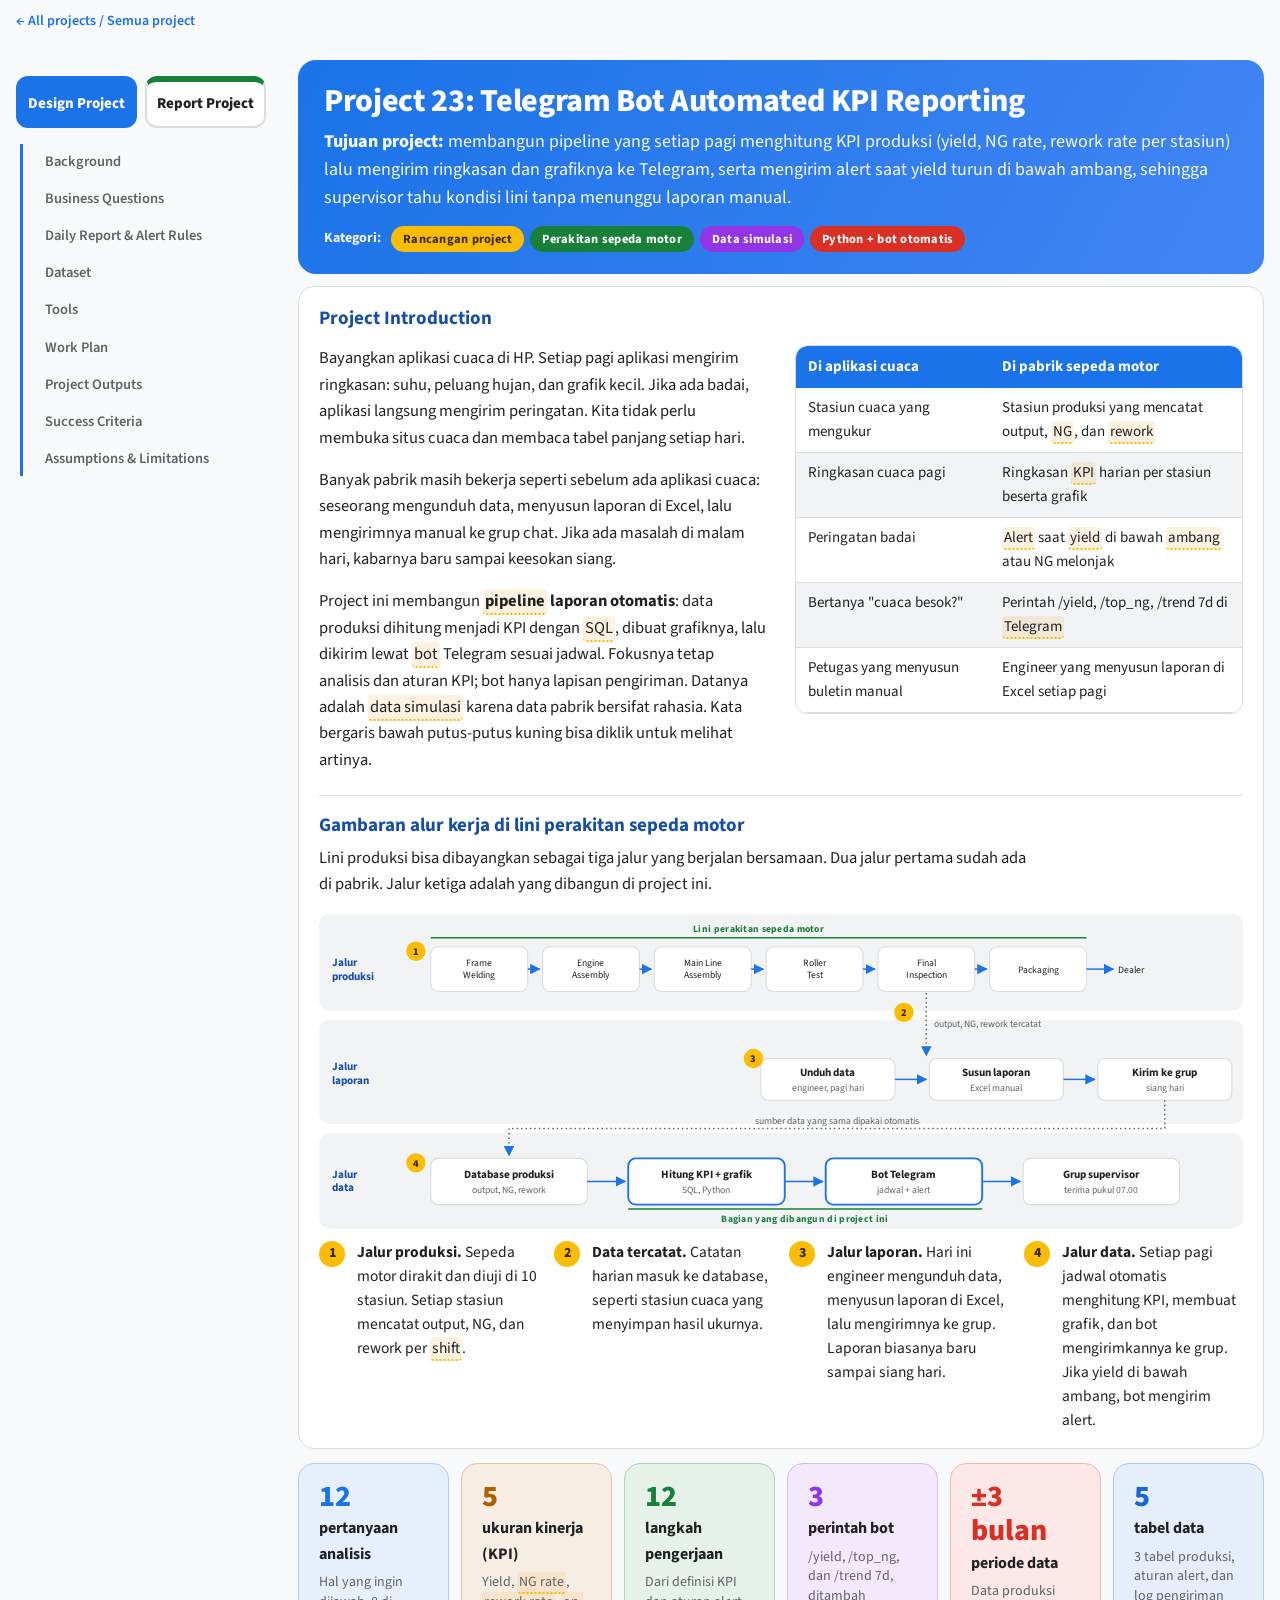
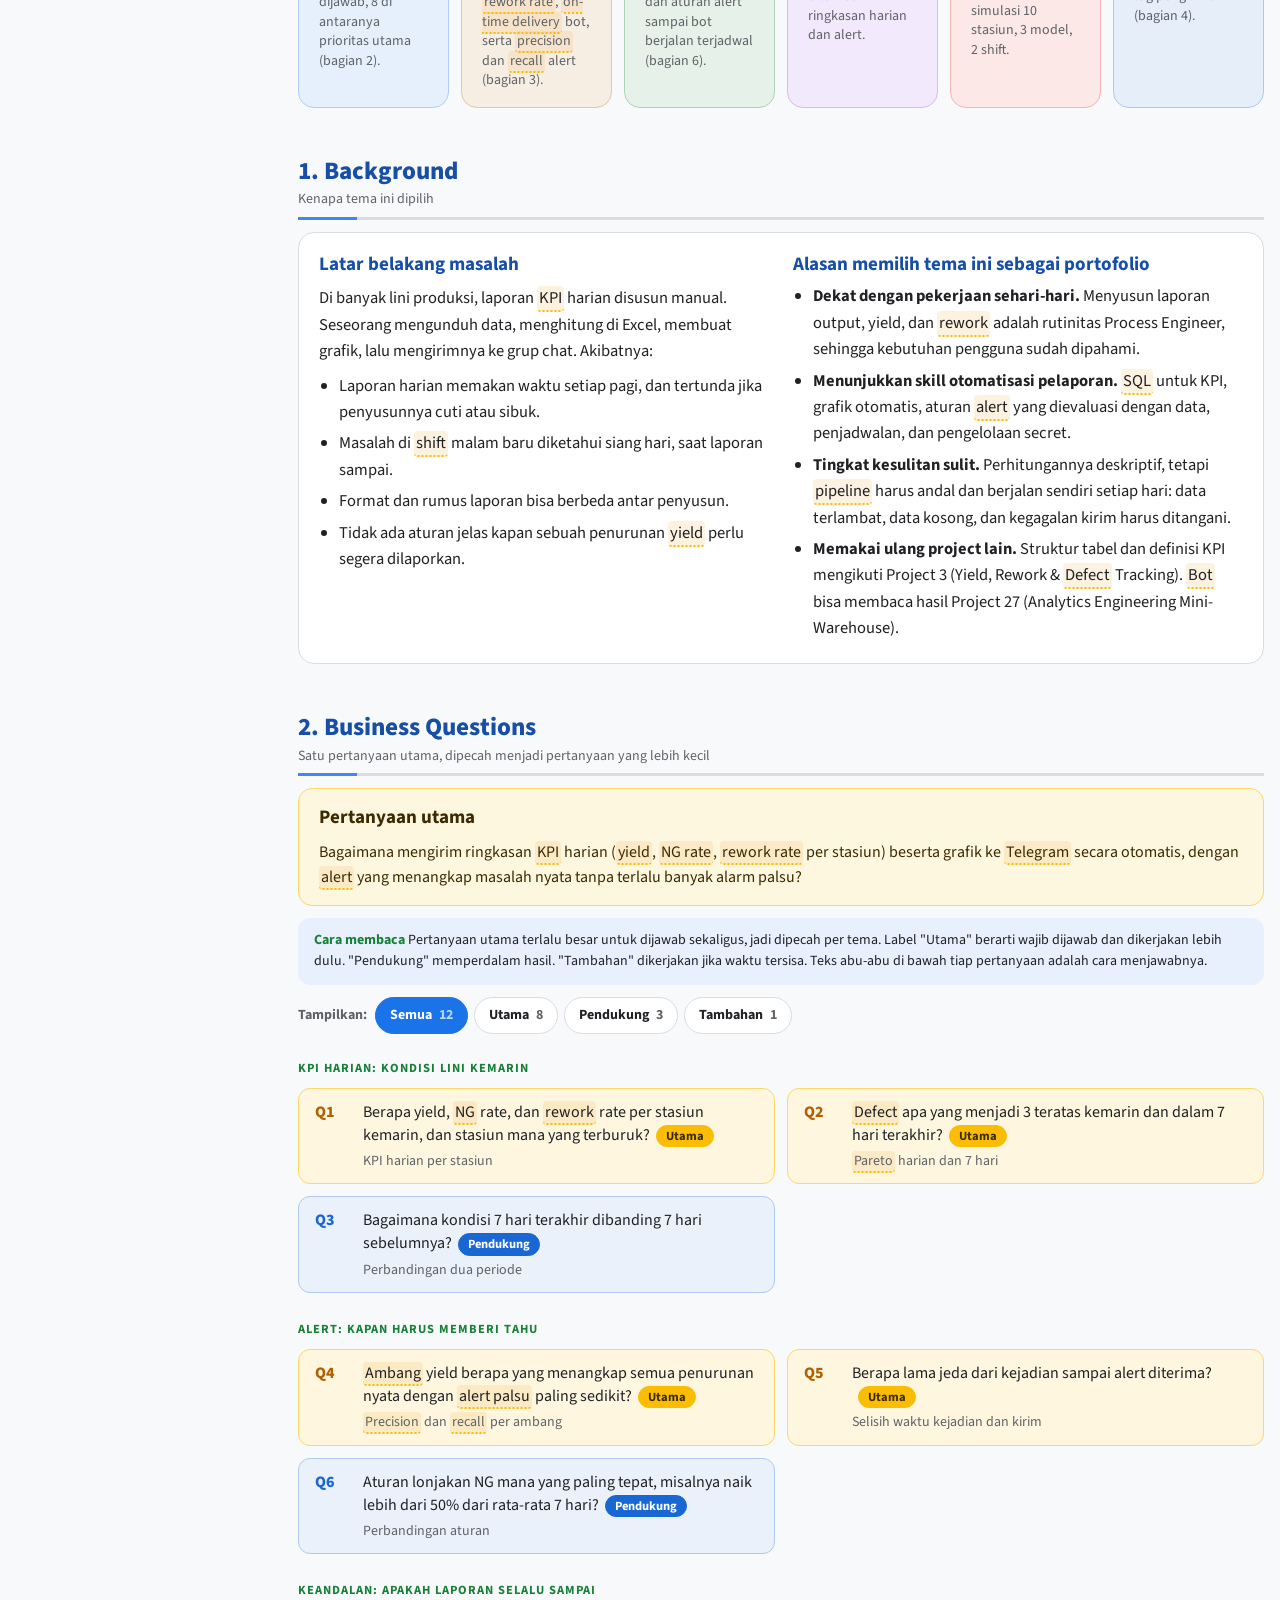
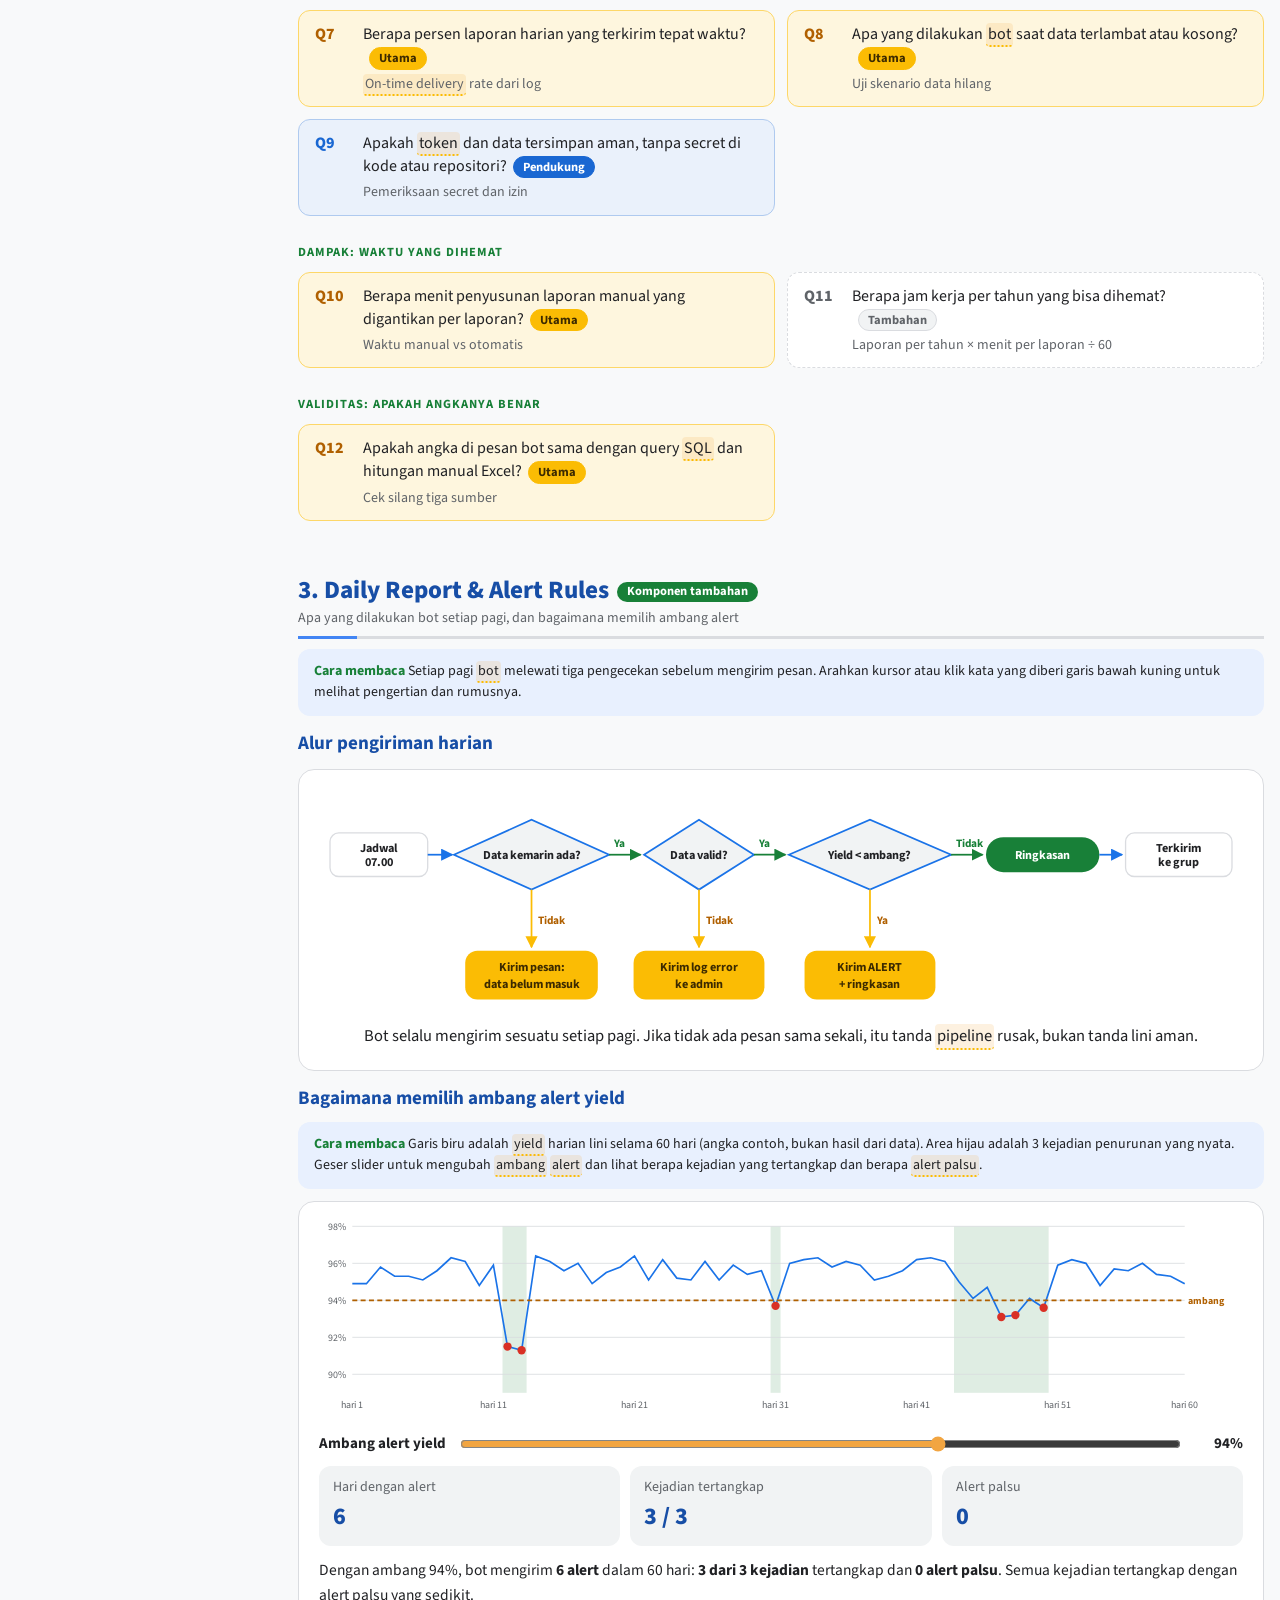
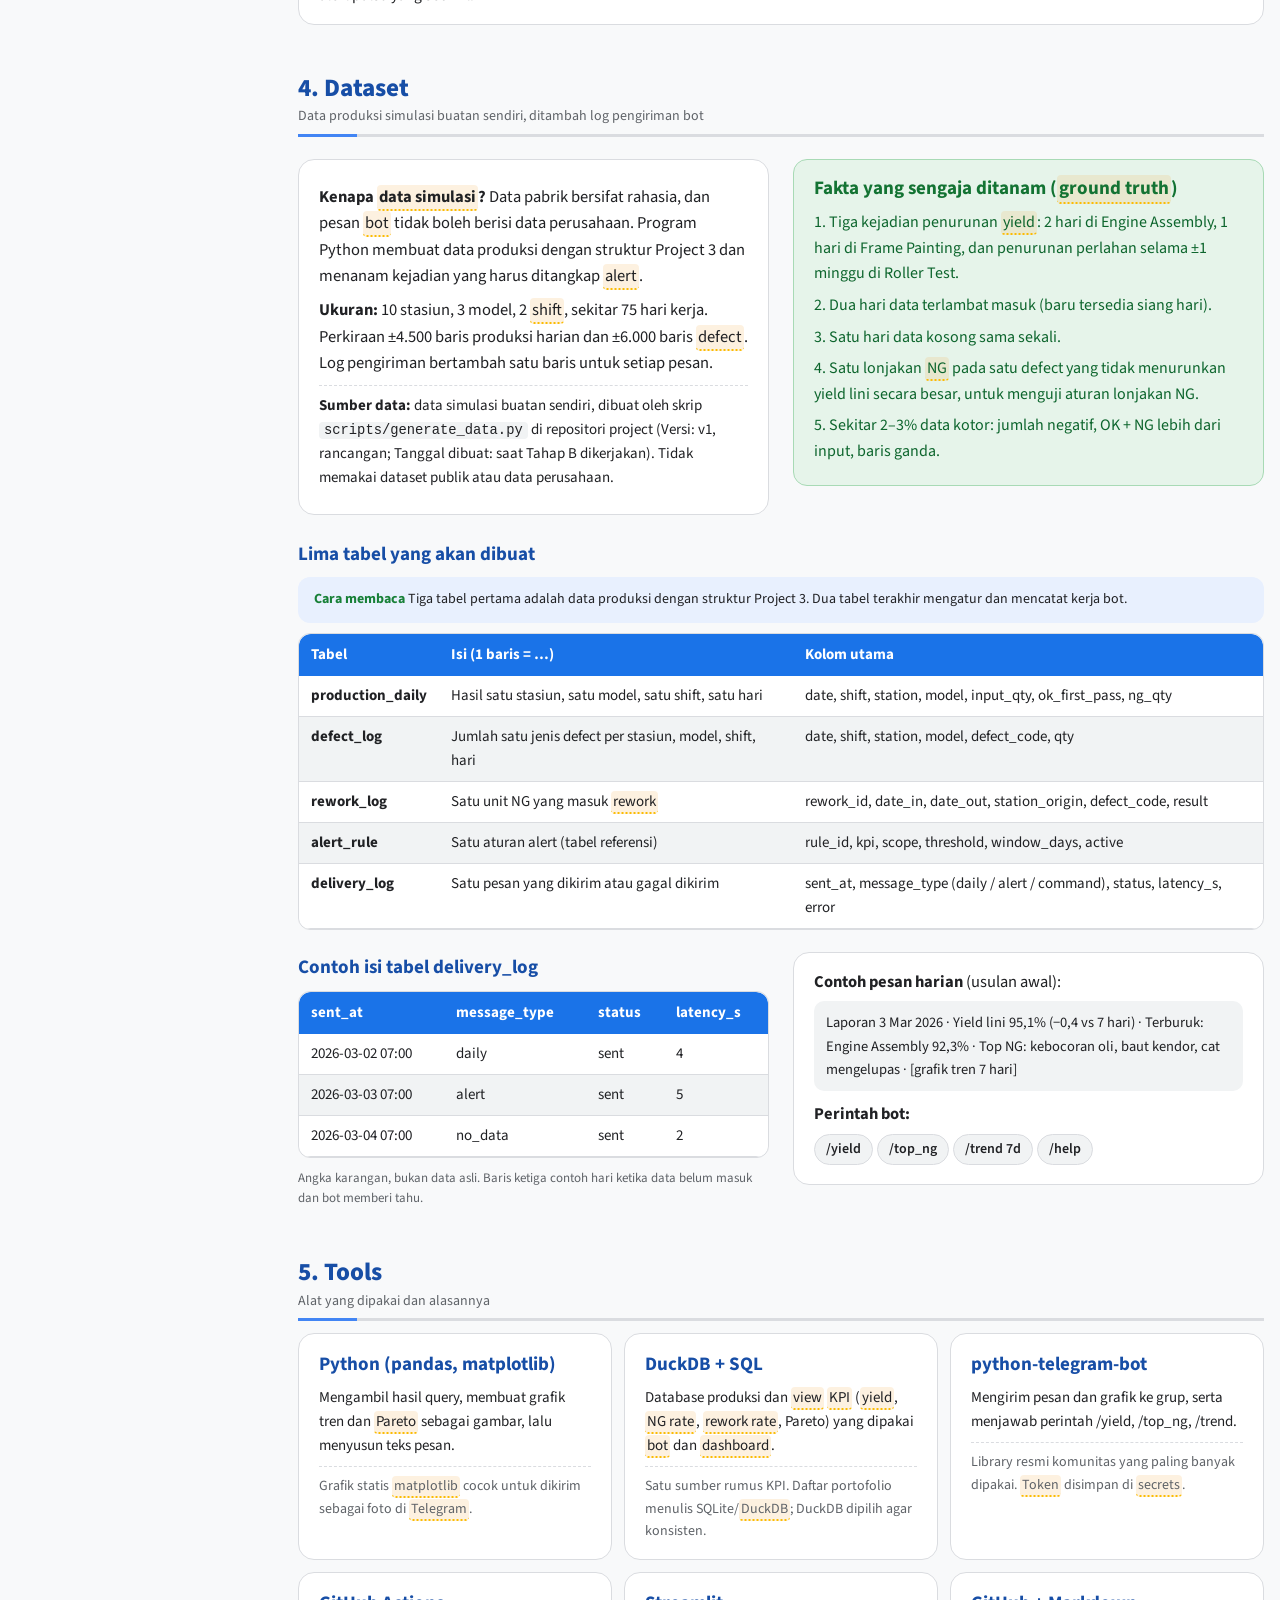
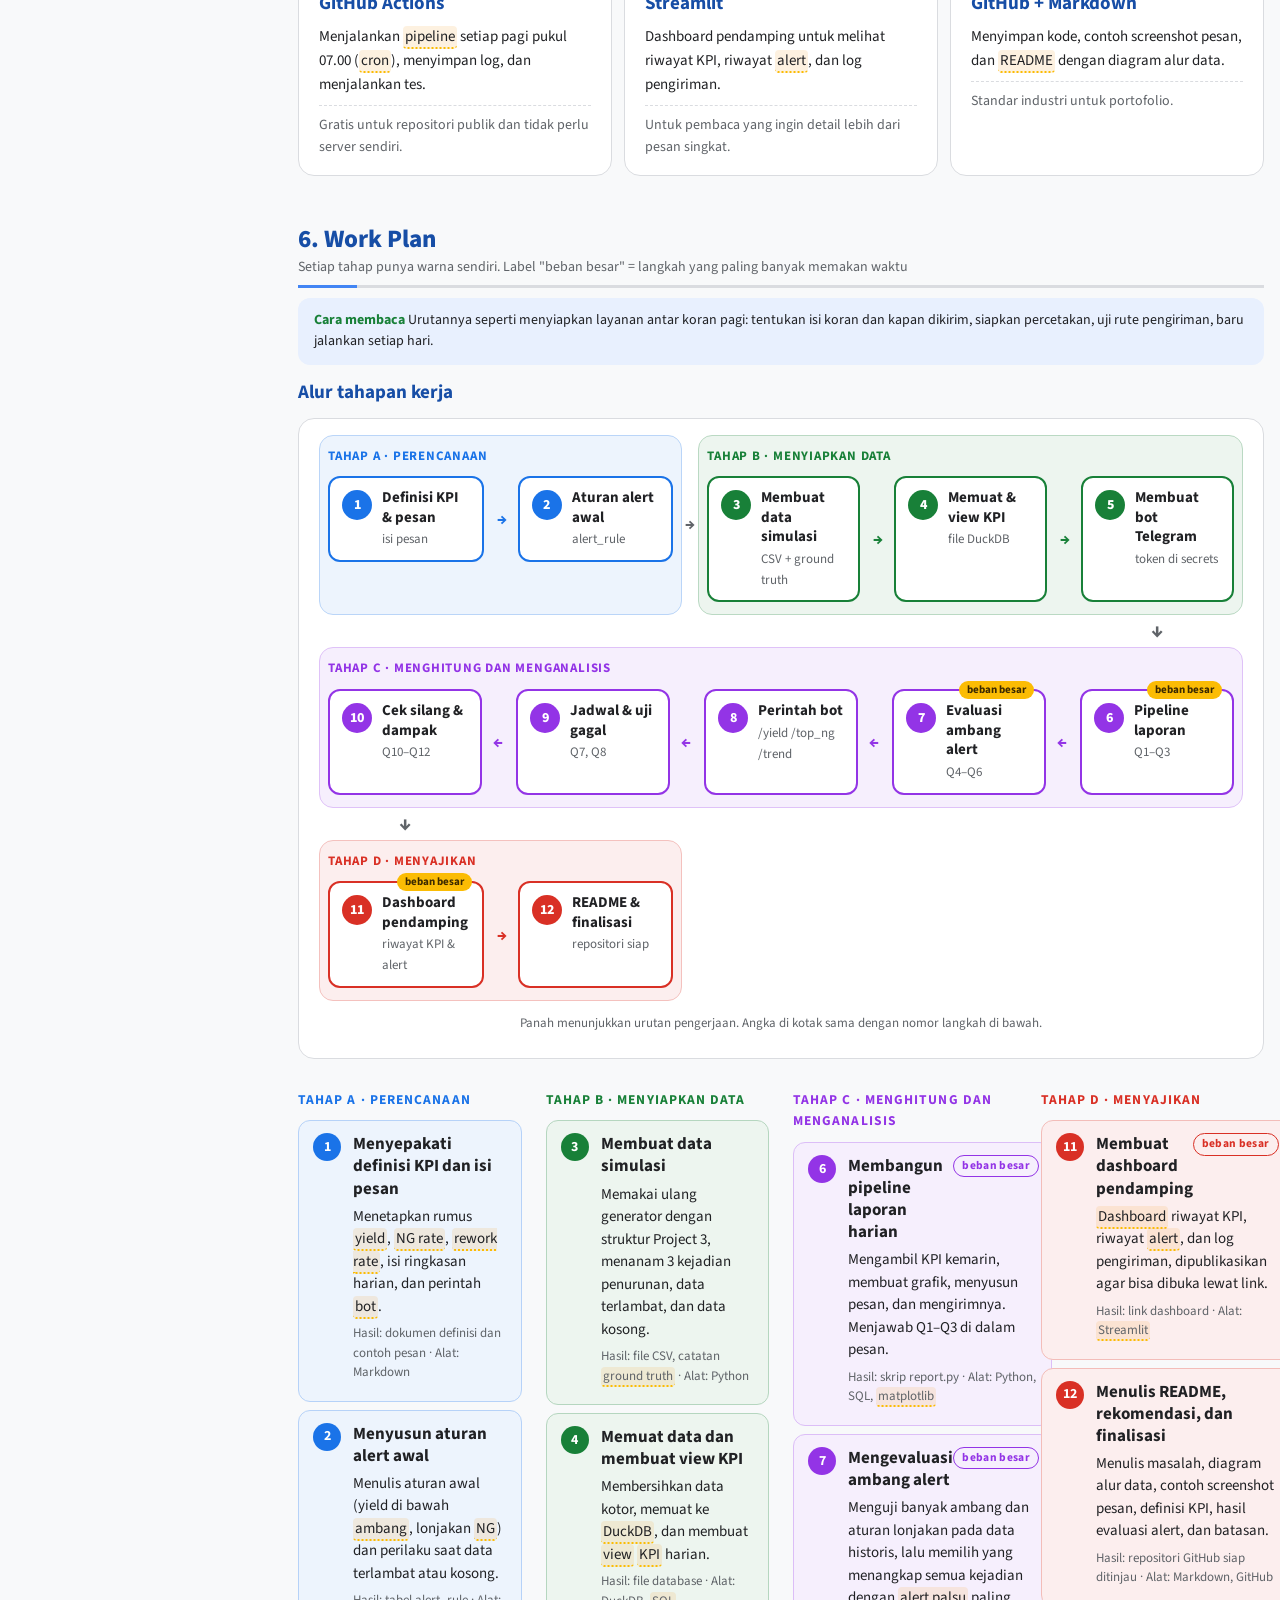
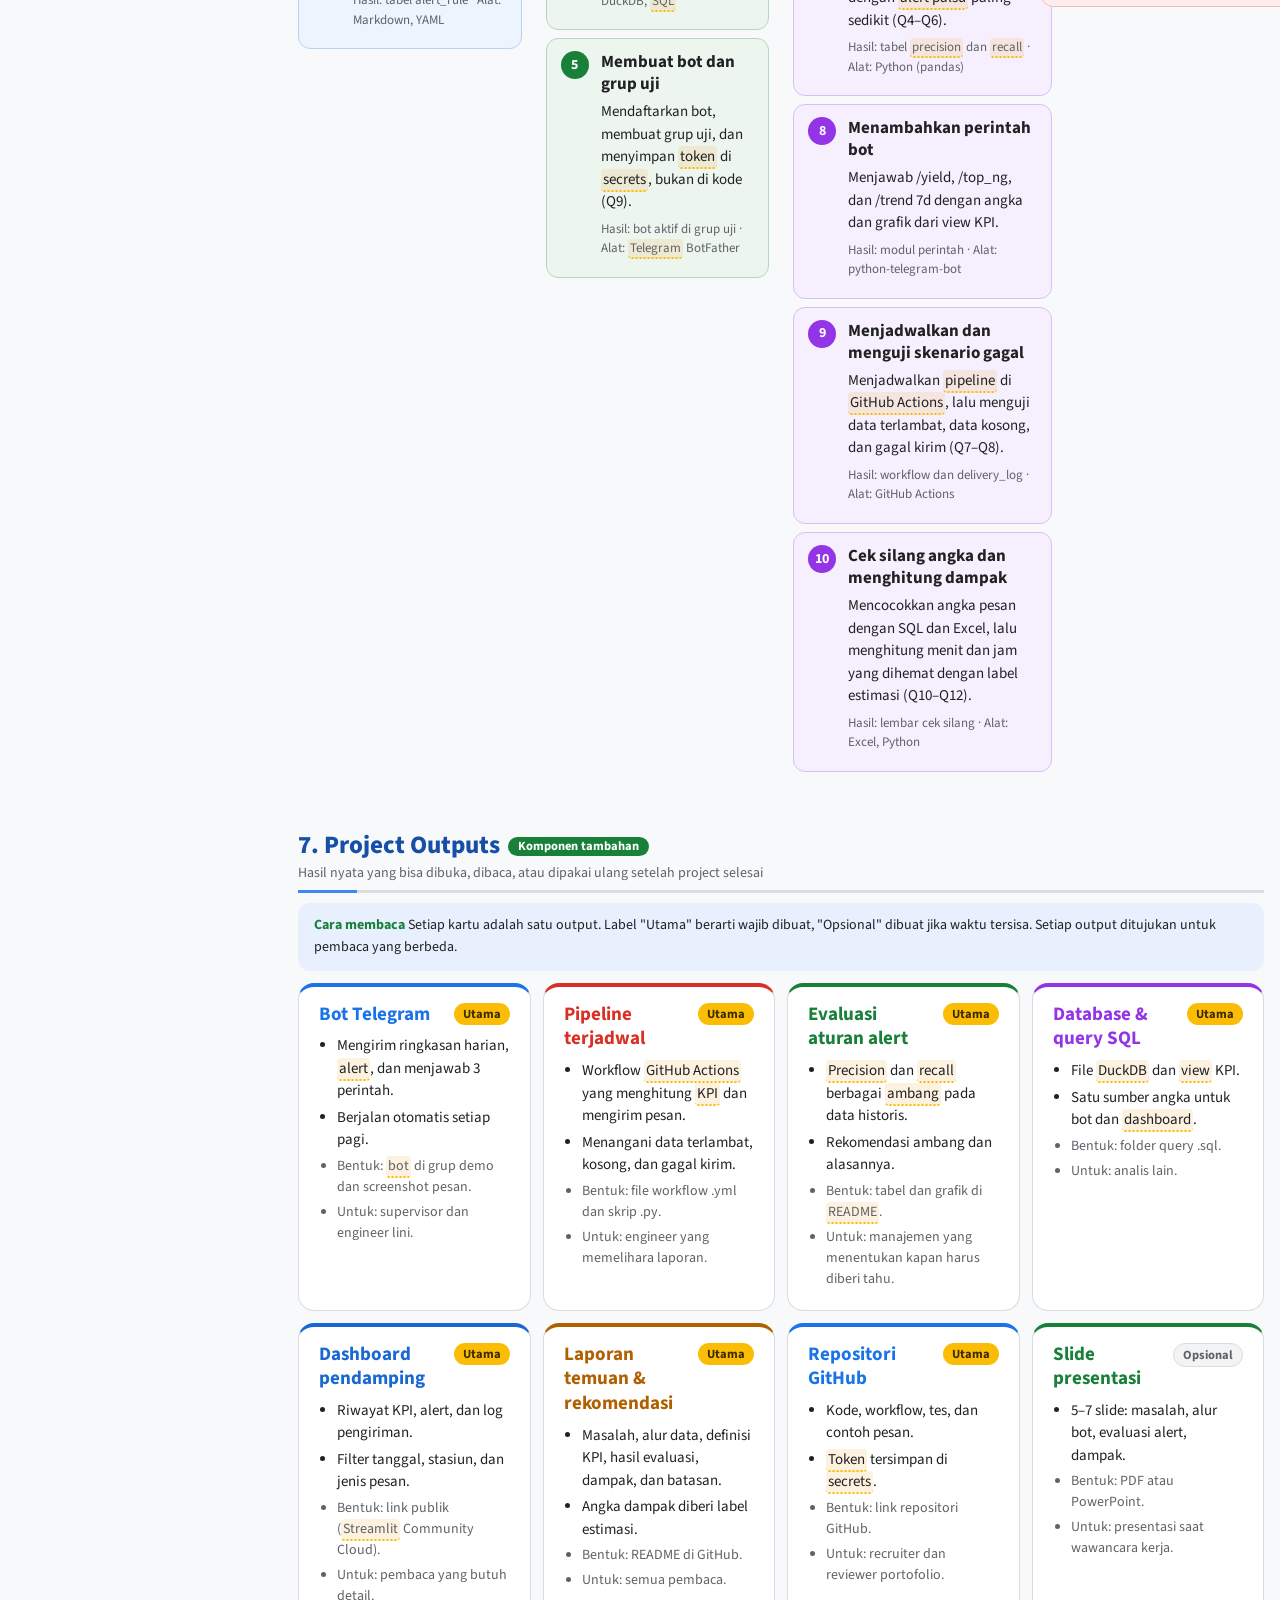
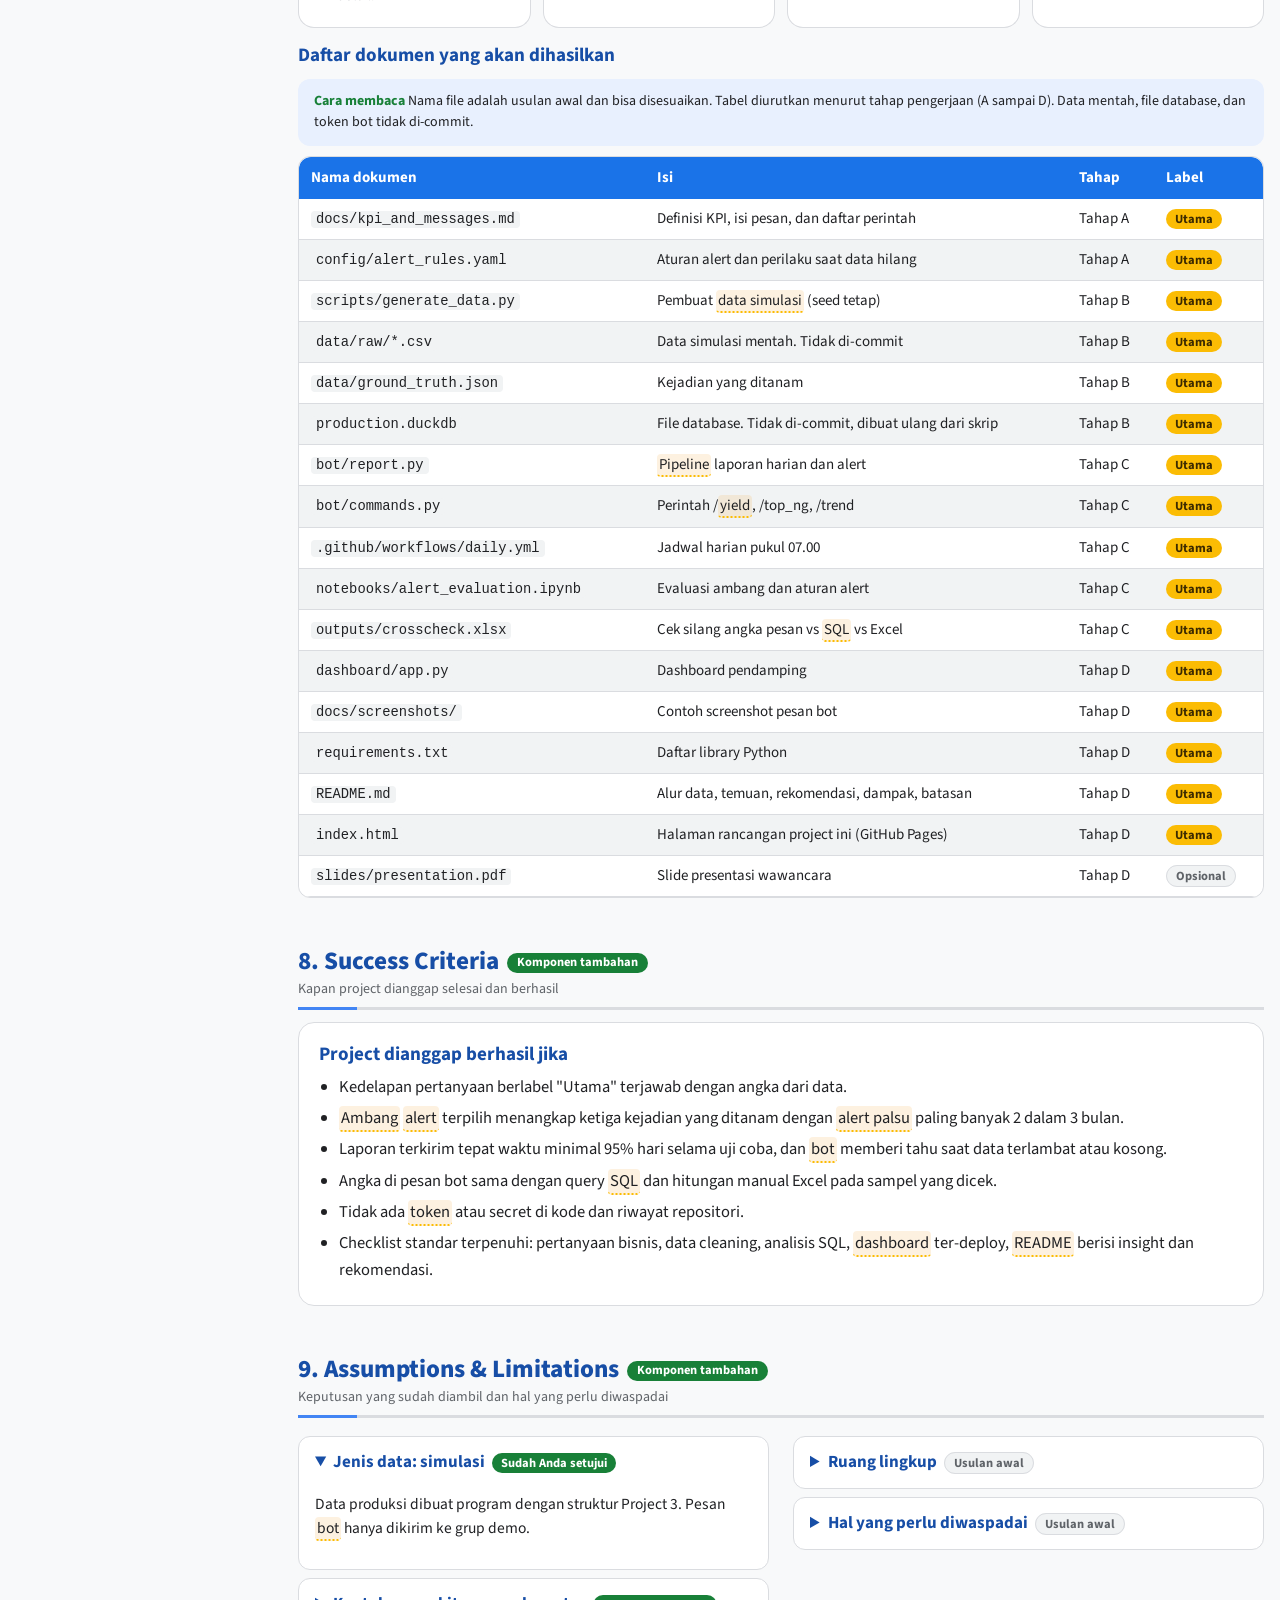
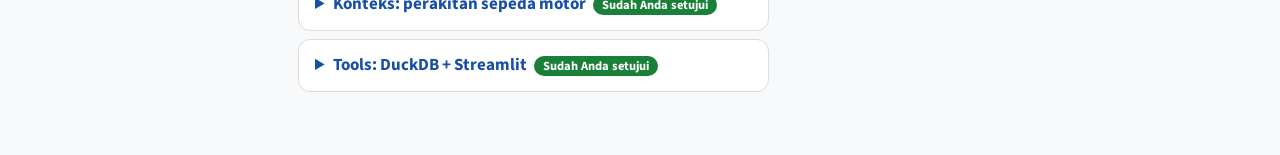
<file: index.html>
<!doctype html>
<html lang="id"><head><meta charset="utf-8"><title>Project 23: Telegram Bot Automated KPI Reporting</title>
<meta http-equiv="refresh" content="0; url=design-and-report/">
<script>location.replace("design-and-report/"+location.hash)</script></head>
<body><a href="design-and-report/">Buka halaman project</a></body></html>
</file>
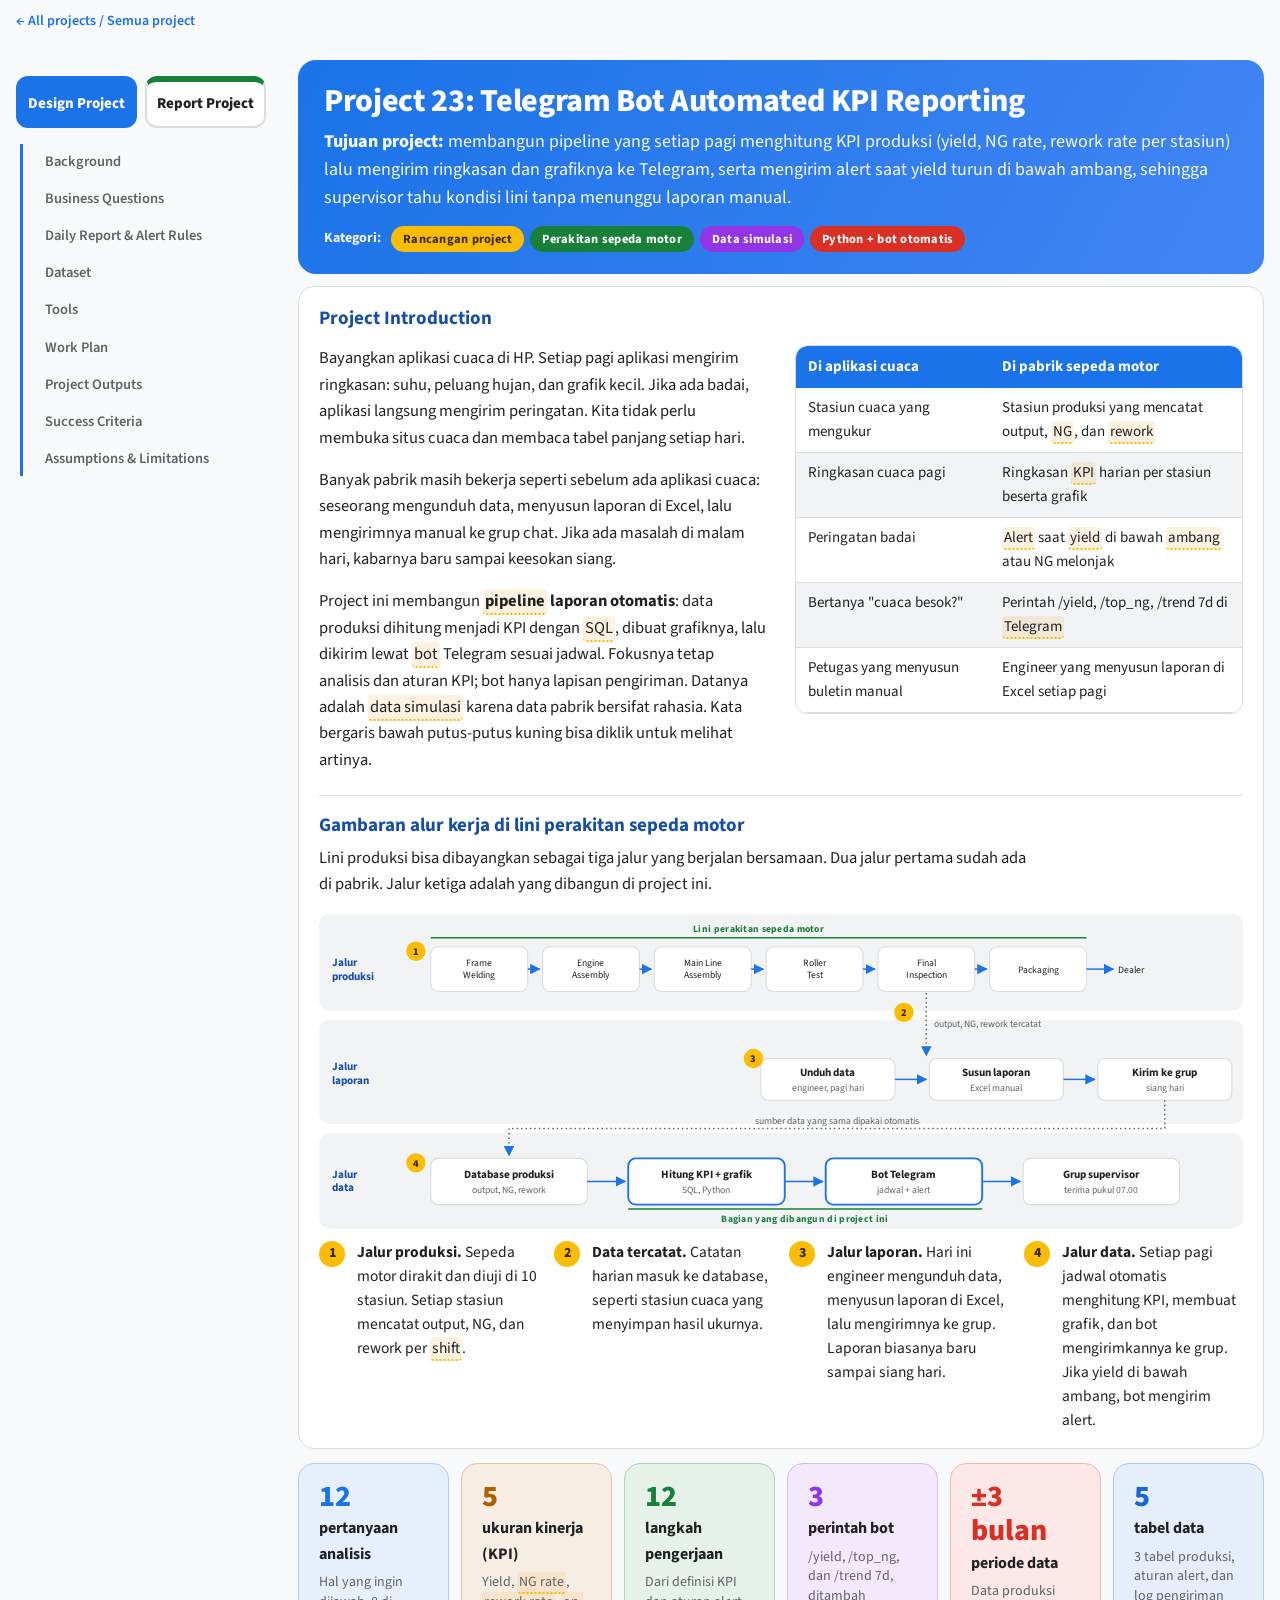
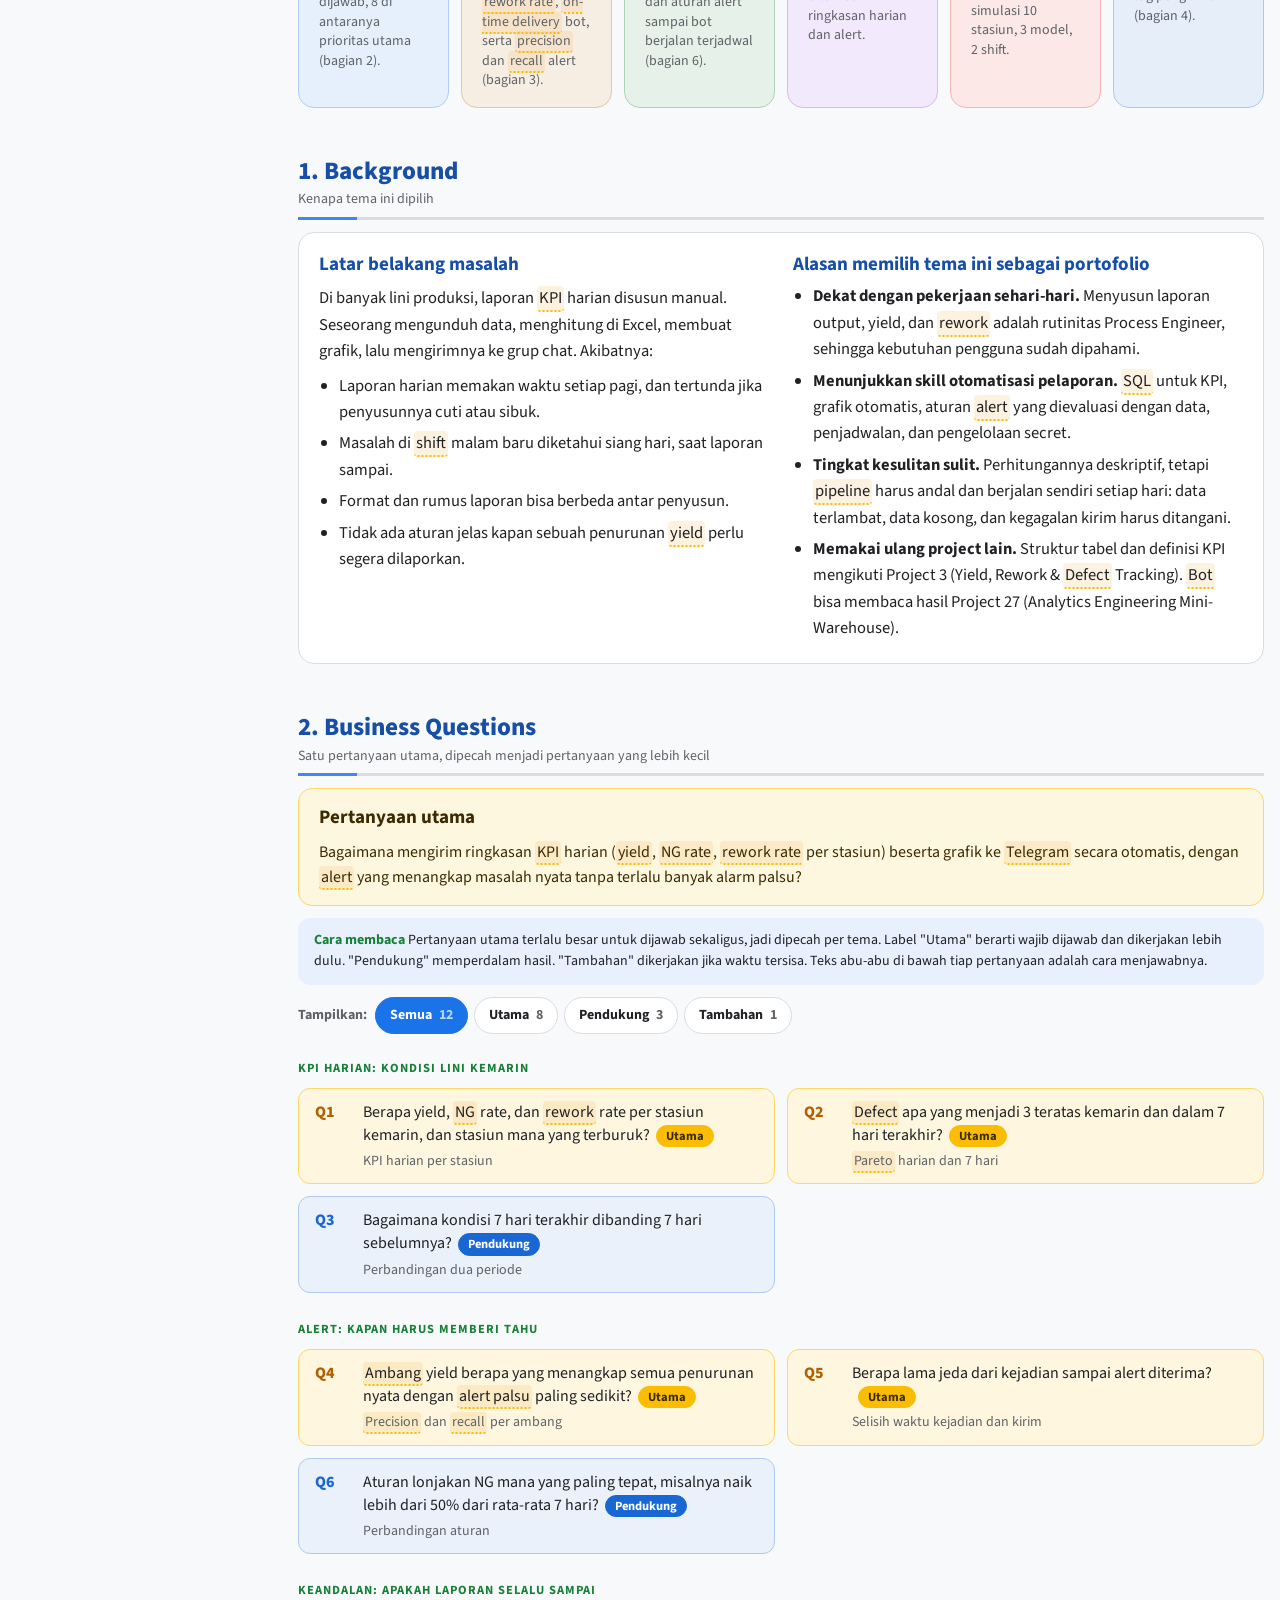
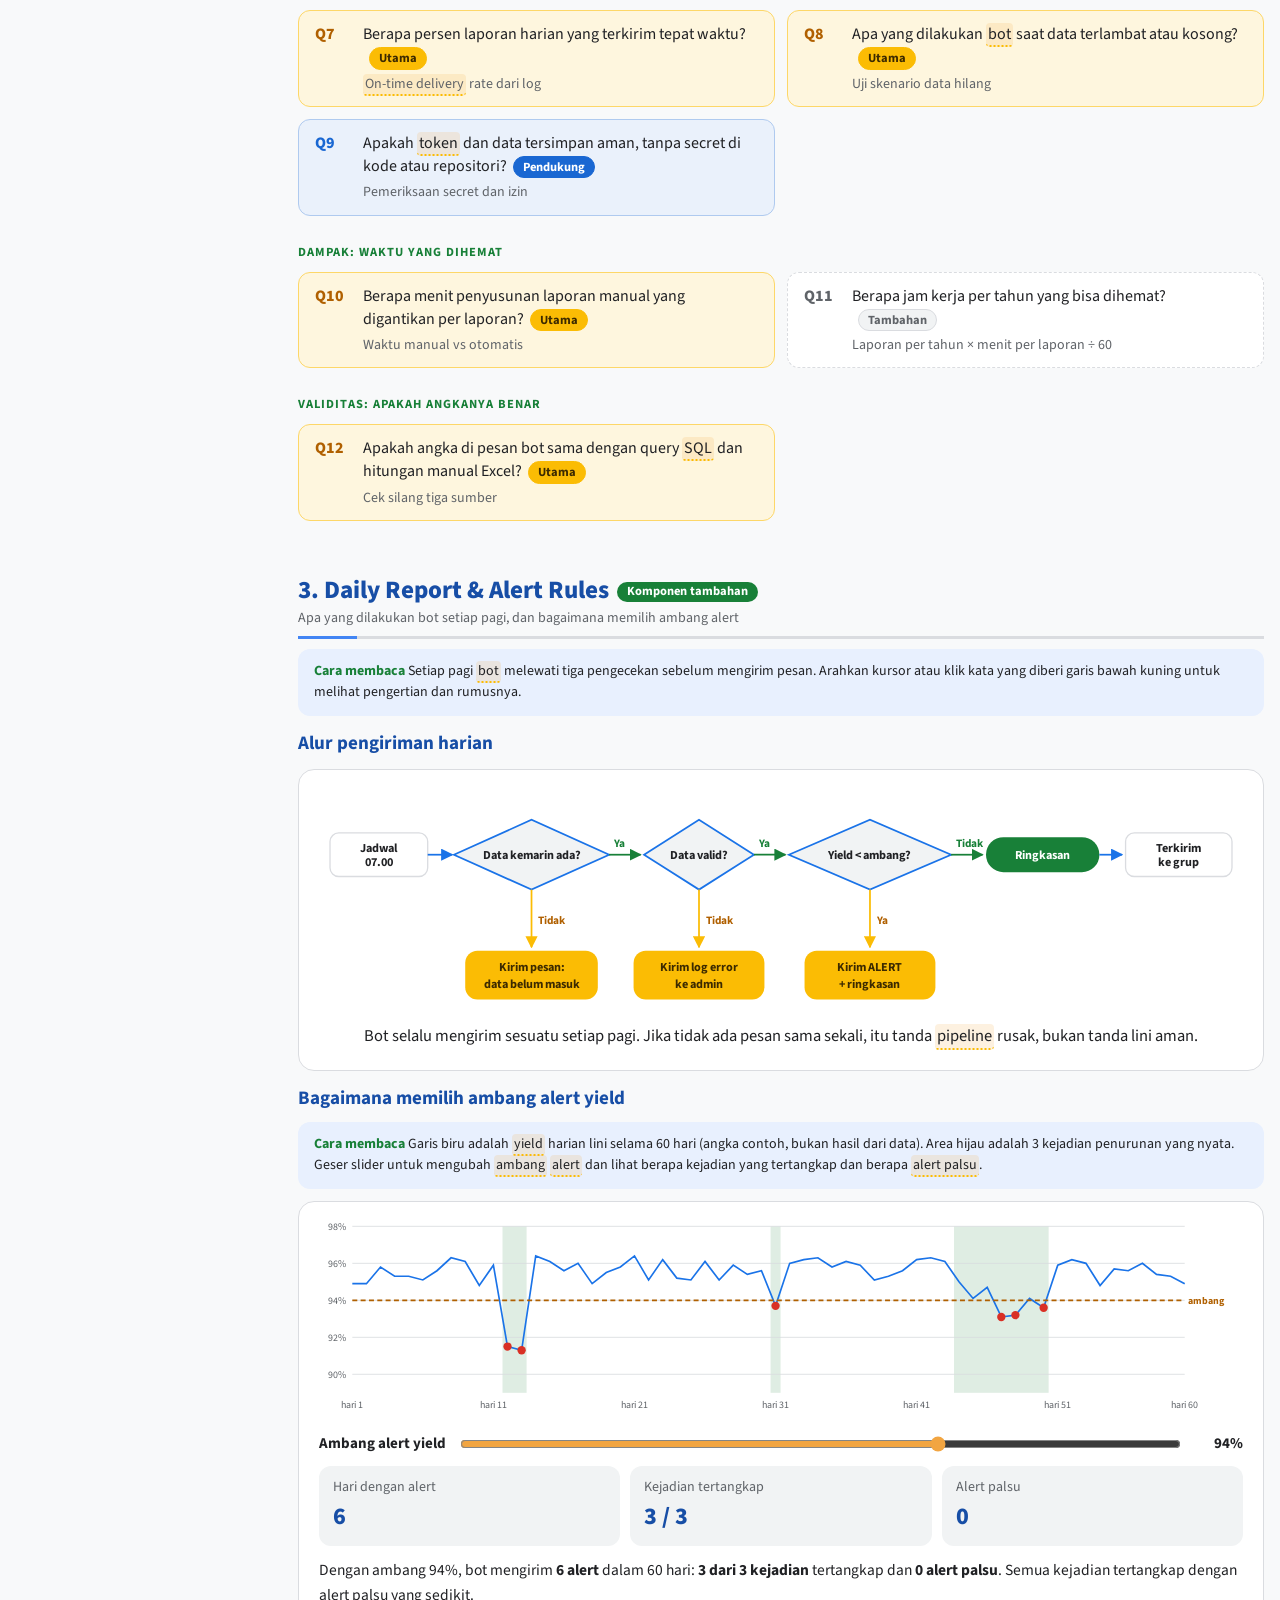
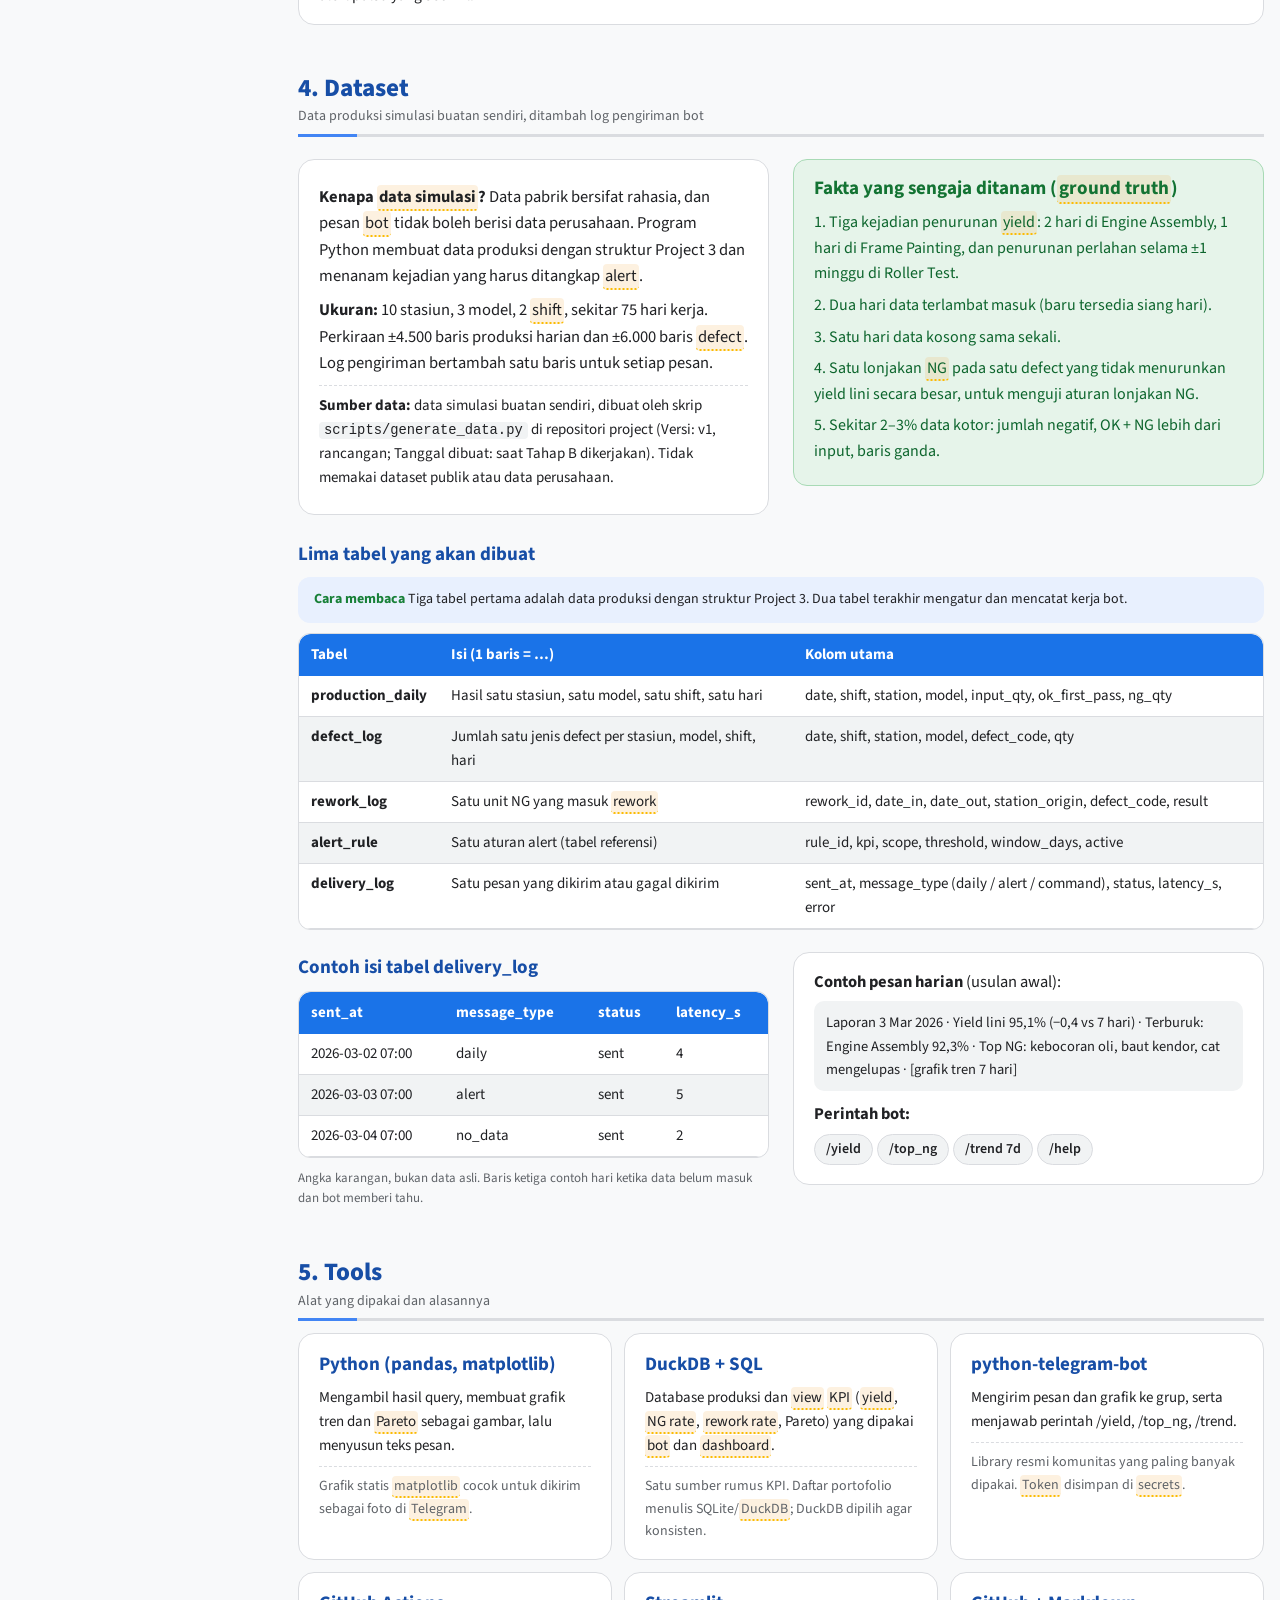
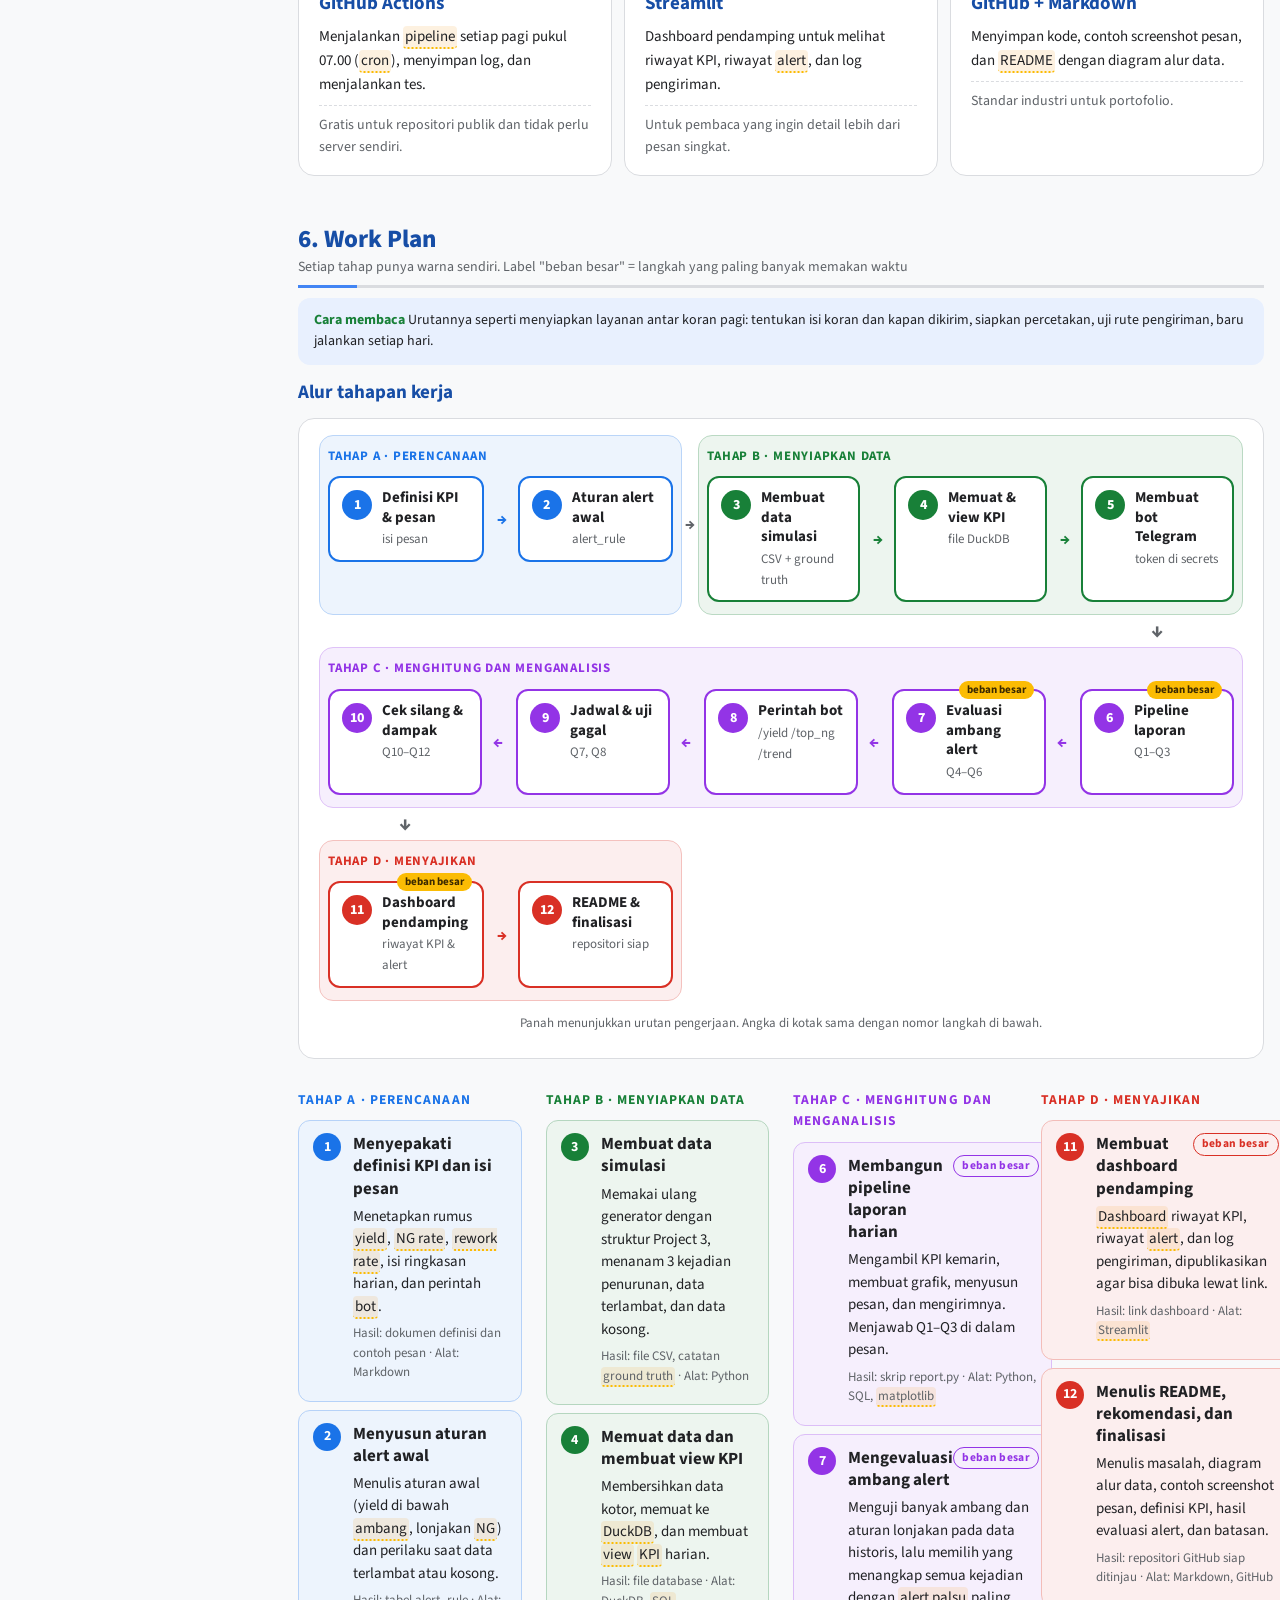
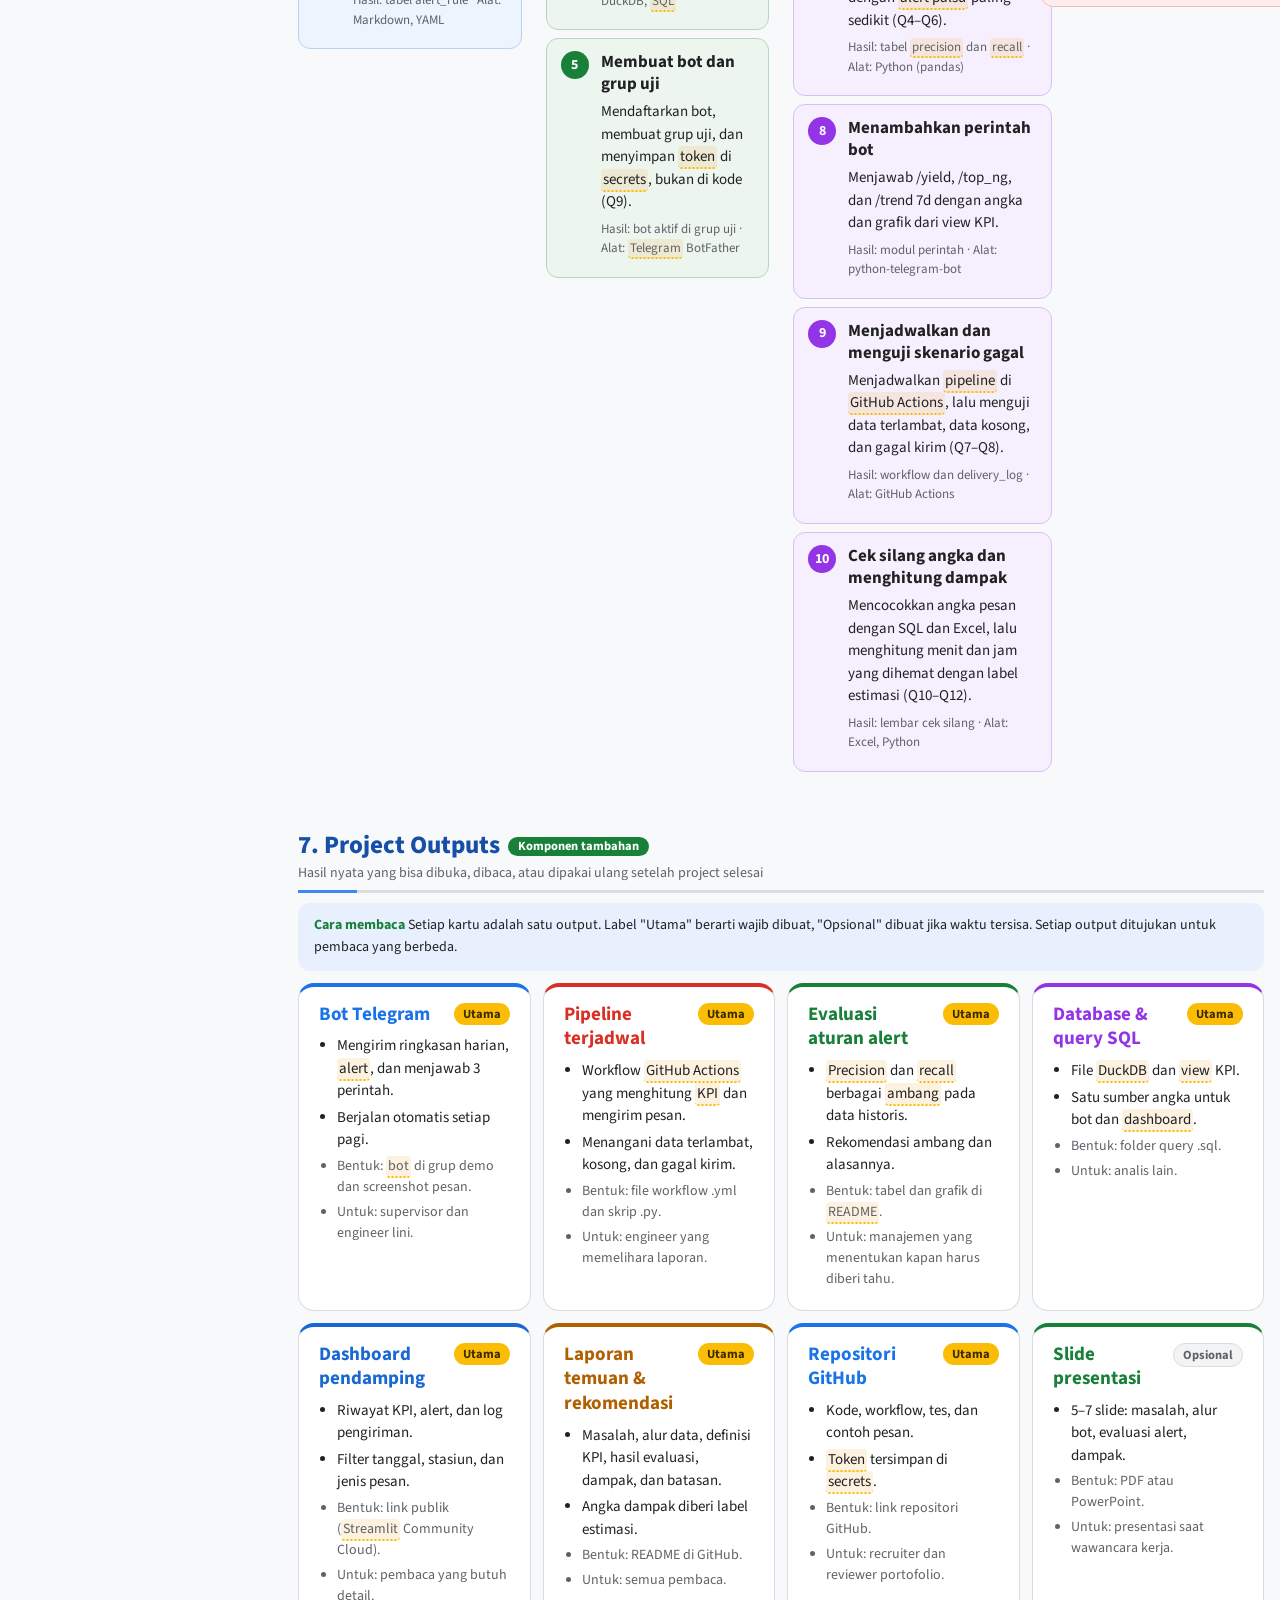
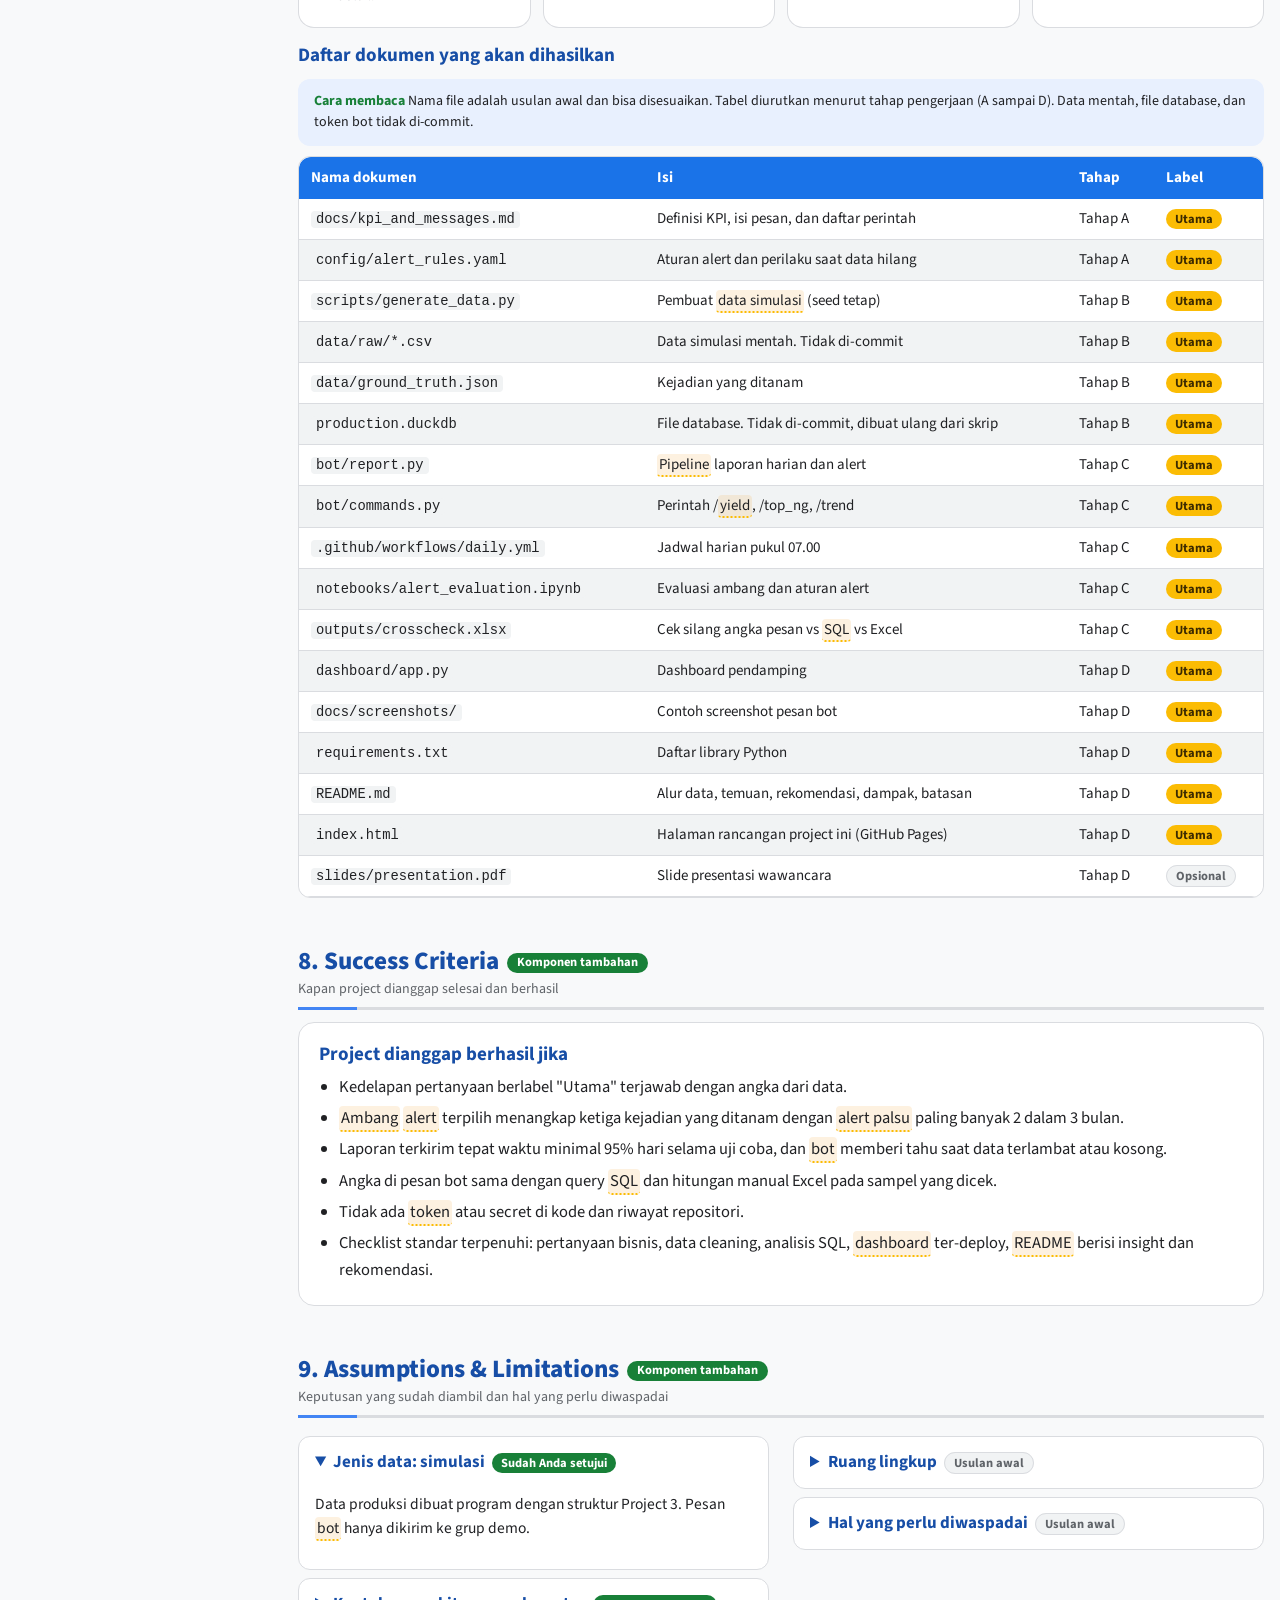
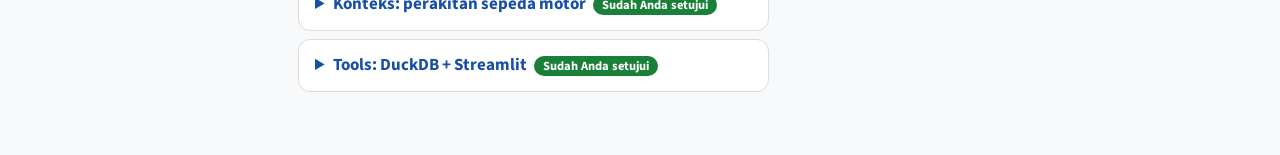
<file: design-and-report/index.html>
<!doctype html>
<html lang="id"><head><meta charset="utf-8"><meta name="viewport" content="width=device-width,initial-scale=1,viewport-fit=cover">
<title>Project 23: Telegram Bot Automated KPI Reporting</title>
<meta name="claude:viewport-fit-sides" content="cover">
<meta name="description" content="Rancangan project portofolio Data Analyst: bot Telegram yang mengirim ringkasan KPI harian dan alert otomatis dari data produksi perakitan sepeda motor.">
<link rel="preconnect" href="https://fonts.googleapis.com"><link rel="preconnect" href="https://fonts.gstatic.com" crossorigin>
<link rel="stylesheet" href="https://fonts.googleapis.com/css2?family=Source+Sans+3:wght@400;600;700;800&display=swap">
<style>
/* Layout: tema terang ala Google (single theme, sengaja): latar putih keabuan, kartu putih;
   biru = struktur, kuning = penanda utama, hijau = info pendukung, merah = aksen.
   Skala huruf: H1 32 · H2 25 · H3 19 · body 16.5 · keterangan 14 · label 12.5 */
:root{color-scheme:light;
--bg:#F8F9FA;--card:#FFFFFF;--sub:#F1F3F4;--line:#DADCE0;
--ink:#202124;--head:#174EA6;--mut:#5F6368;
--navy:#1A73E8;--navy-ink:#FFFFFF;--teal:#188038;--amber:#FBBC04;--amber-ink:#3C2A00;--bar:#1A73E8;--soft:#E8F0FE;
--gb:#4285F4;--gr:#EA4335;--gy:#FBBC04;--gg:#34A853;
--navyH:#1A73E8;--amberH:#B06000;--tealH:#188038;--plumH:#9334E6;--roseH:#D93025;--skyH:#1967D2;--onph:#fff;
--f:"Source Sans 3",Calibri,Carlito,"Segoe UI",Arial,sans-serif;
--h1:clamp(26px,2.6vw,32px);--h2:clamp(21px,2vw,25px);--h3:19px;--body:16.5px;--small:14px;--label:12.5px}
[hidden]{display:none!important}
*{box-sizing:border-box}html{scroll-padding-top:64px;scroll-behavior:smooth}
body{margin:0;background:var(--bg);color:var(--ink);font:400 var(--body)/1.6 var(--f)}
body::before{content:"";position:fixed;inset:0 0 auto;height:env(safe-area-inset-top,0px);background:var(--bg);z-index:10}
main{max-width:880px;margin:0 auto;padding-block:16px 56px;padding-left:max(16px,env(safe-area-inset-left,0px));padding-right:max(16px,env(safe-area-inset-right,0px))}
b,strong{font-weight:700}
nav{position:sticky;top:env(safe-area-inset-top,0px);z-index:9;background:var(--bg);padding:8px 0;display:flex;gap:6px;overflow-x:auto}
nav a{flex:none;background:var(--card);border:1px solid var(--line);color:var(--ink);text-decoration:none;border-radius:999px;padding:6px 14px;font-size:var(--small);font-weight:600}
nav a:hover,nav a:focus-visible{background:var(--amber);border-color:var(--amber);color:var(--amber-ink);outline:none}
.banner{background:var(--navy);color:var(--navy-ink);border-radius:18px;padding:22px 26px}
.banner h1{margin:0 0 8px;font-size:var(--h1);font-weight:800;line-height:1.2;text-wrap:balance;letter-spacing:-.01em}.banner p{margin:0;font-size:18px;line-height:1.55;opacity:.97}.banner .goal b{font-weight:800}
.tags{display:flex;gap:6px;flex-wrap:wrap;margin-top:14px}
.tags{align-items:center}.tlab{font-size:var(--small);font-weight:700;margin-right:4px;opacity:.95}
.tag{border-radius:999px;padding:3px 12px;font-size:var(--label);font-weight:700;background:rgba(255,255,255,.2);letter-spacing:.02em}.tag.a{background:var(--amber);color:var(--amber-ink)}
.card{border-radius:16px;padding:16px 20px;background:var(--card);border:1px solid var(--line);margin:12px 0}
.card p{margin:8px 0}
h2{font-size:var(--h2);font-weight:800;color:var(--head);margin:48px 0 10px;padding-bottom:8px;border-bottom:2px solid var(--line);line-height:1.25;text-wrap:balance}
h2 small{display:block;font-size:var(--small);font-weight:400;color:var(--mut);margin-top:4px}
h3{font-size:var(--h3);font-weight:700;color:var(--head);margin:16px 0 6px;line-height:1.3}
.card h3:first-child,.card>div>h3:first-child{margin-top:4px}
.add{display:inline-block;vertical-align:middle;margin-left:8px;border-radius:999px;padding:2px 10px;font-size:var(--label);font-weight:700;background:var(--teal);color:#fff}
.how{background:var(--soft);border-radius:12px;padding:12px 16px;margin:10px 0;font-size:var(--small);line-height:1.55;color:var(--ink)}.how::before{content:"Cara membaca ";font-weight:700;color:var(--teal)}
.callout{border-radius:14px;padding:14px 20px;margin:12px 0;font-size:16px}.callout h4{margin:0 0 6px;font-size:var(--h3);font-weight:700}.callout p{margin:6px 0}
.callout.a{background:var(--amber);color:var(--amber-ink)}.callout.g{background:var(--teal);color:#fff}
.kpis{display:grid;grid-template-columns:repeat(3,1fr);gap:12px;margin:14px 0}.kpis .card{margin:0}
.kpi .v{font-size:30px;font-weight:800;display:block;line-height:1.15;color:var(--head);font-variant-numeric:tabular-nums}.kpi .l{display:block;font-weight:700;font-size:16px;margin-top:2px}.kpi .d{display:block;font-size:var(--small);line-height:1.4;margin-top:6px;color:var(--mut)}
.kpi.t{background:var(--teal);border-color:var(--teal);color:#fff}.kpi.am{background:var(--amber);border-color:var(--amber);color:var(--amber-ink)}
.kpi.t .v,.kpi.t .d,.kpi.am .v,.kpi.am .d{color:inherit}
table{border-collapse:collapse;width:100%;font-size:15px;background:var(--card);border-radius:12px;overflow:hidden}
th{background:var(--navy);color:var(--navy-ink);padding:9px 12px;text-align:left;vertical-align:top;font-weight:700}
td{padding:8px 12px;border-bottom:1px solid var(--line);vertical-align:top}
tr:nth-child(odd) td{background:var(--sub)}
.scroll{overflow-x:auto;border:1px solid var(--line);border-radius:12px;margin:10px 0}
.q{background:var(--card);border:1px solid var(--line);border-radius:12px;padding:12px 16px;margin:6px 0;display:grid;grid-template-columns:40px 1fr;gap:4px 8px;font-size:16px;line-height:1.45}
.q .id{font-weight:800;color:var(--head)}.q .m{grid-column:2;font-size:var(--small);color:var(--mut)}
.pri{display:inline-block;border-radius:999px;padding:1px 9px;font-size:var(--label);font-weight:700;margin-left:6px;background:var(--sub);border:1px solid var(--line);color:var(--mut)}.pri.M{background:var(--amber);border-color:var(--amber);color:var(--amber-ink)}.pri.S{background:var(--navy);border-color:var(--navy);color:#fff}
.theme{font-size:var(--label);font-weight:700;color:var(--teal);margin:20px 0 4px;text-transform:uppercase;letter-spacing:.08em}
.flow{display:flex;flex-wrap:wrap;align-items:center;gap:6px;margin:8px 0}
.flow span{border-radius:999px;padding:5px 12px;font-size:var(--small);font-weight:700;background:var(--sub);border:1px solid var(--line)}
.flow span.ng{background:var(--amber);border-color:var(--amber);color:var(--amber-ink)}.flow span.ok{background:var(--teal);border-color:var(--teal);color:#fff}.flow i{font-style:normal;color:var(--mut);font-size:var(--small)}
.row{display:flex;align-items:center;gap:8px;margin:6px 0;width:100%;font:inherit;font-size:var(--small);color:var(--ink);background:none;border:0;padding:0;cursor:pointer;text-align:left}
.row .n{width:96px;flex:none;font-weight:600}.row .tr{flex:1;background:var(--sub);border-radius:8px;height:24px;position:relative;overflow:hidden}
.row .b{position:absolute;left:0;top:0;bottom:0;border-radius:8px;background:var(--bar);transition:width .25s}
.row.sel .b{background:var(--amber)}.row.sel .n{color:var(--head);font-weight:800}
.row .c{width:58px;text-align:right;flex:none;font-variant-numeric:tabular-nums;font-weight:600}
.row:focus-visible{outline:3px solid var(--amber);outline-offset:2px;border-radius:8px}
.ctl{display:flex;align-items:center;gap:12px;margin:14px 0 10px;font-weight:700;font-size:15px}.ctl input{flex:1;accent-color:#F2A541}.ctl output{min-width:48px;text-align:right}
.res{display:grid;grid-template-columns:repeat(3,1fr);gap:10px;margin-top:10px}.res div{background:var(--sub);border-radius:12px;padding:10px 14px;font-size:var(--small);color:var(--mut)}.res b{display:block;font-size:24px;font-weight:800;color:var(--head);font-variant-numeric:tabular-nums}
.steps{counter-reset:s;display:grid;gap:8px;margin:10px 0;padding:0;list-style:none}
.steps li{background:var(--card);border:1px solid var(--line);border-radius:12px;padding:12px 14px 12px 54px;position:relative}
.steps li::before{counter-increment:s;content:counter(s);position:absolute;left:14px;top:12px;width:28px;height:28px;border-radius:50%;background:var(--navy);color:#fff;font-weight:700;display:grid;place-items:center;font-size:14px}
.steps li.L::before{background:var(--amber);color:var(--amber-ink)}
.steps b.t{display:block;font-size:17px;color:var(--head);line-height:1.3}.steps p{margin:6px 0;font-size:15px;line-height:1.5}.steps .meta{font-size:13px;color:var(--mut)}
.phase{font-size:var(--label);font-weight:700;color:var(--teal);margin:18px 0 0;text-transform:uppercase;letter-spacing:.08em}
.tools{display:grid;grid-template-columns:repeat(2,1fr);gap:12px;margin:12px 0}.tools .card{margin:0}
.tools b{display:block;font-size:var(--h3);color:var(--head)}.tools .r{font-size:15px;margin:6px 0 0}.tools .alt{font-size:var(--small);color:var(--mut);margin:8px 0 0;padding-top:8px;border-top:1px dashed var(--line)}
details{background:var(--card);border:1px solid var(--line);border-radius:12px;padding:12px 16px;margin:8px 0}summary{cursor:pointer;font-weight:700;font-size:17px;color:var(--head)}details p{font-size:15.5px}
.pill{border-radius:999px;padding:1px 9px;font-size:var(--label);font-weight:700;background:var(--teal);color:#fff;margin-left:4px}.pill.d{background:var(--sub);border:1px solid var(--line);color:var(--mut)}
.chip{display:inline-block;border-radius:999px;padding:3px 11px;margin:3px 4px 3px 0;font-size:var(--small);font-weight:600;background:var(--sub);border:1px solid var(--line)}
.tm{border-bottom:2px dotted var(--amber);background:rgba(242,165,65,.16);border-radius:4px;padding:0 2px;cursor:help}
#tip{position:fixed;display:none;max-width:320px;white-space:pre-line;background:#202124;color:#fff;padding:10px 12px;border-radius:12px;font-size:var(--small);line-height:1.4;z-index:20;box-shadow:0 6px 20px rgba(0,0,0,.25)}
ul.tight{margin:6px 0;padding-left:20px}ul.tight li{margin:5px 0}
.intro>.layout{grid-column:1/-1}
.layout{margin-top:14px;padding-top:14px;border-top:1px solid var(--line)}.layout .lead{margin:4px 0 10px;max-width:90ch}
.figw{overflow-x:auto;margin:8px 0}.figw svg{display:block;width:100%;min-width:860px;height:auto;font-family:var(--f)}
.figw .lane{fill:var(--sub)}.figw .box{fill:var(--card);stroke:var(--line);stroke-width:1.5}.figw .box.hi{stroke:var(--bar);stroke-width:2.5}
.figw text{fill:var(--ink)}.figw .ln{font-size:15px;font-weight:700;fill:var(--head)}.figw .gl{font-size:13px;font-weight:700;fill:var(--teal);letter-spacing:.03em}
.figw .bt{font-size:13px}.figw .b{font-size:15px;font-weight:700}.figw .st{font-size:13px;fill:var(--mut)}
.figw .grp{stroke:var(--teal);stroke-width:2}.figw .ar{stroke:var(--bar);stroke-width:2}.figw .ah{fill:var(--bar)}
.figw .ng,.figw .ngs{stroke:var(--amber);stroke-width:2;stroke-dasharray:5 4}.figw .aha{fill:var(--amber)}.figw .nl{font-size:14px;font-weight:700;fill:var(--amberH)}
.figw .dt{stroke:var(--mut);stroke-width:2;stroke-dasharray:2 4}
.figw .okb{fill:var(--teal)}.figw .scb{fill:var(--amber)}.figw .wt{fill:#fff;font-size:14px;font-weight:700}.figw .at{fill:var(--amber-ink);font-size:14px;font-weight:700}
.figw .mk{fill:var(--amber)}.figw .mt{fill:var(--amber-ink);font-size:14px;font-weight:800}
.legend{counter-reset:l;list-style:none;padding:0;margin:10px 0 0;display:grid;gap:10px}
.legend li{counter-increment:l;position:relative;padding-left:38px;font-size:15.5px;line-height:1.55}
.legend li::before{content:counter(l);position:absolute;left:0;top:1px;width:26px;height:26px;border-radius:50%;background:var(--amber);color:var(--amber-ink);font-weight:800;font-size:14px;display:grid;place-items:center}
@media (min-width:1000px){.legend{grid-template-columns:repeat(4,1fr);gap:16px}}
.kpi{--h:var(--navyH);background:color-mix(in srgb,var(--h) 11%,var(--card));border-color:color-mix(in srgb,var(--h) 35%,var(--card))}
.kpi .v{color:var(--h)}.kpi .l{color:var(--ink)}.kpi .d{color:var(--mut)}
.q[data-p="M"]{background:color-mix(in srgb,var(--amber) 13%,var(--card));border-color:color-mix(in srgb,var(--amber) 60%,var(--card))}
.q[data-p="S"]{background:color-mix(in srgb,var(--skyH) 9%,var(--card));border-color:color-mix(in srgb,var(--skyH) 35%,var(--card))}
.q[data-p="N"]{border-style:dashed}
.q[data-p="M"] .id{color:var(--amberH)}.q[data-p="S"] .id{color:var(--skyH)}.q[data-p="N"] .id{color:var(--mut)}
.pri.S{background:var(--skyH);border-color:var(--skyH);color:var(--onph)}
.fbar{display:flex;flex-wrap:wrap;align-items:center;gap:6px;margin:12px 0 4px}.fbar span{font-size:var(--small);font-weight:700;color:var(--mut);margin-right:2px}
.fb{font:inherit;font-size:var(--small);font-weight:700;cursor:pointer;border-radius:999px;padding:6px 14px;border:1px solid var(--line);background:var(--card);color:var(--ink)}
.fb i{font-style:normal;opacity:.7;margin-left:4px}.fb:hover{border-color:var(--bar)}.fb:focus-visible{outline:3px solid var(--amber);outline-offset:2px}
.fb.on{background:var(--navy);border-color:var(--navy);color:#fff}.fb.on[data-f="M"]{background:var(--amber);border-color:var(--amber);color:var(--amber-ink)}.fb.on[data-f="S"]{background:var(--skyH);border-color:var(--skyH);color:var(--onph)}
.defs p{margin:0 0 12px}.defs p:last-child{margin:0}
.fx{display:inline-block;margin:2px 0;padding:1px 9px;border-radius:8px;background:color-mix(in srgb,var(--tealH) 12%,var(--card));border:1px solid color-mix(in srgb,var(--tealH) 40%,var(--card));color:var(--tealH);font-weight:700;font-size:15px;white-space:normal}
.figw.fl svg{min-width:520px;max-width:1000px;margin:0 auto}.flowfull .card{padding:20px 24px}.flowfull .card>p{text-align:center;margin:12px 0 0}.figw .dia{fill:var(--sub);stroke:var(--bar);stroke-width:2}.figw .b2{font-size:14px;font-weight:700}
.figw .arT{fill:none;stroke:var(--teal);stroke-width:2}.figw .aht{fill:var(--teal)}.figw .arA{fill:none;stroke:var(--amber);stroke-width:2}.figw .aha2{fill:var(--amber)}
.figw .lt{font-size:13px;font-weight:700;fill:var(--tealH)}.figw .la{font-size:13px;font-weight:700;fill:var(--amberH)}
.ph .phase{color:var(--ph);font-size:13.5px}
.ph .steps li{background:color-mix(in srgb,var(--ph) 8%,var(--card));border-color:color-mix(in srgb,var(--ph) 32%,var(--card))}
.ph .steps li::before,.ph .steps li.L::before{background:var(--ph);color:var(--onph)}
.ph .steps b.t{color:var(--ink)}
.steps li.L::after{content:"beban besar";position:absolute;right:12px;top:12px;font-size:11.5px;font-weight:700;letter-spacing:.03em;padding:1px 8px;border-radius:999px;border:1px solid var(--ph,var(--amber));color:var(--ph,var(--amber))}
.steps li.L b.t{padding-right:84px}
.banner{background:linear-gradient(120deg,#1A73E8,#4285F4)}
h2{border-bottom:3px solid transparent;border-image:linear-gradient(90deg,var(--gb) 0 60px,var(--line) 60px) 1}
nav a:nth-child(4n+1):hover{background:var(--gb);border-color:var(--gb);color:#fff}nav a:nth-child(4n+2):hover{background:var(--gr);border-color:var(--gr);color:#fff}nav a:nth-child(4n+4):hover{background:var(--gg);border-color:var(--gg);color:#fff}
.callout.g{background:#E6F4EA;color:#0D652D;border:1px solid #A8DAB5}.callout.g h4{color:#137333}
.callout.a{background:#FEF7E0;color:#3C2A00;border:1px solid #FDD663}
.outs{display:grid;gap:12px;margin:12px 0}.outs .card{margin:0}
.out{--h:var(--navyH);border-top:4px solid var(--h)}
.out .oh{display:flex;align-items:flex-start;justify-content:space-between;gap:8px}.out .oh b{font-size:var(--h3);color:var(--h);line-height:1.3}
.ob{flex:none;border-radius:999px;padding:1px 9px;font-size:var(--label);font-weight:700;background:var(--amber);color:var(--amber-ink)}.ob.opt{background:var(--sub);border:1px solid var(--line);color:var(--mut)}
.out ul{margin:8px 0 0;padding-left:18px;font-size:15px;line-height:1.5}.out li{margin:4px 0}
.out li:nth-last-child(-n+2){color:var(--mut);font-size:14px}
@media (min-width:700px){.outs{grid-template-columns:repeat(2,1fr)}}
@media (min-width:1280px){.outs{grid-template-columns:repeat(4,1fr)}}
.tag.c1{background:#188038;color:#fff}.tag.c2{background:#9334E6;color:#fff}.tag.c3{background:#D93025;color:#fff}.tag.c4{background:#fff;color:#1A73E8}
.sample td:first-child{white-space:nowrap}.src{border-top:1px dashed var(--line);padding-top:8px;font-size:15px}.src code{font-size:13.5px;background:var(--soft);padding:1px 6px;border-radius:6px}.note{font-size:13px;color:var(--mut);margin:6px 0 0}
.wf{display:grid;gap:4px}
.wl{--c:var(--navyH);position:relative;background:color-mix(in srgb,var(--c) 8%,var(--card));border:1px solid color-mix(in srgb,var(--c) 30%,var(--card));border-radius:14px;padding:10px 12px 12px}
.wl h4{margin:0 0 10px;font-size:13px;font-weight:700;text-transform:uppercase;letter-spacing:.06em;color:var(--c)}
.ws{display:grid;gap:22px}
.wb{position:relative;background:var(--card);border:2px solid var(--c);border-radius:12px;padding:10px 12px 10px 52px;min-height:62px}
.wb .n{position:absolute;left:12px;top:12px;width:30px;height:30px;border-radius:50%;background:var(--c);color:var(--onph);font-weight:800;font-size:14px;display:grid;place-items:center}
.wb b{display:block;font-size:15px;line-height:1.3}.wb .s{display:block;font-size:13px;color:var(--mut);margin-top:2px}
.wb.L::before{content:"beban besar";position:absolute;top:-10px;right:10px;background:var(--amber);color:var(--amber-ink);font-size:11px;font-weight:700;padding:0 8px;border-radius:999px;line-height:18px}
.wb:not(:last-child)::after{content:"↓";position:absolute;left:50%;bottom:-21px;transform:translateX(-50%);color:var(--c);font-weight:800;font-size:16px;line-height:1}
.wa{text-align:center;font-weight:800;font-size:20px;color:var(--mut);line-height:1.2}
.wrow,.wrow1{display:grid;gap:4px}
.wrow>.wl:first-child{margin-bottom:24px}.wrow>.wl:first-child::after{content:"↓";position:absolute;left:50%;bottom:-24px;transform:translateX(-50%);font-weight:800;font-size:20px;color:var(--mut)}
@media (min-width:1200px){
.wrow{grid-template-columns:2fr 3fr;gap:30px}.wrow>.wl:first-child{margin-bottom:0}.wrow>.wl:first-child::after{content:"→";left:auto;right:-24px;bottom:auto;top:50%;transform:translateY(-50%)}
.wrow1{grid-template-columns:2fr 3fr}
.ws{grid-template-columns:repeat(var(--k),1fr);gap:26px}
.wb:not(:last-child)::after{content:"→";left:auto;right:-25px;bottom:auto;top:50%;transform:translateY(-50%)}
.wl{padding-left:8px;padding-right:8px}.ws{gap:34px}
.wrow,.wrow1{gap:16px}.wrow>.wl:first-child::after{right:-14px;font-size:16px}
}
.docs code{font-size:13.5px;background:var(--soft);padding:1px 6px;border-radius:6px;white-space:nowrap}.docs td:nth-child(3){white-space:nowrap}
/* layar lebar: nav jadi sidebar, konten dibagi kolom */
.two{display:grid;gap:0 24px;align-items:start}.two>*{min-width:0}
.qgrid{display:grid;gap:0 12px}.qgrid>*{min-width:0}
@media (min-width:1000px){
main{max-width:1480px}
.two,.qgrid{grid-template-columns:1fr 1fr}.qgrid .theme{grid-column:1/-1}
.kpis{grid-template-columns:repeat(6,1fr)}.tools{grid-template-columns:repeat(3,1fr)}
.intro{display:grid;grid-template-columns:1fr 1fr;column-gap:28px;align-items:start}.intro h3{grid-column:1/-1}.intro>p{grid-column:1}.intro>.scroll{grid-column:2;grid-row:2/span 3;margin-top:8px}
.phases{display:grid;grid-template-columns:repeat(2,1fr);gap:0 24px}.phases>*{min-width:0}
}
@media (min-width:1280px){
main{display:grid;grid-template-columns:190px minmax(0,1fr);column-gap:32px}
main>*{grid-column:2}
main>nav{grid-column:1;grid-row:1/span 60;align-self:start;flex-direction:column;padding-top:16px}
main>nav a{border-radius:10px;font-size:15px;padding:8px 14px}
.phases{grid-template-columns:repeat(4,1fr)}
}
@media (max-width:620px){.kpis,.res{grid-template-columns:1fr 1fr}.tools{grid-template-columns:1fr}.row .n{width:78px}.banner{padding:18px}}
@media (prefers-reduced-motion:reduce){html{scroll-behavior:auto}.row .b{transition:none}}
.row.sim{cursor:default}.row .gh{position:absolute;left:0;top:0;bottom:0;border-radius:8px;background:color-mix(in srgb,var(--mut) 28%,var(--card))}
.row.sim .n{width:170px}.cxb{margin-top:0}@media (max-width:620px){.row.sim .n{width:110px;font-size:13px}}
.chart svg{display:block;width:100%;height:auto;font-family:var(--f)}.chart .ax{stroke:var(--line)}.chart .tx{font-size:12px;fill:var(--mut)}
.chart .ln2{fill:none;stroke:var(--bar);stroke-width:2}.chart .th{stroke:var(--amberH);stroke-width:2;stroke-dasharray:6 4}.chart .hb{fill:var(--bar)}.chart .sp{stroke:var(--roseH);stroke-width:2;stroke-dasharray:4 4}
.chart .dot{fill:var(--roseH)}.chart .inc{fill:color-mix(in srgb,var(--tealH) 14%,var(--card))}.chart .bl{stroke:var(--amberH);stroke-width:2;stroke-dasharray:6 4}
.row .gh2{position:absolute;left:0;top:0;bottom:0;border-right:3px solid var(--amberH);background:rgba(255,255,255,.35);border-radius:8px 0 0 8px}
@media (min-width:1200px){.wa{display:grid;grid-template-columns:repeat(5,1fr);gap:34px;padding:0 9px}.wa.r span{grid-column:5}.wa.l span{grid-column:1}
.ws.rev{direction:rtl}.ws.rev .wb{direction:ltr}.ws.rev .wb:not(:last-child)::after{content:"←";right:auto;left:-25px}}
.figw .dt2{fill:none;stroke:var(--mut);stroke-width:2;stroke-dasharray:2 4}
.tab{flex:none;font:inherit;font-size:15px;font-weight:800;cursor:pointer;background:var(--card);border:2px solid var(--line);color:var(--ink);border-radius:999px;padding:6px 16px}
.tab[data-t=design]{--c:var(--navy)}.tab[data-t=report]{--c:var(--teal)}
.tab:hover{border-color:var(--c)}.tab.on{background:var(--c);border-color:var(--c);color:#fff}.tab:focus-visible{outline:3px solid var(--amber);outline-offset:2px}
.links{display:contents}.links[data-tab=design]{--ac:var(--navy)}.links[data-tab=report]{--ac:var(--teal)}
.links a{font-size:13.5px;font-weight:600;color:var(--mut);padding:5px 12px}
.pane code{font-size:.92em;background:var(--sub);border-radius:4px;padding:1px 5px;overflow-wrap:anywhere}
.pane pre{background:var(--sub);border:1px solid var(--line);border-radius:12px;padding:12px 16px;overflow-x:auto;font-size:14px;line-height:1.5}.pane pre code{background:none;padding:0;overflow-wrap:normal}
.pill.p{background:var(--amber);color:var(--amber-ink)}
.callout a{color:inherit;font-weight:700;text-decoration:underline}
@media (min-width:1280px){
main>nav{gap:8px}
.tab{border-radius:12px;font-size:16px;padding:12px 16px;text-align:left;border-left:8px solid var(--c)}
.links{display:flex;flex-direction:column;gap:2px;margin:0 0 8px 12px;padding-left:12px;border-left:3px solid var(--ac)}
main>nav .links a{background:none;border:0;border-radius:8px;font-size:14.5px;font-weight:600;color:var(--mut);padding:6px 10px}
main>nav .links a:hover,main>nav .links a:focus-visible{background:var(--soft);color:var(--head)}
}
.rt{font-size:14.5px}.rt td,.rt th{padding:7px 10px;vertical-align:top;overflow-wrap:normal}.rt td:not(:first-child){font-variant-numeric:tabular-nums}.rt td:first-child{white-space:nowrap}.rt code{font-size:.9em}
.rc svg{min-width:0!important;max-width:100%}.figw.rc{overflow-x:auto}.figw.rc svg{min-width:640px!important}.figw.rc.sm svg{max-width:760px;margin:0 auto}
.rc svg text{fill:#5F6368;font-size:12px}
.lg{display:flex;flex-wrap:wrap;gap:6px 18px;font-size:14px;margin:4px 0 8px}.lg i{display:inline-block;width:12px;height:12px;border-radius:3px;margin-right:6px;vertical-align:-1px}
.grid2>*{min-width:0}
table.evq td:first-child{width:56px}
.evq .en{display:inline-grid;place-items:center;width:30px;height:30px;border-radius:50%;background:var(--soft);color:var(--head);font-weight:800;font-size:14px}
.evq a{color:var(--ink);font-weight:700;font-size:16px;text-decoration:none;display:inline-flex;align-items:center;gap:6px;padding:2px 0;border-bottom:2px solid transparent}
.evq a:hover,.evq a:focus-visible{color:var(--navy);border-bottom-color:var(--navy)}.evq tr:hover td{background:var(--soft)}
.evq .pill{white-space:nowrap}.rt .pill{white-space:nowrap}
.qa{display:grid;grid-template-columns:auto 1fr;gap:0 12px;padding:10px 14px;border-radius:12px;background:var(--sub);border-left:5px solid var(--teal);margin:10px 0}
.qa.w{border-left-color:var(--amber)}.qa .qn{font-weight:800;font-size:15px;color:#fff;background:var(--teal);border-radius:8px;padding:2px 9px;height:fit-content;margin-top:2px}
.qa.w .qn{background:var(--amberH)}.qa .qt{font-weight:700;line-height:1.4}.qa .qm{font-size:13px;color:var(--mut);margin:2px 0}.qa p{margin:4px 0 2px}
.qlist{font-size:13px;font-weight:700;color:var(--mut);margin-left:6px;letter-spacing:.02em}
.report-note{font-size:14px;color:var(--mut)}
.qchips{display:flex;flex-wrap:wrap;gap:8px;margin:10px 0}.qc{display:inline-block;min-width:44px;text-align:center;font-weight:800;font-size:14px;padding:4px 10px;border-radius:10px;background:var(--teal);color:#fff!important;text-decoration:none}.qc.w{background:var(--amberH)}a.qc:hover{filter:brightness(1.12)}
@media (min-width:1280px){
main{grid-template-columns:250px minmax(0,1fr)}
main>nav{display:grid;grid-template-columns:1fr 1fr;gap:8px}
main>nav .tab{padding:10px 8px;font-size:15px;text-align:center;border:2px solid var(--line);border-top:6px solid var(--c)}
main>nav .tab.on{border-color:var(--c);background:var(--c);color:#fff}
main>nav .links{grid-column:1/-1;margin:8px 0 0 4px}
}
</style>

</head><body>
<a href="https://bagusbernadi.github.io/" style="display:inline-block;margin:12px 16px;font:600 14px/1.4 'Source Sans 3',Arial,sans-serif;color:#1A73E8;text-decoration:none">← All projects / Semua project</a>
<main>
<nav aria-label="Project navigation"><button type="button" class="tab on" data-t="design" aria-expanded="true" aria-controls="design">Design Project</button><button type="button" class="tab" data-t="report" aria-expanded="false" aria-controls="report">Report Project</button><div class="links" data-tab="design"><a href="#s1">Background</a><a href="#s2">Business Questions</a><a href="#s3">Daily Report &amp; Alert Rules</a><a href="#s4">Dataset</a><a href="#s5">Tools</a><a href="#s6">Work Plan</a><a href="#s7">Project Outputs</a><a href="#s8">Success Criteria</a><a href="#s9">Assumptions &amp; Limitations</a></div><div class="links" data-tab="report" hidden><a href="#rp1">Data</a><a href="#rp2">Business Questions</a><a href="#rp3">Dataset</a><a href="#rp4">Tools</a><a href="#rp5">Alur Kerja</a><a href="#rp6">Project Output</a><a href="#rp7">Kesimpulan</a></div></nav>
<header class="banner"><h1>Project 23: Telegram Bot Automated KPI Reporting</h1>
<p class="goal"><b>Tujuan project:</b> membangun pipeline yang setiap pagi menghitung KPI produksi (yield, NG rate, rework rate per stasiun) lalu mengirim ringkasan dan grafiknya ke Telegram, serta mengirim alert saat yield turun di bawah ambang, sehingga supervisor tahu kondisi lini tanpa menunggu laporan manual.</p>
<div class="tags"><span class="tlab">Kategori:</span><span class="tag a">Rancangan project</span><span class="tag c1">Perakitan sepeda motor</span><span class="tag c2">Data simulasi</span><span class="tag c3">Python + bot otomatis</span></div></header>
<div class="pane" id="design" data-tab="design">
<section class="card intro">
<h3>Project Introduction</h3>
<p>Bayangkan aplikasi cuaca di HP. Setiap pagi aplikasi mengirim ringkasan: suhu, peluang hujan, dan grafik kecil. Jika ada badai, aplikasi langsung mengirim peringatan. Kita tidak perlu membuka situs cuaca dan membaca tabel panjang setiap hari.</p>
<p>Banyak pabrik masih bekerja seperti sebelum ada aplikasi cuaca: seseorang mengunduh data, menyusun laporan di Excel, lalu mengirimnya manual ke grup chat. Jika ada masalah di malam hari, kabarnya baru sampai keesokan siang.</p>
<div class="scroll"><table><tr><th>Di aplikasi cuaca</th><th>Di pabrik sepeda motor</th></tr><tr><td>Stasiun cuaca yang mengukur</td><td>Stasiun produksi yang mencatat output, NG, dan rework</td></tr><tr><td>Ringkasan cuaca pagi</td><td>Ringkasan KPI harian per stasiun beserta grafik</td></tr><tr><td>Peringatan badai</td><td>Alert saat yield di bawah ambang atau NG melonjak</td></tr><tr><td>Bertanya "cuaca besok?"</td><td>Perintah /yield, /top_ng, /trend 7d di Telegram</td></tr><tr><td>Petugas yang menyusun buletin manual</td><td>Engineer yang menyusun laporan di Excel setiap pagi</td></tr></table></div>
<p>Project ini membangun <b>pipeline laporan otomatis</b>: data produksi dihitung menjadi KPI dengan SQL, dibuat grafiknya, lalu dikirim lewat bot Telegram sesuai jadwal. Fokusnya tetap analisis dan aturan KPI; bot hanya lapisan pengiriman. Datanya adalah data simulasi karena data pabrik bersifat rahasia. Kata bergaris bawah putus-putus kuning bisa diklik untuk melihat artinya.</p>
<div class="layout">
<h3>Gambaran alur kerja di lini perakitan sepeda motor</h3>
<p class="lead">Lini produksi bisa dibayangkan sebagai tiga jalur yang berjalan bersamaan. Dua jalur pertama sudah ada di pabrik. Jalur ketiga adalah yang dibangun di project ini.</p>
<div class="figw"><svg viewBox="0 0 1240 432" role="img" aria-label="Alur kerja: jalur produksi sepeda motor, jalur laporan manual di Excel yang dikirim ke grup chat, dan jalur otomatis dari database ke perhitungan KPI dan bot Telegram"><defs><marker id="mN" viewBox="0 0 10 10" refX="9" refY="5" markerWidth="7" markerHeight="7" orient="auto"><path class="ah" d="M0 0L10 5L0 10z"/></marker><marker id="mA" viewBox="0 0 10 10" refX="9" refY="5" markerWidth="7" markerHeight="7" orient="auto"><path class="aha" d="M0 0L10 5L0 10z"/></marker></defs><rect class="lane" x="0" y="8" width="1240" height="130" rx="14"/><rect class="lane" x="0" y="150" width="1240" height="140" rx="14"/><rect class="lane" x="0" y="302" width="1240" height="128" rx="14"/><text class="ln" x="18" y="78">Jalur</text><text class="ln" x="18" y="96">produksi</text><text class="ln" x="18" y="218">Jalur</text><text class="ln" x="18" y="236">laporan</text><text class="ln" x="18" y="362">Jalur</text><text class="ln" x="18" y="380">data</text><line class="grp" x1="150" x2="1030" y1="40" y2="40"/><text class="gl" x="590" y="32" text-anchor="middle">Lini perakitan sepeda motor</text><rect class="box" x="150" y="52" width="130" height="60" rx="10"/><text class="bt" x="215.0" y="78" text-anchor="middle">Frame</text><text class="bt" x="215.0" y="94" text-anchor="middle">Welding</text><line class="ar" x1="280" x2="296" y1="82" y2="82" marker-end="url(#mN)"/><rect class="box" x="300" y="52" width="130" height="60" rx="10"/><text class="bt" x="365.0" y="78" text-anchor="middle">Engine</text><text class="bt" x="365.0" y="94" text-anchor="middle">Assembly</text><line class="ar" x1="430" x2="446" y1="82" y2="82" marker-end="url(#mN)"/><rect class="box" x="450" y="52" width="130" height="60" rx="10"/><text class="bt" x="515.0" y="78" text-anchor="middle">Main Line</text><text class="bt" x="515.0" y="94" text-anchor="middle">Assembly</text><line class="ar" x1="580" x2="596" y1="82" y2="82" marker-end="url(#mN)"/><rect class="box" x="600" y="52" width="130" height="60" rx="10"/><text class="bt" x="665.0" y="78" text-anchor="middle">Roller</text><text class="bt" x="665.0" y="94" text-anchor="middle">Test</text><line class="ar" x1="730" x2="746" y1="82" y2="82" marker-end="url(#mN)"/><rect class="box" x="750" y="52" width="130" height="60" rx="10"/><text class="bt" x="815.0" y="78" text-anchor="middle">Final</text><text class="bt" x="815.0" y="94" text-anchor="middle">Inspection</text><line class="ar" x1="880" x2="896" y1="82" y2="82" marker-end="url(#mN)"/><rect class="box" x="900" y="52" width="130" height="60" rx="10"/><text class="bt" x="965.0" y="87" text-anchor="middle">Packaging</text><line class="ar" x1="1030" x2="1066" y1="82" y2="82" marker-end="url(#mN)"/><text class="bt" x="1072" y="87">Dealer</text><line class="dt" x1="815.0" x2="815.0" y1="114" y2="198" marker-end="url(#mN)"/><text class="st" x="825.0" y="160">output, NG, rework tercatat</text><rect class="box" x="593" y="202" width="180" height="56" rx="10"/><text class="bt b" x="683.0" y="225" text-anchor="middle">Unduh data</text><text class="st" x="683.0" y="245" text-anchor="middle">engineer, pagi hari</text><line class="ar" x1="773" x2="815" y1="230" y2="230" marker-end="url(#mN)"/><rect class="box" x="819" y="202" width="180" height="56" rx="10"/><text class="bt b" x="909.0" y="225" text-anchor="middle">Susun laporan</text><text class="st" x="909.0" y="245" text-anchor="middle">Excel manual</text><line class="ar" x1="999" x2="1041" y1="230" y2="230" marker-end="url(#mN)"/><rect class="box" x="1045" y="202" width="180" height="56" rx="10"/><text class="bt b" x="1135.0" y="225" text-anchor="middle">Kirim ke grup</text><text class="st" x="1135.0" y="245" text-anchor="middle">siang hari</text><rect class="box" x="150" y="336" width="210" height="62" rx="10"/><text class="bt b" x="255.0" y="362" text-anchor="middle">Database produksi</text><text class="st" x="255.0" y="382" text-anchor="middle">output, NG, rework</text><line class="ar" x1="360" x2="411" y1="367" y2="367" marker-end="url(#mN)"/><rect class="box hi" x="415" y="336" width="210" height="62" rx="10"/><text class="bt b" x="520.0" y="362" text-anchor="middle">Hitung KPI + grafik</text><text class="st" x="520.0" y="382" text-anchor="middle">SQL, Python</text><line class="ar" x1="625" x2="676" y1="367" y2="367" marker-end="url(#mN)"/><rect class="box hi" x="680" y="336" width="210" height="62" rx="10"/><text class="bt b" x="785.0" y="362" text-anchor="middle">Bot Telegram</text><text class="st" x="785.0" y="382" text-anchor="middle">jadwal + alert</text><line class="ar" x1="890" x2="941" y1="367" y2="367" marker-end="url(#mN)"/><rect class="box" x="945" y="336" width="210" height="62" rx="10"/><text class="bt b" x="1050.0" y="362" text-anchor="middle">Grup supervisor</text><text class="st" x="1050.0" y="382" text-anchor="middle">terima pukul 07.00</text><polyline class="dt2" points="1135.0,258 1135.0,296 255.0,296 255.0,332" marker-end="url(#mN)"/><text class="st" x="695" y="290" text-anchor="middle">sumber data yang sama dipakai otomatis</text><text class="gl" x="652" y="422" text-anchor="middle">Bagian yang dibangun di project ini</text><line class="grp" x1="415" x2="890" y1="404" y2="404"/><circle class="mk" cx="130" cy="58" r="13"/><text class="mt" x="130" y="63" text-anchor="middle">1</text><circle class="mk" cx="785.0" cy="140" r="13"/><text class="mt" x="785.0" y="145" text-anchor="middle">2</text><circle class="mk" cx="583" cy="202" r="13"/><text class="mt" x="583" y="207" text-anchor="middle">3</text><circle class="mk" cx="130" cy="342" r="13"/><text class="mt" x="130" y="347" text-anchor="middle">4</text></svg></div>
<ol class="legend"><li><b>Jalur produksi.</b> Sepeda motor dirakit dan diuji di 10 stasiun. Setiap stasiun mencatat output, NG, dan rework per shift.</li><li><b>Data tercatat.</b> Catatan harian masuk ke database, seperti stasiun cuaca yang menyimpan hasil ukurnya.</li><li><b>Jalur laporan.</b> Hari ini engineer mengunduh data, menyusun laporan di Excel, lalu mengirimnya ke grup. Laporan biasanya baru sampai siang hari.</li><li><b>Jalur data.</b> Setiap pagi jadwal otomatis menghitung KPI, membuat grafik, dan bot mengirimkannya ke grup. Jika yield di bawah ambang, bot mengirim alert.</li></ol>
</div>
</section>
<div class="kpis"><div class="card kpi" style="--h:var(--navyH)"><span class="v">12</span><span class="l">pertanyaan analisis</span><span class="d">Hal yang ingin dijawab, 8 di antaranya prioritas utama (bagian 2).</span></div><div class="card kpi" style="--h:var(--amberH)"><span class="v">5</span><span class="l">ukuran kinerja (KPI)</span><span class="d">Yield, NG rate, rework rate, on-time delivery bot, serta precision dan recall alert (bagian 3).</span></div><div class="card kpi" style="--h:var(--tealH)"><span class="v">12</span><span class="l">langkah pengerjaan</span><span class="d">Dari definisi KPI dan aturan alert sampai bot berjalan terjadwal (bagian 6).</span></div><div class="card kpi" style="--h:var(--plumH)"><span class="v">3</span><span class="l">perintah bot</span><span class="d">/yield, /top_ng, dan /trend 7d, ditambah ringkasan harian dan alert.</span></div><div class="card kpi" style="--h:var(--roseH)"><span class="v">±3 bulan</span><span class="l">periode data</span><span class="d">Data produksi simulasi 10 stasiun, 3 model, 2 shift.</span></div><div class="card kpi" style="--h:var(--skyH)"><span class="v">5</span><span class="l">tabel data</span><span class="d">3 tabel produksi, aturan alert, dan log pengiriman (bagian 4).</span></div></div>
<h2 id="s1">1. Background<small>Kenapa tema ini dipilih</small></h2>
<div class="card two">
<div><h3>Latar belakang masalah</h3>
<p>Di banyak lini produksi, laporan KPI harian disusun manual. Seseorang mengunduh data, menghitung di Excel, membuat grafik, lalu mengirimnya ke grup chat. Akibatnya:</p>
<ul class="tight"><li>Laporan harian memakan waktu setiap pagi, dan tertunda jika penyusunnya cuti atau sibuk.</li><li>Masalah di shift malam baru diketahui siang hari, saat laporan sampai.</li><li>Format dan rumus laporan bisa berbeda antar penyusun.</li><li>Tidak ada aturan jelas kapan sebuah penurunan yield perlu segera dilaporkan.</li></ul></div>
<div><h3>Alasan memilih tema ini sebagai portofolio</h3>
<ul class="tight"><li><b>Dekat dengan pekerjaan sehari-hari.</b> Menyusun laporan output, yield, dan rework adalah rutinitas Process Engineer, sehingga kebutuhan pengguna sudah dipahami.</li><li><b>Menunjukkan skill otomatisasi pelaporan.</b> SQL untuk KPI, grafik otomatis, aturan alert yang dievaluasi dengan data, penjadwalan, dan pengelolaan secret.</li><li><b>Tingkat kesulitan sulit.</b> Perhitungannya deskriptif, tetapi pipeline harus andal dan berjalan sendiri setiap hari: data terlambat, data kosong, dan kegagalan kirim harus ditangani.</li><li><b>Memakai ulang project lain.</b> Struktur tabel dan definisi KPI mengikuti Project 3 (Yield, Rework &amp; Defect Tracking). Bot bisa membaca hasil Project 27 (Analytics Engineering Mini-Warehouse).</li></ul></div>
</div>
<h2 id="s2">2. Business Questions<small>Satu pertanyaan utama, dipecah menjadi pertanyaan yang lebih kecil</small></h2>
<div class="callout a"><h4>Pertanyaan utama</h4>Bagaimana mengirim ringkasan KPI harian (yield, NG rate, rework rate per stasiun) beserta grafik ke Telegram secara otomatis, dengan alert yang menangkap masalah nyata tanpa terlalu banyak alarm palsu?</div>
<p class="how">Pertanyaan utama terlalu besar untuk dijawab sekaligus, jadi dipecah per tema. Label "Utama" berarti wajib dijawab dan dikerjakan lebih dulu. "Pendukung" memperdalam hasil. "Tambahan" dikerjakan jika waktu tersisa. Teks abu-abu di bawah tiap pertanyaan adalah cara menjawabnya.</p>
<div class="fbar" role="group" aria-label="Filter pertanyaan"><span>Tampilkan:</span><button type="button" class="fb on" data-f="*">Semua <i>12</i></button><button type="button" class="fb" data-f="M">Utama <i>8</i></button><button type="button" class="fb" data-f="S">Pendukung <i>3</i></button><button type="button" class="fb" data-f="N">Tambahan <i>1</i></button></div>
<div class="qgrid" id="qg">
<p class="theme">KPI harian: kondisi lini kemarin</p>
<div class="q" data-p="M"><span class="id">Q1</span><span>Berapa yield, NG rate, dan rework rate per stasiun kemarin, dan stasiun mana yang terburuk?<span class="pri M">Utama</span></span><span class="m">KPI harian per stasiun</span></div>
<div class="q" data-p="M"><span class="id">Q2</span><span>Defect apa yang menjadi 3 teratas kemarin dan dalam 7 hari terakhir?<span class="pri M">Utama</span></span><span class="m">Pareto harian dan 7 hari</span></div>
<div class="q" data-p="S"><span class="id">Q3</span><span>Bagaimana kondisi 7 hari terakhir dibanding 7 hari sebelumnya?<span class="pri S">Pendukung</span></span><span class="m">Perbandingan dua periode</span></div>
<p class="theme">Alert: kapan harus memberi tahu</p>
<div class="q" data-p="M"><span class="id">Q4</span><span>Ambang yield berapa yang menangkap semua penurunan nyata dengan alert palsu paling sedikit?<span class="pri M">Utama</span></span><span class="m">Precision dan recall per ambang</span></div>
<div class="q" data-p="M"><span class="id">Q5</span><span>Berapa lama jeda dari kejadian sampai alert diterima?<span class="pri M">Utama</span></span><span class="m">Selisih waktu kejadian dan kirim</span></div>
<div class="q" data-p="S"><span class="id">Q6</span><span>Aturan lonjakan NG mana yang paling tepat, misalnya naik lebih dari 50% dari rata-rata 7 hari?<span class="pri S">Pendukung</span></span><span class="m">Perbandingan aturan</span></div>
<p class="theme">Keandalan: apakah laporan selalu sampai</p>
<div class="q" data-p="M"><span class="id">Q7</span><span>Berapa persen laporan harian yang terkirim tepat waktu?<span class="pri M">Utama</span></span><span class="m">On-time delivery rate dari log</span></div>
<div class="q" data-p="M"><span class="id">Q8</span><span>Apa yang dilakukan bot saat data terlambat atau kosong?<span class="pri M">Utama</span></span><span class="m">Uji skenario data hilang</span></div>
<div class="q" data-p="S"><span class="id">Q9</span><span>Apakah token dan data tersimpan aman, tanpa secret di kode atau repositori?<span class="pri S">Pendukung</span></span><span class="m">Pemeriksaan secret dan izin</span></div>
<p class="theme">Dampak: waktu yang dihemat</p>
<div class="q" data-p="M"><span class="id">Q10</span><span>Berapa menit penyusunan laporan manual yang digantikan per laporan?<span class="pri M">Utama</span></span><span class="m">Waktu manual vs otomatis</span></div>
<div class="q" data-p="N"><span class="id">Q11</span><span>Berapa jam kerja per tahun yang bisa dihemat?<span class="pri">Tambahan</span></span><span class="m">Laporan per tahun × menit per laporan ÷ 60</span></div>
<p class="theme">Validitas: apakah angkanya benar</p>
<div class="q" data-p="M"><span class="id">Q12</span><span>Apakah angka di pesan bot sama dengan query SQL dan hitungan manual Excel?<span class="pri M">Utama</span></span><span class="m">Cek silang tiga sumber</span></div>
</div>
<h2 id="s3">3. Daily Report &amp; Alert Rules<span class="add">Komponen tambahan</span><small>Apa yang dilakukan bot setiap pagi, dan bagaimana memilih ambang alert</small></h2>
<p class="how">Setiap pagi bot melewati tiga pengecekan sebelum mengirim pesan. Arahkan kursor atau klik kata yang diberi garis bawah kuning untuk melihat pengertian dan rumusnya.</p>
<div class="flowfull"><h3>Alur pengiriman harian</h3>
<div class="card"><div class="figw fl"><svg viewBox="0 0 1050 245" role="img" aria-label="Diagram percabangan: setiap pukul 07.00 bot mengecek data kemarin; jika tidak ada, mengirim pesan data belum masuk; jika tidak valid, mengirim log error ke admin; jika yield di bawah ambang, mengirim alert; jika tidak, mengirim ringkasan harian"><defs><marker id="fN" viewBox="0 0 10 10" refX="9" refY="5" markerWidth="7" markerHeight="7" orient="auto"><path class="ah" d="M0 0L10 5L0 10z"/></marker><marker id="fT" viewBox="0 0 10 10" refX="9" refY="5" markerWidth="7" markerHeight="7" orient="auto"><path class="aht" d="M0 0L10 5L0 10z"/></marker><marker id="fA" viewBox="0 0 10 10" refX="9" refY="5" markerWidth="7" markerHeight="7" orient="auto"><path class="aha2" d="M0 0L10 5L0 10z"/></marker></defs><rect class="box" x="8" y="40" width="112" height="50" rx="10"/><text class="b2" x="64" y="62" text-anchor="middle">Jadwal</text><text class="b2" x="64" y="78" text-anchor="middle">07.00</text><line class="ar" x1="120" x2="148" y1="65" y2="65" marker-end="url(#fN)"/><polygon class="dia" points="150,65 239,25 328,65 239,105"/><text class="b2" x="239" y="70" text-anchor="middle">Data kemarin ada?</text><line class="arT" x1="328" x2="364" y1="65" y2="65" marker-end="url(#fT)"/><text class="lt" x="334" y="56">Ya</text><line class="arA" x1="239" x2="239" y1="105" y2="171" marker-end="url(#fA)"/><text class="la" x="247" y="145">Tidak</text><rect class="scb" x="163.0" y="175" width="152" height="56" rx="14"/><text class="at" x="239" y="198" text-anchor="middle">Kirim pesan:</text><text class="at" x="239" y="218" text-anchor="middle">data belum masuk</text><polygon class="dia" points="368,65 431,25 494,65 431,105"/><text class="b2" x="431" y="70" text-anchor="middle">Data valid?</text><line class="arT" x1="494" x2="530" y1="65" y2="65" marker-end="url(#fT)"/><text class="lt" x="500" y="56">Ya</text><line class="arA" x1="431" x2="431" y1="105" y2="171" marker-end="url(#fA)"/><text class="la" x="439" y="145">Tidak</text><rect class="scb" x="356.0" y="175" width="150" height="56" rx="14"/><text class="at" x="431" y="198" text-anchor="middle">Kirim log error</text><text class="at" x="431" y="218" text-anchor="middle">ke admin</text><polygon class="dia" points="534,65 627,25 720,65 627,105"/><text class="b2" x="627" y="70" text-anchor="middle">Yield &lt; ambang?</text><line class="arT" x1="720" x2="756" y1="65" y2="65" marker-end="url(#fT)"/><text class="lt" x="726" y="56">Tidak</text><line class="arA" x1="627" x2="627" y1="105" y2="171" marker-end="url(#fA)"/><text class="la" x="635" y="145">Ya</text><rect class="scb" x="552.0" y="175" width="150" height="56" rx="14"/><text class="at" x="627" y="198" text-anchor="middle">Kirim ALERT</text><text class="at" x="627" y="218" text-anchor="middle">+ ringkasan</text><rect class="okb" x="760" y="45" width="130" height="40" rx="20"/><text class="wt" x="825" y="70" text-anchor="middle">Ringkasan</text><line class="ar" x1="890" x2="916" y1="65" y2="65" marker-end="url(#fN)"/><rect class="box" x="920" y="40" width="122" height="50" rx="10"/><text class="b2" x="981" y="62" text-anchor="middle">Terkirim</text><text class="b2" x="981" y="78" text-anchor="middle">ke grup</text></svg></div>
<p>Bot selalu mengirim sesuatu setiap pagi. Jika tidak ada pesan sama sekali, itu tanda pipeline rusak, bukan tanda lini aman.</p></div></div>
<h3>Bagaimana memilih ambang alert yield</h3>
<p class="how">Garis biru adalah yield harian lini selama 60 hari (angka contoh, bukan hasil dari data). Area hijau adalah 3 kejadian penurunan yang nyata. Geser slider untuk mengubah ambang alert dan lihat berapa kejadian yang tertangkap dan berapa alert palsu.</p>
<div class="card"><div class="chart" id="ch"></div>
<div class="ctl"><label for="sl">Ambang alert yield</label><input id="sl" type="range" min="88" max="97" step="0.5" value="94"><output id="slo" for="sl">94%</output></div>
<div class="res"><div>Hari dengan alert<b id="r1"></b></div><div>Kejadian tertangkap<b id="r2"></b></div><div>Alert palsu<b id="r3"></b></div></div>
<p id="ins" style="margin:12px 0 0;font-size:15.5px"></p></div>
<h2 id="s4">4. Dataset<small>Data produksi simulasi buatan sendiri, ditambah log pengiriman bot</small></h2>
<div class="two"><div class="card">
<p><b>Kenapa data simulasi?</b> Data pabrik bersifat rahasia, dan pesan bot tidak boleh berisi data perusahaan. Program Python membuat data produksi dengan struktur Project 3 dan menanam kejadian yang harus ditangkap alert.</p>
<p><b>Ukuran:</b> 10 stasiun, 3 model, 2 shift, sekitar 75 hari kerja. Perkiraan ±4.500 baris produksi harian dan ±6.000 baris defect. Log pengiriman bertambah satu baris untuk setiap pesan.</p>
<p class="src"><b>Sumber data:</b> data simulasi buatan sendiri, dibuat oleh skrip <code>scripts/generate_data.py</code> di repositori project (Versi: v1, rancangan; Tanggal dibuat: saat Tahap B dikerjakan). Tidak memakai dataset publik atau data perusahaan.</p>
</div>
<div class="callout g"><h4>Fakta yang sengaja ditanam (ground truth)</h4>
<p>1. Tiga kejadian penurunan yield: 2 hari di Engine Assembly, 1 hari di Frame Painting, dan penurunan perlahan selama ±1 minggu di Roller Test.</p><p>2. Dua hari data terlambat masuk (baru tersedia siang hari).</p><p>3. Satu hari data kosong sama sekali.</p><p>4. Satu lonjakan NG pada satu defect yang tidak menurunkan yield lini secara besar, untuk menguji aturan lonjakan NG.</p><p>5. Sekitar 2–3% data kotor: jumlah negatif, OK + NG lebih dari input, baris ganda.</p></div></div>
<h3>Lima tabel yang akan dibuat</h3>
<p class="how">Tiga tabel pertama adalah data produksi dengan struktur Project 3. Dua tabel terakhir mengatur dan mencatat kerja bot.</p>
<div class="scroll"><table>
<tr><th>Tabel</th><th>Isi (1 baris = …)</th><th>Kolom utama</th></tr><tr><td><b>production_daily</b></td><td>Hasil satu stasiun, satu model, satu shift, satu hari</td><td>date, shift, station, model, input_qty, ok_first_pass, ng_qty</td></tr><tr><td><b>defect_log</b></td><td>Jumlah satu jenis defect per stasiun, model, shift, hari</td><td>date, shift, station, model, defect_code, qty</td></tr><tr><td><b>rework_log</b></td><td>Satu unit NG yang masuk rework</td><td>rework_id, date_in, date_out, station_origin, defect_code, result</td></tr><tr><td><b>alert_rule</b></td><td>Satu aturan alert (tabel referensi)</td><td>rule_id, kpi, scope, threshold, window_days, active</td></tr><tr><td><b>delivery_log</b></td><td>Satu pesan yang dikirim atau gagal dikirim</td><td>sent_at, message_type (daily / alert / command), status, latency_s, error</td></tr></table></div>
<div class="two"><div><h3>Contoh isi tabel delivery_log</h3>
<div class="scroll"><table class="sample"><tr><th>sent_at</th><th>message_type</th><th>status</th><th>latency_s</th></tr><tr><td>2026-03-02 07:00</td><td>daily</td><td>sent</td><td>4</td></tr><tr><td>2026-03-03 07:00</td><td>alert</td><td>sent</td><td>5</td></tr><tr><td>2026-03-04 07:00</td><td>no_data</td><td>sent</td><td>2</td></tr></table></div>
<p class="note">Angka karangan, bukan data asli. Baris ketiga contoh hari ketika data belum masuk dan bot memberi tahu.</p></div>
<div class="card"><p style="margin:0 0 6px"><b>Contoh pesan harian</b> (usulan awal):</p>
<p class="note" style="font-size:14.5px;color:var(--ink);background:var(--sub);border-radius:10px;padding:10px 12px;margin:0">Laporan 3 Mar 2026 · Yield lini 95,1% (−0,4 vs 7 hari) · Terburuk: Engine Assembly 92,3% · Top NG: kebocoran oli, baut kendor, cat mengelupas · [grafik tren 7 hari]</p>
<p style="margin:10px 0 4px"><b>Perintah bot:</b></p><span class="chip">/yield</span><span class="chip">/top_ng</span><span class="chip">/trend 7d</span><span class="chip">/help</span></div></div>
<h2 id="s5">5. Tools<small>Alat yang dipakai dan alasannya</small></h2>
<div class="tools"><div class="card"><b>Python (pandas, matplotlib)</b><p class="r">Mengambil hasil query, membuat grafik tren dan Pareto sebagai gambar, lalu menyusun teks pesan.</p><p class="alt">Grafik statis matplotlib cocok untuk dikirim sebagai foto di Telegram.</p></div><div class="card"><b>DuckDB + SQL</b><p class="r">Database produksi dan view KPI (yield, NG rate, rework rate, Pareto) yang dipakai bot dan dashboard.</p><p class="alt">Satu sumber rumus KPI. Daftar portofolio menulis SQLite/DuckDB; DuckDB dipilih agar konsisten.</p></div><div class="card"><b>python-telegram-bot</b><p class="r">Mengirim pesan dan grafik ke grup, serta menjawab perintah /yield, /top_ng, /trend.</p><p class="alt">Library resmi komunitas yang paling banyak dipakai. Token disimpan di secrets.</p></div><div class="card"><b>GitHub Actions</b><p class="r">Menjalankan pipeline setiap pagi pukul 07.00 (cron), menyimpan log, dan menjalankan tes.</p><p class="alt">Gratis untuk repositori publik dan tidak perlu server sendiri.</p></div><div class="card"><b>Streamlit</b><p class="r">Dashboard pendamping untuk melihat riwayat KPI, riwayat alert, dan log pengiriman.</p><p class="alt">Untuk pembaca yang ingin detail lebih dari pesan singkat.</p></div><div class="card"><b>GitHub + Markdown</b><p class="r">Menyimpan kode, contoh screenshot pesan, dan README dengan diagram alur data.</p><p class="alt">Standar industri untuk portofolio.</p></div></div>
<h2 id="s6">6. Work Plan<small>Setiap tahap punya warna sendiri. Label "beban besar" = langkah yang paling banyak memakan waktu</small></h2>
<p class="how">Urutannya seperti menyiapkan layanan antar koran pagi: tentukan isi koran dan kapan dikirim, siapkan percetakan, uji rute pengiriman, baru jalankan setiap hari.</p>
<h3>Alur tahapan kerja</h3>
<div class="card"><div class="wf">
<div class="wrow"><div class="wl" style="--c:var(--navyH)"><h4>Tahap A · Perencanaan</h4><div class="ws" style="--k:2"><div class="wb"><span class="n">1</span><b>Definisi KPI &amp; pesan</b><span class="s">isi pesan</span></div><div class="wb"><span class="n">2</span><b>Aturan alert awal</b><span class="s">alert_rule</span></div></div></div><div class="wl" style="--c:var(--tealH)"><h4>Tahap B · Menyiapkan data</h4><div class="ws" style="--k:3"><div class="wb"><span class="n">3</span><b>Membuat data simulasi</b><span class="s">CSV + ground truth</span></div><div class="wb"><span class="n">4</span><b>Memuat &amp; view KPI</b><span class="s">file DuckDB</span></div><div class="wb"><span class="n">5</span><b>Membuat bot Telegram</b><span class="s">token di secrets</span></div></div></div></div>
<div class="wa r"><span>↓</span></div>
<div class="wl" style="--c:var(--plumH)"><h4>Tahap C · Menghitung dan menganalisis</h4><div class="ws rev" style="--k:5"><div class="wb L"><span class="n">6</span><b>Pipeline laporan</b><span class="s">Q1–Q3</span></div><div class="wb L"><span class="n">7</span><b>Evaluasi ambang alert</b><span class="s">Q4–Q6</span></div><div class="wb"><span class="n">8</span><b>Perintah bot</b><span class="s">/yield /top_ng /trend</span></div><div class="wb"><span class="n">9</span><b>Jadwal &amp; uji gagal</b><span class="s">Q7, Q8</span></div><div class="wb"><span class="n">10</span><b>Cek silang &amp; dampak</b><span class="s">Q10–Q12</span></div></div></div>
<div class="wa l"><span>↓</span></div>
<div class="wrow1"><div class="wl" style="--c:var(--roseH)"><h4>Tahap D · Menyajikan</h4><div class="ws" style="--k:2"><div class="wb L"><span class="n">11</span><b>Dashboard pendamping</b><span class="s">riwayat KPI &amp; alert</span></div><div class="wb"><span class="n">12</span><b>README &amp; finalisasi</b><span class="s">repositori siap</span></div></div></div></div>
</div>
<p class="note" style="text-align:center;margin-top:12px">Panah menunjukkan urutan pengerjaan. Angka di kotak sama dengan nomor langkah di bawah.</p></div>
<div class="phases"><div class="ph" style="--ph:var(--navyH)"><p class="phase">Tahap A · Perencanaan</p>
<ol class="steps">
<li><b class="t">Menyepakati definisi KPI dan isi pesan</b><p>Menetapkan rumus yield, NG rate, rework rate, isi ringkasan harian, dan perintah bot.</p><p class="meta">Hasil: dokumen definisi dan contoh pesan · Alat: Markdown</p></li>
<li><b class="t">Menyusun aturan alert awal</b><p>Menulis aturan awal (yield di bawah ambang, lonjakan NG) dan perilaku saat data terlambat atau kosong.</p><p class="meta">Hasil: tabel alert_rule · Alat: Markdown, YAML</p></li>
</ol></div>
<div class="ph" style="--ph:var(--tealH)"><p class="phase">Tahap B · Menyiapkan data</p>
<ol class="steps" style="counter-reset:s 2">
<li><b class="t">Membuat data simulasi</b><p>Memakai ulang generator dengan struktur Project 3, menanam 3 kejadian penurunan, data terlambat, dan data kosong.</p><p class="meta">Hasil: file CSV, catatan ground truth · Alat: Python</p></li>
<li><b class="t">Memuat data dan membuat view KPI</b><p>Membersihkan data kotor, memuat ke DuckDB, dan membuat view KPI harian.</p><p class="meta">Hasil: file database · Alat: DuckDB, SQL</p></li>
<li><b class="t">Membuat bot dan grup uji</b><p>Mendaftarkan bot, membuat grup uji, dan menyimpan token di secrets, bukan di kode (Q9).</p><p class="meta">Hasil: bot aktif di grup uji · Alat: Telegram BotFather</p></li>
</ol></div>
<div class="ph" style="--ph:var(--plumH)"><p class="phase">Tahap C · Menghitung dan menganalisis</p>
<ol class="steps" style="counter-reset:s 5">
<li class="L"><b class="t">Membangun pipeline laporan harian</b><p>Mengambil KPI kemarin, membuat grafik, menyusun pesan, dan mengirimnya. Menjawab Q1–Q3 di dalam pesan.</p><p class="meta">Hasil: skrip report.py · Alat: Python, SQL, matplotlib</p></li>
<li class="L"><b class="t">Mengevaluasi ambang alert</b><p>Menguji banyak ambang dan aturan lonjakan pada data historis, lalu memilih yang menangkap semua kejadian dengan alert palsu paling sedikit (Q4–Q6).</p><p class="meta">Hasil: tabel precision dan recall · Alat: Python (pandas)</p></li>
<li><b class="t">Menambahkan perintah bot</b><p>Menjawab /yield, /top_ng, dan /trend 7d dengan angka dan grafik dari view KPI.</p><p class="meta">Hasil: modul perintah · Alat: python-telegram-bot</p></li>
<li><b class="t">Menjadwalkan dan menguji skenario gagal</b><p>Menjadwalkan pipeline di GitHub Actions, lalu menguji data terlambat, data kosong, dan gagal kirim (Q7–Q8).</p><p class="meta">Hasil: workflow dan delivery_log · Alat: GitHub Actions</p></li>
<li><b class="t">Cek silang angka dan menghitung dampak</b><p>Mencocokkan angka pesan dengan SQL dan Excel, lalu menghitung menit dan jam yang dihemat dengan label estimasi (Q10–Q12).</p><p class="meta">Hasil: lembar cek silang · Alat: Excel, Python</p></li>
</ol></div>
<div class="ph" style="--ph:var(--roseH)"><p class="phase">Tahap D · Menyajikan</p>
<ol class="steps" style="counter-reset:s 10">
<li class="L"><b class="t">Membuat dashboard pendamping</b><p>Dashboard riwayat KPI, riwayat alert, dan log pengiriman, dipublikasikan agar bisa dibuka lewat link.</p><p class="meta">Hasil: link dashboard · Alat: Streamlit</p></li>
<li><b class="t">Menulis README, rekomendasi, dan finalisasi</b><p>Menulis masalah, diagram alur data, contoh screenshot pesan, definisi KPI, hasil evaluasi alert, dan batasan.</p><p class="meta">Hasil: repositori GitHub siap ditinjau · Alat: Markdown, GitHub</p></li>
</ol></div>
</div>
<h2 id="s7">7. Project Outputs<span class="add">Komponen tambahan</span><small>Hasil nyata yang bisa dibuka, dibaca, atau dipakai ulang setelah project selesai</small></h2>
<p class="how">Setiap kartu adalah satu output. Label "Utama" berarti wajib dibuat, "Opsional" dibuat jika waktu tersisa. Setiap output ditujukan untuk pembaca yang berbeda.</p>
<div class="outs"><div class="card out" style="--h:var(--navyH)"><div class="oh"><b>Bot Telegram</b><span class="ob">Utama</span></div><ul><li>Mengirim ringkasan harian, alert, dan menjawab 3 perintah.</li><li>Berjalan otomatis setiap pagi.</li><li>Bentuk: bot di grup demo dan screenshot pesan.</li><li>Untuk: supervisor dan engineer lini.</li></ul></div><div class="card out" style="--h:var(--roseH)"><div class="oh"><b>Pipeline terjadwal</b><span class="ob">Utama</span></div><ul><li>Workflow GitHub Actions yang menghitung KPI dan mengirim pesan.</li><li>Menangani data terlambat, kosong, dan gagal kirim.</li><li>Bentuk: file workflow .yml dan skrip .py.</li><li>Untuk: engineer yang memelihara laporan.</li></ul></div><div class="card out" style="--h:var(--tealH)"><div class="oh"><b>Evaluasi aturan alert</b><span class="ob">Utama</span></div><ul><li>Precision dan recall berbagai ambang pada data historis.</li><li>Rekomendasi ambang dan alasannya.</li><li>Bentuk: tabel dan grafik di README.</li><li>Untuk: manajemen yang menentukan kapan harus diberi tahu.</li></ul></div><div class="card out" style="--h:var(--plumH)"><div class="oh"><b>Database &amp; query SQL</b><span class="ob">Utama</span></div><ul><li>File DuckDB dan view KPI.</li><li>Satu sumber angka untuk bot dan dashboard.</li><li>Bentuk: folder query .sql.</li><li>Untuk: analis lain.</li></ul></div><div class="card out" style="--h:var(--skyH)"><div class="oh"><b>Dashboard pendamping</b><span class="ob">Utama</span></div><ul><li>Riwayat KPI, alert, dan log pengiriman.</li><li>Filter tanggal, stasiun, dan jenis pesan.</li><li>Bentuk: link publik (Streamlit Community Cloud).</li><li>Untuk: pembaca yang butuh detail.</li></ul></div><div class="card out" style="--h:var(--amberH)"><div class="oh"><b>Laporan temuan &amp; rekomendasi</b><span class="ob">Utama</span></div><ul><li>Masalah, alur data, definisi KPI, hasil evaluasi, dampak, dan batasan.</li><li>Angka dampak diberi label estimasi.</li><li>Bentuk: README di GitHub.</li><li>Untuk: semua pembaca.</li></ul></div><div class="card out" style="--h:var(--navyH)"><div class="oh"><b>Repositori GitHub</b><span class="ob">Utama</span></div><ul><li>Kode, workflow, tes, dan contoh pesan.</li><li>Token tersimpan di secrets.</li><li>Bentuk: link repositori GitHub.</li><li>Untuk: recruiter dan reviewer portofolio.</li></ul></div><div class="card out" style="--h:var(--tealH)"><div class="oh"><b>Slide presentasi</b><span class="ob opt">Opsional</span></div><ul><li>5–7 slide: masalah, alur bot, evaluasi alert, dampak.</li><li>Bentuk: PDF atau PowerPoint.</li><li>Untuk: presentasi saat wawancara kerja.</li></ul></div></div>
<h3>Daftar dokumen yang akan dihasilkan</h3>
<p class="how">Nama file adalah usulan awal dan bisa disesuaikan. Tabel diurutkan menurut tahap pengerjaan (A sampai D). Data mentah, file database, dan token bot tidak di-commit.</p>
<div class="scroll"><table class="docs"><tr><th>Nama dokumen</th><th>Isi</th><th>Tahap</th><th>Label</th></tr><tr><td><code>docs/kpi_and_messages.md</code></td><td>Definisi KPI, isi pesan, dan daftar perintah</td><td>Tahap A</td><td><span class="ob">Utama</span></td></tr><tr><td><code>config/alert_rules.yaml</code></td><td>Aturan alert dan perilaku saat data hilang</td><td>Tahap A</td><td><span class="ob">Utama</span></td></tr><tr><td><code>scripts/generate_data.py</code></td><td>Pembuat data simulasi (seed tetap)</td><td>Tahap B</td><td><span class="ob">Utama</span></td></tr><tr><td><code>data/raw/*.csv</code></td><td>Data simulasi mentah. Tidak di-commit</td><td>Tahap B</td><td><span class="ob">Utama</span></td></tr><tr><td><code>data/ground_truth.json</code></td><td>Kejadian yang ditanam</td><td>Tahap B</td><td><span class="ob">Utama</span></td></tr><tr><td><code>production.duckdb</code></td><td>File database. Tidak di-commit, dibuat ulang dari skrip</td><td>Tahap B</td><td><span class="ob">Utama</span></td></tr><tr><td><code>bot/report.py</code></td><td>Pipeline laporan harian dan alert</td><td>Tahap C</td><td><span class="ob">Utama</span></td></tr><tr><td><code>bot/commands.py</code></td><td>Perintah /yield, /top_ng, /trend</td><td>Tahap C</td><td><span class="ob">Utama</span></td></tr><tr><td><code>.github/workflows/daily.yml</code></td><td>Jadwal harian pukul 07.00</td><td>Tahap C</td><td><span class="ob">Utama</span></td></tr><tr><td><code>notebooks/alert_evaluation.ipynb</code></td><td>Evaluasi ambang dan aturan alert</td><td>Tahap C</td><td><span class="ob">Utama</span></td></tr><tr><td><code>outputs/crosscheck.xlsx</code></td><td>Cek silang angka pesan vs SQL vs Excel</td><td>Tahap C</td><td><span class="ob">Utama</span></td></tr><tr><td><code>dashboard/app.py</code></td><td>Dashboard pendamping</td><td>Tahap D</td><td><span class="ob">Utama</span></td></tr><tr><td><code>docs/screenshots/</code></td><td>Contoh screenshot pesan bot</td><td>Tahap D</td><td><span class="ob">Utama</span></td></tr><tr><td><code>requirements.txt</code></td><td>Daftar library Python</td><td>Tahap D</td><td><span class="ob">Utama</span></td></tr><tr><td><code>README.md</code></td><td>Alur data, temuan, rekomendasi, dampak, batasan</td><td>Tahap D</td><td><span class="ob">Utama</span></td></tr><tr><td><code>index.html</code></td><td>Halaman rancangan project ini (GitHub Pages)</td><td>Tahap D</td><td><span class="ob">Utama</span></td></tr><tr><td><code>slides/presentation.pdf</code></td><td>Slide presentasi wawancara</td><td>Tahap D</td><td><span class="ob opt">Opsional</span></td></tr></table></div>
<h2 id="s8">8. Success Criteria<span class="add">Komponen tambahan</span><small>Kapan project dianggap selesai dan berhasil</small></h2>
<div class="card">
<h3>Project dianggap berhasil jika</h3>
<ul class="tight"><li>Kedelapan pertanyaan berlabel "Utama" terjawab dengan angka dari data.</li><li>Ambang alert terpilih menangkap ketiga kejadian yang ditanam dengan alert palsu paling banyak 2 dalam 3 bulan.</li><li>Laporan terkirim tepat waktu minimal 95% hari selama uji coba, dan bot memberi tahu saat data terlambat atau kosong.</li><li>Angka di pesan bot sama dengan query SQL dan hitungan manual Excel pada sampel yang dicek.</li><li>Tidak ada token atau secret di kode dan riwayat repositori.</li><li>Checklist standar terpenuhi: pertanyaan bisnis, data cleaning, analisis SQL, dashboard ter-deploy, README berisi insight dan rekomendasi.</li></ul></div>
<h2 id="s9">9. Assumptions &amp; Limitations<span class="add">Komponen tambahan</span><small>Keputusan yang sudah diambil dan hal yang perlu diwaspadai</small></h2>
<div class="two"><div><details open><summary>Jenis data: simulasi <span class="pill">Sudah Anda setujui</span></summary><p>Data produksi dibuat program dengan struktur Project 3. Pesan bot hanya dikirim ke grup demo.</p></details><details><summary>Konteks: perakitan sepeda motor <span class="pill">Sudah Anda setujui</span></summary><p>Halaman publik memakai lini perakitan sepeda motor dengan 10 stasiun dan 3 model. Struktur tabel tetap sama dengan Project 3.</p></details><details><summary>Tools: DuckDB + Streamlit <span class="pill">Sudah Anda setujui</span></summary><p>Konsisten dengan project lain. Tools khusus dari daftar portofolio (python-telegram-bot, matplotlib, GitHub Actions) tetap dipakai. Streamlit dipakai untuk dashboard pendamping.</p></details></div>
<div><details><summary>Ruang lingkup <span class="pill d">Usulan awal</span></summary><p>Satu grup Telegram, satu laporan harian pukul 07.00, alert dicek sekali sehari. Belum real-time per jam. Dampak dihitung dalam menit kerja, belum dalam rupiah. Tingkat kesulitan: sulit.</p></details><details><summary>Hal yang perlu diwaspadai <span class="pill d">Usulan awal</span></summary><p><b>Alert terlalu sering membuat orang abai.</b> Ambang dipilih dari data, dan jumlah alert palsu dilaporkan terbuka.</p><p><b>Jadwal cloud bisa terlambat.</b> GitHub Actions kadang menunda jadwal beberapa menit. Waktu kirim aktual dicatat di delivery_log.</p><p><b>Keamanan data.</b> Di dunia nyata, data perusahaan yang dikirim ke aplikasi chat perlu izin perusahaan. Project ini hanya memakai data simulasi.</p><p><b>Pola belum tentu penyebab.</b> Alert menunjukkan kapan yield turun, bukan kenapa. Investigasi tetap dilakukan di lapangan.</p></details></div></div>
</div>

<div class="pane" id="report" data-tab="report" hidden>
<div class="callout g"><h4>Report Project versi 2: evaluasi hasil terhadap Design Project</h4><p>Halaman ini disusun sebagai 7 jawaban atas pertanyaan evaluasi. Tabel dan grafik dibuat otomatis dari hasil query SQL (DuckDB) dan skrip Python pada data simulasi. Pesan bot dicek silang dengan SQL dan Excel (12 dari 12 tanggal). Angka pada teks diaudit terhadap file di <code>project/results/</code>: 1.175 (ditambah 16 klaim manual) angka diperiksa tanpa selisih. Semua angka bersumber dari data simulasi buatan sendiri dan menguji metode, bukan kondisi pabrik; bot tidak mengirim ke Telegram sungguhan. Rancangan lengkap ada di tab <a href="#design">Design Project</a>.</p></div>
<div class="scroll"><table class="evq"><tr><th>No</th><th>Pertanyaan evaluasi</th><th>Verdict</th><th>Ringkasan</th></tr><tr><td><span class="en">1</span></td><td><a href="#rp1">Data yang didapat</a></td><td><span class="pill">Didapat</span></td><td>4.440 baris produksi, 6.222 baris defect, 111 baris kotor ditangani</td></tr><tr><td><span class="en">2</span></td><td><a href="#rp2">Business question terjawab?</a></td><td><span class="pill">12 dari 12</span></td><td>Semua terjawab (8 Utama, 3 Pendukung, 1 Tambahan); 7 dengan catatan (Q4, Q5, Q7, Q8, Q9, Q10, Q11)</td></tr><tr><td><span class="en">3</span></td><td><a href="#rp3">Dataset sesuai?</a></td><td><span class="pill p">Sesuai + penyesuaian</span></td><td>Data buatan sesuai rancangan; Roller Test diganti Dyno, log pengiriman hasil replay</td></tr><tr><td><span class="en">4</span></td><td><a href="#rp4">Tools sesuai?</a></td><td><span class="pill p">Sesuai + penyesuaian</span></td><td>python-telegram-bot diganti HTTP langsung; Actions dan Streamlit belum dijalankan</td></tr><tr><td><span class="en">5</span></td><td><a href="#rp5">Alur sesuai?</a></td><td><span class="pill p">Sesuai + penyesuaian</span></td><td>12 langkah dijalankan; 4 sebagian; evaluasi masa pemanasan ditambahkan</td></tr><tr><td><span class="en">6</span></td><td><a href="#rp6">Output tercapai?</a></td><td><span class="pill p">3 penuh, 4 sebagian</span></td><td>3 dari 7 output Utama penuh</td></tr><tr><td><span class="en">7</span></td><td><a href="#rp7">Kesimpulan</a></td><td><span class="pill">Tersedia</span></td><td>Hasil analisis, Impact, 6 kriteria sukses, rekomendasi, saran perbaikan, batasan</td></tr></table></div>
<h2 id="rp1">1. Data yang berhasil didapatkan<small>Isi data mentah, tabel di database, dan data hasil analisis</small></h2>
<div class="kpis"><div class="card kpi" style="--h:var(--navyH)"><span class="v">4.440</span><span class="l">baris production_daily</span><span class="d">Dari 4.477 baris mentah. Satu baris = satu stasiun, model, shift, hari.</span></div><div class="card kpi" style="--h:var(--amberH)"><span class="v">6.222</span><span class="l">baris defect_log</span><span class="d">Jumlah satu kode defect per stasiun, model, shift, hari; 5.244 baris rework_log.</span></div><div class="card kpi" style="--h:var(--tealH)"><span class="v">74</span><span class="l">hari kerja ada data</span><span class="d">Dari 75 hari kerja (Senin sampai Jumat, 2 Mar sampai 12 Jun 2026). Satu hari kosong.</span></div><div class="card kpi" style="--h:var(--plumH)"><span class="v">111</span><span class="l">baris kotor ditemukan</span><span class="d">2,48% dari baris mentah. Semua ditemukan dan dipulihkan.</span></div><div class="card kpi" style="--h:var(--roseH)"><span class="v">86</span><span class="l">pesan bot (dry-run)</span><span class="d">74 laporan harian, 8 alert, 4 pemberitahuan data hilang. Tidak dikirim ke Telegram.</span></div><div class="card kpi" style="--h:var(--skyH)"><span class="v">5</span><span class="l">aturan alert</span><span class="d">3 aktif, 2 pembanding yang ditolak.</span></div></div><h3>1.1 Data simulasi (mentah dan bersih)</h3><div class="card"><h4>Cuplikan production_daily (30 Mar 2026, Shift 1, Bebek 125)</h4><div class="scroll"><table class="rt"><tr><th>date</th><th>shift</th><th>station</th><th>model</th><th>input_qty</th><th>ok_first_pass</th><th>ng_qty</th></tr><tr><td>2026-03-30</td><td>Shift 1</td><td>Frame Welding</td><td>Bebek 125</td><td>242</td><td>242</td><td>0</td></tr><tr><td>2026-03-30</td><td>Shift 1</td><td>Frame Painting</td><td>Bebek 125</td><td>242</td><td>236</td><td>6</td></tr><tr><td>2026-03-30</td><td>Shift 1</td><td>Engine Assembly</td><td>Bebek 125</td><td>236</td><td>228</td><td>8</td></tr><tr><td>2026-03-30</td><td>Shift 1</td><td>Wiring Harness Install</td><td>Bebek 125</td><td>228</td><td>223</td><td>5</td></tr><tr><td>2026-03-30</td><td>Shift 1</td><td>Wheel & Suspension</td><td>Bebek 125</td><td>223</td><td>221</td><td>2</td></tr><tr><td>2026-03-30</td><td>Shift 1</td><td>Body Panel Assembly</td><td>Bebek 125</td><td>221</td><td>220</td><td>1</td></tr><tr><td>2026-03-30</td><td>Shift 1</td><td>Electrical Test</td><td>Bebek 125</td><td>220</td><td>216</td><td>4</td></tr><tr><td>2026-03-30</td><td>Shift 1</td><td>Final Inspection</td><td>Bebek 125</td><td>216</td><td>215</td><td>1</td></tr><tr><td>2026-03-30</td><td>Shift 1</td><td>Performance Test (Dyno)</td><td>Bebek 125</td><td>215</td><td>210</td><td>5</td></tr><tr><td>2026-03-30</td><td>Shift 1</td><td>Packing</td><td>Bebek 125</td><td>210</td><td>210</td><td>0</td></tr></table></div><p>Contoh baris tabel bersih. Unit NG di sebuah stasiun keluar dari aliran, jadi <code>input_qty</code> stasiun berikutnya sama dengan <code>ok_first_pass</code> stasiun sebelumnya. Data dibuat skrip dengan seed tetap, sehingga cuplikan ini sama setiap dijalankan ulang.</p></div><div class="card"><h4>Tabel 1.1. Data kotor: ditanam, ditemukan, dan perlakuan</h4><div class="scroll"><table class="rt"><tr><th>Jenis</th><th>Perlakuan</th><th>Ditanam</th><th>Ditemukan</th><th>Benar</th><th>Salah</th><th>Terlewat</th><th>Recall</th></tr><tr><td>Baris ganda</td><td>simpan baris pertama (semua ganda identik)</td><td>37</td><td>37</td><td>37</td><td>0</td><td>0</td><td>100%</td></tr><tr><td>ng_qty negatif</td><td>pulihkan ng = input − ok</td><td>37</td><td>37</td><td>37</td><td>0</td><td>0</td><td>100%</td></tr><tr><td>OK + NG lebih dari input</td><td>pulihkan ok = input − ng</td><td>37</td><td>37</td><td>37</td><td>0</td><td>0</td><td>100%</td></tr></table></div><p>Total 111 baris kotor dari 4.477 baris mentah (2,48%), sesuai rancangan 2–3%. Setelah pembersihan, 4.440 baris bersih lolos semua pemeriksaan konsistensi (Tabel 1.2b).</p></div><h3>1.2 Tabel di database (<code>kpi_bot.duckdb</code>)</h3><div class="card"><h4>Tabel 1.2a. Isi database</h4><div class="scroll"><table class="rt"><tr><th>Objek</th><th>Baris</th><th>Isi</th></tr><tr><td>production_daily</td><td>4.440</td><td>Hasil harian per stasiun, model, shift (kolom operator_id tersedia).</td></tr><tr><td>defect_log</td><td>6.222</td><td>Jumlah per kode defect; jumlahnya sama dengan ng_qty.</td></tr><tr><td>rework_log</td><td>5.244</td><td>Unit NG yang masuk rework, tanggal masuk dan keluar, hasil (lulus atau scrap).</td></tr><tr><td>alert_rule</td><td>5</td><td>Aturan alert dari <code>config/alert_rules.yaml</code>.</td></tr><tr><td>delivery_log</td><td>89</td><td>Satu baris per pesan; dibuat oleh bot saat replay dry-run (0 baris sebelum replay).</td></tr><tr><td>data_arrival_log, runner_log</td><td>148 dan 75</td><td>Kedatangan data tiap shift, dan jadwal run (jeda dan kegagalan adalah simulasi).</td></tr><tr><td>dim_defect, dim_station</td><td>20 dan 10</td><td>Referensi kode defect dan urutan stasiun.</td></tr><tr><td>v_station_daily, v_line_daily, v_defect_daily, v_rework_station_daily, v_kpi_station_daily</td><td>740, 74, 1.474, 728, 740</td><td>View KPI: satu sumber rumus untuk bot, dashboard, dan cek silang.</td></tr></table></div><h4>Tabel 1.2b. Pemeriksaan setelah pembersihan</h4><div class="scroll"><table class="rt"><tr><th>Pemeriksaan</th><th>Hasil</th></tr><tr><td>semua ganda identik</td><td><span class="pill">Lulus</span></td></tr><tr><td>ng_qty == jumlah defect_log</td><td><span class="pill">Lulus</span></td></tr><tr><td>input stasiun berikut == ok stasiun sebelumnya</td><td><span class="pill">Lulus</span></td></tr><tr><td>rework date_out >= date_in</td><td><span class="pill">Lulus</span></td></tr><tr><td>ok + ng == input</td><td><span class="pill">Lulus</span></td></tr><tr><td>tidak ada nilai negatif</td><td><span class="pill">Lulus</span></td></tr><tr><td>Baris ganda dibuang / ng negatif dipulihkan / OK+NG melebihi input dipulihkan</td><td>37 / 37 / 37</td></tr></table></div></div><div class="card"><h4>Tabel 1.2c. Data hasil analisis (<code>project/results/</code>)</h4><div class="scroll"><table class="rt"><tr><th>File</th><th>Isi</th><th>Baris</th><th>Menjawab</th></tr><tr><td><code>clean_checks.csv</code></td><td>Pemeriksaan konsistensi setelah cleaning</td><td>12</td><td>Data</td></tr><tr><td><code>data_gaps.csv</code></td><td>Hari kerja, ada produksi, jam data tiba</td><td>75</td><td>Q8</td></tr><tr><td><code>db_tables.csv</code></td><td>Baris tiap tabel dan view</td><td>14</td><td>Data</td></tr><tr><td><code>dirty_detection.csv</code></td><td>Deteksi data kotor vs ground truth</td><td>3</td><td>Data</td></tr><tr><td><code>alert_eval_defect.csv</code></td><td>Evaluasi aturan lonjakan defect</td><td>40</td><td>Q6</td></tr><tr><td><code>alert_eval_line.csv</code></td><td>Evaluasi ambang yield lini</td><td>14</td><td>Q4</td></tr><tr><td><code>alert_eval_station.csv</code></td><td>Evaluasi ambang yield stasiun</td><td>9</td><td>Q4</td></tr><tr><td><code>alert_events.csv</code></td><td>Alert yang dikirim bot (aturan aktif) vs ground truth</td><td>18</td><td>Q4, Q6</td></tr><tr><td><code>alert_lag.csv</code></td><td>Jeda kejadian sampai alert</td><td>3</td><td>Q5</td></tr><tr><td><code>alert_rule_performance.csv</code></td><td>Presisi dan kejadian tertangkap per aturan aktif</td><td>3</td><td>Q4</td></tr><tr><td><code>command_tests.csv</code></td><td>Uji perintah bot</td><td>9</td><td>Q8</td></tr><tr><td><code>crosscheck.csv</code></td><td>Pesan bot vs SQL vs Excel</td><td>12</td><td>Q12</td></tr><tr><td><code>day_outcomes.csv</code></td><td>Hasil per hari produksi</td><td>75</td><td>Q7, Q8</td></tr><tr><td><code>delivery_log.csv</code></td><td>Log pengiriman hasil replay dry-run</td><td>89</td><td>Q7, Q8</td></tr><tr><td><code>delivery_summary.csv</code></td><td>Ringkasan pengiriman dan on-time rate</td><td>14</td><td>Q7</td></tr><tr><td><code>impact_scenarios.csv</code></td><td>Jam dihemat menurut asumsi waktu manual</td><td>4</td><td>Q11</td></tr><tr><td><code>impact_time.csv</code></td><td>Waktu otomatis (diukur) dan manual (estimasi)</td><td>7</td><td>Q10, Q11</td></tr><tr><td><code>kpi_line_daily.csv</code></td><td>KPI harian lini</td><td>74</td><td>Q1, Q3</td></tr><tr><td><code>kpi_station_daily.csv</code></td><td>KPI harian per stasiun</td><td>740</td><td>Q1</td></tr><tr><td><code>kpi_station_period.csv</code></td><td>KPI per stasiun, seluruh periode</td><td>10</td><td>Q1</td></tr><tr><td><code>pareto_by_day_sample.csv</code></td><td>Top 3 defect pada hari contoh</td><td>15</td><td>Q2</td></tr><tr><td><code>pareto_latest_7d.csv</code></td><td>Top defect 7 hari terakhir</td><td>10</td><td>Q2</td></tr><tr><td><code>pareto_period.csv</code></td><td>Pareto defect seluruh periode</td><td>20</td><td>Q2</td></tr><tr><td><code>period_compare_daily.csv</code></td><td>7 hari vs 7 hari sebelumnya, tiap hari</td><td>60</td><td>Q3</td></tr><tr><td><code>scenario_tests.csv</code></td><td>Uji skenario data hilang dan gagal kirim</td><td>8</td><td>Q8</td></tr><tr><td><code>secret_scan.csv</code></td><td>Pemeriksaan secret</td><td>4</td><td>Q9</td></tr></table></div><p>26 file CSV, ditambah <code>crosscheck.xlsx</code> dan 5 CSV data dashboard.</p></div><h3>1.3 Angka kunci (KPI)</h3><div class="card"><h4>Tabel 1.3. Lima KPI (definisi di <code>project/docs/kpi_and_messages.md</code>)</h4><div class="scroll"><table class="rt"><tr><th>KPI</th><th>Rumus ringkas</th><th>Hasil</th><th>Jumlah data</th></tr><tr><td>Yield lini</td><td>unit OK di Packing ÷ unit masuk Frame Welding</td><td>rata-rata 87,7%; 12 Jun: 87,3%</td><td>101.943 unit masuk, 74 hari</td></tr><tr><td>Yield stasiun (FPY)</td><td>OK pertama ÷ input</td><td>terendah Frame Painting 96,6%; tertinggi Packing 99,7%</td><td>10 stasiun</td></tr><tr><td>Rework rate</td><td>unit masuk rework ÷ unit masuk lini</td><td>7,4%</td><td>7.522 unit rework</td></tr><tr><td>On-time delivery bot</td><td>laporan terkirim paling lambat 07:15 (asumsi)</td><td>95,8% (hari dengan data sudah ada)</td><td>69 dari 72 hari</td></tr><tr><td>Presisi dan recall alert</td><td>alert benar ÷ semua alert; kejadian tertangkap ÷ kejadian</td><td>R1 100%, R2 100%, R3 92%; 3 dari 3 penurunan tertangkap</td><td>18 alert pada replay</td></tr></table></div><p>Rata-rata 87,7% di sini jauh di bawah angka contoh pada halaman Design (95%): contoh itu hanya ilustrasi, bukan hasil data.</p></div>

<h2 id="rp2">2. Apakah business question terjawab?<small>12 pertanyaan pada Design Project, dijawab dengan data</small></h2>
<div class="card"><p><b>Jawaban singkat:</b> semua 12 pertanyaan terjawab (8 Utama, 3 Pendukung, 1 Tambahan). 7 jawaban dengan catatan (kuning): Q4, Q5, Q7, Q8, Q9, Q10, Q11. Klik nomor pertanyaan untuk melompat ke pembahasannya. Pertanyaan utama project dijawab di bagian 7.</p><div class="qchips"><a class="qc" href="#sec21" title="Berapa yield, NG rate, dan rework rate per stasiun kemarin, dan stasiun mana yang terburuk?">Q1</a><a class="qc" href="#sec21" title="Defect apa yang menjadi 3 teratas kemarin dan dalam 7 hari terakhir?">Q2</a><a class="qc" href="#sec22" title="Bagaimana kondisi 7 hari terakhir dibanding 7 hari sebelumnya?">Q3</a><a class="qc w" href="#sec23" title="Ambang yield berapa yang menangkap semua penurunan nyata dengan alert palsu paling sedikit?">Q4</a><a class="qc w" href="#sec24" title="Berapa lama jeda dari kejadian sampai alert diterima?">Q5</a><a class="qc" href="#sec25" title="Aturan lonjakan NG mana yang paling tepat, misalnya naik lebih dari 50% dari rata-rata 7 hari?">Q6</a><a class="qc w" href="#sec26" title="Berapa persen laporan harian yang terkirim tepat waktu?">Q7</a><a class="qc w" href="#sec26" title="Apa yang dilakukan bot saat data terlambat atau kosong?">Q8</a><a class="qc w" href="#sec26" title="Apakah token dan data tersimpan aman, tanpa secret di kode atau repositori?">Q9</a><a class="qc w" href="#sec27" title="Berapa menit penyusunan laporan manual yang digantikan per laporan?">Q10</a><a class="qc w" href="#sec27" title="Berapa jam kerja per tahun yang bisa dihemat?">Q11</a><a class="qc" href="#sec28" title="Apakah angka di pesan bot sama dengan query SQL dan hitungan manual Excel?">Q12</a></div><p class="report-note">Q hijau = terjawab, Q kuning = terjawab dengan catatan. Pembahasan dikelompokkan per grafik atau tabel bukti (2.1 sampai 2.8). Catatan kuning pada dasarnya satu hal: semua data, jeda run, dan pengiriman adalah simulasi.</p></div><h3 id="sec21">2.1 KPI harian dan Pareto defect <span class="qlist">Q1, Q2</span></h3><div class="card"><div class="qa"><span class="qn">Q1</span><div><div class="qt">Berapa yield, NG rate, dan rework rate per stasiun kemarin, dan stasiun mana yang terburuk?</div><div class="qm">Utama · <span class="pill">Terjawab</span></div><p>"Kemarin" = hari terakhir data (12 Jun 2026): yield lini 87,3% (NG 12,7%, rework 8,3%). Stasiun terburuk hari itu Frame Painting, yield 96,9%, NG rate 3,1%, rework rate 1,9%. Sepanjang periode, Frame Painting yield terendah (96,6%) dan menyumbang 28% dari semua NG; stasiun itu terendah pada 70 dari 74 hari. Seluruh stasiun hari itu ada di Tabel 2.1b.</p></div></div><div class="qa"><span class="qn">Q2</span><div><div class="qt">Defect apa yang menjadi 3 teratas kemarin dan dalam 7 hari terakhir?</div><div class="qm">Utama · <span class="pill">Terjawab</span></div><p>Top 3 defect 12 Jun: Cat berkulit jeruk (20), Cat tipis (16), Rem tidak sesuai tes (13). Top 3 selama 7 hari kerja terakhir: Cat tipis (143), Cat berkulit jeruk (137), Akselerasi di bawah spec (83). Dua defect cat di Frame Painting memimpin seluruh periode (12,4% dan 10,3% dari semua defect), sehingga Pareto harian hanya berubah jelas pada hari kejadian (Tabel 2.1d).</p></div></div><h4>Grafik 2.1a. NG rate per stasiun, seluruh periode</h4><div class="figw rc"><svg role="img" aria-label="NG rate per stasiun" viewBox="0 0 760 270"><line x1="52" x2="760" y1="200.0" y2="200.0" stroke="#E8EAED"/><text x="46" y="204.0" text-anchor="end">0,0%</text><line x1="52" x2="760" y1="153.0" y2="153.0" stroke="#E8EAED"/><text x="46" y="157.0" text-anchor="end">1,0%</text><line x1="52" x2="760" y1="106.0" y2="106.0" stroke="#E8EAED"/><text x="46" y="110.0" text-anchor="end">2,0%</text><line x1="52" x2="760" y1="59.0" y2="59.0" stroke="#E8EAED"/><text x="46" y="63.0" text-anchor="end">3,0%</text><line x1="52" x2="760" y1="12.0" y2="12.0" stroke="#E8EAED"/><text x="46" y="16.0" text-anchor="end">4,0%</text><line x1="52" x2="760" y1="200" y2="200" stroke="#BDC1C6"/><path d="M63.3,200V148.0Q63.3,144.0 67.3,144.0H107.5Q111.5,144.0 111.5,148.0V200Z" fill="#1A73E8"><title>Frame Welding: NG 1,19%, yield 98,81%, rework 0,73%</title></path><text x="87.4" y="216" text-anchor="end" transform="rotate(-35 87.4 216)">Frame Welding</text><path d="M134.1,200V42.6Q134.1,38.6 138.1,38.6H178.3Q182.3,38.6 182.3,42.6V200Z" fill="#E8710A"><title>Frame Painting: NG 3,43%, yield 96,57%, rework 2,01%</title></path><text x="158.2" y="216" text-anchor="end" transform="rotate(-35 158.2 216)">Frame Painting</text><path d="M204.9,200V148.9Q204.9,144.9 208.9,144.9H249.1Q253.1,144.9 253.1,148.9V200Z" fill="#1A73E8"><title>Engine Assembly: NG 1,17%, yield 98,83%, rework 0,70%</title></path><text x="229.0" y="216" text-anchor="end" transform="rotate(-35 229.0 216)">Engine Assembly</text><path d="M275.7,200V161.9Q275.7,157.9 279.7,157.9H319.9Q323.9,157.9 323.9,161.9V200Z" fill="#1A73E8"><title>Wiring Harness Install: NG 0,90%, yield 99,11%, rework 0,55%</title></path><text x="299.8" y="216" text-anchor="end" transform="rotate(-35 299.8 216)">Wiring Harness Install</text><path d="M346.5,200V158.1Q346.5,154.1 350.5,154.1H390.7Q394.7,154.1 394.7,158.1V200Z" fill="#1A73E8"><title>Wheel &amp; Suspension: NG 0,98%, yield 99,02%, rework 0,59%</title></path><text x="370.6" y="216" text-anchor="end" transform="rotate(-35 370.6 216)">Wheel &amp; Suspension</text><path d="M417.3,200V144.8Q417.3,140.8 421.3,140.8H461.5Q465.5,140.8 465.5,144.8V200Z" fill="#1A73E8"><title>Body Panel Assembly: NG 1,26%, yield 98,74%, rework 0,74%</title></path><text x="441.4" y="216" text-anchor="end" transform="rotate(-35 441.4 216)">Body Panel Assembly</text><path d="M488.1,200V134.2Q488.1,130.2 492.1,130.2H532.3Q536.3,130.2 536.3,134.2V200Z" fill="#1A73E8"><title>Electrical Test: NG 1,49%, yield 98,52%, rework 0,91%</title></path><text x="512.2" y="216" text-anchor="end" transform="rotate(-35 512.2 216)">Electrical Test</text><path d="M558.9,200V165.1Q558.9,161.1 562.9,161.1H603.1Q607.1,161.1 607.1,165.1V200Z" fill="#1A73E8"><title>Final Inspection: NG 0,83%, yield 99,17%, rework 0,51%</title></path><text x="583.0" y="216" text-anchor="end" transform="rotate(-35 583.0 216)">Final Inspection</text><path d="M629.7,200V134.9Q629.7,130.9 633.7,130.9H673.9Q677.9,130.9 677.9,134.9V200Z" fill="#1A73E8"><title>Performance Test (Dyno): NG 1,47%, yield 98,53%, rework 0,89%</title></path><text x="653.8" y="216" text-anchor="end" transform="rotate(-35 653.8 216)">Performance Test (Dyno)</text><path d="M700.5,200V190.7Q700.5,186.7 704.5,186.7H744.7Q748.7,186.7 748.7,190.7V200Z" fill="#1A73E8"><title>Packing: NG 0,28%, yield 99,72%, rework 0,17%</title></path><text x="724.6" y="216" text-anchor="end" transform="rotate(-35 724.6 216)">Packing</text></svg></div><h4>Tabel 2.1b. KPI per stasiun: seluruh periode dan hari terakhir</h4><div class="scroll"><table class="rt"><tr><th>Stasiun</th><th>Yield periode</th><th>NG rate</th><th>Rework rate</th><th>Scrap rate</th><th>Porsi NG lini</th><th>Yield 12 Jun</th><th>Rework 12 Jun</th></tr><tr><td>Frame Welding</td><td>98,81%</td><td>1,19%</td><td>0,73%</td><td>0,08%</td><td>9,7%</td><td>98,6%</td><td>0,9%</td></tr><tr><td>Frame Painting</td><td>96,57%</td><td>3,43%</td><td>2,01%</td><td>0,24%</td><td>27,6%</td><td>96,9%</td><td>1,9%</td></tr><tr><td>Engine Assembly</td><td>98,83%</td><td>1,17%</td><td>0,70%</td><td>0,09%</td><td>9,1%</td><td>99,2%</td><td>0,7%</td></tr><tr><td>Wiring Harness Install</td><td>99,11%</td><td>0,90%</td><td>0,55%</td><td>0,07%</td><td>6,9%</td><td>99,0%</td><td>0,6%</td></tr><tr><td>Wheel & Suspension</td><td>99,02%</td><td>0,98%</td><td>0,59%</td><td>0,05%</td><td>7,4%</td><td>99,3%</td><td>0,2%</td></tr><tr><td>Body Panel Assembly</td><td>98,74%</td><td>1,26%</td><td>0,74%</td><td>0,11%</td><td>9,5%</td><td>98,6%</td><td>1,0%</td></tr><tr><td>Electrical Test</td><td>98,52%</td><td>1,49%</td><td>0,91%</td><td>0,10%</td><td>11,0%</td><td>98,5%</td><td>1,0%</td></tr><tr><td>Final Inspection</td><td>99,17%</td><td>0,83%</td><td>0,51%</td><td>0,06%</td><td>6,1%</td><td>98,5%</td><td>1,2%</td></tr><tr><td>Performance Test (Dyno)</td><td>98,53%</td><td>1,47%</td><td>0,89%</td><td>0,11%</td><td>10,7%</td><td>98,2%</td><td>1,1%</td></tr><tr><td>Packing</td><td>99,72%</td><td>0,28%</td><td>0,17%</td><td>0,02%</td><td>2,0%</td><td>99,8%</td><td>0,2%</td></tr></table></div><h4>Grafik 2.1c. Pareto defect, 12 kode teratas (seluruh periode)</h4><div class="figw rc"><svg role="img" aria-label="Pareto defect" viewBox="0 0 760 300"><line x1="52" x2="716" y1="226.0" y2="226.0" stroke="#E8EAED"/><text x="46" y="230.0" text-anchor="end">0%</text><text x="722" y="230.0">0%</text><line x1="52" x2="716" y1="172.5" y2="172.5" stroke="#E8EAED"/><text x="46" y="176.5" text-anchor="end">5%</text><text x="722" y="176.5">25%</text><line x1="52" x2="716" y1="119.0" y2="119.0" stroke="#E8EAED"/><text x="46" y="123.0" text-anchor="end">10%</text><text x="722" y="123.0">50%</text><line x1="52" x2="716" y1="65.5" y2="65.5" stroke="#E8EAED"/><text x="46" y="69.5" text-anchor="end">15%</text><text x="722" y="69.5">75%</text><line x1="52" x2="716" y1="12.0" y2="12.0" stroke="#E8EAED"/><text x="46" y="16.0" text-anchor="end">20%</text><text x="722" y="16.0">100%</text><line x1="52" x2="716" y1="226" y2="226" stroke="#BDC1C6"/><line x1="52" x2="716" y1="54.8" y2="54.8" stroke="#5F6368" stroke-dasharray="4 3"/><rect x="60.3" y="93.2" width="38.7" height="132.8" rx="3" fill="#1A73E8"><title>PNT-01 Cat tipis (Frame Painting): 1.555 unit, 12,4%, kumulatif 12,4%</title></rect><text x="79.7" y="242" text-anchor="end" transform="rotate(-40 79.7 242)">PNT-01</text><rect x="115.6" y="116.2" width="38.7" height="109.8" rx="3" fill="#1A73E8"><title>PNT-02 Cat berkulit jeruk (Frame Painting): 1.285 unit, 10,3%, kumulatif 22,7%</title></rect><text x="135.0" y="242" text-anchor="end" transform="rotate(-40 135.0 242)">PNT-02</text><rect x="171.0" y="159.3" width="38.7" height="66.7" rx="3" fill="#1A73E8"><title>ELT-02 Starter gagal (Electrical Test): 780 unit, 6,2%, kumulatif 28,9%</title></rect><text x="190.3" y="242" text-anchor="end" transform="rotate(-40 190.3 242)">ELT-02</text><rect x="226.3" y="166.2" width="38.7" height="59.8" rx="3" fill="#1A73E8"><title>DYN-01 Akselerasi di bawah spec (Performance Test (Dyno)): 700 unit, 5,6%, kumulatif 34,5%</title></rect><text x="245.7" y="242" text-anchor="end" transform="rotate(-40 245.7 242)">DYN-01</text><rect x="281.6" y="170.0" width="38.7" height="56.0" rx="3" fill="#1A73E8"><title>BDY-01 Gores panel body (Body Panel Assembly): 655 unit, 5,2%, kumulatif 39,7%</title></rect><text x="301.0" y="242" text-anchor="end" transform="rotate(-40 301.0 242)">BDY-01</text><rect x="337.0" y="171.0" width="38.7" height="55.0" rx="3" fill="#1A73E8"><title>FWD-01 Porositas las (Frame Welding): 644 unit, 5,1%, kumulatif 44,9%</title></rect><text x="356.3" y="242" text-anchor="end" transform="rotate(-40 356.3 242)">FWD-01</text><rect x="392.3" y="171.5" width="38.7" height="54.5" rx="3" fill="#1A73E8"><title>DYN-02 Rem tidak sesuai tes (Performance Test (Dyno)): 638 unit, 5,1%, kumulatif 50,0%</title></rect><text x="411.7" y="242" text-anchor="end" transform="rotate(-40 411.7 242)">DYN-02</text><rect x="447.6" y="173.2" width="38.7" height="52.8" rx="3" fill="#AECBFA"><title>PNT-03 Debu pada cat (Frame Painting): 618 unit, 4,9%, kumulatif 54,9%</title></rect><text x="467.0" y="242" text-anchor="end" transform="rotate(-40 467.0 242)">PNT-03</text><rect x="503.0" y="174.5" width="38.7" height="51.5" rx="3" fill="#AECBFA"><title>ELT-01 Lampu tidak menyala (Electrical Test): 603 unit, 4,8%, kumulatif 59,7%</title></rect><text x="522.3" y="242" text-anchor="end" transform="rotate(-40 522.3 242)">ELT-01</text><rect x="558.3" y="175.5" width="38.7" height="50.5" rx="3" fill="#AECBFA"><title>ENG-01 Torsi baut kurang (Engine Assembly): 591 unit, 4,7%, kumulatif 64,4%</title></rect><text x="577.7" y="242" text-anchor="end" transform="rotate(-40 577.7 242)">ENG-01</text><rect x="613.6" y="177.3" width="38.7" height="48.7" rx="3" fill="#AECBFA"><title>FWD-02 Dimensi frame meleset (Frame Welding): 570 unit, 4,5%, kumulatif 69,0%</title></rect><text x="633.0" y="242" text-anchor="end" transform="rotate(-40 633.0 242)">FWD-02</text><rect x="669.0" y="179.1" width="38.7" height="46.9" rx="3" fill="#AECBFA"><title>ENG-02 Rembes oli (Engine Assembly): 549 unit, 4,4%, kumulatif 73,3%</title></rect><text x="688.3" y="242" text-anchor="end" transform="rotate(-40 688.3 242)">ENG-02</text><path d="M79.7,199.4L135.0,177.5L190.3,164.2L245.7,152.2L301.0,141.0L356.3,130.0L411.7,119.1L467.0,108.6L522.3,98.3L577.7,88.2L633.0,78.4L688.3,69.1" fill="none" stroke="#3C4043" stroke-width="2"/></svg></div><div class="lg"><span><i style="background:#1A73E8"></i>Sampai kumulatif 50%</span><span><i style="background:#AECBFA"></i>Lainnya</span></div><h4>Tabel 2.1d. Tiga defect teratas pada lima hari contoh</h4><div class="scroll"><table class="rt"><tr><th>Tanggal</th><th>Keterangan</th><th>Teratas 1</th><th>Teratas 2</th><th>Teratas 3</th></tr><tr><td>27 Mar</td><td>hari normal</td><td>Cat tipis (22)</td><td>Cat berkulit jeruk (19)</td><td>Celah panel tidak rata (14)</td></tr><tr><td>30 Mar</td><td>penurunan Engine Assembly</td><td>Torsi baut kurang (30)</td><td>Rembes oli (24)</td><td>Cat berkulit jeruk (17)</td></tr><tr><td>4 Mei</td><td>penurunan Frame Painting</td><td>Cat berkulit jeruk (39)</td><td>Cat tipis (38)</td><td>Debu pada cat (14)</td></tr><tr><td>2 Jun</td><td>penurunan perlahan Dyno</td><td>Cat tipis (32)</td><td>Rem tidak sesuai tes (22)</td><td>Starter gagal (18)</td></tr><tr><td>12 Jun</td><td>hari terakhir</td><td>Cat berkulit jeruk (20)</td><td>Cat tipis (16)</td><td>Rem tidak sesuai tes (13)</td></tr></table></div><p>Yield stasiun = OK pertama ÷ input. Rework rate = unit masuk rework ÷ input stasiun. "Kemarin" dihitung dari tanggal data terakhir, bukan tanggal hari ini.</p></div><h3 id="sec22">2.2 Tujuh hari terakhir dibanding sebelumnya <span class="qlist">Q3</span></h3><div class="card"><div class="qa"><span class="qn">Q3</span><div><div class="qt">Bagaimana kondisi 7 hari terakhir dibanding 7 hari sebelumnya?</div><div class="qm">Pendukung · <span class="pill">Terjawab</span></div><p>Pada 12 Jun, yield lini 7 hari terakhir 87,6% dibanding 86,9% pada 7 hari sebelumnya, selisih 0,63 poin. Selama 60 hari yang bisa dibandingkan, selisih berkisar -2,03 sampai 1,98 poin; dua titik terendah jatuh pada minggu penurunan yield Engine Assembly dan Performance Test (Dyno). Pesan harian memakai pembanding yang lebih sederhana: 7 hari kerja berdata sebelum hari yang dilaporkan.</p></div></div><h4>Grafik 2.2a. Selisih yield lini 7 hari terakhir vs 7 hari sebelumnya (poin persentase)</h4><div class="figw rc"><svg role="img" aria-label="Selisih yield 7 hari" viewBox="0 0 760 270"><line x1="56" x2="760" y1="240.0" y2="240.0" stroke="#E8EAED"/><text x="50" y="244.0" text-anchor="end">-2,4</text><line x1="56" x2="760" y1="183.0" y2="183.0" stroke="#E8EAED"/><text x="50" y="187.0" text-anchor="end">-1,2</text><line x1="56" x2="760" y1="126.0" y2="126.0" stroke="#E8EAED"/><text x="50" y="130.0" text-anchor="end">-0,0</text><line x1="56" x2="760" y1="69.0" y2="69.0" stroke="#E8EAED"/><text x="50" y="73.0" text-anchor="end">1,2</text><line x1="56" x2="760" y1="12.0" y2="12.0" stroke="#E8EAED"/><text x="50" y="16.0" text-anchor="end">2,4</text><line x1="56" x2="760" y1="240" y2="240" stroke="#BDC1C6"/><text x="56.0" y="262" text-anchor="middle">20 Mar</text><text x="138.6" y="262" text-anchor="middle">31 Mar</text><text x="221.2" y="262" text-anchor="middle">9 Apr</text><text x="303.7" y="262" text-anchor="middle">21 Apr</text><text x="386.3" y="262" text-anchor="middle">30 Apr</text><text x="468.9" y="262" text-anchor="middle">11 Mei</text><text x="551.5" y="262" text-anchor="middle">20 Mei</text><text x="634.0" y="262" text-anchor="middle">29 Mei</text><text x="716.6" y="262" text-anchor="middle">9 Jun</text><path d="M56.0,86.0L67.8,116.3L79.6,114.9L91.4,127.7L103.2,156.6L115.0,163.7L126.8,196.4L138.6,216.7L150.4,181.2L162.2,176.0L174.0,167.0L185.8,137.1L197.6,136.2L209.4,110.6L221.2,80.8L232.9,89.3L244.7,101.1L256.5,98.3L268.3,114.9L280.1,109.2L291.9,117.2L303.7,126.2L315.5,126.7L327.3,108.7L339.1,115.3L350.9,102.1L362.7,119.1L374.5,102.1L386.3,97.3L398.1,122.4L409.9,164.6L421.7,163.2L433.5,179.8L445.3,153.7L457.1,182.1L468.9,193.5L480.7,161.8L492.5,91.2L504.3,85.0L516.1,76.5L527.9,79.3L539.7,36.7L551.5,31.0L563.3,45.2L575.1,90.7L586.8,100.7L598.6,92.1L610.4,117.2L622.2,163.2L634.0,164.1L645.8,167.0L657.6,182.1L669.4,197.8L681.2,221.0L693.0,195.9L704.8,167.0L716.6,175.5L728.4,168.9L740.2,124.8L752.0,95.0" fill="none" stroke="#1A73E8" stroke-width="2.5" stroke-linejoin="round"/><circle cx="56.0" cy="86.0" r="6" fill="transparent"><title>20 Mar | Selisih (poin): 0,8</title></circle><circle cx="67.8" cy="116.3" r="6" fill="transparent"><title>23 Mar | Selisih (poin): 0,2</title></circle><circle cx="79.6" cy="114.9" r="6" fill="transparent"><title>24 Mar | Selisih (poin): 0,2</title></circle><circle cx="91.4" cy="127.7" r="6" fill="transparent"><title>25 Mar | Selisih (poin): -0,1</title></circle><circle cx="103.2" cy="156.6" r="6" fill="transparent"><title>26 Mar | Selisih (poin): -0,7</title></circle><circle cx="115.0" cy="163.7" r="6" fill="transparent"><title>27 Mar | Selisih (poin): -0,8</title></circle><circle cx="126.8" cy="196.4" r="6" fill="transparent"><title>30 Mar | Selisih (poin): -1,5</title></circle><circle cx="138.6" cy="216.7" r="6" fill="transparent"><title>31 Mar | Selisih (poin): -1,9</title></circle><circle cx="150.4" cy="181.2" r="6" fill="transparent"><title>1 Apr | Selisih (poin): -1,2</title></circle><circle cx="162.2" cy="176.0" r="6" fill="transparent"><title>2 Apr | Selisih (poin): -1,1</title></circle><circle cx="174.0" cy="167.0" r="6" fill="transparent"><title>3 Apr | Selisih (poin): -0,9</title></circle><circle cx="185.8" cy="137.1" r="6" fill="transparent"><title>6 Apr | Selisih (poin): -0,3</title></circle><circle cx="197.6" cy="136.2" r="6" fill="transparent"><title>7 Apr | Selisih (poin): -0,2</title></circle><circle cx="209.4" cy="110.6" r="6" fill="transparent"><title>8 Apr | Selisih (poin): 0,3</title></circle><circle cx="221.2" cy="80.8" r="6" fill="transparent"><title>9 Apr | Selisih (poin): 0,9</title></circle><circle cx="232.9" cy="89.3" r="6" fill="transparent"><title>10 Apr | Selisih (poin): 0,8</title></circle><circle cx="244.7" cy="101.1" r="6" fill="transparent"><title>13 Apr | Selisih (poin): 0,5</title></circle><circle cx="256.5" cy="98.3" r="6" fill="transparent"><title>14 Apr | Selisih (poin): 0,6</title></circle><circle cx="268.3" cy="114.9" r="6" fill="transparent"><title>15 Apr | Selisih (poin): 0,2</title></circle><circle cx="280.1" cy="109.2" r="6" fill="transparent"><title>17 Apr | Selisih (poin): 0,3</title></circle><circle cx="291.9" cy="117.2" r="6" fill="transparent"><title>20 Apr | Selisih (poin): 0,2</title></circle><circle cx="303.7" cy="126.2" r="6" fill="transparent"><title>21 Apr | Selisih (poin): -0,0</title></circle><circle cx="315.5" cy="126.7" r="6" fill="transparent"><title>22 Apr | Selisih (poin): -0,0</title></circle><circle cx="327.3" cy="108.7" r="6" fill="transparent"><title>23 Apr | Selisih (poin): 0,3</title></circle><circle cx="339.1" cy="115.3" r="6" fill="transparent"><title>24 Apr | Selisih (poin): 0,2</title></circle><circle cx="350.9" cy="102.1" r="6" fill="transparent"><title>27 Apr | Selisih (poin): 0,5</title></circle><circle cx="362.7" cy="119.1" r="6" fill="transparent"><title>28 Apr | Selisih (poin): 0,1</title></circle><circle cx="374.5" cy="102.1" r="6" fill="transparent"><title>29 Apr | Selisih (poin): 0,5</title></circle><circle cx="386.3" cy="97.3" r="6" fill="transparent"><title>30 Apr | Selisih (poin): 0,6</title></circle><circle cx="398.1" cy="122.4" r="6" fill="transparent"><title>1 Mei | Selisih (poin): 0,1</title></circle><circle cx="409.9" cy="164.6" r="6" fill="transparent"><title>4 Mei | Selisih (poin): -0,8</title></circle><circle cx="421.7" cy="163.2" r="6" fill="transparent"><title>5 Mei | Selisih (poin): -0,8</title></circle><circle cx="433.5" cy="179.8" r="6" fill="transparent"><title>6 Mei | Selisih (poin): -1,2</title></circle><circle cx="445.3" cy="153.7" r="6" fill="transparent"><title>7 Mei | Selisih (poin): -0,6</title></circle><circle cx="457.1" cy="182.1" r="6" fill="transparent"><title>8 Mei | Selisih (poin): -1,2</title></circle><circle cx="468.9" cy="193.5" r="6" fill="transparent"><title>11 Mei | Selisih (poin): -1,4</title></circle><circle cx="480.7" cy="161.8" r="6" fill="transparent"><title>12 Mei | Selisih (poin): -0,8</title></circle><circle cx="492.5" cy="91.2" r="6" fill="transparent"><title>13 Mei | Selisih (poin): 0,7</title></circle><circle cx="504.3" cy="85.0" r="6" fill="transparent"><title>14 Mei | Selisih (poin): 0,8</title></circle><circle cx="516.1" cy="76.5" r="6" fill="transparent"><title>15 Mei | Selisih (poin): 1,0</title></circle><circle cx="527.9" cy="79.3" r="6" fill="transparent"><title>18 Mei | Selisih (poin): 1,0</title></circle><circle cx="539.7" cy="36.7" r="6" fill="transparent"><title>19 Mei | Selisih (poin): 1,9</title></circle><circle cx="551.5" cy="31.0" r="6" fill="transparent"><title>20 Mei | Selisih (poin): 2,0</title></circle><circle cx="563.3" cy="45.2" r="6" fill="transparent"><title>21 Mei | Selisih (poin): 1,7</title></circle><circle cx="575.1" cy="90.7" r="6" fill="transparent"><title>22 Mei | Selisih (poin): 0,7</title></circle><circle cx="586.8" cy="100.7" r="6" fill="transparent"><title>25 Mei | Selisih (poin): 0,5</title></circle><circle cx="598.6" cy="92.1" r="6" fill="transparent"><title>26 Mei | Selisih (poin): 0,7</title></circle><circle cx="610.4" cy="117.2" r="6" fill="transparent"><title>27 Mei | Selisih (poin): 0,2</title></circle><circle cx="622.2" cy="163.2" r="6" fill="transparent"><title>28 Mei | Selisih (poin): -0,8</title></circle><circle cx="634.0" cy="164.1" r="6" fill="transparent"><title>29 Mei | Selisih (poin): -0,8</title></circle><circle cx="645.8" cy="167.0" r="6" fill="transparent"><title>1 Jun | Selisih (poin): -0,9</title></circle><circle cx="657.6" cy="182.1" r="6" fill="transparent"><title>2 Jun | Selisih (poin): -1,2</title></circle><circle cx="669.4" cy="197.8" r="6" fill="transparent"><title>3 Jun | Selisih (poin): -1,5</title></circle><circle cx="681.2" cy="221.0" r="6" fill="transparent"><title>4 Jun | Selisih (poin): -2,0</title></circle><circle cx="693.0" cy="195.9" r="6" fill="transparent"><title>5 Jun | Selisih (poin): -1,5</title></circle><circle cx="704.8" cy="167.0" r="6" fill="transparent"><title>8 Jun | Selisih (poin): -0,9</title></circle><circle cx="716.6" cy="175.5" r="6" fill="transparent"><title>9 Jun | Selisih (poin): -1,1</title></circle><circle cx="728.4" cy="168.9" r="6" fill="transparent"><title>10 Jun | Selisih (poin): -0,9</title></circle><circle cx="740.2" cy="124.8" r="6" fill="transparent"><title>11 Jun | Selisih (poin): 0,0</title></circle><circle cx="752.0" cy="95.0" r="6" fill="transparent"><title>12 Jun | Selisih (poin): 0,6</title></circle></svg></div><div class="lg"><span><i style="background:#1A73E8"></i>Selisih yield 7 hari vs 7 hari sebelumnya, poin persentase</span></div><p>Dua periode dibandingkan sebagai gabungan (unit OK ÷ unit masuk), bukan rata-rata harian. Hari tanpa data tidak dihitung.</p></div><h3 id="sec23">2.3 Ambang alert yield <span class="qlist">Q4</span></h3><div class="card"><div class="qa w"><span class="qn">Q4</span><div><div class="qt">Ambang yield berapa yang menangkap semua penurunan nyata dengan alert palsu paling sedikit?</div><div class="qm">Utama · <span class="pill p">Terjawab dengan catatan</span></div><p>Tidak ada ambang tetap yang bersih. Ambang tetap terkecil yang menangkap ketiga penurunan adalah 86,5%, dengan 5 alert palsu dalam 54 hari (batas keberhasilan: 2). Batas yang mengikuti rata-rata 20 hari (rata-rata − 2,0σ) menangkap 3 dari 3 penurunan dengan 0 alert palsu, dan untuk satu stasiun (−3,5σ) 3 dari 3 dengan 0 palsu. Ambang itu dipilih dari data yang sama dengan yang dinilai dan hanya ada 3 kejadian, jadi hasilnya belum teruji pada data baru. Alert yield baru aktif setelah 20 hari berdata (masa pemanasan).</p></div></div><h4>Grafik 2.3a. Alert palsu per pilihan ambang yield lini (biru: menangkap ketiga penurunan)</h4><div class="figw rc sm"><svg role="img" aria-label="Alert palsu per ambang" viewBox="0 0 760 372"><line x1="230" x2="230" y1="0" y2="372" stroke="#BDC1C6"/><text x="222" y="21" text-anchor="end">Tetap 80,0%</text><rect x="230" y="7" width="0.0" height="18" rx="3" fill="#E8710A"><title>Tetap 80,0%: 0 alert palsu, 0 dari 3 kejadian tertangkap</title></rect><text x="236.0" y="21">0</text><text x="222" y="47" text-anchor="end">Tetap 82,0%</text><rect x="230" y="33" width="0.0" height="18" rx="3" fill="#E8710A"><title>Tetap 82,0%: 0 alert palsu, 0 dari 3 kejadian tertangkap</title></rect><text x="236.0" y="47">0</text><text x="222" y="73" text-anchor="end">Tetap 84,0%</text><rect x="230" y="59" width="0.0" height="18" rx="3" fill="#E8710A"><title>Tetap 84,0%: 0 alert palsu, 1 dari 3 kejadian tertangkap</title></rect><text x="236.0" y="73">0</text><text x="222" y="99" text-anchor="end">Tetap 85,0%</text><rect x="230" y="85" width="0.0" height="18" rx="3" fill="#E8710A"><title>Tetap 85,0%: 0 alert palsu, 1 dari 3 kejadian tertangkap</title></rect><text x="236.0" y="99">0</text><text x="222" y="125" text-anchor="end">Tetap 86,0%</text><rect x="230" y="111" width="58.8" height="18" rx="3" fill="#E8710A"><title>Tetap 86,0%: 1 alert palsu, 2 dari 3 kejadian tertangkap</title></rect><text x="294.8" y="125">1</text><text x="222" y="151" text-anchor="end">Tetap 85,5%</text><rect x="230" y="137" width="0.0" height="18" rx="3" fill="#E8710A"><title>Tetap 85,5%: 0 alert palsu, 2 dari 3 kejadian tertangkap</title></rect><text x="236.0" y="151">0</text><text x="222" y="177" text-anchor="end">Tetap 86,5%</text><rect x="230" y="163" width="293.8" height="18" rx="3" fill="#1A73E8"><title>Tetap 86,5%: 5 alert palsu, 3 dari 3 kejadian tertangkap</title></rect><text x="529.8" y="177">5</text><text x="222" y="203" text-anchor="end">Tetap 87,0%</text><rect x="230" y="189" width="411.2" height="18" rx="3" fill="#1A73E8"><title>Tetap 87,0%: 7 alert palsu, 3 dari 3 kejadian tertangkap</title></rect><text x="647.2" y="203">7</text><text x="222" y="229" text-anchor="end">Rata-rata − 1,5σ</text><rect x="230" y="215" width="235.0" height="18" rx="3" fill="#1A73E8"><title>Rolling 1,5σ: 4 alert palsu, 3 dari 3 kejadian tertangkap</title></rect><text x="471.0" y="229">4</text><text x="222" y="255" text-anchor="end">Rata-rata − 2,0σ</text><rect x="230" y="241" width="0.0" height="18" rx="3" fill="#1A73E8"><title>Rolling 2,0σ: 0 alert palsu, 3 dari 3 kejadian tertangkap</title></rect><text x="236.0" y="255">0</text><text x="222" y="281" text-anchor="end">Rata-rata − 2,5σ</text><rect x="230" y="267" width="0.0" height="18" rx="3" fill="#E8710A"><title>Rolling 2,5σ: 0 alert palsu, 2 dari 3 kejadian tertangkap</title></rect><text x="236.0" y="281">0</text><text x="222" y="307" text-anchor="end">Rata-rata − 3,0σ</text><rect x="230" y="293" width="0.0" height="18" rx="3" fill="#E8710A"><title>Rolling 3,0σ: 0 alert palsu, 1 dari 3 kejadian tertangkap</title></rect><text x="236.0" y="307">0</text><text x="222" y="333" text-anchor="end">Rata-rata − 3,5σ</text><rect x="230" y="319" width="0.0" height="18" rx="3" fill="#E8710A"><title>Rolling 3,5σ: 0 alert palsu, 1 dari 3 kejadian tertangkap</title></rect><text x="236.0" y="333">0</text><text x="222" y="359" text-anchor="end">Rata-rata − 4,0σ</text><rect x="230" y="345" width="0.0" height="18" rx="3" fill="#E8710A"><title>Rolling 4,0σ: 0 alert palsu, 1 dari 3 kejadian tertangkap</title></rect><text x="236.0" y="359">0</text></svg></div><div class="lg"><span><i style="background:#1A73E8"></i>Menangkap ketiga penurunan</span><span><i style="background:#E8710A"></i>Melewatkan minimal satu penurunan</span></div><h4>Tabel 2.3b. Yield lini: ambang tetap dan batas rolling (dinilai pada hari ke-21 dan seterusnya)</h4><div class="scroll"><table class="rt"><tr><th>Aturan</th><th>Parameter</th><th>Hari alert</th><th>Alert benar</th><th>Alert palsu</th><th>Kejadian tertangkap</th></tr><tr><td>Ambang tetap</td><td>80,0%</td><td>0</td><td>0</td><td>0</td><td>0 dari 3</td></tr><tr><td>Ambang tetap</td><td>82,0%</td><td>0</td><td>0</td><td>0</td><td>0 dari 3</td></tr><tr><td>Ambang tetap</td><td>84,0%</td><td>1</td><td>1</td><td>0</td><td>1 dari 3</td></tr><tr><td>Ambang tetap</td><td>85,0%</td><td>1</td><td>1</td><td>0</td><td>1 dari 3</td></tr><tr><td>Ambang tetap</td><td>86,0%</td><td>4</td><td>3</td><td>1</td><td>2 dari 3</td></tr><tr><td>Ambang tetap</td><td>85,5%</td><td>2</td><td>2</td><td>0</td><td>2 dari 3</td></tr><tr><td>Ambang tetap</td><td>86,5%</td><td>10</td><td>5</td><td>5</td><td>3 dari 3</td></tr><tr><td>Ambang tetap</td><td>87,0%</td><td>15</td><td>8</td><td>7</td><td>3 dari 3</td></tr><tr><td>Rata-rata 20 hari − kσ</td><td>1,5σ</td><td>9</td><td>5</td><td>4</td><td>3 dari 3</td></tr><tr><td>Rata-rata 20 hari − kσ</td><td>2,0σ</td><td>3</td><td>3</td><td>0</td><td>3 dari 3</td></tr><tr><td>Rata-rata 20 hari − kσ</td><td>2,5σ</td><td>2</td><td>2</td><td>0</td><td>2 dari 3</td></tr><tr><td>Rata-rata 20 hari − kσ</td><td>3,0σ</td><td>1</td><td>1</td><td>0</td><td>1 dari 3</td></tr><tr><td>Rata-rata 20 hari − kσ</td><td>3,5σ</td><td>1</td><td>1</td><td>0</td><td>1 dari 3</td></tr><tr><td>Rata-rata 20 hari − kσ</td><td>4,0σ</td><td>1</td><td>1</td><td>0</td><td>1 dari 3</td></tr></table></div><h4>Tabel 2.3c. Yield per stasiun (alert benar hanya bila stasiunnya sama dengan stasiun kejadian)</h4><div class="scroll"><table class="rt"><tr><th>Aturan</th><th>Parameter</th><th>Alert benar</th><th>Alert palsu</th><th>Kejadian tertangkap</th></tr><tr><td>Ambang tetap</td><td>93%</td><td>0</td><td>0</td><td>0 dari 3</td></tr><tr><td>Ambang tetap</td><td>95%</td><td>1</td><td>1</td><td>1 dari 3</td></tr><tr><td>Ambang tetap</td><td>96%</td><td>1</td><td>8</td><td>1 dari 3</td></tr><tr><td>Rata-rata 20 hari − kσ</td><td>2,0σ</td><td>8</td><td>21</td><td>3 dari 3</td></tr><tr><td>Rata-rata 20 hari − kσ</td><td>2,5σ</td><td>6</td><td>8</td><td>3 dari 3</td></tr><tr><td>Rata-rata 20 hari − kσ</td><td>3,0σ</td><td>4</td><td>5</td><td>3 dari 3</td></tr><tr><td>Rata-rata 20 hari − kσ</td><td>3,5σ</td><td>3</td><td>0</td><td>3 dari 3</td></tr><tr><td>Rata-rata 20 hari − kσ</td><td>4,0σ</td><td>2</td><td>0</td><td>2 dari 3</td></tr><tr><td>Rata-rata 20 hari − kσ</td><td>5,0σ</td><td>1</td><td>0</td><td>1 dari 3</td></tr></table></div><h4>Grafik 2.3d. Yield lini harian dan hari alert R1 (area kuning)</h4><div class="figw rc"><svg role="img" aria-label="Yield lini harian dan hari alert" viewBox="0 0 760 270"><line x1="56" x2="760" y1="240.0" y2="240.0" stroke="#E8EAED"/><text x="50" y="244.0" text-anchor="end">83%</text><line x1="56" x2="760" y1="183.0" y2="183.0" stroke="#E8EAED"/><text x="50" y="187.0" text-anchor="end">85%</text><line x1="56" x2="760" y1="126.0" y2="126.0" stroke="#E8EAED"/><text x="50" y="130.0" text-anchor="end">87%</text><line x1="56" x2="760" y1="69.0" y2="69.0" stroke="#E8EAED"/><text x="50" y="73.0" text-anchor="end">88%</text><line x1="56" x2="760" y1="12.0" y2="12.0" stroke="#E8EAED"/><text x="50" y="16.0" text-anchor="end">90%</text><rect x="241.9" y="12" width="9.5" height="228" fill="#FBBC04" opacity=".28"><title>Alert R1 30 Mar</title></rect><rect x="470.8" y="12" width="9.5" height="228" fill="#FBBC04" opacity=".28"><title>Alert R1 4 Mei</title></rect><rect x="671.0" y="12" width="9.5" height="228" fill="#FBBC04" opacity=".28"><title>Alert R1 2 Jun</title></rect><line x1="56" x2="760" y1="240" y2="240" stroke="#BDC1C6"/><text x="56.0" y="262" text-anchor="middle">2 Mar</text><text x="141.8" y="262" text-anchor="middle">13 Mar</text><text x="227.6" y="262" text-anchor="middle">26 Mar</text><text x="313.4" y="262" text-anchor="middle">8 Apr</text><text x="399.2" y="262" text-anchor="middle">22 Apr</text><text x="485.0" y="262" text-anchor="middle">5 Mei</text><text x="570.8" y="262" text-anchor="middle">18 Mei</text><text x="656.7" y="262" text-anchor="middle">29 Mei</text><text x="742.5" y="262" text-anchor="middle">11 Jun</text><path d="M56.0,89.9L65.5,82.7L75.1,98.4L84.6,86.1L94.1,107.8L103.7,81.3L113.2,90.5L122.7,56.5L132.3,44.3L141.8,106.8L151.3,61.3L160.9,55.0L170.4,62.9L179.9,41.2L189.5,52.4L199.0,145.6L208.5,109.5L218.1,94.9L227.6,134.9L237.2,80.4L246.7,141.9L256.2,145.1L265.8,83.3L275.3,88.8L284.8,85.0L294.4,77.4L303.9,91.0L313.4,125.6L323.0,95.8L332.5,58.5L342.0,125.2L351.6,61.9L361.1,98.4L370.6,76.1L380.2,144.5L389.7,89.9L399.2,36.7L408.8,75.7L418.3,69.0L427.8,57.7L437.4,141.1L446.9,83.9L456.4,63.7L466.0,130.8L475.5,221.0L485.0,70.8L494.6,94.1L504.1,83.1L513.6,157.1L523.2,88.1L532.7,77.5L542.2,40.7L551.8,44.6L561.3,92.0L570.8,36.4L580.4,31.0L589.9,87.6L599.5,90.0L609.0,69.6L618.5,62.1L628.1,51.0L637.6,109.1L647.1,121.2L656.7,91.2L666.2,116.4L675.7,169.7L685.3,153.8L694.8,118.3L704.3,64.4L713.9,73.5L723.4,134.7L732.9,110.5L742.5,64.7L752.0,105.9" fill="none" stroke="#1A73E8" stroke-width="2.2" stroke-linejoin="round"/><circle cx="56.0" cy="89.9" r="6" fill="transparent"><title>2 Mar | Yield lini: 88%</title></circle><circle cx="65.5" cy="82.7" r="6" fill="transparent"><title>3 Mar | Yield lini: 88%</title></circle><circle cx="75.1" cy="98.4" r="6" fill="transparent"><title>4 Mar | Yield lini: 87%</title></circle><circle cx="84.6" cy="86.1" r="6" fill="transparent"><title>5 Mar | Yield lini: 88%</title></circle><circle cx="94.1" cy="107.8" r="6" fill="transparent"><title>6 Mar | Yield lini: 87%</title></circle><circle cx="103.7" cy="81.3" r="6" fill="transparent"><title>9 Mar | Yield lini: 88%</title></circle><circle cx="113.2" cy="90.5" r="6" fill="transparent"><title>10 Mar | Yield lini: 88%</title></circle><circle cx="122.7" cy="56.5" r="6" fill="transparent"><title>11 Mar | Yield lini: 89%</title></circle><circle cx="132.3" cy="44.3" r="6" fill="transparent"><title>12 Mar | Yield lini: 89%</title></circle><circle cx="141.8" cy="106.8" r="6" fill="transparent"><title>13 Mar | Yield lini: 87%</title></circle><circle cx="151.3" cy="61.3" r="6" fill="transparent"><title>16 Mar | Yield lini: 89%</title></circle><circle cx="160.9" cy="55.0" r="6" fill="transparent"><title>17 Mar | Yield lini: 89%</title></circle><circle cx="170.4" cy="62.9" r="6" fill="transparent"><title>18 Mar | Yield lini: 89%</title></circle><circle cx="179.9" cy="41.2" r="6" fill="transparent"><title>19 Mar | Yield lini: 89%</title></circle><circle cx="189.5" cy="52.4" r="6" fill="transparent"><title>20 Mar | Yield lini: 89%</title></circle><circle cx="199.0" cy="145.6" r="6" fill="transparent"><title>23 Mar | Yield lini: 86%</title></circle><circle cx="208.5" cy="109.5" r="6" fill="transparent"><title>24 Mar | Yield lini: 87%</title></circle><circle cx="218.1" cy="94.9" r="6" fill="transparent"><title>25 Mar | Yield lini: 88%</title></circle><circle cx="227.6" cy="134.9" r="6" fill="transparent"><title>26 Mar | Yield lini: 86%</title></circle><circle cx="237.2" cy="80.4" r="6" fill="transparent"><title>27 Mar | Yield lini: 88%</title></circle><circle cx="246.7" cy="141.9" r="6" fill="transparent"><title>30 Mar | Yield lini: 86%</title></circle><circle cx="256.2" cy="145.1" r="6" fill="transparent"><title>31 Mar | Yield lini: 86%</title></circle><circle cx="265.8" cy="83.3" r="6" fill="transparent"><title>1 Apr | Yield lini: 88%</title></circle><circle cx="275.3" cy="88.8" r="6" fill="transparent"><title>2 Apr | Yield lini: 88%</title></circle><circle cx="284.8" cy="85.0" r="6" fill="transparent"><title>3 Apr | Yield lini: 88%</title></circle><circle cx="294.4" cy="77.4" r="6" fill="transparent"><title>6 Apr | Yield lini: 88%</title></circle><circle cx="303.9" cy="91.0" r="6" fill="transparent"><title>7 Apr | Yield lini: 88%</title></circle><circle cx="313.4" cy="125.6" r="6" fill="transparent"><title>8 Apr | Yield lini: 87%</title></circle><circle cx="323.0" cy="95.8" r="6" fill="transparent"><title>9 Apr | Yield lini: 88%</title></circle><circle cx="332.5" cy="58.5" r="6" fill="transparent"><title>10 Apr | Yield lini: 89%</title></circle><circle cx="342.0" cy="125.2" r="6" fill="transparent"><title>13 Apr | Yield lini: 87%</title></circle><circle cx="351.6" cy="61.9" r="6" fill="transparent"><title>14 Apr | Yield lini: 89%</title></circle><circle cx="361.1" cy="98.4" r="6" fill="transparent"><title>15 Apr | Yield lini: 87%</title></circle><circle cx="370.6" cy="76.1" r="6" fill="transparent"><title>17 Apr | Yield lini: 88%</title></circle><circle cx="380.2" cy="144.5" r="6" fill="transparent"><title>20 Apr | Yield lini: 86%</title></circle><circle cx="389.7" cy="89.9" r="6" fill="transparent"><title>21 Apr | Yield lini: 88%</title></circle><circle cx="399.2" cy="36.7" r="6" fill="transparent"><title>22 Apr | Yield lini: 89%</title></circle><circle cx="408.8" cy="75.7" r="6" fill="transparent"><title>23 Apr | Yield lini: 88%</title></circle><circle cx="418.3" cy="69.0" r="6" fill="transparent"><title>24 Apr | Yield lini: 88%</title></circle><circle cx="427.8" cy="57.7" r="6" fill="transparent"><title>27 Apr | Yield lini: 89%</title></circle><circle cx="437.4" cy="141.1" r="6" fill="transparent"><title>28 Apr | Yield lini: 86%</title></circle><circle cx="446.9" cy="83.9" r="6" fill="transparent"><title>29 Apr | Yield lini: 88%</title></circle><circle cx="456.4" cy="63.7" r="6" fill="transparent"><title>30 Apr | Yield lini: 89%</title></circle><circle cx="466.0" cy="130.8" r="6" fill="transparent"><title>1 Mei | Yield lini: 86%</title></circle><circle cx="475.5" cy="221.0" r="6" fill="transparent"><title>4 Mei | Yield lini: 84%</title></circle><circle cx="485.0" cy="70.8" r="6" fill="transparent"><title>5 Mei | Yield lini: 88%</title></circle><circle cx="494.6" cy="94.1" r="6" fill="transparent"><title>6 Mei | Yield lini: 88%</title></circle><circle cx="504.1" cy="83.1" r="6" fill="transparent"><title>7 Mei | Yield lini: 88%</title></circle><circle cx="513.6" cy="157.1" r="6" fill="transparent"><title>8 Mei | Yield lini: 86%</title></circle><circle cx="523.2" cy="88.1" r="6" fill="transparent"><title>11 Mei | Yield lini: 88%</title></circle><circle cx="532.7" cy="77.5" r="6" fill="transparent"><title>12 Mei | Yield lini: 88%</title></circle><circle cx="542.2" cy="40.7" r="6" fill="transparent"><title>13 Mei | Yield lini: 89%</title></circle><circle cx="551.8" cy="44.6" r="6" fill="transparent"><title>14 Mei | Yield lini: 89%</title></circle><circle cx="561.3" cy="92.0" r="6" fill="transparent"><title>15 Mei | Yield lini: 88%</title></circle><circle cx="570.8" cy="36.4" r="6" fill="transparent"><title>18 Mei | Yield lini: 89%</title></circle><circle cx="580.4" cy="31.0" r="6" fill="transparent"><title>19 Mei | Yield lini: 90%</title></circle><circle cx="589.9" cy="87.6" r="6" fill="transparent"><title>20 Mei | Yield lini: 88%</title></circle><circle cx="599.5" cy="90.0" r="6" fill="transparent"><title>21 Mei | Yield lini: 88%</title></circle><circle cx="609.0" cy="69.6" r="6" fill="transparent"><title>22 Mei | Yield lini: 88%</title></circle><circle cx="618.5" cy="62.1" r="6" fill="transparent"><title>25 Mei | Yield lini: 89%</title></circle><circle cx="628.1" cy="51.0" r="6" fill="transparent"><title>26 Mei | Yield lini: 89%</title></circle><circle cx="637.6" cy="109.1" r="6" fill="transparent"><title>27 Mei | Yield lini: 87%</title></circle><circle cx="647.1" cy="121.2" r="6" fill="transparent"><title>28 Mei | Yield lini: 87%</title></circle><circle cx="656.7" cy="91.2" r="6" fill="transparent"><title>29 Mei | Yield lini: 88%</title></circle><circle cx="666.2" cy="116.4" r="6" fill="transparent"><title>1 Jun | Yield lini: 87%</title></circle><circle cx="675.7" cy="169.7" r="6" fill="transparent"><title>2 Jun | Yield lini: 85%</title></circle><circle cx="685.3" cy="153.8" r="6" fill="transparent"><title>3 Jun | Yield lini: 86%</title></circle><circle cx="694.8" cy="118.3" r="6" fill="transparent"><title>4 Jun | Yield lini: 87%</title></circle><circle cx="704.3" cy="64.4" r="6" fill="transparent"><title>5 Jun | Yield lini: 89%</title></circle><circle cx="713.9" cy="73.5" r="6" fill="transparent"><title>8 Jun | Yield lini: 88%</title></circle><circle cx="723.4" cy="134.7" r="6" fill="transparent"><title>9 Jun | Yield lini: 86%</title></circle><circle cx="732.9" cy="110.5" r="6" fill="transparent"><title>10 Jun | Yield lini: 87%</title></circle><circle cx="742.5" cy="64.7" r="6" fill="transparent"><title>11 Jun | Yield lini: 89%</title></circle><circle cx="752.0" cy="105.9" r="6" fill="transparent"><title>12 Jun | Yield lini: 87%</title></circle></svg></div><div class="lg"><span><i style="background:#1A73E8"></i>Yield lini harian</span></div><p>Kejadian nyata: 3 jendela penurunan di <code>ground_truth.json</code>. Alert di luar jendela dihitung palsu. Contoh slider pada halaman Design memakai yield sekitar 95%; yield nyata data ini sekitar 88%, jadi ambang contoh tidak berlaku.</p></div><h3 id="sec24">2.4 Jeda sampai alert diterima <span class="qlist">Q5</span></h3><div class="card"><div class="qa w"><span class="qn">Q5</span><div><div class="qt">Berapa lama jeda dari kejadian sampai alert diterima?</div><div class="qm">Utama · <span class="pill p">Terjawab dengan catatan</span></div><p>Alert diterima 8,0 sampai 9,0 jam setelah akhir hari produksi pada kejadian yang terdeteksi, atau 4,0 sampai 5,0 jam lebih awal daripada laporan manual. Dua penurunan mendadak terdeteksi pada hari kejadian (30 Mar dan 4 Mei). Penurunan perlahan di Performance Test (Dyno) baru terdeteksi pada hari ke-5 dari 7 hari kejadian (2 Jun), sehingga jeda ini lebih ditentukan oleh bentuk penurunannya daripada oleh jadwal bot. Jam akhir shift 2 (23:00) dan jam tiba laporan manual (12:00) adalah asumsi, bukan data.</p></div></div><h4>Grafik 2.4a. Hari sampai alert pertama sejak kejadian dimulai (0 = hari yang sama)</h4><div class="figw rc sm"><svg role="img" aria-label="Hari sampai alert pertama" viewBox="0 0 760 86"><line x1="230" x2="230" y1="0" y2="86" stroke="#BDC1C6"/><text x="222" y="21" text-anchor="end">Engine Assembly (30 Mar)</text><rect x="230" y="7" width="0.0" height="18" rx="3" fill="#1A73E8"><title>Engine Assembly: alert pertama hari ke-1 dari 2 hari kejadian</title></rect><text x="236.0" y="21">0</text><text x="222" y="47" text-anchor="end">Frame Painting (4 Mei)</text><rect x="230" y="33" width="0.0" height="18" rx="3" fill="#1A73E8"><title>Frame Painting: alert pertama hari ke-1 dari 1 hari kejadian</title></rect><text x="236.0" y="47">0</text><text x="222" y="73" text-anchor="end">Performance Test (Dyno) (27 Mei)</text><rect x="230" y="59" width="376.0" height="18" rx="3" fill="#E8710A"><title>Performance Test (Dyno): alert pertama hari ke-5 dari 7 hari kejadian</title></rect><text x="612.0" y="73">4</text></svg></div><h4>Tabel 2.4b. Jeda tiap kejadian</h4><div class="scroll"><table class="rt"><tr><th>Kejadian</th><th>Mulai</th><th>Lama (hari)</th><th>Alert pertama untuk tanggal</th><th>Terkirim</th><th>Jam setelah akhir hari (asumsi)</th><th>Lebih awal dari manual (asumsi)</th></tr><tr><td>Engine Assembly</td><td>30 Mar</td><td>2</td><td>30 Mar</td><td>31 Mar 07:01</td><td>8,0</td><td>5,0</td></tr><tr><td>Frame Painting</td><td>4 Mei</td><td>1</td><td>4 Mei</td><td>5 Mei 07:04</td><td>8,1</td><td>4,9</td></tr><tr><td>Performance Test (Dyno)</td><td>27 Mei</td><td>7</td><td>2 Jun</td><td>3 Jun 08:00</td><td>9,0</td><td>4,0</td></tr></table></div><p>Pesan tertunda kecil karena jadwal Actions (simulasi 0 sampai 11 menit) dan, pada satu kejadian, run yang gagal diulang pukul 08:00.</p></div><h3 id="sec25">2.5 Aturan lonjakan defect <span class="qlist">Q6</span></h3><div class="card"><div class="qa"><span class="qn">Q6</span><div><div class="qt">Aturan lonjakan NG mana yang paling tepat, misalnya naik lebih dari 50% dari rata-rata 7 hari?</div><div class="qm">Pendukung · <span class="pill">Terjawab</span></div><p>Aturan "naik lebih dari 50% dari rata-rata 7 hari" paling buruk: 161 alert dengan 144 palsu (presisi 11%), dan dengan rata-rata 20 hari tetap 124 palsu dari 143. Aturan terbaik: jumlah satu kode > rata-rata 20 hari + 4 × akar rata-rata (sebaran Poisson), minimal 5 unit. Aturan itu memberi 12 alert, 11 benar dan 1 palsu, menangkap lonjakan WRH-02 (23 Apr) serta 3 dari 3 penurunan. Catatan temuan: aturan 7 hari berbasis simpangan baku (5σ) tampak bersih (0 palsu) bila hanya dinilai setelah hari ke-20, tetapi menghasilkan 4 alert palsu pada masa pemanasan hari ke-8 sampai 20. Karena itu window dinaikkan ke 20 hari.</p></div></div><h4>Grafik 2.5a. Alert palsu per aturan lonjakan (window 20 hari, minimal 5 unit; biru: aturan terpilih)</h4><div class="figw rc sm"><svg role="img" aria-label="Alert palsu per aturan lonjakan" viewBox="0 0 760 268"><line x1="230" x2="230" y1="0" y2="268" stroke="#BDC1C6"/><text x="222" y="21" text-anchor="end">Naik 50%</text><rect x="230" y="7" width="434.9" height="18" rx="3" fill="#E8710A"><title>defect_pct param 0,5: 124 palsu dari 143 alert</title></rect><text x="670.9" y="21">124</text><text x="222" y="47" text-anchor="end">Naik 100%</text><rect x="230" y="33" width="101.7" height="18" rx="3" fill="#E8710A"><title>defect_pct param 1,0: 29 palsu dari 39 alert</title></rect><text x="337.7" y="47">29</text><text x="222" y="73" text-anchor="end">Naik 200%</text><rect x="230" y="59" width="0.0" height="18" rx="3" fill="#E8710A"><title>defect_pct param 2,0: 0 palsu dari 5 alert</title></rect><text x="236.0" y="73">0</text><text x="222" y="99" text-anchor="end">Rata-rata + kσ 3</text><rect x="230" y="85" width="24.6" height="18" rx="3" fill="#E8710A"><title>defect_sigma param 3,0: 7 palsu dari 16 alert</title></rect><text x="260.6" y="99">7</text><text x="222" y="125" text-anchor="end">Rata-rata + kσ 4</text><rect x="230" y="111" width="0.0" height="18" rx="3" fill="#E8710A"><title>defect_sigma param 4,0: 0 palsu dari 3 alert</title></rect><text x="236.0" y="125">0</text><text x="222" y="151" text-anchor="end">Rata-rata + kσ 5</text><rect x="230" y="137" width="0.0" height="18" rx="3" fill="#E8710A"><title>defect_sigma param 5,0: 0 palsu dari 2 alert</title></rect><text x="236.0" y="151">0</text><text x="222" y="177" text-anchor="end">Poisson k = 3</text><rect x="230" y="163" width="42.1" height="18" rx="3" fill="#E8710A"><title>defect_poisson param 3,0: 12 palsu dari 23 alert</title></rect><text x="278.1" y="177">12</text><text x="222" y="203" text-anchor="end">Poisson k = 4</text><rect x="230" y="189" width="3.5" height="18" rx="3" fill="#1A73E8"><title>defect_poisson param 4,0: 1 palsu dari 12 alert</title></rect><text x="239.5" y="203">1</text><text x="222" y="229" text-anchor="end">Poisson k = 5</text><rect x="230" y="215" width="0.0" height="18" rx="3" fill="#E8710A"><title>defect_poisson param 5,0: 0 palsu dari 6 alert</title></rect><text x="236.0" y="229">0</text><text x="222" y="255" text-anchor="end">Poisson k = 6</text><rect x="230" y="241" width="0.0" height="18" rx="3" fill="#E8710A"><title>defect_poisson param 6,0: 0 palsu dari 3 alert</title></rect><text x="236.0" y="255">0</text></svg></div><h4>Tabel 2.5b. Aturan lonjakan defect (minimal 5 unit)</h4><div class="scroll"><table class="rt"><tr><th>Aturan</th><th>Window (hari)</th><th>Parameter</th><th>Alert</th><th>Benar</th><th>Palsu</th><th>Palsu masa pemanasan</th><th>Lonjakan tertangkap</th><th>Penurunan tertangkap</th></tr><tr><td>Naik di atas rata-rata</td><td>7</td><td>50%</td><td>161</td><td>17</td><td>144</td><td>43</td><td><span class="pill">Ya</span></td><td>3 dari 3</td></tr><tr><td>Naik di atas rata-rata</td><td>7</td><td>100%</td><td>44</td><td>8</td><td>36</td><td>12</td><td><span class="pill">Ya</span></td><td>2 dari 3</td></tr><tr><td>Naik di atas rata-rata</td><td>7</td><td>200%</td><td>4</td><td>3</td><td>1</td><td>1</td><td><span class="pill">Ya</span></td><td>1 dari 3</td></tr><tr><td>Naik di atas rata-rata</td><td>20</td><td>50%</td><td>143</td><td>19</td><td>124</td><td>0</td><td><span class="pill">Ya</span></td><td>3 dari 3</td></tr><tr><td>Naik di atas rata-rata</td><td>20</td><td>100%</td><td>39</td><td>10</td><td>29</td><td>0</td><td><span class="pill">Ya</span></td><td>3 dari 3</td></tr><tr><td>Naik di atas rata-rata</td><td>20</td><td>200%</td><td>5</td><td>5</td><td>0</td><td>0</td><td><span class="pill">Ya</span></td><td>2 dari 3</td></tr><tr><td>Rata-rata + kσ</td><td>7</td><td>3,0</td><td>27</td><td>5</td><td>22</td><td>10</td><td><span class="pill">Ya</span></td><td>2 dari 3</td></tr><tr><td>Rata-rata + kσ</td><td>7</td><td>4,0</td><td>11</td><td>4</td><td>7</td><td>7</td><td><span class="pill">Ya</span></td><td>2 dari 3</td></tr><tr><td>Rata-rata + kσ</td><td>7</td><td>5,0</td><td>4</td><td>4</td><td>0</td><td>4</td><td><span class="pill">Ya</span></td><td>2 dari 3</td></tr><tr><td>Rata-rata + kσ</td><td>20</td><td>3,0</td><td>16</td><td>9</td><td>7</td><td>0</td><td><span class="pill">Ya</span></td><td>3 dari 3</td></tr><tr><td>Rata-rata + kσ</td><td>20</td><td>4,0</td><td>3</td><td>3</td><td>0</td><td>0</td><td><span class="pill">Ya</span></td><td>1 dari 3</td></tr><tr><td>Rata-rata + kσ</td><td>20</td><td>5,0</td><td>2</td><td>2</td><td>0</td><td>0</td><td><span class="pill d">Tidak</span></td><td>1 dari 3</td></tr><tr><td>Rata-rata + k·√rata-rata</td><td>7</td><td>3,0</td><td>27</td><td>9</td><td>18</td><td>8</td><td><span class="pill">Ya</span></td><td>3 dari 3</td></tr><tr><td>Rata-rata + k·√rata-rata</td><td>7</td><td>4,0</td><td>8</td><td>6</td><td>2</td><td>1</td><td><span class="pill">Ya</span></td><td>2 dari 3</td></tr><tr><td>Rata-rata + k·√rata-rata</td><td>7</td><td>5,0</td><td>3</td><td>3</td><td>0</td><td>0</td><td><span class="pill">Ya</span></td><td>1 dari 3</td></tr><tr><td>Rata-rata + k·√rata-rata</td><td>7</td><td>6,0</td><td>3</td><td>3</td><td>0</td><td>0</td><td><span class="pill">Ya</span></td><td>1 dari 3</td></tr><tr><td>Rata-rata + k·√rata-rata</td><td>20</td><td>3,0</td><td>23</td><td>11</td><td>12</td><td>0</td><td><span class="pill">Ya</span></td><td>3 dari 3</td></tr><tr><td>Rata-rata + k·√rata-rata</td><td>20</td><td>4,0</td><td>12</td><td>11</td><td>1</td><td>0</td><td><span class="pill">Ya</span></td><td>3 dari 3</td></tr><tr><td>Rata-rata + k·√rata-rata</td><td>20</td><td>5,0</td><td>6</td><td>6</td><td>0</td><td>0</td><td><span class="pill">Ya</span></td><td>2 dari 3</td></tr><tr><td>Rata-rata + k·√rata-rata</td><td>20</td><td>6,0</td><td>3</td><td>3</td><td>0</td><td>0</td><td><span class="pill d">Tidak</span></td><td>2 dari 3</td></tr></table></div><p>Alert lonjakan dianggap benar bila kode defect berada di stasiun kejadian pada jendelanya, atau kode lonjakan pada harinya. Lonjakan yang ditanam tidak menurunkan yield lini (R1 tidak berbunyi hari itu), jadi hanya aturan defect yang bisa melihatnya.</p></div><h3 id="sec26">2.6 Keandalan pengiriman dan keamanan <span class="qlist">Q7, Q8, Q9</span></h3><div class="card"><div class="qa w"><span class="qn">Q7</span><div><div class="qt">Berapa persen laporan harian yang terkirim tepat waktu?</div><div class="qm">Utama · <span class="pill p">Terjawab dengan catatan</span></div><p>95,8% (69 dari 72 hari) laporan terkirim paling lambat 07:15 pada hari ketika data sudah ada saat run 07:00; tiga hari lainnya run gagal dan terkirim pukul 08:00. Termasuk dua hari data tiba siang, angkanya 93,2% dari 74 hari dengan data, atau 92,0% dari 75 hari kerja. Jeda jadwal dan kegagalan run berasal dari simulasi, bukan pengukuran GitHub Actions. Batas tepat waktu 07:15 adalah asumsi.</p></div></div><div class="qa w"><span class="qn">Q8</span><div><div class="qt">Apa yang dilakukan bot saat data terlambat atau kosong?</div><div class="qm">Utama · <span class="pill p">Terjawab dengan catatan</span></div><p>Bot tidak diam. Saat data belum masuk, bot mengirim pemberitahuan "belum masuk", mengecek ulang tiap jam, dan mengirim laporan bertanda terlambat begitu data tiba (dua hari data tiba siang). Jika sampai pukul 14:00 tidak ada data (satu hari kosong), bot mengirim pesan akhir dan berhenti. Run ulang tidak mengirim ganda; pengiriman Telegram yang gagal diulang tiga kali lalu dicatat gagal. 8 dari 8 skenario lulus, tetapi pengiriman diuji dengan transport palsu, bukan ke Telegram sungguhan.</p></div></div><div class="qa w"><span class="qn">Q9</span><div><div class="qt">Apakah token dan data tersimpan aman, tanpa secret di kode atau repositori?</div><div class="qm">Pendukung · <span class="pill p">Terjawab dengan catatan</span></div><p>Tidak ada token atau secret di kode: 0 berkas terlacak dan 0 temuan di riwayat git (semua cabang) cocok dengan pola token bot. Workflow membaca token dari GitHub secrets, data mentah dan database masuk <code>.gitignore</code>, dan token disamarkan dari pesan error. Catatan: bot sungguhan belum pernah dibuat, jadi belum ada token yang bisa bocor; pemeriksaan ini hanya pola teks.</p></div></div><h4>Grafik 2.6a. Hari kerja menurut hasil pengiriman</h4><div class="figw rc sm"><svg role="img" aria-label="Hari kerja menurut hasil pengiriman" viewBox="0 0 760 270"><line x1="52" x2="760" y1="236.0" y2="236.0" stroke="#E8EAED"/><text x="46" y="240.0" text-anchor="end">0</text><line x1="52" x2="760" y1="180.0" y2="180.0" stroke="#E8EAED"/><text x="46" y="184.0" text-anchor="end">20</text><line x1="52" x2="760" y1="124.0" y2="124.0" stroke="#E8EAED"/><text x="46" y="128.0" text-anchor="end">40</text><line x1="52" x2="760" y1="68.0" y2="68.0" stroke="#E8EAED"/><text x="46" y="72.0" text-anchor="end">60</text><line x1="52" x2="760" y1="12.0" y2="12.0" stroke="#E8EAED"/><text x="46" y="16.0" text-anchor="end">80</text><line x1="52" x2="760" y1="236" y2="236" stroke="#BDC1C6"/><path d="M80.3,236V46.8Q80.3,42.8 84.3,42.8H196.7Q200.7,42.8 200.7,46.8V236Z" fill="#1A73E8"><title>69 hari: terkirim paling lambat 07:15</title></path><text x="140.5" y="252" text-anchor="middle">Tepat waktu</text><path d="M257.3,236V231.6Q257.3,227.6 261.3,227.6H373.7Q377.7,227.6 377.7,231.6V236Z" fill="#E8710A"><title>3 hari</title></path><text x="317.5" y="252" text-anchor="middle">Run gagal, terkirim 08:00</text><path d="M434.3,236V234.4Q434.3,230.4 438.3,230.4H550.7Q554.7,230.4 554.7,234.4V236Z" fill="#E8710A"><title>2 hari</title></path><text x="494.5" y="252" text-anchor="middle">Data tiba siang</text><path d="M611.3,236V236.0Q611.3,233.2 614.1,233.2H728.9Q731.7,233.2 731.7,236.0V236Z" fill="#9AA0A6"><title>1 hari: tidak ada laporan</title></path><text x="671.5" y="252" text-anchor="middle">Data kosong</text></svg></div><h4>Tabel 2.6b. Ringkasan pengiriman</h4><div class="scroll"><table class="rt"><tr><th>Ukuran</th><th>Nilai</th></tr><tr><td>hari kerja dilaporkan</td><td>75</td></tr><tr><td>pesan daily terkirim</td><td>74</td></tr><tr><td>pesan alert terkirim</td><td>8</td></tr><tr><td>pesan no_data terkirim</td><td>4</td></tr><tr><td>pengiriman gagal (run Actions)</td><td>3</td></tr><tr><td>hari dengan data tiba, laporan terkirim <= 07:15</td><td>69</td></tr><tr><td>hari dengan data tiba</td><td>74</td></tr><tr><td>on-time rate ujung ke ujung (hari dengan data tiba)</td><td>93,2</td></tr><tr><td>hari dengan data sudah ada saat run 07:00</td><td>72</td></tr><tr><td>laporan tepat waktu di antara hari tsb</td><td>69</td></tr><tr><td>on-time delivery rate bot (data sudah ada)</td><td>95,8</td></tr><tr><td>on-time rate semua hari kerja (termasuk data hilang)</td><td>92</td></tr><tr><td>median latency_s</td><td>4</td></tr><tr><td>hari tanpa laporan harian</td><td>1</td></tr></table></div><h4>Tabel 2.6c. Hari yang tidak tepat waktu</h4><div class="scroll"><table class="rt"><tr><th>Tanggal produksi</th><th>Penyebab</th><th>Laporan terkirim</th><th>Perilaku bot</th></tr><tr><td>23 Mar</td><td>Data tiba siang</td><td>24 Mar 14:00</td><td>Pemberitahuan pukul 07:00, laporan setelah data tiba</td></tr><tr><td>1 Apr</td><td>Run Actions gagal</td><td>2 Apr 08:00</td><td>Diulang pukul 08:00, terkirim</td></tr><tr><td>16 Apr</td><td>Data kosong sehari penuh</td><td>tidak ada laporan</td><td>Pemberitahuan pukul 07:00 dan pesan akhir pukul 14:00</td></tr><tr><td>6 Mei</td><td>Run Actions gagal</td><td>7 Mei 08:00</td><td>Diulang pukul 08:00, terkirim</td></tr><tr><td>12 Mei</td><td>Data tiba siang</td><td>13 Mei 13:00</td><td>Pemberitahuan pukul 07:00, laporan setelah data tiba</td></tr><tr><td>2 Jun</td><td>Run Actions gagal</td><td>3 Jun 08:00</td><td>Diulang pukul 08:00, terkirim</td></tr></table></div><h4>Tabel 2.6d. Uji skenario (Q8)</h4><div class="scroll"><table class="rt"><tr><th>Skenario</th><th>Diharapkan</th><th>Hasil</th></tr><tr><td>S1 hari normal</td><td>1 pesan daily dengan foto, tanpa alert</td><td><span class="pill">Lulus</span></td></tr><tr><td>S2 hari penurunan yield</td><td>daily + alert</td><td><span class="pill">Lulus</span></td></tr><tr><td>S3 data terlambat (tiba siang)</td><td>no_data jam 07:05, lalu daily setelah data tiba, tanpa pesan give-up</td><td><span class="pill">Lulus</span></td></tr><tr><td>S4 data kosong sepanjang hari</td><td>no_data 07:05 dan no_data final 14:00, tidak ada daily, berhenti setelah give-up</td><td><span class="pill">Lulus</span></td></tr><tr><td>S5 run ulang pada hari yang sama</td><td>tetap 1 pesan daily</td><td><span class="pill">Lulus</span></td></tr><tr><td>S6 Telegram error 2x lalu berhasil (transport palsu)</td><td>3 percobaan, jeda 2 s lalu 5 s, status sent, token tidak bocor di log</td><td><span class="pill">Lulus</span></td></tr><tr><td>S7 Telegram selalu error (transport palsu)</td><td>gagal tercatat sebagai failed, token disamarkan, tidak crash</td><td><span class="pill">Lulus</span></td></tr><tr><td>S8 token tidak diset</td><td>melempar SendError yang jelas</td><td><span class="pill">Lulus</span></td></tr></table></div><h4>Tabel 2.6e. Uji perintah bot</h4><div class="scroll"><table class="rt"><tr><th>Perintah</th><th>Yang dicek</th><th>Hasil</th></tr><tr><td><code>/yield</code></td><td>yield lini sama dengan view SQL, 10 stasiun tampil</td><td><span class="pill">Lulus</span></td></tr><tr><td><code>/top_ng</code></td><td>ada top NG hari ini dan 7 hari</td><td><span class="pill">Lulus</span></td></tr><tr><td><code>/trend 7d</code></td><td>7 baris tanggal</td><td><span class="pill">Lulus</span></td></tr><tr><td><code>/trend 30d</code></td><td>30 hari</td><td><span class="pill">Lulus</span></td></tr><tr><td><code>/trend 99d</code></td><td>ditolak (di luar 2-60 hari)</td><td><span class="pill">Lulus</span></td></tr><tr><td><code>/trend abc</code></td><td>argumen salah ditolak</td><td><span class="pill">Lulus</span></td></tr><tr><td><code>/help</code></td><td>daftar perintah</td><td><span class="pill">Lulus</span></td></tr><tr><td><code>/yield@kpi_bot</code></td><td>perintah dengan nama bot</td><td><span class="pill">Lulus</span></td></tr><tr><td><code>/hapus</code></td><td>perintah asing</td><td><span class="pill">Lulus</span></td></tr></table></div><h4>Tabel 2.6f. Pemeriksaan secret (Q9)</h4><div class="scroll"><table class="rt"><tr><th>Pemeriksaan</th><th>Nilai</th></tr><tr><td>berkas terlacak yang memuat pola token</td><td>0</td></tr><tr><td>pola token di riwayat git (semua cabang)</td><td>0</td></tr><tr><td>workflow memakai secrets.TELEGRAM_BOT_TOKEN</td><td>1</td></tr><tr><td>data mentah dan .duckdb di .gitignore</td><td>1</td></tr></table></div></div><h3 id="sec27">2.7 Waktu yang dihemat <span class="qlist">Q10, Q11</span></h3><div class="card"><div class="qa w"><span class="qn">Q10</span><div><div class="qt">Berapa menit penyusunan laporan manual yang digantikan per laporan?</div><div class="qm">Utama · <span class="pill p">Terjawab dengan catatan</span></div><p>Sekitar 30 menit per laporan manual digantikan, dan setelah dikurangi 2 menit membaca pesan bot, 28 menit dihemat. Angka manual adalah estimasi penulis (lima langkah, Tabel 2.7a), bukan hasil stopwatch; waktu otomatis diukur: median 0,47 detik per laporan.</p></div></div><div class="qa w"><span class="qn">Q11</span><div><div class="qt">Berapa jam kerja per tahun yang bisa dihemat?</div><div class="qm">Tambahan · <span class="pill p">Terjawab dengan catatan</span></div><p>Sekitar 114 jam kerja per tahun (estimated), dihitung 245 laporan × 28 menit ÷ 60. Bila waktu manual sebenarnya 15 sampai 40 menit, hasilnya 53 sampai 155 jam per tahun (Tabel 2.7b).</p></div></div><h4>Tabel 2.7a. Waktu per laporan</h4><div class="scroll"><table class="rt"><tr><th>Ukuran</th><th>Nilai</th><th>Label</th></tr><tr><td>waktu otomatis per laporan (detik)</td><td>0,47</td><td>diukur: median dari 54 laporan, laptop/container ini</td></tr><tr><td>waktu otomatis maks (detik)</td><td>0,61</td><td>diukur</td></tr><tr><td>waktu manual per laporan (menit)</td><td>30</td><td>ESTIMASI: unduh dan rapikan data 8; hitung yield/NG/rework di Excel 10; buat grafik 5; periksa angka 4; tulis dan kirim pesan 3</td></tr><tr><td>waktu baca pesan bot (menit)</td><td>2</td><td>ESTIMASI</td></tr><tr><td>menit dihemat per laporan</td><td>28</td><td>estimasi</td></tr><tr><td>hari kerja per tahun</td><td>245</td><td>asumsi</td></tr><tr><td>jam kerja dihemat per tahun</td><td>114,30</td><td>estimasi</td></tr></table></div><h4>Tabel 2.7b. Jam dihemat per tahun menurut asumsi waktu manual (estimated)</h4><div class="scroll"><table class="rt"><tr><th>Waktu manual (menit)</th><th>Jam dihemat per tahun</th></tr><tr><td>15</td><td>53,1</td></tr><tr><td>20</td><td>73,5</td></tr><tr><td>30</td><td>114,3</td></tr><tr><td>40</td><td>155,2</td></tr></table></div><p>Semua angka dampak berlabel estimated. Dampak dalam rupiah tidak dihitung.</p></div><h3 id="sec28">2.8 Validitas angka pesan <span class="qlist">Q12</span></h3><div class="card"><div class="qa"><span class="qn">Q12</span><div><div class="qt">Apakah angka di pesan bot sama dengan query SQL dan hitungan manual Excel?</div><div class="qm">Utama · <span class="pill">Terjawab</span></div><p>Ya. 12 dari 12 tanggal sampel lulus semua pemeriksaan: yield lini, yield stasiun terendah, dan defect teratas pada pesan bot sama dengan SQL independen (query langsung ke CSV bersih, tanpa view) dan dengan rumus Excel (SUMIFS). Angka pesan dibulatkan satu desimal persen, sedangkan SQL dan Excel dicocokkan hingga 9 desimal. Rumus Excel dihitung ulang oleh LibreOffice, bukan Microsoft Excel.</p></div></div><h4>Tabel 2.8a. Cek silang pesan bot, SQL, dan Excel</h4><div class="scroll"><table class="rt"><tr><th>Tanggal</th><th>Yield lini (pesan)</th><th>SQL</th><th>Excel</th><th>Terendah (pesan)</th><th>SQL</th><th>Excel</th><th>Defect teratas (pesan)</th><th>Hasil</th></tr><tr><td>23 Mar</td><td>86,0%</td><td>85,994%</td><td>85,994%</td><td>96,3%</td><td>96,317%</td><td>96,317%</td><td>Cat tipis (25)</td><td><span class="pill">PASS</span></td></tr><tr><td>30 Mar</td><td>86,1%</td><td>86,113%</td><td>86,113%</td><td>96,0%</td><td>96,000%</td><td>96,000%</td><td>Torsi baut kurang (30)</td><td><span class="pill">PASS</span></td></tr><tr><td>31 Mar</td><td>86,0%</td><td>86,010%</td><td>86,010%</td><td>96,3%</td><td>96,311%</td><td>96,311%</td><td>Torsi baut kurang (25)</td><td><span class="pill">PASS</span></td></tr><tr><td>6 Apr</td><td>88,2%</td><td>88,154%</td><td>88,154%</td><td>96,5%</td><td>96,476%</td><td>96,476%</td><td>Cat berkulit jeruk (24)</td><td><span class="pill">PASS</span></td></tr><tr><td>7 Apr</td><td>87,7%</td><td>87,725%</td><td>87,725%</td><td>97,0%</td><td>97,045%</td><td>97,045%</td><td>Cat berkulit jeruk (19)</td><td><span class="pill">PASS</span></td></tr><tr><td>20 Apr</td><td>86,0%</td><td>86,030%</td><td>86,030%</td><td>97,0%</td><td>97,031%</td><td>97,031%</td><td>Cat berkulit jeruk (17)</td><td><span class="pill">PASS</span></td></tr><tr><td>22 Apr</td><td>89,4%</td><td>89,444%</td><td>89,444%</td><td>97,6%</td><td>97,628%</td><td>97,628%</td><td>Cat tipis (14)</td><td><span class="pill">PASS</span></td></tr><tr><td>23 Apr</td><td>88,2%</td><td>88,210%</td><td>88,210%</td><td>96,2%</td><td>96,218%</td><td>96,218%</td><td>Cat berkulit jeruk (25)</td><td><span class="pill">PASS</span></td></tr><tr><td>27 Apr</td><td>88,8%</td><td>88,778%</td><td>88,778%</td><td>96,2%</td><td>96,184%</td><td>96,184%</td><td>Cat berkulit jeruk (22)</td><td><span class="pill">PASS</span></td></tr><tr><td>29 Apr</td><td>88,0%</td><td>87,950%</td><td>87,950%</td><td>96,1%</td><td>96,068%</td><td>96,068%</td><td>Cat berkulit jeruk (24)</td><td><span class="pill">PASS</span></td></tr><tr><td>4 Mei</td><td>83,6%</td><td>83,607%</td><td>83,607%</td><td>93,5%</td><td>93,453%</td><td>93,453%</td><td>Cat berkulit jeruk (39)</td><td><span class="pill">PASS</span></td></tr><tr><td>2 Jun</td><td>85,2%</td><td>85,231%</td><td>85,231%</td><td>96,4%</td><td>96,431%</td><td>96,431%</td><td>Cat tipis (32)</td><td><span class="pill">PASS</span></td></tr></table></div><p>Sampel: hari kejadian, hari lonjakan, hari data terlambat, dan enam hari acak dengan seed tetap.</p></div>

<h2 id="rp3">3. Apakah dataset sesuai dengan Design Project?<small>Perbandingan rancangan dengan realisasi</small></h2>
<div class="card"><p><b>Jawaban singkat:</b> dataset sesuai rancangan dan dibuat ulang dengan seed tetap. Perbedaannya: stasiun "Roller Test" diganti Performance Test (Dyno), log pengiriman bot dibuat oleh replay dry-run (bukan log pengiriman nyata), jeda dan kegagalan run adalah simulasi, dan contoh angka pada halaman Design (yield 95%) ternyata jauh dari yield data ini. Tidak ada masalah lisensi karena data buatan sendiri.</p></div><div class="scroll"><table class="rt"><tr><th>Aspek</th><th>Rancangan</th><th>Realisasi</th><th>Verdict</th></tr><tr><td>Sumber</td><td>Simulasi buatan sendiri, <code>scripts/generate_data.py</code></td><td><code>01_generate_data.py</code>, seed tetap, hasil identik setiap dijalankan; naik dari v2 ke v3 untuk memuat semua kejadian rancangan</td><td><span class="pill p">Sesuai + penyesuaian</span></td></tr><tr><td>Ukuran</td><td>10 stasiun, 3 model, 2 shift, ±75 hari kerja</td><td>10 stasiun, 3 model, 2 shift, 75 hari kerja (74 ada data)</td><td><span class="pill">Sesuai</span></td></tr><tr><td>production_daily</td><td>±4.500 baris</td><td>4.477 mentah, 4.440 bersih</td><td><span class="pill">Sesuai</span></td></tr><tr><td>defect_log</td><td>±6.000 baris</td><td>6.222 baris</td><td><span class="pill">Sesuai</span></td></tr><tr><td>Lima tabel</td><td>production_daily, defect_log, rework_log, alert_rule, delivery_log</td><td>Kelimanya ada. rework_log 5.244 baris; delivery_log berisi 89 baris hasil replay dry-run, bukan pengiriman nyata</td><td><span class="pill p">Sesuai + penyesuaian</span></td></tr><tr><td>Fakta 1</td><td>Tiga penurunan yield: 2 hari Engine Assembly, 1 hari Frame Painting, penurunan perlahan ±1 minggu di Roller Test</td><td>Tertangkap 3 dari 3 oleh R1 (lini) dan oleh R2 (stasiun). "Roller Test" tidak ada di daftar 10 stasiun, jadi diganti Performance Test (Dyno), 7 hari turun perlahan</td><td><span class="pill p">Sesuai + penyesuaian</span></td></tr><tr><td>Fakta 2</td><td>Dua hari data terlambat (tersedia siang)</td><td>2 hari data tiba pukul 12:00 sampai 13:30; bot memberi tahu lalu mengirim laporan setelah data tiba (S3)</td><td><span class="pill">Sesuai</span></td></tr><tr><td>Fakta 3</td><td>Satu hari data kosong</td><td>1 hari tanpa baris sama sekali; bot mengirim dua pesan pemberitahuan dan berhenti (S4)</td><td><span class="pill">Sesuai</span></td></tr><tr><td>Fakta 4</td><td>Satu lonjakan NG pada satu defect yang tidak menurunkan yield lini secara besar</td><td>WRH-02 pada 23 Apr: R3 berbunyi, R1 tidak; yield lini hari itu 88,2% dibanding rata-rata 87,7%</td><td><span class="pill">Sesuai</span></td></tr><tr><td>Fakta 5</td><td>Data kotor 2–3%: jumlah negatif, OK + NG melebihi input, baris ganda</td><td>2,48%; ketiga jenis ditemukan semua (111 baris)</td><td><span class="pill">Sesuai</span></td></tr><tr><td>Contoh pesan harian</td><td>"Laporan 3 Mar 2026 · Yield lini 95,1% ... Engine Assembly 92,3%" (satu baris)</td><td>Beberapa baris: yield lini, rework, stasiun terendah, top NG hari dan 7 hari; dikirim sebagai foto dengan teks sebagai caption. Angka contoh karangan, bukan hasil data</td><td><span class="pill p">Berubah</span></td></tr><tr><td>Perintah bot</td><td>/yield, /top_ng, /trend 7d, /help</td><td>Keempatnya, ditambah /trend 14d dan 30d; 9 uji perintah lulus</td><td><span class="pill">Sesuai</span></td></tr><tr><td>Log kedatangan data dan jadwal run</td><td>Tidak disebut</td><td>Ditambah <code>data_arrival_log</code> (148 baris) dan <code>runner_log</code> (75 baris) agar skenario data terlambat dan gagal kirim bisa diuji</td><td><span class="pill p">Tambahan</span></td></tr><tr><td>Lisensi</td><td>Tidak memakai data publik atau data perusahaan</td><td>Tidak ada dataset pihak ketiga, tidak perlu dicek</td><td><span class="pill">Tidak berlaku</span></td></tr></table></div>

<h2 id="rp4">4. Apakah tools yang digunakan sesuai?<small>Perbandingan rancangan dengan eksekusi</small></h2>
<div class="card"><p><b>Jawaban singkat:</b> tools utama dipakai, dengan tiga perbedaan penting: python-telegram-bot diganti permintaan HTTP langsung ke Bot API, GitHub Actions baru berupa file workflow yang belum dijalankan, dan Streamlit belum di-deploy. Cek silang Excel dihitung ulang oleh LibreOffice.</p></div><div class="scroll"><table class="rt"><tr><th>Tool</th><th>Rancangan</th><th>Realisasi</th><th>Verdict</th></tr><tr><td>Python (pandas, matplotlib)</td><td>Query ke KPI, grafik tren dan Pareto, susun pesan</td><td>Modul bot (<code>report.py</code>, <code>alerts.py</code>, <code>commands.py</code>, <code>sender.py</code>, <code>run_daily.py</code>), grafik dua panel; 21 skrip dan modul, 1.689 baris</td><td><span class="pill">Sesuai</span></td></tr><tr><td>DuckDB + SQL</td><td>Database dan view KPI</td><td><code>kpi_bot.duckdb</code>; 1 file SQL dengan 5 view</td><td><span class="pill">Sesuai</span></td></tr><tr><td>python-telegram-bot</td><td>Kirim pesan dan grafik, jawab perintah</td><td>Tidak dipakai. <code>TelegramSender</code> memanggil Bot API (<code>sendMessage</code>, <code>sendPhoto</code>) lewat <code>requests</code> dengan retry; bisa diganti transport palsu untuk uji. Perintah dijawab oleh fungsi <code>handle()</code>, belum dihubungkan ke polling Telegram</td><td><span class="pill p">Berubah</span></td></tr><tr><td>GitHub Actions</td><td>Jadwal 07:00, simpan log, jalankan tes</td><td><code>.github/workflows/daily.yml</code>: cron 07:00 WIB, ulang tiap jam sampai 14:00, jalankan pytest, token dari secrets. Belum pernah dijalankan di GitHub</td><td><span class="pill p">Sebagian</span></td></tr><tr><td>Streamlit</td><td>Dashboard riwayat KPI, alert, log pengiriman</td><td><code>streamlit/app.py</code>, 3 halaman, filter tanggal dan jenis pesan; diuji dengan <code>AppTest</code>; belum di-deploy</td><td><span class="pill p">Sebagian</span></td></tr><tr><td>GitHub + Markdown</td><td>Kode, screenshot pesan, README</td><td>Struktur dan README siap, contoh pesan berupa teks dan grafik hasil dry-run (bukan screenshot Telegram); di branch <code>project-23-build</code>, belum digabung ke <code>main</code></td><td><span class="pill p">Sebagian</span></td></tr><tr><td>Excel</td><td>Cek silang angka pesan (langkah 10)</td><td><code>crosscheck.xlsx</code>: rumus SUMIFS untuk 12 tanggal; dihitung ulang oleh LibreOffice, bukan Microsoft Excel</td><td><span class="pill p">Sesuai + penyesuaian</span></td></tr><tr><td>Jupyter, pytest</td><td>Tidak disebut</td><td><code>analysis.ipynb</code> dieksekusi tanpa error; 5 berkas tes pytest</td><td><span class="pill p">Tambahan</span></td></tr></table></div>

<h2 id="rp5">5. Apakah alur pengerjaan sesuai dengan Design Project?<small>12 langkah rancangan vs yang dijalankan</small></h2>
<div class="card"><p><b>Jawaban singkat:</b> 12 langkah dijalankan sesuai urutan. Lima langkah baru sebagian (membuat bot nyata, menjadwalkan di GitHub, dashboard, finalisasi), karena tidak ada token, jaringan, atau deployment di sesi ini. Ada beberapa langkah tambahan: evaluasi masa pemanasan, uji skenario, dan cek silang pesan.</p></div><div class="scroll"><table class="rt"><tr><th>Langkah</th><th>Rancangan</th><th>Realisasi</th><th>Verdict</th><th>Catatan</th></tr><tr><td>1</td><td>Menyepakati definisi KPI dan isi pesan</td><td><code>project/docs/kpi_and_messages.md</code></td><td><span class="pill">Sesuai</span></td><td></td></tr><tr><td>2</td><td>Menyusun aturan alert awal</td><td><code>project/config/alert_rules.yaml</code></td><td><span class="pill p">Sesuai + penyesuaian</span></td><td>Aturan awal diganti setelah evaluasi: ambang tetap ditolak, window defect 7 diganti 20 hari.</td></tr><tr><td>3</td><td>Membuat data simulasi</td><td><code>01_generate_data.py</code>, <code>ground_truth.json</code></td><td><span class="pill p">Sesuai + penyesuaian</span></td><td>Generator naik v2 ke v3; Roller Test diganti Dyno.</td></tr><tr><td>4</td><td>Memuat data dan membuat view KPI</td><td><code>02_clean_data.py</code>, <code>03_build_db.py</code>, <code>01_views.sql</code></td><td><span class="pill">Sesuai</span></td><td></td></tr><tr><td>5</td><td>Membuat bot dan grup uji</td><td><code>bot/sender.py</code>, <code>daily.yml</code></td><td><span class="pill p">Sebagian</span></td><td>Bot tidak didaftarkan di BotFather dan tidak ada grup uji; kode pengirim hanya diuji dengan transport palsu.</td></tr><tr><td>6</td><td>Membangun pipeline laporan harian</td><td><code>bot/report.py</code>, <code>04_kpi_report.py</code></td><td><span class="pill">Sesuai</span></td><td></td></tr><tr><td>7</td><td>Mengevaluasi ambang alert</td><td><code>05_alert_eval.py</code>, <code>07_alert_review.py</code></td><td><span class="pill p">Sesuai + tambahan</span></td><td>Ditambah evaluasi masa pemanasan dan aturan Poisson.</td></tr><tr><td>8</td><td>Menambahkan perintah bot</td><td><code>bot/commands.py</code>, <code>08_scenario_tests.py</code></td><td><span class="pill p">Sesuai + penyesuaian</span></td><td>Diuji sebagai fungsi, belum lewat Telegram.</td></tr><tr><td>9</td><td>Menjadwalkan dan menguji skenario gagal</td><td><code>daily.yml</code>, <code>06_run_bot.py</code>, <code>08_scenario_tests.py</code></td><td><span class="pill p">Sebagian</span></td><td>Jadwal diuji lewat replay dry-run; workflow belum dijalankan di GitHub.</td></tr><tr><td>10</td><td>Cek silang angka dan menghitung dampak</td><td><code>09_crosscheck.py</code>, <code>10_impact.py</code></td><td><span class="pill">Sesuai</span></td><td>Waktu manual adalah estimasi.</td></tr><tr><td>11</td><td>Membuat dashboard pendamping</td><td><code>streamlit/app.py</code>, <code>11_build_dashboard_data.py</code></td><td><span class="pill p">Sebagian</span></td><td>Belum di-deploy.</td></tr><tr><td>12</td><td>Menulis README dan finalisasi</td><td><code>README.md</code>, halaman ini</td><td><span class="pill p">Sebagian</span></td><td>Siap; digabung ke main setelah ditinjau.</td></tr></table></div><div class="card"><h4>Penyesuaian dan improvisasi yang tidak ada di rancangan</h4><ul class="tight"><li>Aturan alert awal diganti setelah dievaluasi. Ambang tetap menghasilkan 5 alert palsu, dan aturan lonjakan 7 hari tampak bersih sampai masa pemanasan ikut dinilai (4 alert palsu), sehingga window dinaikkan ke 20 hari.</li><li>Kejadian rancangan "Roller Test" diganti Performance Test (Dyno) karena stasiun itu tidak ada pada daftar 10 stasiun.</li><li>Pembanding "7 hari sebelumnya" pada pesan memakai 7 hari kerja berdata, sedangkan Q3 di laporan memakai dua jendela 7 hari yang digabung. Keduanya didefinisikan di <code>kpi_and_messages.md</code>.</li><li>Pengiriman disimulasikan dengan <code>DryRunSender</code>; log pengiriman (<code>delivery_log</code>) dibuat dari replay seluruh periode memakai kode bot yang sama dengan kode produksi.</li><li>Uji skenario data hilang dan gagal kirim (8 skenario), uji perintah (9), dan cek silang pesan bot vs SQL vs Excel (12 tanggal) ditambahkan di luar rancangan.</li></ul></div><div class="card"><h4>Perubahan nama dan lokasi file terhadap rancangan</h4><div class="scroll"><table class="rt"><tr><th>Rancangan</th><th>Realisasi</th></tr><tr><td><code>scripts/generate_data.py</code></td><td><code>project/code/1-data-preparation/python/01_generate_data.py</code></td></tr><tr><td><code>bot/report.py</code></td><td><code>project/code/2-analysis/python/bot/report.py</code></td></tr><tr><td><code>bot/commands.py</code></td><td><code>project/code/2-analysis/python/bot/commands.py</code></td></tr><tr><td><code>config/alert_rules.yaml</code></td><td><code>project/config/alert_rules.yaml</code></td></tr><tr><td><code>docs/kpi_and_messages.md</code></td><td><code>project/docs/kpi_and_messages.md</code></td></tr><tr><td><code>data/ground_truth.json</code></td><td><code>project/data/ground_truth.json</code></td></tr><tr><td><code>notebooks/alert_evaluation.ipynb</code></td><td><code>project/results/3-presentation/analysis.ipynb</code></td></tr><tr><td><code>outputs/crosscheck.xlsx</code></td><td><code>project/results/2-analysis/crosscheck.xlsx</code></td></tr><tr><td><code>dashboard/app.py</code></td><td><code>project/code/3-presentation/streamlit/app.py</code></td></tr><tr><td><code>docs/screenshots/</code></td><td><code>project/docs/samples/ (teks dan grafik hasil dry-run)</code></td></tr><tr><td><code>production.duckdb</code></td><td><code>project/kpi_bot.duckdb (tidak di-commit)</code></td></tr><tr><td><code>requirements.txt</code></td><td><code>project/requirements.txt</code></td></tr><tr><td><code>.github/workflows/daily.yml</code></td><td><code>.github/workflows/daily.yml</code></td></tr><tr><td>(tidak ada di rancangan)</td><td><code>bot/alerts.py</code>, <code>bot/sender.py</code>, <code>bot/run_daily.py</code>, <code>05_alert_eval.py</code>, <code>07_alert_review.py</code>, <code>08_scenario_tests.py</code>, <code>09_crosscheck.py</code>, <code>common.py</code></td></tr></table></div></div>

<h2 id="rp6">6. Apakah project output tercapai?<small>Output pada Design Project, bagian 7</small></h2>
<div class="card"><p><b>Jawaban singkat:</b> 3 dari 7 output Utama tercapai penuh dan 4 sebagian (bot Telegram nyata, pipeline di GitHub Actions, dashboard ter-deploy, dan merge ke main belum ada). Slide Opsional tidak dibuat.</p></div><div class="scroll"><table class="rt"><tr><th>Output</th><th>Label</th><th>Status</th><th>Bukti</th></tr><tr><td><b>Bot Telegram</b></td><td>Utama</td><td><span class="pill p">Sebagian</span></td><td>Kode laporan harian, alert, dan perintah berjalan dan diuji dalam mode dry-run. Belum ada bot terdaftar, grup demo, atau screenshot Telegram nyata</td></tr><tr><td><b>Pipeline terjadwal</b></td><td>Utama</td><td><span class="pill p">Sebagian</span></td><td><code>daily.yml</code> ditulis dan penanganan data terlambat, kosong, serta gagal kirim diuji lewat replay. Workflow belum dijalankan di GitHub</td></tr><tr><td><b>Evaluasi aturan alert</b></td><td>Utama</td><td><span class="pill">Tercapai</span></td><td><code>alert_eval_*.csv</code>, <code>alert_rule_performance.csv</code>, dan Bagian 2.3 sampai 2.5; rekomendasi ambang dengan alasannya</td></tr><tr><td><b>Database & query SQL</b></td><td>Utama</td><td><span class="pill">Tercapai</span></td><td><code>kpi_bot.duckdb</code> (dibuat ulang, tidak di-commit) dan 1 file SQL dengan view KPI</td></tr><tr><td><b>Dashboard pendamping</b></td><td>Utama</td><td><span class="pill p">Sebagian</span></td><td><code>streamlit/app.py</code> (3 halaman) diuji lokal dengan AppTest. Link publik belum ada</td></tr><tr><td><b>Laporan temuan & rekomendasi</b></td><td>Utama</td><td><span class="pill">Tercapai</span></td><td><code>README.md</code> dan halaman ini; angka dampak berlabel estimated</td></tr><tr><td><b>Repositori GitHub</b></td><td>Utama</td><td><span class="pill p">Sebagian</span></td><td>Kode, workflow, 5 berkas tes, dan contoh pesan siap; di branch <code>project-23-build</code>, belum digabung ke <code>main</code></td></tr><tr><td><b>Slide presentasi</b></td><td>Opsional</td><td><span class="pill d">Tidak dibuat</span></td><td>Opsional, tidak dibuat</td></tr></table></div><div class="card"><h4>Daftar dokumen pada rancangan vs repositori</h4><div class="scroll"><table class="rt"><tr><th>Dokumen (rancangan)</th><th>Isi</th><th>Lokasi sekarang</th><th>Status</th></tr><tr><td><code>docs/kpi_and_messages.md</code></td><td>Definisi KPI, isi pesan, perintah</td><td><code>project/docs/kpi_and_messages.md</code></td><td><span class="pill">Ada</span></td></tr><tr><td><code>config/alert_rules.yaml</code></td><td>Aturan alert dan perilaku data hilang</td><td><code>project/config/alert_rules.yaml</code></td><td><span class="pill">Ada</span></td></tr><tr><td><code>scripts/generate_data.py</code></td><td>Generator data</td><td><code>project/code/1-data-preparation/python/01_generate_data.py</code></td><td><span class="pill">Ada</span></td></tr><tr><td><code>data/raw/*.csv</code></td><td>Data mentah (tidak di-commit)</td><td><code>project/data/raw</code></td><td><span class="pill p">Tidak di-commit</span></td></tr><tr><td><code>data/ground_truth.json</code></td><td>Kejadian yang ditanam</td><td><code>project/data/ground_truth.json</code></td><td><span class="pill">Ada</span></td></tr><tr><td><code>production.duckdb</code></td><td>File database (tidak di-commit)</td><td><code>project/kpi_bot.duckdb</code></td><td><span class="pill p">Tidak di-commit</span></td></tr><tr><td><code>bot/report.py</code></td><td>Pipeline laporan harian dan alert</td><td><code>project/code/2-analysis/python/bot/report.py</code></td><td><span class="pill">Ada</span></td></tr><tr><td><code>bot/commands.py</code></td><td>Perintah bot</td><td><code>project/code/2-analysis/python/bot/commands.py</code></td><td><span class="pill">Ada</span></td></tr><tr><td><code>.github/workflows/daily.yml</code></td><td>Jadwal harian</td><td><code>.github/workflows/daily.yml</code></td><td><span class="pill">Ada</span></td></tr><tr><td><code>notebooks/alert_evaluation.ipynb</code></td><td>Notebook</td><td><code>project/results/3-presentation/analysis.ipynb</code></td><td><span class="pill">Ada</span></td></tr><tr><td><code>outputs/crosscheck.xlsx</code></td><td>Cek silang</td><td><code>project/results/2-analysis/crosscheck.xlsx</code></td><td><span class="pill">Ada</span></td></tr><tr><td><code>dashboard/app.py</code></td><td>Dashboard</td><td><code>project/code/3-presentation/streamlit/app.py</code></td><td><span class="pill">Ada</span></td></tr><tr><td><code>docs/screenshots/</code></td><td>Contoh pesan bot (teks dan grafik dry-run)</td><td><code>project/docs/samples</code></td><td><span class="pill p">Sebagian</span></td></tr><tr><td><code>requirements.txt</code></td><td>Paket Python</td><td><code>project/requirements.txt</code></td><td><span class="pill">Ada</span></td></tr><tr><td><code>README.md</code></td><td>Laporan temuan</td><td><code>README.md</code></td><td><span class="pill">Ada</span></td></tr><tr><td><code>index.html</code></td><td>Pengalihan ke design-and-report/</td><td><code>index.html</code></td><td><span class="pill">Ada</span></td></tr><tr><td><code>slides/presentation.pdf</code></td><td>Slide</td><td><code>slides/presentation.pdf</code></td><td><span class="pill d">Belum ada</span></td></tr></table></div><p>Data mentah, data bersih, dan <code>kpi_bot.duckdb</code> tidak di-commit karena bisa dibuat ulang oleh skrip. Hanya <code>ground_truth.json</code> di folder data yang di-commit.</p></div>

<h2 id="rp7">7. Kesimpulan<small>Hasil analisis, Impact, success criteria, rekomendasi, saran perbaikan, dan batasan</small></h2>
<div class="card"><h4>7.1 Hasil analisis: jawaban atas pertanyaan utama</h4><p><i>Bagaimana mengirim ringkasan KPI harian (yield, NG rate, rework rate per stasiun) beserta grafik ke Telegram secara otomatis, dengan alert yang menangkap masalah nyata tanpa terlalu banyak alarm palsu?</i></p><ul class="tight"><li><b>Laporan harian:</b> pipeline menghitung KPI dari view SQL, menyusun pesan dengan grafik, dan mengirimnya lewat pengirim yang bisa diganti. Pada replay 74 hari, 74 laporan harian dan 8 alert dibuat dalam mode dry-run. Pengiriman ke Telegram sungguhan belum dilakukan.</li><li><b>Alert yang menangkap masalah nyata:</b> yield lini di bawah rata-rata 20 hari − 2,0σ (R1) dan yield stasiun di bawah rata-rata − 3,5σ (R2) menangkap ketiga penurunan dengan 0 alert palsu; R3 (lonjakan defect) 11 benar dari 12. Ambang tetap menghasilkan 5 alert palsu.</li><li><b>Keandalan:</b> 95,8% tepat waktu bila data sudah ada; data terlambat dan kosong ditangani dengan pemberitahuan, cek ulang tiap jam, dan batas 14:00.</li><li><b>Angka benar:</b> 12 dari 12 tanggal sampel sama di pesan, SQL, dan Excel.</li></ul></div><div class="card"><h4>7.2 Impact</h4><ul class="tight"><li><b>Nilai praktis (estimated):</b> sekitar 28 menit per laporan, atau 114 jam kerja per tahun, bila penyusunan manual memang sekitar 30 menit. Alert datang di pagi hari berikutnya, sekitar 4 jam lebih awal daripada laporan manual yang sampai siang (asumsi).</li><li><b>Nilai analitis:</b> pemilihan ambang dari data menunjukkan bahwa ambang tetap tampak masuk akal tetapi menghasilkan banyak alarm palsu, dan bahwa evaluasi yang melewatkan masa pemanasan terlalu optimistis.</li><li><b>Nilai portofolio:</b> pipeline lengkap dari data simulasi dengan ground truth sampai bot dry-run, evaluasi alert, uji skenario, cek silang tiga sumber, dashboard, dan notebook.</li><li><b>Belum terukur:</b> dampak pada supervisor nyata, jumlah alarm yang diabaikan, dan waktu tanggap. Tidak ada data pabrik.</li></ul></div><div class="card"><h4>7.3 Success criteria</h4><div class="scroll"><table class="rt"><tr><th>Kriteria (Design Project, bagian 8)</th><th>Status</th><th>Bukti</th></tr><tr><td>1. Kedelapan pertanyaan Utama terjawab dengan angka</td><td><span class="pill">Tercapai</span></td><td>Q1, Q2, Q4, Q5, Q7, Q8, Q10, Q12 terjawab (bagian 2); beberapa dengan catatan</td></tr><tr><td>2. Ambang terpilih menangkap ketiga kejadian dengan alert palsu paling banyak 2 dalam 3 bulan</td><td><span class="pill">Tercapai</span></td><td>R1 0 palsu, R2 0, R3 1; ketiga penurunan tertangkap. Dipilih dan dinilai pada data yang sama</td></tr><tr><td>3. Laporan terkirim tepat waktu minimal 95% hari uji, dan bot memberi tahu saat data terlambat atau kosong</td><td><span class="pill p">Sebagian</span></td><td>95,8% bila data sudah ada saat run, 93,2% ujung ke ujung; jeda dan kegagalan adalah simulasi; pemberitahuan diuji</td></tr><tr><td>4. Angka pesan bot sama dengan SQL dan Excel pada sampel</td><td><span class="pill">Tercapai</span></td><td>12 dari 12 tanggal lulus</td></tr><tr><td>5. Tidak ada token atau secret di kode dan riwayat repositori</td><td><span class="pill">Tercapai</span></td><td>0 temuan; belum ada token sungguhan</td></tr><tr><td>6. Checklist standar (pertanyaan bisnis, cleaning, SQL, dashboard ter-deploy, README)</td><td><span class="pill p">Sebagian</span></td><td>Semua ada kecuali dashboard ter-deploy</td></tr></table></div><p><b>Hasil:</b> 4 dari 6 kriteria tercapai, 2 sebagian.</p></div><div class="card"><h4>7.4 Rekomendasi</h4><ul class="tight"><li>Pakai batas yang mengikuti rata-rata 20 hari (R1 dan R2) sebagai alert utama, bukan ambang tetap; kirim R3 sebagai informasi tambahan karena presisinya 92%.</li><li>Jangan mengaktifkan alert yield atau defect sebelum 20 hari data tersedia; selama masa pemanasan kirim laporan harian saja.</li><li>Tetap kirim pesan walau data hilang: pemberitahuan "belum masuk" dan pesan akhir pukul 14:00 membedakan lini aman dari pipeline rusak.</li><li>Sebelum dipakai nyata: daftarkan bot, jalankan workflow di GitHub Actions dengan secrets, dan uji ke grup Telegram sungguhan.</li></ul></div><div class="card"><h4>7.5 Saran perbaikan</h4><ul class="tight"><li>Uji aturan alert pada kejadian yang tidak dipakai untuk memilih parameter (misalnya dengan seed data lain atau data pabrik) agar tidak in-sample.</li><li>Ukur waktu penyusunan laporan manual dengan stopwatch pada beberapa hari, dan ukur jeda serta kegagalan GitHub Actions dari beberapa minggu run nyata.</li><li>Hubungkan <code>handle()</code> ke polling Telegram dan tambah screenshot pesan nyata; tambah alert per jam untuk kejadian yang tidak perlu menunggu pagi.</li><li>Deploy dashboard ke Streamlit Community Cloud dan baca data dari warehouse (Project 27) alih-alih CSV.</li></ul></div><div class="card"><h4>7.6 Batasan</h4><ul class="tight"><li>Semua temuan berasal dari data simulasi; kejadian yang ditemukan adalah kejadian yang ditanam sendiri.</li><li>Hanya 3 penurunan yield dan satu lonjakan defect yang dipakai menilai alert; parameter dipilih dan dinilai pada data yang sama.</li><li>Bot tidak pernah mengirim ke Telegram sungguhan; kode pengirim hanya diuji dengan transport palsu. Workflow GitHub Actions belum dijalankan dan dashboard belum di-deploy.</li><li>Jeda run, kegagalan run, dan latency pengiriman adalah simulasi; batas tepat waktu, jam akhir shift, dan jam laporan manual adalah asumsi. Waktu manual per laporan adalah estimasi.</li><li>Alert dicek sekali sehari, bukan real-time, dan hanya menunjukkan kapan yield turun, bukan penyebabnya. Cek silang Excel dihitung oleh LibreOffice, bukan Microsoft Excel.</li><li>Tidak ada masalah lisensi dataset (data buatan sendiri). Slide presentasi (Opsional) tidak dibuat.</li></ul></div>
</div>
</main>
<script>
const $=id=>document.getElementById(id),f1=v=>v.toFixed(1).replace('.',',');
function mb(a){return function(){a|=0;a=a+0x6D2B79F5|0;let t=Math.imul(a^a>>>15,1|a);t=t+Math.imul(t^t>>>7,61|t)^t;return((t^t>>>14)>>>0)/4294967296}}
const R=mb(23),D=60,INC=[[11,12],[30,30],[43,49]],Y=[];
for(let d=0;d<D;d++){let y=95.6+(R()-.5)*1.6;if(d==11||d==12)y-=3.6;if(d==30)y-=2.6;if(d>=43&&d<=49)y-=[.8,1.2,1.6,2,2.2,2,1.5][d-43];Y.push(Math.round(y*10)/10)}
const inInc=d=>INC.some(([a,b])=>d>=a&&d<=b);
function draw(){const th=+$('sl').value,A=Y.map((y,d)=>y<th?d:-1).filter(d=>d>=0),caught=INC.filter(([a,b])=>A.some(d=>d>=a&&d<=b)).length,fa=A.filter(d=>!inInc(d)).length;
$('slo').textContent=f1(th).replace(',0','')+'%';
const W=1000,H=200,y0=89,y1=98,sx=d=>d/(D-1)*W,sy=v=>H-(v-y0)/(y1-y0)*H;
let s=`<svg viewBox="-40 -10 ${W+110} ${H+40}" role="img" aria-label="Grafik yield harian 60 hari dengan garis ambang alert">`;
INC.forEach(([a,b])=>s+=`<rect class="inc" x="${sx(a)-6}" y="0" width="${sx(b)-sx(a)+12}" height="${H}"/>`);
[90,92,94,96,98].forEach(v=>s+=`<line class="ax" x1="0" x2="${W}" y1="${sy(v)}" y2="${sy(v)}"/><text class="tx" x="-8" y="${sy(v)+4}" text-anchor="end">${v}%</text>`);
s+=`<polyline class="ln2" points="${Y.map((y,d)=>sx(d)+','+sy(y)).join(' ')}"/>`;
A.forEach(d=>s+=`<circle class="dot" cx="${sx(d)}" cy="${sy(Y[d])}" r="5"/>`);
s+=`<line class="th" x1="0" x2="${W}" y1="${sy(th)}" y2="${sy(th)}"/><text class="tx" x="${W+4}" y="${sy(th)+4}" style="fill:var(--amberH);font-weight:700">ambang</text>`;
[0,10,20,30,40,50,59].forEach(d=>s+=`<text class="tx" x="${sx(d)}" y="${H+18}" text-anchor="middle">hari ${d+1}</text>`);
$('ch').innerHTML=s+'</svg>';
$('r1').textContent=A.length;$('r2').textContent=caught+' / 3';$('r3').textContent=fa;
const ft=f1(th).replace(',0','');$('ins').innerHTML=!A.length?`Dengan ambang ${ft}%, tidak ada satu pun alert, sehingga ketiga kejadian penurunan terlewat. Naikkan ambang untuk mulai menangkap kejadian.`:`Dengan ambang ${ft}%, bot mengirim <b>${A.length} alert</b> dalam 60 hari: <b>${caught} dari 3 kejadian</b> tertangkap dan <b>${fa} alert palsu</b>. ${caught<3?'Ambang terlalu rendah untuk penurunan perlahan.':fa>4?'Semua kejadian tertangkap, tetapi alert palsu yang terlalu sering membuat orang mulai mengabaikan pesan.':'Semua kejadian tertangkap dengan alert palsu yang sedikit.'}`}
$('sl').oninput=draw;draw();
const G=[["bot","i","Program yang berjalan otomatis di aplikasi chat, misalnya mengirim pesan atau menjawab perintah."],["Telegram","","Aplikasi pesan instan yang menyediakan Bot API gratis untuk mengirim pesan otomatis."],["pipeline","i","Rangkaian langkah otomatis dari data mentah sampai hasil terkirim."],["yield","i","Persentase produk yang lolos dibanding produk yang masuk (input).\nRumus: yield = OK percobaan pertama ÷ input."],["NG rate","i","Persentase produk yang gagal pemeriksaan.\nRumus: NG rate = NG ÷ input."],["rework rate","i","Persentase produk yang harus diperbaiki.\nRumus: rework rate = unit masuk rework ÷ input."],["alert","i","Pesan peringatan yang dikirim saat KPI melewati ambang."],["ambang","i","Batas angka yang memicu alert, misalnya yield di bawah 94%."],["precision","i","Persentase alert yang memang menunjuk kejadian nyata.\nRumus: precision = alert benar ÷ total alert."],["recall","i","Persentase kejadian nyata yang tertangkap alert.\nRumus: recall = kejadian tertangkap ÷ total kejadian."],["alert palsu","i","Alert yang terkirim padahal tidak ada kejadian nyata."],["on-time delivery","i","Persentase laporan yang terkirim sebelum batas waktu.\nRumus: on-time delivery = laporan terkirim ≤ 07.15 ÷ total hari kerja."],["cron","","Format penjadwalan untuk menjalankan tugas otomatis pada waktu tertentu, misalnya setiap hari pukul 07.00."],["GitHub Actions","","Layanan GitHub untuk menjalankan skrip otomatis, termasuk sesuai jadwal."],["secrets","i","Tempat menyimpan kunci rahasia seperti token bot di luar kode."],["token","i","Kunci rahasia yang dipakai program untuk mengendalikan bot. Siapa pun yang memegangnya bisa mengirim pesan atas nama bot."],["Pareto","i","Cara mengurutkan masalah dari yang paling sering (aturan 80/20)."],["defect","i","Jenis kerusakan atau kegagalan pada produk, misalnya baut kendor atau cat mengelupas."],["NG","","Not Good: produk yang gagal pemeriksaan."],["rework","i","Memperbaiki produk yang gagal pemeriksaan, lalu mengujinya ulang."],["KPI","","Key Performance Indicator: angka kunci untuk menilai kinerja."],["SQL","","Bahasa untuk meminta dan mengolah data dari tabel database."],["DuckDB","i","Database ringan dalam satu file, untuk menjalankan SQL tanpa server."],["view","i","Query SQL yang disimpan dengan nama, sehingga bisa dipanggil seperti tabel."],["matplotlib","","Library Python untuk membuat grafik statis seperti gambar PNG."],["dashboard","i","Halaman ringkasan interaktif berisi grafik dan angka kunci."],["Streamlit","i","Alat untuk membuat dashboard web memakai Python."],["ground truth","i","Fakta yang sengaja ditanam di data simulasi untuk memeriksa apakah analisis berhasil menemukannya."],["data simulasi","i","Data buatan komputer yang meniru kondisi nyata, bukan hasil pencatatan di pabrik."],["shift","i","Pembagian jam kerja, misalnya shift pagi dan shift malam."],["README","","Dokumen penjelasan project yang dibaca pertama kali di repositori GitHub."]];
const TERMS=G.map(([t,f,d])=>({t,d,re:new RegExp('(?<![\\w-])'+t.replace(/[.*+?^${}()|[\]\\-]/g,'\\$&')+'(?![\\w-])',f)}));
const SK='svg,.fx,.fbar,.oh,.wb,table td:first-child,h1,h2,h3,nav,button,script,style,summary,.tm,.tag,.pri,.pill,.v,.l,.chip,.flow,th,#tip,.banner,.theme,.phase,.add,.tools b,b.t,code,.row,.res';
function wrapT(n,seen){let b=null;for(const x of TERMS){if(seen.has(x.t))continue;const m=x.re.exec(n.data);if(m&&(!b||m.index<b.i||(m.index==b.i&&m[0].length>b.l)))b={x,i:m.index,l:m[0].length}}
if(!b)return;seen.add(b.x.t);const r=n.splitText(b.i),a=r.splitText(b.l),s=document.createElement('span');s.className='tm';s.tabIndex=0;s.dataset.d=b.x.d;s.textContent=r.data;r.replaceWith(s);wrapT(a,seen)}
function hl(root,seen){const w=document.createTreeWalker(root,NodeFilter.SHOW_TEXT,{acceptNode:n=>n.parentElement.closest(SK)?3:1}),ns=[];while(w.nextNode())ns.push(w.currentNode);ns.forEach(n=>wrapT(n,seen))}
const tip=document.createElement('div');tip.id='tip';tip.setAttribute('role','tooltip');document.body.appendChild(tip);
function showT(e){tip.textContent=e.dataset.d;tip.style.display='block';const r=e.getBoundingClientRect(),w=tip.offsetWidth,h=tip.offsetHeight;tip.style.left=Math.max(8,Math.min(innerWidth-w-8,r.left))+'px';tip.style.top=(r.bottom+h+12>innerHeight?r.top-h-6:r.bottom+6)+'px'}
document.addEventListener('click',ev=>{const t=ev.target.closest('.tm');t?showT(t):tip.style.display='none'});
document.addEventListener('mouseover',ev=>{const t=ev.target.closest('.tm');if(t)showT(t)});
document.addEventListener('mouseout',ev=>{if(ev.target.closest&&ev.target.closest('.tm'))tip.style.display='none'});
document.addEventListener('focusin',ev=>{const t=ev.target.closest&&ev.target.closest('.tm');if(t)showT(t)});
addEventListener('scroll',()=>tip.style.display='none',{passive:true});
const qg=document.getElementById('qg'),qbar=document.querySelector('.fbar[aria-label="Filter pertanyaan"]');qbar.onclick=e=>{const b=e.target.closest('.fb');if(!b)return;const f=b.dataset.f;
qbar.querySelectorAll('.fb').forEach(x=>x.classList.toggle('on',x==b));let th=null,vis=0;
[...qg.children].forEach(el=>{if(el.classList.contains('theme')){if(th)th.hidden=!vis;th=el;vis=0}else{const show=f=='*'||el.dataset.p==f;el.hidden=!show;if(show)vis++}});if(th)th.hidden=!vis};
let seen=new Set();document.querySelectorAll('main>.pane>*').forEach(el=>{if(el.tagName=='H2')seen=new Set();hl(el,seen)});

const TB=[...document.querySelectorAll('.tab')];
function setTab(t){document.querySelectorAll('.pane,.links').forEach(e=>e.hidden=e.dataset.tab!==t);TB.forEach(x=>{const on=x.dataset.t===t;x.classList.toggle('on',on);x.setAttribute('aria-expanded',on)})}
function route(){const h=decodeURIComponent(location.hash.slice(1)),el=h&&document.getElementById(h);
if(h=='design'||h=='report'){setTab(h);scrollTo(0,0);return}
if(el){const p=el.closest('.pane');if(p){setTab(p.dataset.tab);el.scrollIntoView()}}}
TB.forEach(x=>x.onclick=()=>{location.hash=x.dataset.t});
addEventListener('hashchange',route);route();
</script>
</body></html>
</file>
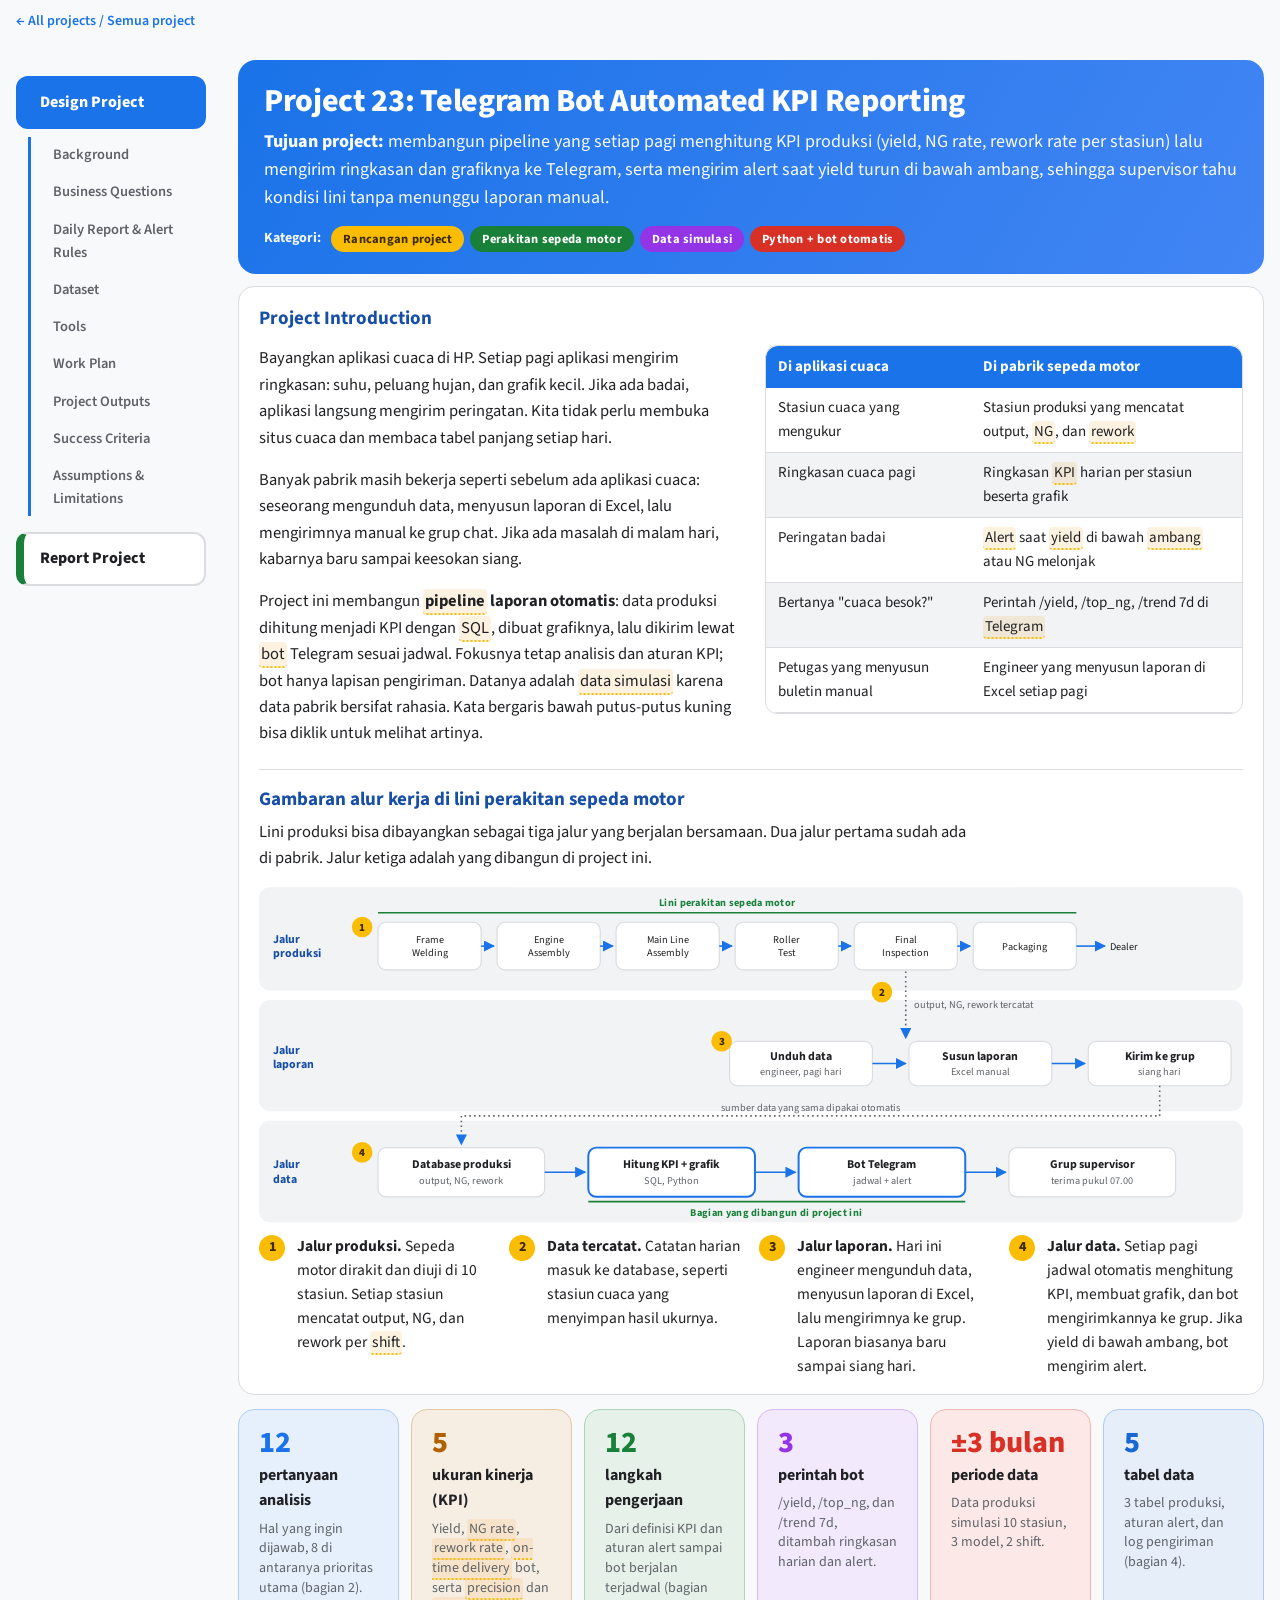
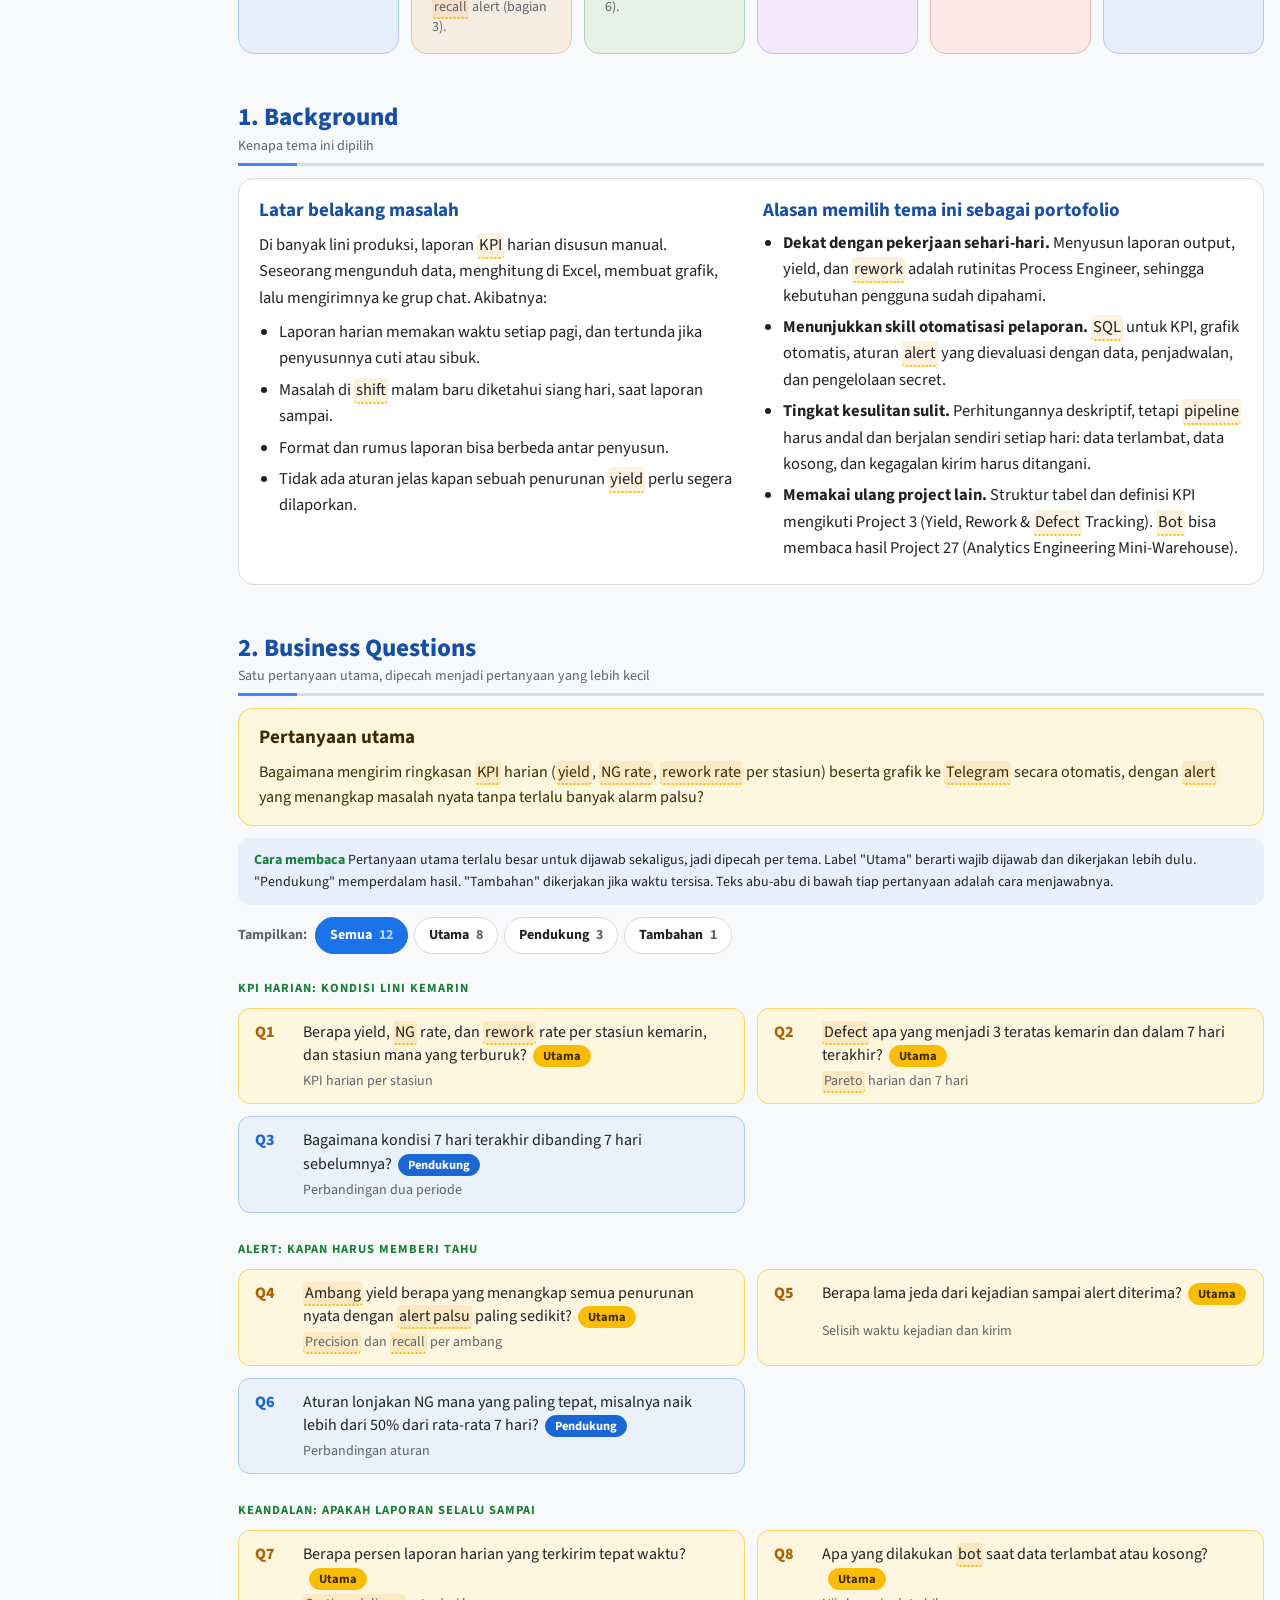
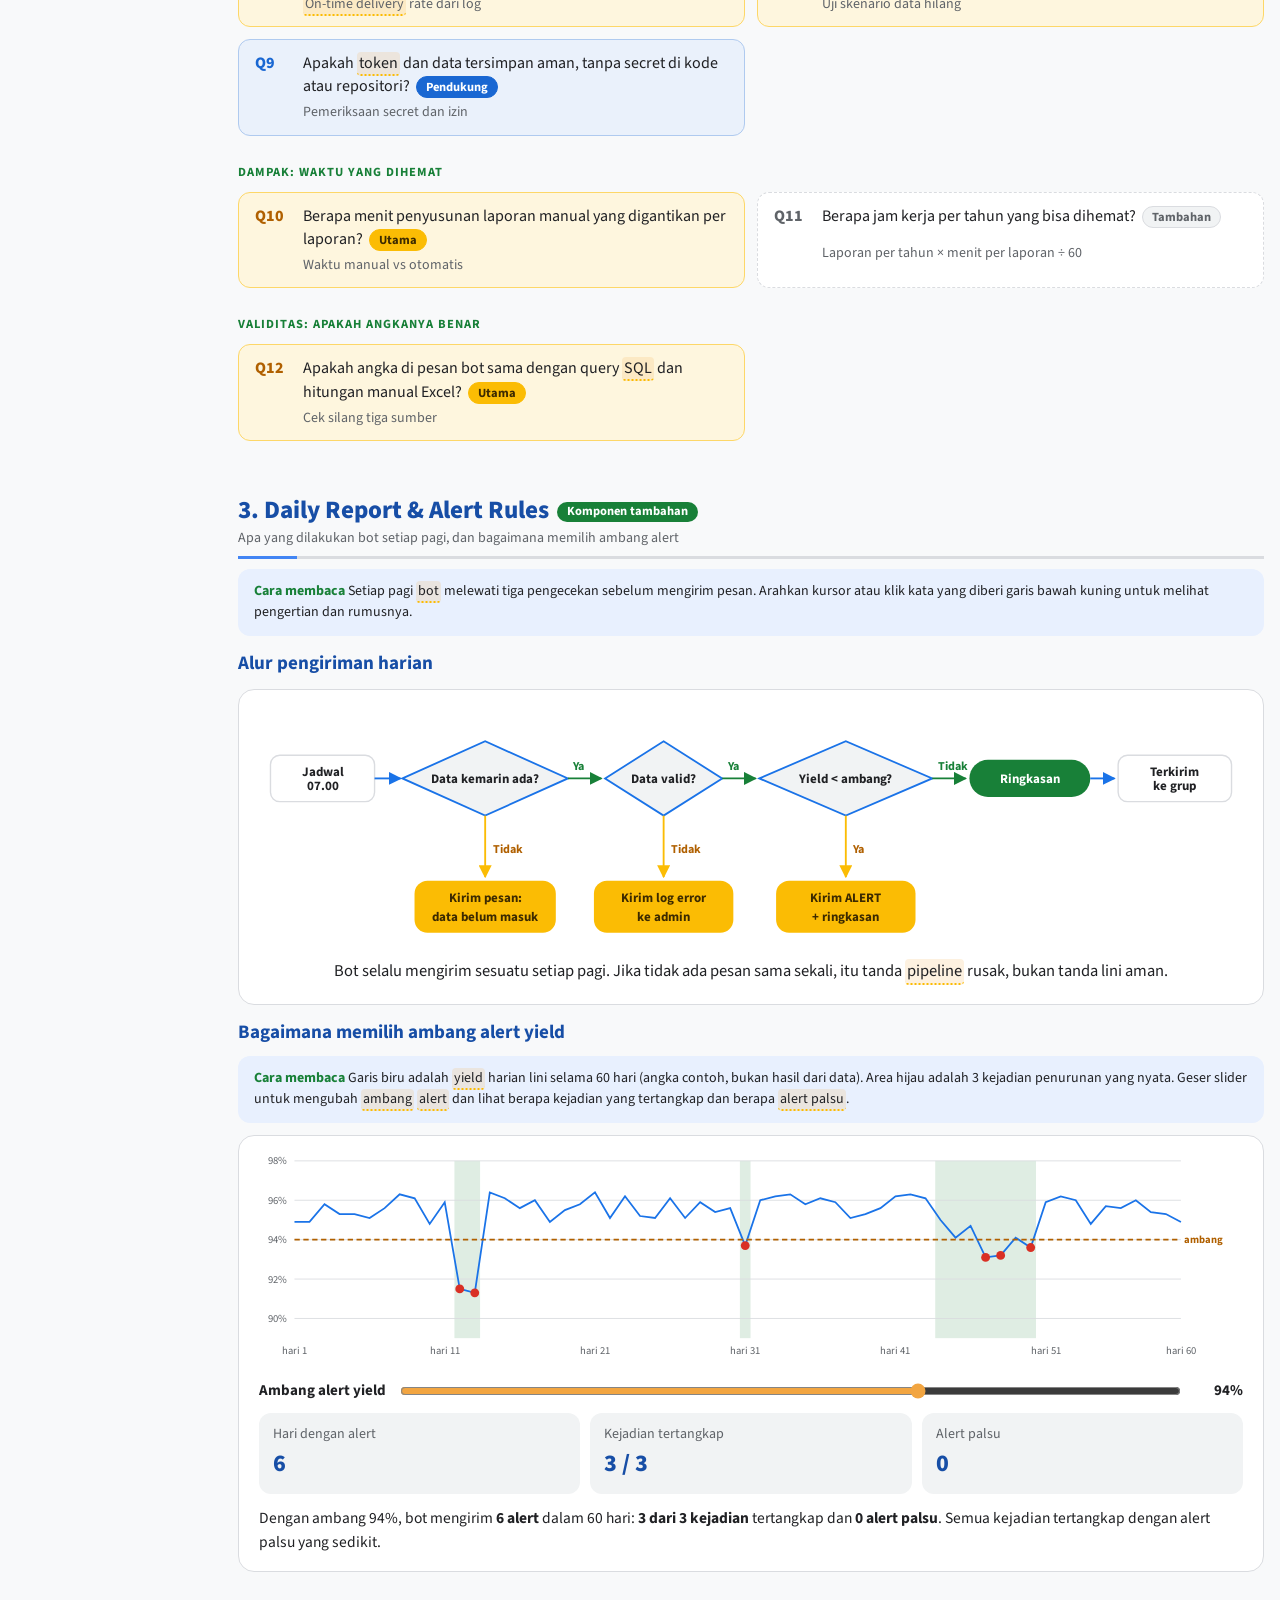
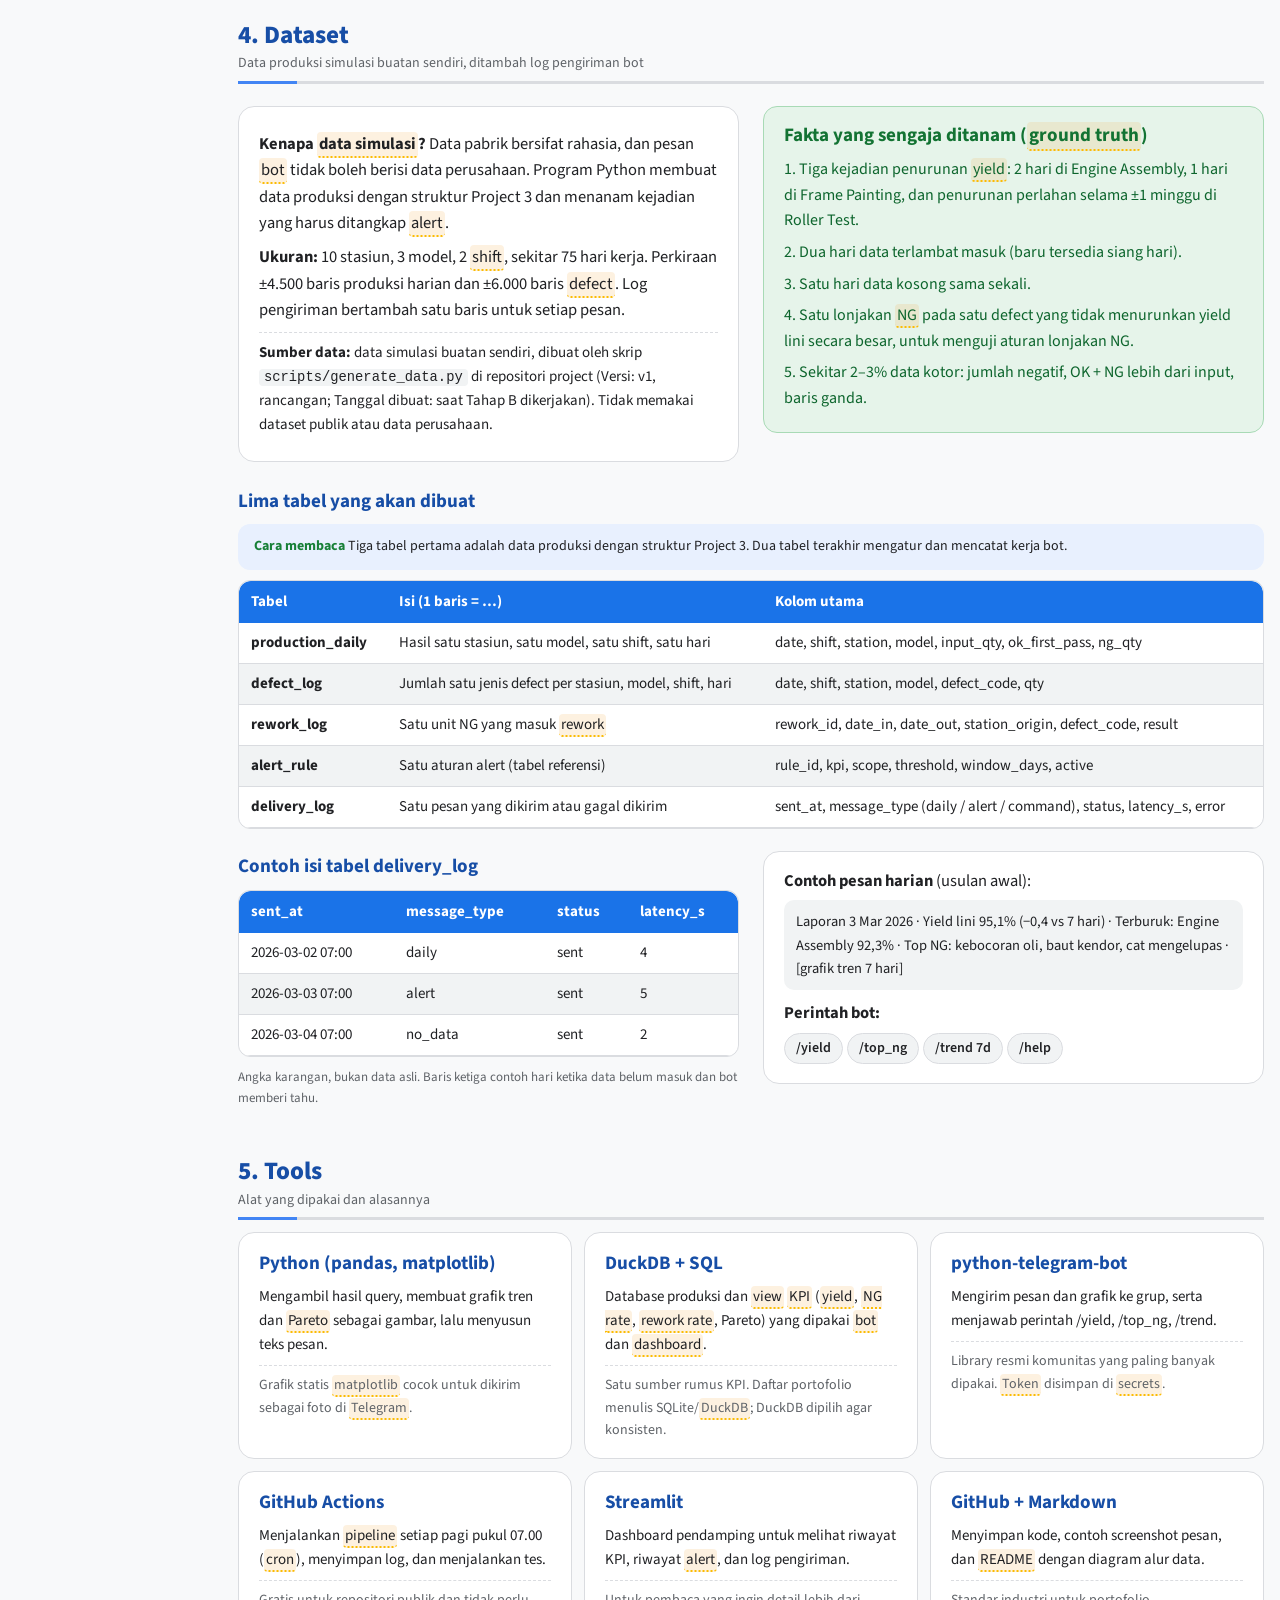
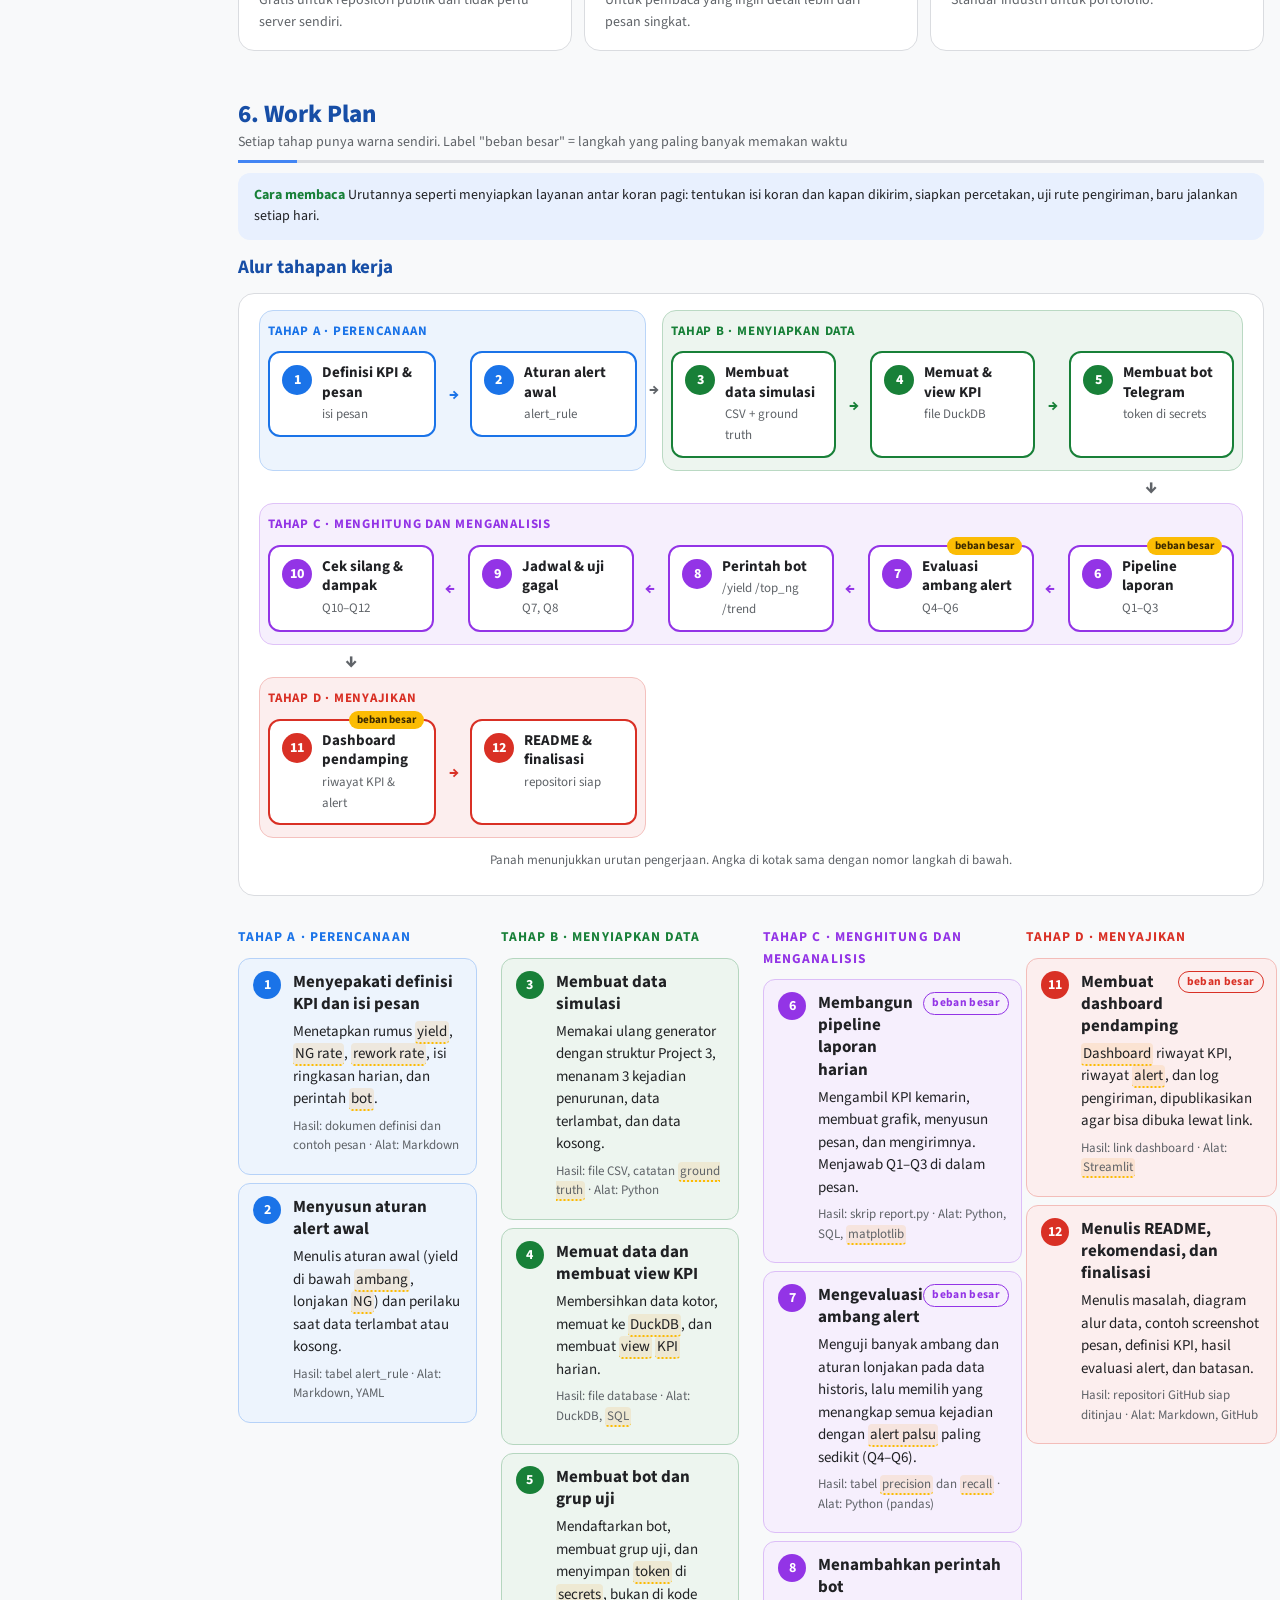
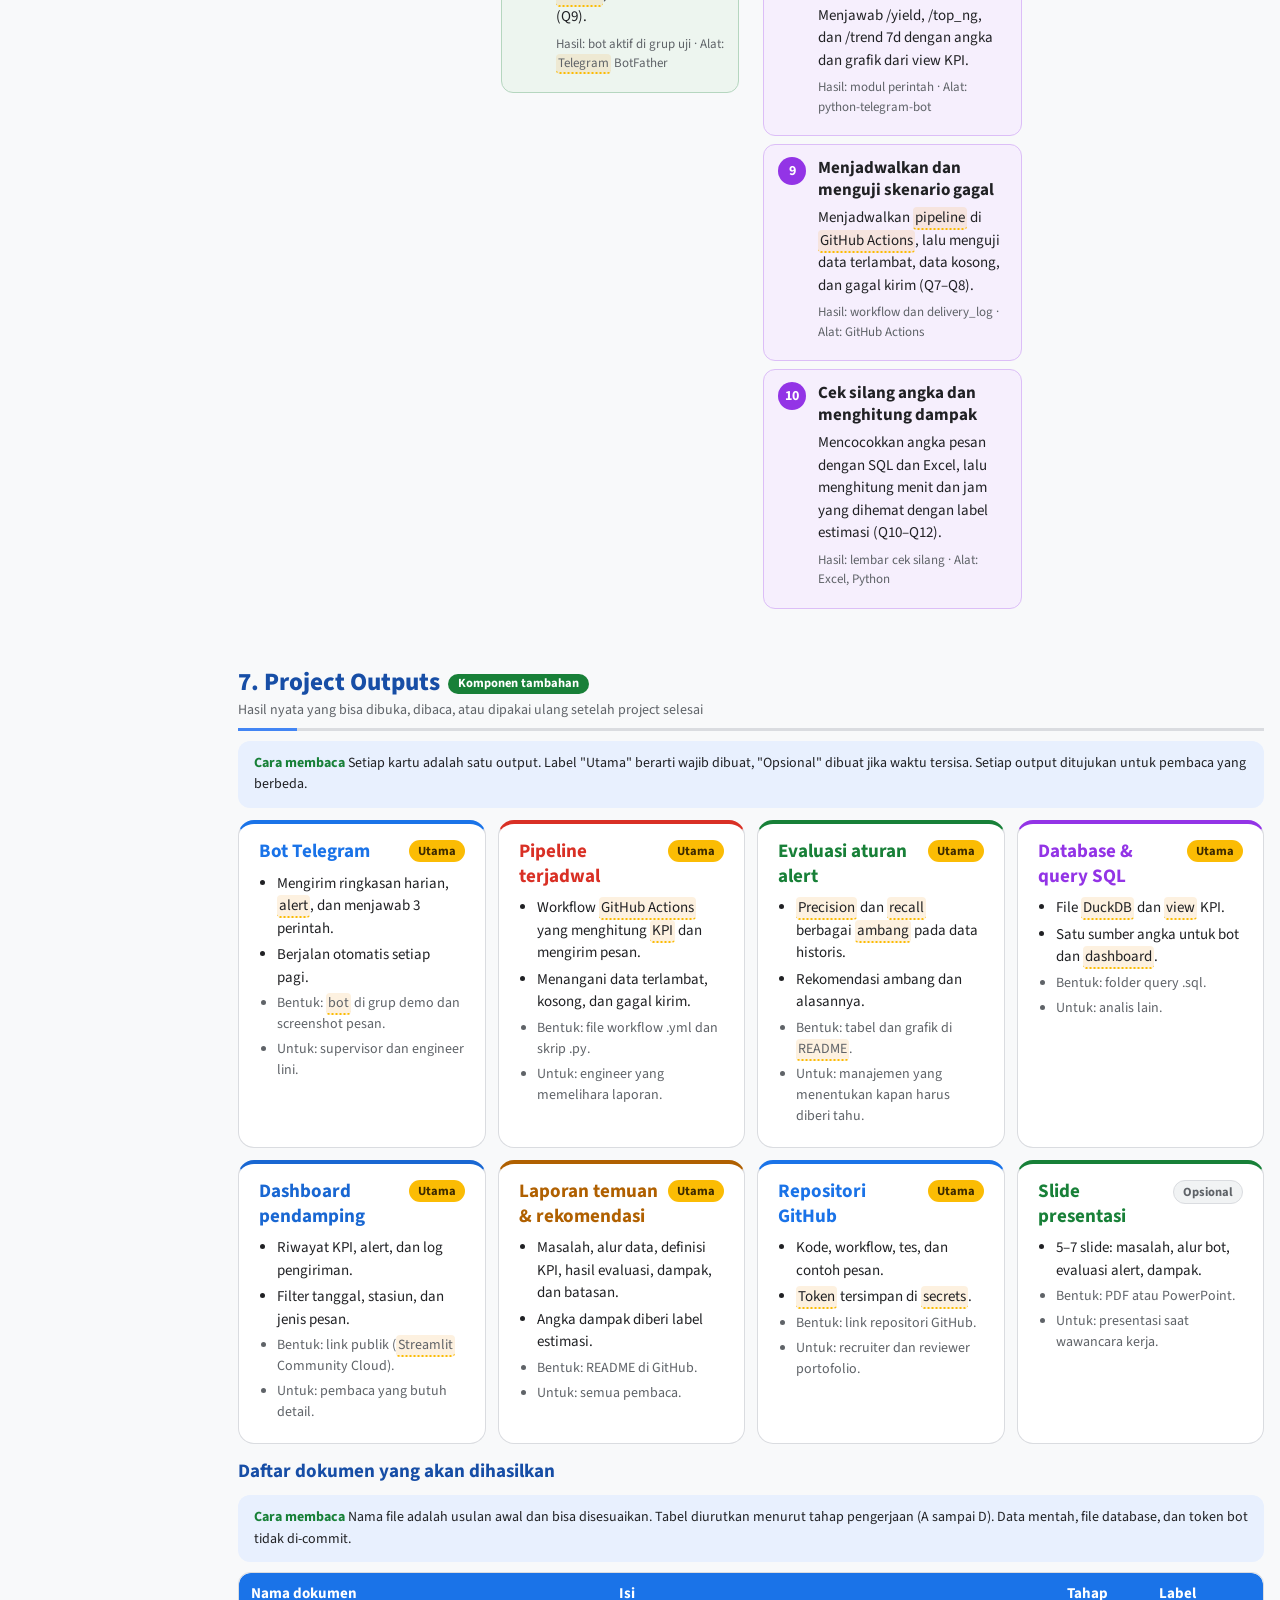
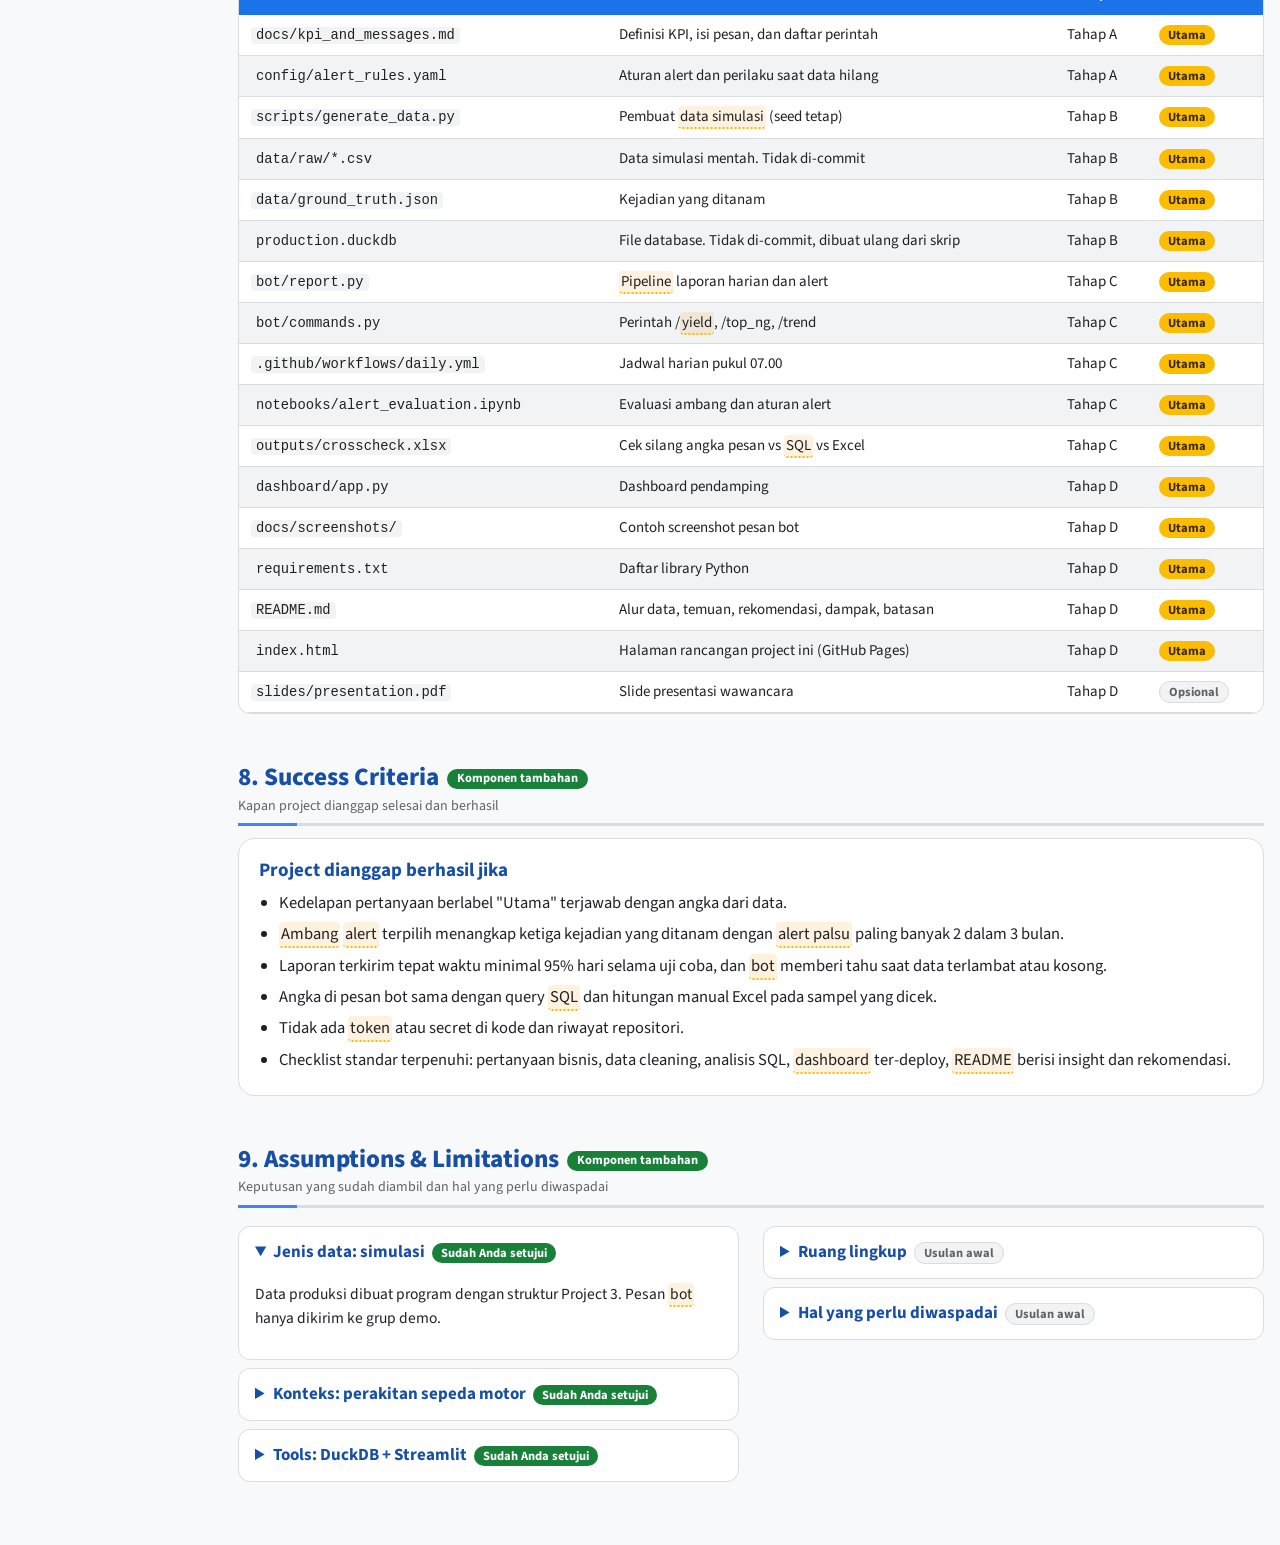
<file: design-and-report/src/page_v1.html>
<!doctype html>
<html lang="id"><head><meta charset="utf-8"><meta name="viewport" content="width=device-width,initial-scale=1,viewport-fit=cover">
<title>Project 23: Telegram Bot Automated KPI Reporting</title>
<meta name="claude:viewport-fit-sides" content="cover">
<meta name="description" content="Rancangan project portofolio Data Analyst: bot Telegram yang mengirim ringkasan KPI harian dan alert otomatis dari data produksi perakitan sepeda motor.">
<link rel="preconnect" href="https://fonts.googleapis.com"><link rel="preconnect" href="https://fonts.gstatic.com" crossorigin>
<link rel="stylesheet" href="https://fonts.googleapis.com/css2?family=Source+Sans+3:wght@400;600;700;800&display=swap">
<style>
/* Layout: tema terang ala Google (single theme, sengaja): latar putih keabuan, kartu putih;
   biru = struktur, kuning = penanda utama, hijau = info pendukung, merah = aksen.
   Skala huruf: H1 32 · H2 25 · H3 19 · body 16.5 · keterangan 14 · label 12.5 */
:root{color-scheme:light;
--bg:#F8F9FA;--card:#FFFFFF;--sub:#F1F3F4;--line:#DADCE0;
--ink:#202124;--head:#174EA6;--mut:#5F6368;
--navy:#1A73E8;--navy-ink:#FFFFFF;--teal:#188038;--amber:#FBBC04;--amber-ink:#3C2A00;--bar:#1A73E8;--soft:#E8F0FE;
--gb:#4285F4;--gr:#EA4335;--gy:#FBBC04;--gg:#34A853;
--navyH:#1A73E8;--amberH:#B06000;--tealH:#188038;--plumH:#9334E6;--roseH:#D93025;--skyH:#1967D2;--onph:#fff;
--f:"Source Sans 3",Calibri,Carlito,"Segoe UI",Arial,sans-serif;
--h1:clamp(26px,2.6vw,32px);--h2:clamp(21px,2vw,25px);--h3:19px;--body:16.5px;--small:14px;--label:12.5px}
[hidden]{display:none!important}
*{box-sizing:border-box}html{scroll-padding-top:64px;scroll-behavior:smooth}
body{margin:0;background:var(--bg);color:var(--ink);font:400 var(--body)/1.6 var(--f)}
body::before{content:"";position:fixed;inset:0 0 auto;height:env(safe-area-inset-top,0px);background:var(--bg);z-index:10}
main{max-width:880px;margin:0 auto;padding-block:16px 56px;padding-left:max(16px,env(safe-area-inset-left,0px));padding-right:max(16px,env(safe-area-inset-right,0px))}
b,strong{font-weight:700}
nav{position:sticky;top:env(safe-area-inset-top,0px);z-index:9;background:var(--bg);padding:8px 0;display:flex;gap:6px;overflow-x:auto}
nav a{flex:none;background:var(--card);border:1px solid var(--line);color:var(--ink);text-decoration:none;border-radius:999px;padding:6px 14px;font-size:var(--small);font-weight:600}
nav a:hover,nav a:focus-visible{background:var(--amber);border-color:var(--amber);color:var(--amber-ink);outline:none}
.banner{background:var(--navy);color:var(--navy-ink);border-radius:18px;padding:22px 26px}
.banner h1{margin:0 0 8px;font-size:var(--h1);font-weight:800;line-height:1.2;text-wrap:balance;letter-spacing:-.01em}.banner p{margin:0;font-size:18px;line-height:1.55;opacity:.97}.banner .goal b{font-weight:800}
.tags{display:flex;gap:6px;flex-wrap:wrap;margin-top:14px}
.tags{align-items:center}.tlab{font-size:var(--small);font-weight:700;margin-right:4px;opacity:.95}
.tag{border-radius:999px;padding:3px 12px;font-size:var(--label);font-weight:700;background:rgba(255,255,255,.2);letter-spacing:.02em}.tag.a{background:var(--amber);color:var(--amber-ink)}
.card{border-radius:16px;padding:16px 20px;background:var(--card);border:1px solid var(--line);margin:12px 0}
.card p{margin:8px 0}
h2{font-size:var(--h2);font-weight:800;color:var(--head);margin:48px 0 10px;padding-bottom:8px;border-bottom:2px solid var(--line);line-height:1.25;text-wrap:balance}
h2 small{display:block;font-size:var(--small);font-weight:400;color:var(--mut);margin-top:4px}
h3{font-size:var(--h3);font-weight:700;color:var(--head);margin:16px 0 6px;line-height:1.3}
.card h3:first-child,.card>div>h3:first-child{margin-top:4px}
.add{display:inline-block;vertical-align:middle;margin-left:8px;border-radius:999px;padding:2px 10px;font-size:var(--label);font-weight:700;background:var(--teal);color:#fff}
.how{background:var(--soft);border-radius:12px;padding:12px 16px;margin:10px 0;font-size:var(--small);line-height:1.55;color:var(--ink)}.how::before{content:"Cara membaca ";font-weight:700;color:var(--teal)}
.callout{border-radius:14px;padding:14px 20px;margin:12px 0;font-size:16px}.callout h4{margin:0 0 6px;font-size:var(--h3);font-weight:700}.callout p{margin:6px 0}
.callout.a{background:var(--amber);color:var(--amber-ink)}.callout.g{background:var(--teal);color:#fff}
.kpis{display:grid;grid-template-columns:repeat(3,1fr);gap:12px;margin:14px 0}.kpis .card{margin:0}
.kpi .v{font-size:30px;font-weight:800;display:block;line-height:1.15;color:var(--head);font-variant-numeric:tabular-nums}.kpi .l{display:block;font-weight:700;font-size:16px;margin-top:2px}.kpi .d{display:block;font-size:var(--small);line-height:1.4;margin-top:6px;color:var(--mut)}
.kpi.t{background:var(--teal);border-color:var(--teal);color:#fff}.kpi.am{background:var(--amber);border-color:var(--amber);color:var(--amber-ink)}
.kpi.t .v,.kpi.t .d,.kpi.am .v,.kpi.am .d{color:inherit}
table{border-collapse:collapse;width:100%;font-size:15px;background:var(--card);border-radius:12px;overflow:hidden}
th{background:var(--navy);color:var(--navy-ink);padding:9px 12px;text-align:left;vertical-align:top;font-weight:700}
td{padding:8px 12px;border-bottom:1px solid var(--line);vertical-align:top}
tr:nth-child(odd) td{background:var(--sub)}
.scroll{overflow-x:auto;border:1px solid var(--line);border-radius:12px;margin:10px 0}
.q{background:var(--card);border:1px solid var(--line);border-radius:12px;padding:12px 16px;margin:6px 0;display:grid;grid-template-columns:40px 1fr;gap:4px 8px;font-size:16px;line-height:1.45}
.q .id{font-weight:800;color:var(--head)}.q .m{grid-column:2;font-size:var(--small);color:var(--mut)}
.pri{display:inline-block;border-radius:999px;padding:1px 9px;font-size:var(--label);font-weight:700;margin-left:6px;background:var(--sub);border:1px solid var(--line);color:var(--mut)}.pri.M{background:var(--amber);border-color:var(--amber);color:var(--amber-ink)}.pri.S{background:var(--navy);border-color:var(--navy);color:#fff}
.theme{font-size:var(--label);font-weight:700;color:var(--teal);margin:20px 0 4px;text-transform:uppercase;letter-spacing:.08em}
.flow{display:flex;flex-wrap:wrap;align-items:center;gap:6px;margin:8px 0}
.flow span{border-radius:999px;padding:5px 12px;font-size:var(--small);font-weight:700;background:var(--sub);border:1px solid var(--line)}
.flow span.ng{background:var(--amber);border-color:var(--amber);color:var(--amber-ink)}.flow span.ok{background:var(--teal);border-color:var(--teal);color:#fff}.flow i{font-style:normal;color:var(--mut);font-size:var(--small)}
.row{display:flex;align-items:center;gap:8px;margin:6px 0;width:100%;font:inherit;font-size:var(--small);color:var(--ink);background:none;border:0;padding:0;cursor:pointer;text-align:left}
.row .n{width:96px;flex:none;font-weight:600}.row .tr{flex:1;background:var(--sub);border-radius:8px;height:24px;position:relative;overflow:hidden}
.row .b{position:absolute;left:0;top:0;bottom:0;border-radius:8px;background:var(--bar);transition:width .25s}
.row.sel .b{background:var(--amber)}.row.sel .n{color:var(--head);font-weight:800}
.row .c{width:58px;text-align:right;flex:none;font-variant-numeric:tabular-nums;font-weight:600}
.row:focus-visible{outline:3px solid var(--amber);outline-offset:2px;border-radius:8px}
.ctl{display:flex;align-items:center;gap:12px;margin:14px 0 10px;font-weight:700;font-size:15px}.ctl input{flex:1;accent-color:#F2A541}.ctl output{min-width:48px;text-align:right}
.res{display:grid;grid-template-columns:repeat(3,1fr);gap:10px;margin-top:10px}.res div{background:var(--sub);border-radius:12px;padding:10px 14px;font-size:var(--small);color:var(--mut)}.res b{display:block;font-size:24px;font-weight:800;color:var(--head);font-variant-numeric:tabular-nums}
.steps{counter-reset:s;display:grid;gap:8px;margin:10px 0;padding:0;list-style:none}
.steps li{background:var(--card);border:1px solid var(--line);border-radius:12px;padding:12px 14px 12px 54px;position:relative}
.steps li::before{counter-increment:s;content:counter(s);position:absolute;left:14px;top:12px;width:28px;height:28px;border-radius:50%;background:var(--navy);color:#fff;font-weight:700;display:grid;place-items:center;font-size:14px}
.steps li.L::before{background:var(--amber);color:var(--amber-ink)}
.steps b.t{display:block;font-size:17px;color:var(--head);line-height:1.3}.steps p{margin:6px 0;font-size:15px;line-height:1.5}.steps .meta{font-size:13px;color:var(--mut)}
.phase{font-size:var(--label);font-weight:700;color:var(--teal);margin:18px 0 0;text-transform:uppercase;letter-spacing:.08em}
.tools{display:grid;grid-template-columns:repeat(2,1fr);gap:12px;margin:12px 0}.tools .card{margin:0}
.tools b{display:block;font-size:var(--h3);color:var(--head)}.tools .r{font-size:15px;margin:6px 0 0}.tools .alt{font-size:var(--small);color:var(--mut);margin:8px 0 0;padding-top:8px;border-top:1px dashed var(--line)}
details{background:var(--card);border:1px solid var(--line);border-radius:12px;padding:12px 16px;margin:8px 0}summary{cursor:pointer;font-weight:700;font-size:17px;color:var(--head)}details p{font-size:15.5px}
.pill{border-radius:999px;padding:1px 9px;font-size:var(--label);font-weight:700;background:var(--teal);color:#fff;margin-left:4px}.pill.d{background:var(--sub);border:1px solid var(--line);color:var(--mut)}
.chip{display:inline-block;border-radius:999px;padding:3px 11px;margin:3px 4px 3px 0;font-size:var(--small);font-weight:600;background:var(--sub);border:1px solid var(--line)}
.tm{border-bottom:2px dotted var(--amber);background:rgba(242,165,65,.16);border-radius:4px;padding:0 2px;cursor:help}
#tip{position:fixed;display:none;max-width:320px;white-space:pre-line;background:#202124;color:#fff;padding:10px 12px;border-radius:12px;font-size:var(--small);line-height:1.4;z-index:20;box-shadow:0 6px 20px rgba(0,0,0,.25)}
ul.tight{margin:6px 0;padding-left:20px}ul.tight li{margin:5px 0}
.intro>.layout{grid-column:1/-1}
.layout{margin-top:14px;padding-top:14px;border-top:1px solid var(--line)}.layout .lead{margin:4px 0 10px;max-width:90ch}
.figw{overflow-x:auto;margin:8px 0}.figw svg{display:block;width:100%;min-width:860px;height:auto;font-family:var(--f)}
.figw .lane{fill:var(--sub)}.figw .box{fill:var(--card);stroke:var(--line);stroke-width:1.5}.figw .box.hi{stroke:var(--bar);stroke-width:2.5}
.figw text{fill:var(--ink)}.figw .ln{font-size:15px;font-weight:700;fill:var(--head)}.figw .gl{font-size:13px;font-weight:700;fill:var(--teal);letter-spacing:.03em}
.figw .bt{font-size:13px}.figw .b{font-size:15px;font-weight:700}.figw .st{font-size:13px;fill:var(--mut)}
.figw .grp{stroke:var(--teal);stroke-width:2}.figw .ar{stroke:var(--bar);stroke-width:2}.figw .ah{fill:var(--bar)}
.figw .ng,.figw .ngs{stroke:var(--amber);stroke-width:2;stroke-dasharray:5 4}.figw .aha{fill:var(--amber)}.figw .nl{font-size:14px;font-weight:700;fill:var(--amberH)}
.figw .dt{stroke:var(--mut);stroke-width:2;stroke-dasharray:2 4}
.figw .okb{fill:var(--teal)}.figw .scb{fill:var(--amber)}.figw .wt{fill:#fff;font-size:14px;font-weight:700}.figw .at{fill:var(--amber-ink);font-size:14px;font-weight:700}
.figw .mk{fill:var(--amber)}.figw .mt{fill:var(--amber-ink);font-size:14px;font-weight:800}
.legend{counter-reset:l;list-style:none;padding:0;margin:10px 0 0;display:grid;gap:10px}
.legend li{counter-increment:l;position:relative;padding-left:38px;font-size:15.5px;line-height:1.55}
.legend li::before{content:counter(l);position:absolute;left:0;top:1px;width:26px;height:26px;border-radius:50%;background:var(--amber);color:var(--amber-ink);font-weight:800;font-size:14px;display:grid;place-items:center}
@media (min-width:1000px){.legend{grid-template-columns:repeat(4,1fr);gap:16px}}
.kpi{--h:var(--navyH);background:color-mix(in srgb,var(--h) 11%,var(--card));border-color:color-mix(in srgb,var(--h) 35%,var(--card))}
.kpi .v{color:var(--h)}.kpi .l{color:var(--ink)}.kpi .d{color:var(--mut)}
.q[data-p="M"]{background:color-mix(in srgb,var(--amber) 13%,var(--card));border-color:color-mix(in srgb,var(--amber) 60%,var(--card))}
.q[data-p="S"]{background:color-mix(in srgb,var(--skyH) 9%,var(--card));border-color:color-mix(in srgb,var(--skyH) 35%,var(--card))}
.q[data-p="N"]{border-style:dashed}
.q[data-p="M"] .id{color:var(--amberH)}.q[data-p="S"] .id{color:var(--skyH)}.q[data-p="N"] .id{color:var(--mut)}
.pri.S{background:var(--skyH);border-color:var(--skyH);color:var(--onph)}
.fbar{display:flex;flex-wrap:wrap;align-items:center;gap:6px;margin:12px 0 4px}.fbar span{font-size:var(--small);font-weight:700;color:var(--mut);margin-right:2px}
.fb{font:inherit;font-size:var(--small);font-weight:700;cursor:pointer;border-radius:999px;padding:6px 14px;border:1px solid var(--line);background:var(--card);color:var(--ink)}
.fb i{font-style:normal;opacity:.7;margin-left:4px}.fb:hover{border-color:var(--bar)}.fb:focus-visible{outline:3px solid var(--amber);outline-offset:2px}
.fb.on{background:var(--navy);border-color:var(--navy);color:#fff}.fb.on[data-f="M"]{background:var(--amber);border-color:var(--amber);color:var(--amber-ink)}.fb.on[data-f="S"]{background:var(--skyH);border-color:var(--skyH);color:var(--onph)}
.defs p{margin:0 0 12px}.defs p:last-child{margin:0}
.fx{display:inline-block;margin:2px 0;padding:1px 9px;border-radius:8px;background:color-mix(in srgb,var(--tealH) 12%,var(--card));border:1px solid color-mix(in srgb,var(--tealH) 40%,var(--card));color:var(--tealH);font-weight:700;font-size:15px;white-space:normal}
.figw.fl svg{min-width:520px;max-width:1000px;margin:0 auto}.flowfull .card{padding:20px 24px}.flowfull .card>p{text-align:center;margin:12px 0 0}.figw .dia{fill:var(--sub);stroke:var(--bar);stroke-width:2}.figw .b2{font-size:14px;font-weight:700}
.figw .arT{fill:none;stroke:var(--teal);stroke-width:2}.figw .aht{fill:var(--teal)}.figw .arA{fill:none;stroke:var(--amber);stroke-width:2}.figw .aha2{fill:var(--amber)}
.figw .lt{font-size:13px;font-weight:700;fill:var(--tealH)}.figw .la{font-size:13px;font-weight:700;fill:var(--amberH)}
.ph .phase{color:var(--ph);font-size:13.5px}
.ph .steps li{background:color-mix(in srgb,var(--ph) 8%,var(--card));border-color:color-mix(in srgb,var(--ph) 32%,var(--card))}
.ph .steps li::before,.ph .steps li.L::before{background:var(--ph);color:var(--onph)}
.ph .steps b.t{color:var(--ink)}
.steps li.L::after{content:"beban besar";position:absolute;right:12px;top:12px;font-size:11.5px;font-weight:700;letter-spacing:.03em;padding:1px 8px;border-radius:999px;border:1px solid var(--ph,var(--amber));color:var(--ph,var(--amber))}
.steps li.L b.t{padding-right:84px}
.banner{background:linear-gradient(120deg,#1A73E8,#4285F4)}
h2{border-bottom:3px solid transparent;border-image:linear-gradient(90deg,var(--gb) 0 60px,var(--line) 60px) 1}
nav a:nth-child(4n+1):hover{background:var(--gb);border-color:var(--gb);color:#fff}nav a:nth-child(4n+2):hover{background:var(--gr);border-color:var(--gr);color:#fff}nav a:nth-child(4n+4):hover{background:var(--gg);border-color:var(--gg);color:#fff}
.callout.g{background:#E6F4EA;color:#0D652D;border:1px solid #A8DAB5}.callout.g h4{color:#137333}
.callout.a{background:#FEF7E0;color:#3C2A00;border:1px solid #FDD663}
.outs{display:grid;gap:12px;margin:12px 0}.outs .card{margin:0}
.out{--h:var(--navyH);border-top:4px solid var(--h)}
.out .oh{display:flex;align-items:flex-start;justify-content:space-between;gap:8px}.out .oh b{font-size:var(--h3);color:var(--h);line-height:1.3}
.ob{flex:none;border-radius:999px;padding:1px 9px;font-size:var(--label);font-weight:700;background:var(--amber);color:var(--amber-ink)}.ob.opt{background:var(--sub);border:1px solid var(--line);color:var(--mut)}
.out ul{margin:8px 0 0;padding-left:18px;font-size:15px;line-height:1.5}.out li{margin:4px 0}
.out li:nth-last-child(-n+2){color:var(--mut);font-size:14px}
@media (min-width:700px){.outs{grid-template-columns:repeat(2,1fr)}}
@media (min-width:1280px){.outs{grid-template-columns:repeat(4,1fr)}}
.tag.c1{background:#188038;color:#fff}.tag.c2{background:#9334E6;color:#fff}.tag.c3{background:#D93025;color:#fff}.tag.c4{background:#fff;color:#1A73E8}
.sample td:first-child{white-space:nowrap}.src{border-top:1px dashed var(--line);padding-top:8px;font-size:15px}.src code{font-size:13.5px;background:var(--soft);padding:1px 6px;border-radius:6px}.note{font-size:13px;color:var(--mut);margin:6px 0 0}
.wf{display:grid;gap:4px}
.wl{--c:var(--navyH);position:relative;background:color-mix(in srgb,var(--c) 8%,var(--card));border:1px solid color-mix(in srgb,var(--c) 30%,var(--card));border-radius:14px;padding:10px 12px 12px}
.wl h4{margin:0 0 10px;font-size:13px;font-weight:700;text-transform:uppercase;letter-spacing:.06em;color:var(--c)}
.ws{display:grid;gap:22px}
.wb{position:relative;background:var(--card);border:2px solid var(--c);border-radius:12px;padding:10px 12px 10px 52px;min-height:62px}
.wb .n{position:absolute;left:12px;top:12px;width:30px;height:30px;border-radius:50%;background:var(--c);color:var(--onph);font-weight:800;font-size:14px;display:grid;place-items:center}
.wb b{display:block;font-size:15px;line-height:1.3}.wb .s{display:block;font-size:13px;color:var(--mut);margin-top:2px}
.wb.L::before{content:"beban besar";position:absolute;top:-10px;right:10px;background:var(--amber);color:var(--amber-ink);font-size:11px;font-weight:700;padding:0 8px;border-radius:999px;line-height:18px}
.wb:not(:last-child)::after{content:"↓";position:absolute;left:50%;bottom:-21px;transform:translateX(-50%);color:var(--c);font-weight:800;font-size:16px;line-height:1}
.wa{text-align:center;font-weight:800;font-size:20px;color:var(--mut);line-height:1.2}
.wrow,.wrow1{display:grid;gap:4px}
.wrow>.wl:first-child{margin-bottom:24px}.wrow>.wl:first-child::after{content:"↓";position:absolute;left:50%;bottom:-24px;transform:translateX(-50%);font-weight:800;font-size:20px;color:var(--mut)}
@media (min-width:1200px){
.wrow{grid-template-columns:2fr 3fr;gap:30px}.wrow>.wl:first-child{margin-bottom:0}.wrow>.wl:first-child::after{content:"→";left:auto;right:-24px;bottom:auto;top:50%;transform:translateY(-50%)}
.wrow1{grid-template-columns:2fr 3fr}
.ws{grid-template-columns:repeat(var(--k),1fr);gap:26px}
.wb:not(:last-child)::after{content:"→";left:auto;right:-25px;bottom:auto;top:50%;transform:translateY(-50%)}
.wl{padding-left:8px;padding-right:8px}.ws{gap:34px}
.wrow,.wrow1{gap:16px}.wrow>.wl:first-child::after{right:-14px;font-size:16px}
}
.docs code{font-size:13.5px;background:var(--soft);padding:1px 6px;border-radius:6px;white-space:nowrap}.docs td:nth-child(3){white-space:nowrap}
/* layar lebar: nav jadi sidebar, konten dibagi kolom */
.two{display:grid;gap:0 24px;align-items:start}.two>*{min-width:0}
.qgrid{display:grid;gap:0 12px}.qgrid>*{min-width:0}
@media (min-width:1000px){
main{max-width:1480px}
.two,.qgrid{grid-template-columns:1fr 1fr}.qgrid .theme{grid-column:1/-1}
.kpis{grid-template-columns:repeat(6,1fr)}.tools{grid-template-columns:repeat(3,1fr)}
.intro{display:grid;grid-template-columns:1fr 1fr;column-gap:28px;align-items:start}.intro h3{grid-column:1/-1}.intro>p{grid-column:1}.intro>.scroll{grid-column:2;grid-row:2/span 3;margin-top:8px}
.phases{display:grid;grid-template-columns:repeat(2,1fr);gap:0 24px}.phases>*{min-width:0}
}
@media (min-width:1280px){
main{display:grid;grid-template-columns:190px minmax(0,1fr);column-gap:32px}
main>*{grid-column:2}
main>nav{grid-column:1;grid-row:1/span 60;align-self:start;flex-direction:column;padding-top:16px}
main>nav a{border-radius:10px;font-size:15px;padding:8px 14px}
.phases{grid-template-columns:repeat(4,1fr)}
}
@media (max-width:620px){.kpis,.res{grid-template-columns:1fr 1fr}.tools{grid-template-columns:1fr}.row .n{width:78px}.banner{padding:18px}}
@media (prefers-reduced-motion:reduce){html{scroll-behavior:auto}.row .b{transition:none}}
.row.sim{cursor:default}.row .gh{position:absolute;left:0;top:0;bottom:0;border-radius:8px;background:color-mix(in srgb,var(--mut) 28%,var(--card))}
.row.sim .n{width:170px}.cxb{margin-top:0}@media (max-width:620px){.row.sim .n{width:110px;font-size:13px}}
.chart svg{display:block;width:100%;height:auto;font-family:var(--f)}.chart .ax{stroke:var(--line)}.chart .tx{font-size:12px;fill:var(--mut)}
.chart .ln2{fill:none;stroke:var(--bar);stroke-width:2}.chart .th{stroke:var(--amberH);stroke-width:2;stroke-dasharray:6 4}.chart .hb{fill:var(--bar)}.chart .sp{stroke:var(--roseH);stroke-width:2;stroke-dasharray:4 4}
.chart .dot{fill:var(--roseH)}.chart .inc{fill:color-mix(in srgb,var(--tealH) 14%,var(--card))}.chart .bl{stroke:var(--amberH);stroke-width:2;stroke-dasharray:6 4}
.row .gh2{position:absolute;left:0;top:0;bottom:0;border-right:3px solid var(--amberH);background:rgba(255,255,255,.35);border-radius:8px 0 0 8px}
@media (min-width:1200px){.wa{display:grid;grid-template-columns:repeat(5,1fr);gap:34px;padding:0 9px}.wa.r span{grid-column:5}.wa.l span{grid-column:1}
.ws.rev{direction:rtl}.ws.rev .wb{direction:ltr}.ws.rev .wb:not(:last-child)::after{content:"←";right:auto;left:-25px}}
.figw .dt2{fill:none;stroke:var(--mut);stroke-width:2;stroke-dasharray:2 4}
.tab{flex:none;font:inherit;font-size:15px;font-weight:800;cursor:pointer;background:var(--card);border:2px solid var(--line);color:var(--ink);border-radius:999px;padding:6px 16px}
.tab[data-t=design]{--c:var(--navy)}.tab[data-t=report]{--c:var(--teal)}
.tab:hover{border-color:var(--c)}.tab.on{background:var(--c);border-color:var(--c);color:#fff}.tab:focus-visible{outline:3px solid var(--amber);outline-offset:2px}
.links{display:contents}.links[data-tab=design]{--ac:var(--navy)}.links[data-tab=report]{--ac:var(--teal)}
.links a{font-size:13.5px;font-weight:600;color:var(--mut);padding:5px 12px}
.pane code{font-size:.92em;background:var(--sub);border-radius:4px;padding:1px 5px;overflow-wrap:anywhere}
.pane pre{background:var(--sub);border:1px solid var(--line);border-radius:12px;padding:12px 16px;overflow-x:auto;font-size:14px;line-height:1.5}.pane pre code{background:none;padding:0;overflow-wrap:normal}
.pill.p{background:var(--amber);color:var(--amber-ink)}
.callout a{color:inherit;font-weight:700;text-decoration:underline}
@media (min-width:1280px){
main>nav{gap:8px}
.tab{border-radius:12px;font-size:16px;padding:12px 16px;text-align:left;border-left:8px solid var(--c)}
.links{display:flex;flex-direction:column;gap:2px;margin:0 0 8px 12px;padding-left:12px;border-left:3px solid var(--ac)}
main>nav .links a{background:none;border:0;border-radius:8px;font-size:14.5px;font-weight:600;color:var(--mut);padding:6px 10px}
main>nav .links a:hover,main>nav .links a:focus-visible{background:var(--soft);color:var(--head)}
}
</style>

</head><body>
<a href="https://bagusbernadi.github.io/" style="display:inline-block;margin:12px 16px;font:600 14px/1.4 'Source Sans 3',Arial,sans-serif;color:#1A73E8;text-decoration:none">← All projects / Semua project</a>
<main>
<nav aria-label="Project navigation"><button type="button" class="tab on" data-t="design" aria-expanded="true" aria-controls="design">Design Project</button><div class="links" data-tab="design"><a href="#s1">Background</a><a href="#s2">Business Questions</a><a href="#s3">Daily Report &amp; Alert Rules</a><a href="#s4">Dataset</a><a href="#s5">Tools</a><a href="#s6">Work Plan</a><a href="#s7">Project Outputs</a><a href="#s8">Success Criteria</a><a href="#s9">Assumptions &amp; Limitations</a></div><button type="button" class="tab" data-t="report" aria-expanded="false" aria-controls="report">Report Project</button><div class="links" data-tab="report" hidden><a href="#rp1">Problem</a><a href="#rp2">Data</a><a href="#rp3">Analysis</a><a href="#rp4">Recommendation</a><a href="#rp5">Impact</a><a href="#rp6">Batasan</a></div></nav>
<header class="banner"><h1>Project 23: Telegram Bot Automated KPI Reporting</h1>
<p class="goal"><b>Tujuan project:</b> membangun pipeline yang setiap pagi menghitung KPI produksi (yield, NG rate, rework rate per stasiun) lalu mengirim ringkasan dan grafiknya ke Telegram, serta mengirim alert saat yield turun di bawah ambang, sehingga supervisor tahu kondisi lini tanpa menunggu laporan manual.</p>
<div class="tags"><span class="tlab">Kategori:</span><span class="tag a">Rancangan project</span><span class="tag c1">Perakitan sepeda motor</span><span class="tag c2">Data simulasi</span><span class="tag c3">Python + bot otomatis</span></div></header>
<div class="pane" id="design" data-tab="design">
<section class="card intro">
<h3>Project Introduction</h3>
<p>Bayangkan aplikasi cuaca di HP. Setiap pagi aplikasi mengirim ringkasan: suhu, peluang hujan, dan grafik kecil. Jika ada badai, aplikasi langsung mengirim peringatan. Kita tidak perlu membuka situs cuaca dan membaca tabel panjang setiap hari.</p>
<p>Banyak pabrik masih bekerja seperti sebelum ada aplikasi cuaca: seseorang mengunduh data, menyusun laporan di Excel, lalu mengirimnya manual ke grup chat. Jika ada masalah di malam hari, kabarnya baru sampai keesokan siang.</p>
<div class="scroll"><table><tr><th>Di aplikasi cuaca</th><th>Di pabrik sepeda motor</th></tr><tr><td>Stasiun cuaca yang mengukur</td><td>Stasiun produksi yang mencatat output, NG, dan rework</td></tr><tr><td>Ringkasan cuaca pagi</td><td>Ringkasan KPI harian per stasiun beserta grafik</td></tr><tr><td>Peringatan badai</td><td>Alert saat yield di bawah ambang atau NG melonjak</td></tr><tr><td>Bertanya "cuaca besok?"</td><td>Perintah /yield, /top_ng, /trend 7d di Telegram</td></tr><tr><td>Petugas yang menyusun buletin manual</td><td>Engineer yang menyusun laporan di Excel setiap pagi</td></tr></table></div>
<p>Project ini membangun <b>pipeline laporan otomatis</b>: data produksi dihitung menjadi KPI dengan SQL, dibuat grafiknya, lalu dikirim lewat bot Telegram sesuai jadwal. Fokusnya tetap analisis dan aturan KPI; bot hanya lapisan pengiriman. Datanya adalah data simulasi karena data pabrik bersifat rahasia. Kata bergaris bawah putus-putus kuning bisa diklik untuk melihat artinya.</p>
<div class="layout">
<h3>Gambaran alur kerja di lini perakitan sepeda motor</h3>
<p class="lead">Lini produksi bisa dibayangkan sebagai tiga jalur yang berjalan bersamaan. Dua jalur pertama sudah ada di pabrik. Jalur ketiga adalah yang dibangun di project ini.</p>
<div class="figw"><svg viewBox="0 0 1240 432" role="img" aria-label="Alur kerja: jalur produksi sepeda motor, jalur laporan manual di Excel yang dikirim ke grup chat, dan jalur otomatis dari database ke perhitungan KPI dan bot Telegram"><defs><marker id="mN" viewBox="0 0 10 10" refX="9" refY="5" markerWidth="7" markerHeight="7" orient="auto"><path class="ah" d="M0 0L10 5L0 10z"/></marker><marker id="mA" viewBox="0 0 10 10" refX="9" refY="5" markerWidth="7" markerHeight="7" orient="auto"><path class="aha" d="M0 0L10 5L0 10z"/></marker></defs><rect class="lane" x="0" y="8" width="1240" height="130" rx="14"/><rect class="lane" x="0" y="150" width="1240" height="140" rx="14"/><rect class="lane" x="0" y="302" width="1240" height="128" rx="14"/><text class="ln" x="18" y="78">Jalur</text><text class="ln" x="18" y="96">produksi</text><text class="ln" x="18" y="218">Jalur</text><text class="ln" x="18" y="236">laporan</text><text class="ln" x="18" y="362">Jalur</text><text class="ln" x="18" y="380">data</text><line class="grp" x1="150" x2="1030" y1="40" y2="40"/><text class="gl" x="590" y="32" text-anchor="middle">Lini perakitan sepeda motor</text><rect class="box" x="150" y="52" width="130" height="60" rx="10"/><text class="bt" x="215.0" y="78" text-anchor="middle">Frame</text><text class="bt" x="215.0" y="94" text-anchor="middle">Welding</text><line class="ar" x1="280" x2="296" y1="82" y2="82" marker-end="url(#mN)"/><rect class="box" x="300" y="52" width="130" height="60" rx="10"/><text class="bt" x="365.0" y="78" text-anchor="middle">Engine</text><text class="bt" x="365.0" y="94" text-anchor="middle">Assembly</text><line class="ar" x1="430" x2="446" y1="82" y2="82" marker-end="url(#mN)"/><rect class="box" x="450" y="52" width="130" height="60" rx="10"/><text class="bt" x="515.0" y="78" text-anchor="middle">Main Line</text><text class="bt" x="515.0" y="94" text-anchor="middle">Assembly</text><line class="ar" x1="580" x2="596" y1="82" y2="82" marker-end="url(#mN)"/><rect class="box" x="600" y="52" width="130" height="60" rx="10"/><text class="bt" x="665.0" y="78" text-anchor="middle">Roller</text><text class="bt" x="665.0" y="94" text-anchor="middle">Test</text><line class="ar" x1="730" x2="746" y1="82" y2="82" marker-end="url(#mN)"/><rect class="box" x="750" y="52" width="130" height="60" rx="10"/><text class="bt" x="815.0" y="78" text-anchor="middle">Final</text><text class="bt" x="815.0" y="94" text-anchor="middle">Inspection</text><line class="ar" x1="880" x2="896" y1="82" y2="82" marker-end="url(#mN)"/><rect class="box" x="900" y="52" width="130" height="60" rx="10"/><text class="bt" x="965.0" y="87" text-anchor="middle">Packaging</text><line class="ar" x1="1030" x2="1066" y1="82" y2="82" marker-end="url(#mN)"/><text class="bt" x="1072" y="87">Dealer</text><line class="dt" x1="815.0" x2="815.0" y1="114" y2="198" marker-end="url(#mN)"/><text class="st" x="825.0" y="160">output, NG, rework tercatat</text><rect class="box" x="593" y="202" width="180" height="56" rx="10"/><text class="bt b" x="683.0" y="225" text-anchor="middle">Unduh data</text><text class="st" x="683.0" y="245" text-anchor="middle">engineer, pagi hari</text><line class="ar" x1="773" x2="815" y1="230" y2="230" marker-end="url(#mN)"/><rect class="box" x="819" y="202" width="180" height="56" rx="10"/><text class="bt b" x="909.0" y="225" text-anchor="middle">Susun laporan</text><text class="st" x="909.0" y="245" text-anchor="middle">Excel manual</text><line class="ar" x1="999" x2="1041" y1="230" y2="230" marker-end="url(#mN)"/><rect class="box" x="1045" y="202" width="180" height="56" rx="10"/><text class="bt b" x="1135.0" y="225" text-anchor="middle">Kirim ke grup</text><text class="st" x="1135.0" y="245" text-anchor="middle">siang hari</text><rect class="box" x="150" y="336" width="210" height="62" rx="10"/><text class="bt b" x="255.0" y="362" text-anchor="middle">Database produksi</text><text class="st" x="255.0" y="382" text-anchor="middle">output, NG, rework</text><line class="ar" x1="360" x2="411" y1="367" y2="367" marker-end="url(#mN)"/><rect class="box hi" x="415" y="336" width="210" height="62" rx="10"/><text class="bt b" x="520.0" y="362" text-anchor="middle">Hitung KPI + grafik</text><text class="st" x="520.0" y="382" text-anchor="middle">SQL, Python</text><line class="ar" x1="625" x2="676" y1="367" y2="367" marker-end="url(#mN)"/><rect class="box hi" x="680" y="336" width="210" height="62" rx="10"/><text class="bt b" x="785.0" y="362" text-anchor="middle">Bot Telegram</text><text class="st" x="785.0" y="382" text-anchor="middle">jadwal + alert</text><line class="ar" x1="890" x2="941" y1="367" y2="367" marker-end="url(#mN)"/><rect class="box" x="945" y="336" width="210" height="62" rx="10"/><text class="bt b" x="1050.0" y="362" text-anchor="middle">Grup supervisor</text><text class="st" x="1050.0" y="382" text-anchor="middle">terima pukul 07.00</text><polyline class="dt2" points="1135.0,258 1135.0,296 255.0,296 255.0,332" marker-end="url(#mN)"/><text class="st" x="695" y="290" text-anchor="middle">sumber data yang sama dipakai otomatis</text><text class="gl" x="652" y="422" text-anchor="middle">Bagian yang dibangun di project ini</text><line class="grp" x1="415" x2="890" y1="404" y2="404"/><circle class="mk" cx="130" cy="58" r="13"/><text class="mt" x="130" y="63" text-anchor="middle">1</text><circle class="mk" cx="785.0" cy="140" r="13"/><text class="mt" x="785.0" y="145" text-anchor="middle">2</text><circle class="mk" cx="583" cy="202" r="13"/><text class="mt" x="583" y="207" text-anchor="middle">3</text><circle class="mk" cx="130" cy="342" r="13"/><text class="mt" x="130" y="347" text-anchor="middle">4</text></svg></div>
<ol class="legend"><li><b>Jalur produksi.</b> Sepeda motor dirakit dan diuji di 10 stasiun. Setiap stasiun mencatat output, NG, dan rework per shift.</li><li><b>Data tercatat.</b> Catatan harian masuk ke database, seperti stasiun cuaca yang menyimpan hasil ukurnya.</li><li><b>Jalur laporan.</b> Hari ini engineer mengunduh data, menyusun laporan di Excel, lalu mengirimnya ke grup. Laporan biasanya baru sampai siang hari.</li><li><b>Jalur data.</b> Setiap pagi jadwal otomatis menghitung KPI, membuat grafik, dan bot mengirimkannya ke grup. Jika yield di bawah ambang, bot mengirim alert.</li></ol>
</div>
</section>
<div class="kpis"><div class="card kpi" style="--h:var(--navyH)"><span class="v">12</span><span class="l">pertanyaan analisis</span><span class="d">Hal yang ingin dijawab, 8 di antaranya prioritas utama (bagian 2).</span></div><div class="card kpi" style="--h:var(--amberH)"><span class="v">5</span><span class="l">ukuran kinerja (KPI)</span><span class="d">Yield, NG rate, rework rate, on-time delivery bot, serta precision dan recall alert (bagian 3).</span></div><div class="card kpi" style="--h:var(--tealH)"><span class="v">12</span><span class="l">langkah pengerjaan</span><span class="d">Dari definisi KPI dan aturan alert sampai bot berjalan terjadwal (bagian 6).</span></div><div class="card kpi" style="--h:var(--plumH)"><span class="v">3</span><span class="l">perintah bot</span><span class="d">/yield, /top_ng, dan /trend 7d, ditambah ringkasan harian dan alert.</span></div><div class="card kpi" style="--h:var(--roseH)"><span class="v">±3 bulan</span><span class="l">periode data</span><span class="d">Data produksi simulasi 10 stasiun, 3 model, 2 shift.</span></div><div class="card kpi" style="--h:var(--skyH)"><span class="v">5</span><span class="l">tabel data</span><span class="d">3 tabel produksi, aturan alert, dan log pengiriman (bagian 4).</span></div></div>
<h2 id="s1">1. Background<small>Kenapa tema ini dipilih</small></h2>
<div class="card two">
<div><h3>Latar belakang masalah</h3>
<p>Di banyak lini produksi, laporan KPI harian disusun manual. Seseorang mengunduh data, menghitung di Excel, membuat grafik, lalu mengirimnya ke grup chat. Akibatnya:</p>
<ul class="tight"><li>Laporan harian memakan waktu setiap pagi, dan tertunda jika penyusunnya cuti atau sibuk.</li><li>Masalah di shift malam baru diketahui siang hari, saat laporan sampai.</li><li>Format dan rumus laporan bisa berbeda antar penyusun.</li><li>Tidak ada aturan jelas kapan sebuah penurunan yield perlu segera dilaporkan.</li></ul></div>
<div><h3>Alasan memilih tema ini sebagai portofolio</h3>
<ul class="tight"><li><b>Dekat dengan pekerjaan sehari-hari.</b> Menyusun laporan output, yield, dan rework adalah rutinitas Process Engineer, sehingga kebutuhan pengguna sudah dipahami.</li><li><b>Menunjukkan skill otomatisasi pelaporan.</b> SQL untuk KPI, grafik otomatis, aturan alert yang dievaluasi dengan data, penjadwalan, dan pengelolaan secret.</li><li><b>Tingkat kesulitan sulit.</b> Perhitungannya deskriptif, tetapi pipeline harus andal dan berjalan sendiri setiap hari: data terlambat, data kosong, dan kegagalan kirim harus ditangani.</li><li><b>Memakai ulang project lain.</b> Struktur tabel dan definisi KPI mengikuti Project 3 (Yield, Rework &amp; Defect Tracking). Bot bisa membaca hasil Project 27 (Analytics Engineering Mini-Warehouse).</li></ul></div>
</div>
<h2 id="s2">2. Business Questions<small>Satu pertanyaan utama, dipecah menjadi pertanyaan yang lebih kecil</small></h2>
<div class="callout a"><h4>Pertanyaan utama</h4>Bagaimana mengirim ringkasan KPI harian (yield, NG rate, rework rate per stasiun) beserta grafik ke Telegram secara otomatis, dengan alert yang menangkap masalah nyata tanpa terlalu banyak alarm palsu?</div>
<p class="how">Pertanyaan utama terlalu besar untuk dijawab sekaligus, jadi dipecah per tema. Label "Utama" berarti wajib dijawab dan dikerjakan lebih dulu. "Pendukung" memperdalam hasil. "Tambahan" dikerjakan jika waktu tersisa. Teks abu-abu di bawah tiap pertanyaan adalah cara menjawabnya.</p>
<div class="fbar" role="group" aria-label="Filter pertanyaan"><span>Tampilkan:</span><button type="button" class="fb on" data-f="*">Semua <i>12</i></button><button type="button" class="fb" data-f="M">Utama <i>8</i></button><button type="button" class="fb" data-f="S">Pendukung <i>3</i></button><button type="button" class="fb" data-f="N">Tambahan <i>1</i></button></div>
<div class="qgrid" id="qg">
<p class="theme">KPI harian: kondisi lini kemarin</p>
<div class="q" data-p="M"><span class="id">Q1</span><span>Berapa yield, NG rate, dan rework rate per stasiun kemarin, dan stasiun mana yang terburuk?<span class="pri M">Utama</span></span><span class="m">KPI harian per stasiun</span></div>
<div class="q" data-p="M"><span class="id">Q2</span><span>Defect apa yang menjadi 3 teratas kemarin dan dalam 7 hari terakhir?<span class="pri M">Utama</span></span><span class="m">Pareto harian dan 7 hari</span></div>
<div class="q" data-p="S"><span class="id">Q3</span><span>Bagaimana kondisi 7 hari terakhir dibanding 7 hari sebelumnya?<span class="pri S">Pendukung</span></span><span class="m">Perbandingan dua periode</span></div>
<p class="theme">Alert: kapan harus memberi tahu</p>
<div class="q" data-p="M"><span class="id">Q4</span><span>Ambang yield berapa yang menangkap semua penurunan nyata dengan alert palsu paling sedikit?<span class="pri M">Utama</span></span><span class="m">Precision dan recall per ambang</span></div>
<div class="q" data-p="M"><span class="id">Q5</span><span>Berapa lama jeda dari kejadian sampai alert diterima?<span class="pri M">Utama</span></span><span class="m">Selisih waktu kejadian dan kirim</span></div>
<div class="q" data-p="S"><span class="id">Q6</span><span>Aturan lonjakan NG mana yang paling tepat, misalnya naik lebih dari 50% dari rata-rata 7 hari?<span class="pri S">Pendukung</span></span><span class="m">Perbandingan aturan</span></div>
<p class="theme">Keandalan: apakah laporan selalu sampai</p>
<div class="q" data-p="M"><span class="id">Q7</span><span>Berapa persen laporan harian yang terkirim tepat waktu?<span class="pri M">Utama</span></span><span class="m">On-time delivery rate dari log</span></div>
<div class="q" data-p="M"><span class="id">Q8</span><span>Apa yang dilakukan bot saat data terlambat atau kosong?<span class="pri M">Utama</span></span><span class="m">Uji skenario data hilang</span></div>
<div class="q" data-p="S"><span class="id">Q9</span><span>Apakah token dan data tersimpan aman, tanpa secret di kode atau repositori?<span class="pri S">Pendukung</span></span><span class="m">Pemeriksaan secret dan izin</span></div>
<p class="theme">Dampak: waktu yang dihemat</p>
<div class="q" data-p="M"><span class="id">Q10</span><span>Berapa menit penyusunan laporan manual yang digantikan per laporan?<span class="pri M">Utama</span></span><span class="m">Waktu manual vs otomatis</span></div>
<div class="q" data-p="N"><span class="id">Q11</span><span>Berapa jam kerja per tahun yang bisa dihemat?<span class="pri">Tambahan</span></span><span class="m">Laporan per tahun × menit per laporan ÷ 60</span></div>
<p class="theme">Validitas: apakah angkanya benar</p>
<div class="q" data-p="M"><span class="id">Q12</span><span>Apakah angka di pesan bot sama dengan query SQL dan hitungan manual Excel?<span class="pri M">Utama</span></span><span class="m">Cek silang tiga sumber</span></div>
</div>
<h2 id="s3">3. Daily Report &amp; Alert Rules<span class="add">Komponen tambahan</span><small>Apa yang dilakukan bot setiap pagi, dan bagaimana memilih ambang alert</small></h2>
<p class="how">Setiap pagi bot melewati tiga pengecekan sebelum mengirim pesan. Arahkan kursor atau klik kata yang diberi garis bawah kuning untuk melihat pengertian dan rumusnya.</p>
<div class="flowfull"><h3>Alur pengiriman harian</h3>
<div class="card"><div class="figw fl"><svg viewBox="0 0 1050 245" role="img" aria-label="Diagram percabangan: setiap pukul 07.00 bot mengecek data kemarin; jika tidak ada, mengirim pesan data belum masuk; jika tidak valid, mengirim log error ke admin; jika yield di bawah ambang, mengirim alert; jika tidak, mengirim ringkasan harian"><defs><marker id="fN" viewBox="0 0 10 10" refX="9" refY="5" markerWidth="7" markerHeight="7" orient="auto"><path class="ah" d="M0 0L10 5L0 10z"/></marker><marker id="fT" viewBox="0 0 10 10" refX="9" refY="5" markerWidth="7" markerHeight="7" orient="auto"><path class="aht" d="M0 0L10 5L0 10z"/></marker><marker id="fA" viewBox="0 0 10 10" refX="9" refY="5" markerWidth="7" markerHeight="7" orient="auto"><path class="aha2" d="M0 0L10 5L0 10z"/></marker></defs><rect class="box" x="8" y="40" width="112" height="50" rx="10"/><text class="b2" x="64" y="62" text-anchor="middle">Jadwal</text><text class="b2" x="64" y="78" text-anchor="middle">07.00</text><line class="ar" x1="120" x2="148" y1="65" y2="65" marker-end="url(#fN)"/><polygon class="dia" points="150,65 239,25 328,65 239,105"/><text class="b2" x="239" y="70" text-anchor="middle">Data kemarin ada?</text><line class="arT" x1="328" x2="364" y1="65" y2="65" marker-end="url(#fT)"/><text class="lt" x="334" y="56">Ya</text><line class="arA" x1="239" x2="239" y1="105" y2="171" marker-end="url(#fA)"/><text class="la" x="247" y="145">Tidak</text><rect class="scb" x="163.0" y="175" width="152" height="56" rx="14"/><text class="at" x="239" y="198" text-anchor="middle">Kirim pesan:</text><text class="at" x="239" y="218" text-anchor="middle">data belum masuk</text><polygon class="dia" points="368,65 431,25 494,65 431,105"/><text class="b2" x="431" y="70" text-anchor="middle">Data valid?</text><line class="arT" x1="494" x2="530" y1="65" y2="65" marker-end="url(#fT)"/><text class="lt" x="500" y="56">Ya</text><line class="arA" x1="431" x2="431" y1="105" y2="171" marker-end="url(#fA)"/><text class="la" x="439" y="145">Tidak</text><rect class="scb" x="356.0" y="175" width="150" height="56" rx="14"/><text class="at" x="431" y="198" text-anchor="middle">Kirim log error</text><text class="at" x="431" y="218" text-anchor="middle">ke admin</text><polygon class="dia" points="534,65 627,25 720,65 627,105"/><text class="b2" x="627" y="70" text-anchor="middle">Yield &lt; ambang?</text><line class="arT" x1="720" x2="756" y1="65" y2="65" marker-end="url(#fT)"/><text class="lt" x="726" y="56">Tidak</text><line class="arA" x1="627" x2="627" y1="105" y2="171" marker-end="url(#fA)"/><text class="la" x="635" y="145">Ya</text><rect class="scb" x="552.0" y="175" width="150" height="56" rx="14"/><text class="at" x="627" y="198" text-anchor="middle">Kirim ALERT</text><text class="at" x="627" y="218" text-anchor="middle">+ ringkasan</text><rect class="okb" x="760" y="45" width="130" height="40" rx="20"/><text class="wt" x="825" y="70" text-anchor="middle">Ringkasan</text><line class="ar" x1="890" x2="916" y1="65" y2="65" marker-end="url(#fN)"/><rect class="box" x="920" y="40" width="122" height="50" rx="10"/><text class="b2" x="981" y="62" text-anchor="middle">Terkirim</text><text class="b2" x="981" y="78" text-anchor="middle">ke grup</text></svg></div>
<p>Bot selalu mengirim sesuatu setiap pagi. Jika tidak ada pesan sama sekali, itu tanda pipeline rusak, bukan tanda lini aman.</p></div></div>
<h3>Bagaimana memilih ambang alert yield</h3>
<p class="how">Garis biru adalah yield harian lini selama 60 hari (angka contoh, bukan hasil dari data). Area hijau adalah 3 kejadian penurunan yang nyata. Geser slider untuk mengubah ambang alert dan lihat berapa kejadian yang tertangkap dan berapa alert palsu.</p>
<div class="card"><div class="chart" id="ch"></div>
<div class="ctl"><label for="sl">Ambang alert yield</label><input id="sl" type="range" min="88" max="97" step="0.5" value="94"><output id="slo" for="sl">94%</output></div>
<div class="res"><div>Hari dengan alert<b id="r1"></b></div><div>Kejadian tertangkap<b id="r2"></b></div><div>Alert palsu<b id="r3"></b></div></div>
<p id="ins" style="margin:12px 0 0;font-size:15.5px"></p></div>
<h2 id="s4">4. Dataset<small>Data produksi simulasi buatan sendiri, ditambah log pengiriman bot</small></h2>
<div class="two"><div class="card">
<p><b>Kenapa data simulasi?</b> Data pabrik bersifat rahasia, dan pesan bot tidak boleh berisi data perusahaan. Program Python membuat data produksi dengan struktur Project 3 dan menanam kejadian yang harus ditangkap alert.</p>
<p><b>Ukuran:</b> 10 stasiun, 3 model, 2 shift, sekitar 75 hari kerja. Perkiraan ±4.500 baris produksi harian dan ±6.000 baris defect. Log pengiriman bertambah satu baris untuk setiap pesan.</p>
<p class="src"><b>Sumber data:</b> data simulasi buatan sendiri, dibuat oleh skrip <code>scripts/generate_data.py</code> di repositori project (Versi: v1, rancangan; Tanggal dibuat: saat Tahap B dikerjakan). Tidak memakai dataset publik atau data perusahaan.</p>
</div>
<div class="callout g"><h4>Fakta yang sengaja ditanam (ground truth)</h4>
<p>1. Tiga kejadian penurunan yield: 2 hari di Engine Assembly, 1 hari di Frame Painting, dan penurunan perlahan selama ±1 minggu di Roller Test.</p><p>2. Dua hari data terlambat masuk (baru tersedia siang hari).</p><p>3. Satu hari data kosong sama sekali.</p><p>4. Satu lonjakan NG pada satu defect yang tidak menurunkan yield lini secara besar, untuk menguji aturan lonjakan NG.</p><p>5. Sekitar 2–3% data kotor: jumlah negatif, OK + NG lebih dari input, baris ganda.</p></div></div>
<h3>Lima tabel yang akan dibuat</h3>
<p class="how">Tiga tabel pertama adalah data produksi dengan struktur Project 3. Dua tabel terakhir mengatur dan mencatat kerja bot.</p>
<div class="scroll"><table>
<tr><th>Tabel</th><th>Isi (1 baris = …)</th><th>Kolom utama</th></tr><tr><td><b>production_daily</b></td><td>Hasil satu stasiun, satu model, satu shift, satu hari</td><td>date, shift, station, model, input_qty, ok_first_pass, ng_qty</td></tr><tr><td><b>defect_log</b></td><td>Jumlah satu jenis defect per stasiun, model, shift, hari</td><td>date, shift, station, model, defect_code, qty</td></tr><tr><td><b>rework_log</b></td><td>Satu unit NG yang masuk rework</td><td>rework_id, date_in, date_out, station_origin, defect_code, result</td></tr><tr><td><b>alert_rule</b></td><td>Satu aturan alert (tabel referensi)</td><td>rule_id, kpi, scope, threshold, window_days, active</td></tr><tr><td><b>delivery_log</b></td><td>Satu pesan yang dikirim atau gagal dikirim</td><td>sent_at, message_type (daily / alert / command), status, latency_s, error</td></tr></table></div>
<div class="two"><div><h3>Contoh isi tabel delivery_log</h3>
<div class="scroll"><table class="sample"><tr><th>sent_at</th><th>message_type</th><th>status</th><th>latency_s</th></tr><tr><td>2026-03-02 07:00</td><td>daily</td><td>sent</td><td>4</td></tr><tr><td>2026-03-03 07:00</td><td>alert</td><td>sent</td><td>5</td></tr><tr><td>2026-03-04 07:00</td><td>no_data</td><td>sent</td><td>2</td></tr></table></div>
<p class="note">Angka karangan, bukan data asli. Baris ketiga contoh hari ketika data belum masuk dan bot memberi tahu.</p></div>
<div class="card"><p style="margin:0 0 6px"><b>Contoh pesan harian</b> (usulan awal):</p>
<p class="note" style="font-size:14.5px;color:var(--ink);background:var(--sub);border-radius:10px;padding:10px 12px;margin:0">Laporan 3 Mar 2026 · Yield lini 95,1% (−0,4 vs 7 hari) · Terburuk: Engine Assembly 92,3% · Top NG: kebocoran oli, baut kendor, cat mengelupas · [grafik tren 7 hari]</p>
<p style="margin:10px 0 4px"><b>Perintah bot:</b></p><span class="chip">/yield</span><span class="chip">/top_ng</span><span class="chip">/trend 7d</span><span class="chip">/help</span></div></div>
<h2 id="s5">5. Tools<small>Alat yang dipakai dan alasannya</small></h2>
<div class="tools"><div class="card"><b>Python (pandas, matplotlib)</b><p class="r">Mengambil hasil query, membuat grafik tren dan Pareto sebagai gambar, lalu menyusun teks pesan.</p><p class="alt">Grafik statis matplotlib cocok untuk dikirim sebagai foto di Telegram.</p></div><div class="card"><b>DuckDB + SQL</b><p class="r">Database produksi dan view KPI (yield, NG rate, rework rate, Pareto) yang dipakai bot dan dashboard.</p><p class="alt">Satu sumber rumus KPI. Daftar portofolio menulis SQLite/DuckDB; DuckDB dipilih agar konsisten.</p></div><div class="card"><b>python-telegram-bot</b><p class="r">Mengirim pesan dan grafik ke grup, serta menjawab perintah /yield, /top_ng, /trend.</p><p class="alt">Library resmi komunitas yang paling banyak dipakai. Token disimpan di secrets.</p></div><div class="card"><b>GitHub Actions</b><p class="r">Menjalankan pipeline setiap pagi pukul 07.00 (cron), menyimpan log, dan menjalankan tes.</p><p class="alt">Gratis untuk repositori publik dan tidak perlu server sendiri.</p></div><div class="card"><b>Streamlit</b><p class="r">Dashboard pendamping untuk melihat riwayat KPI, riwayat alert, dan log pengiriman.</p><p class="alt">Untuk pembaca yang ingin detail lebih dari pesan singkat.</p></div><div class="card"><b>GitHub + Markdown</b><p class="r">Menyimpan kode, contoh screenshot pesan, dan README dengan diagram alur data.</p><p class="alt">Standar industri untuk portofolio.</p></div></div>
<h2 id="s6">6. Work Plan<small>Setiap tahap punya warna sendiri. Label "beban besar" = langkah yang paling banyak memakan waktu</small></h2>
<p class="how">Urutannya seperti menyiapkan layanan antar koran pagi: tentukan isi koran dan kapan dikirim, siapkan percetakan, uji rute pengiriman, baru jalankan setiap hari.</p>
<h3>Alur tahapan kerja</h3>
<div class="card"><div class="wf">
<div class="wrow"><div class="wl" style="--c:var(--navyH)"><h4>Tahap A · Perencanaan</h4><div class="ws" style="--k:2"><div class="wb"><span class="n">1</span><b>Definisi KPI &amp; pesan</b><span class="s">isi pesan</span></div><div class="wb"><span class="n">2</span><b>Aturan alert awal</b><span class="s">alert_rule</span></div></div></div><div class="wl" style="--c:var(--tealH)"><h4>Tahap B · Menyiapkan data</h4><div class="ws" style="--k:3"><div class="wb"><span class="n">3</span><b>Membuat data simulasi</b><span class="s">CSV + ground truth</span></div><div class="wb"><span class="n">4</span><b>Memuat &amp; view KPI</b><span class="s">file DuckDB</span></div><div class="wb"><span class="n">5</span><b>Membuat bot Telegram</b><span class="s">token di secrets</span></div></div></div></div>
<div class="wa r"><span>↓</span></div>
<div class="wl" style="--c:var(--plumH)"><h4>Tahap C · Menghitung dan menganalisis</h4><div class="ws rev" style="--k:5"><div class="wb L"><span class="n">6</span><b>Pipeline laporan</b><span class="s">Q1–Q3</span></div><div class="wb L"><span class="n">7</span><b>Evaluasi ambang alert</b><span class="s">Q4–Q6</span></div><div class="wb"><span class="n">8</span><b>Perintah bot</b><span class="s">/yield /top_ng /trend</span></div><div class="wb"><span class="n">9</span><b>Jadwal &amp; uji gagal</b><span class="s">Q7, Q8</span></div><div class="wb"><span class="n">10</span><b>Cek silang &amp; dampak</b><span class="s">Q10–Q12</span></div></div></div>
<div class="wa l"><span>↓</span></div>
<div class="wrow1"><div class="wl" style="--c:var(--roseH)"><h4>Tahap D · Menyajikan</h4><div class="ws" style="--k:2"><div class="wb L"><span class="n">11</span><b>Dashboard pendamping</b><span class="s">riwayat KPI &amp; alert</span></div><div class="wb"><span class="n">12</span><b>README &amp; finalisasi</b><span class="s">repositori siap</span></div></div></div></div>
</div>
<p class="note" style="text-align:center;margin-top:12px">Panah menunjukkan urutan pengerjaan. Angka di kotak sama dengan nomor langkah di bawah.</p></div>
<div class="phases"><div class="ph" style="--ph:var(--navyH)"><p class="phase">Tahap A · Perencanaan</p>
<ol class="steps">
<li><b class="t">Menyepakati definisi KPI dan isi pesan</b><p>Menetapkan rumus yield, NG rate, rework rate, isi ringkasan harian, dan perintah bot.</p><p class="meta">Hasil: dokumen definisi dan contoh pesan · Alat: Markdown</p></li>
<li><b class="t">Menyusun aturan alert awal</b><p>Menulis aturan awal (yield di bawah ambang, lonjakan NG) dan perilaku saat data terlambat atau kosong.</p><p class="meta">Hasil: tabel alert_rule · Alat: Markdown, YAML</p></li>
</ol></div>
<div class="ph" style="--ph:var(--tealH)"><p class="phase">Tahap B · Menyiapkan data</p>
<ol class="steps" style="counter-reset:s 2">
<li><b class="t">Membuat data simulasi</b><p>Memakai ulang generator dengan struktur Project 3, menanam 3 kejadian penurunan, data terlambat, dan data kosong.</p><p class="meta">Hasil: file CSV, catatan ground truth · Alat: Python</p></li>
<li><b class="t">Memuat data dan membuat view KPI</b><p>Membersihkan data kotor, memuat ke DuckDB, dan membuat view KPI harian.</p><p class="meta">Hasil: file database · Alat: DuckDB, SQL</p></li>
<li><b class="t">Membuat bot dan grup uji</b><p>Mendaftarkan bot, membuat grup uji, dan menyimpan token di secrets, bukan di kode (Q9).</p><p class="meta">Hasil: bot aktif di grup uji · Alat: Telegram BotFather</p></li>
</ol></div>
<div class="ph" style="--ph:var(--plumH)"><p class="phase">Tahap C · Menghitung dan menganalisis</p>
<ol class="steps" style="counter-reset:s 5">
<li class="L"><b class="t">Membangun pipeline laporan harian</b><p>Mengambil KPI kemarin, membuat grafik, menyusun pesan, dan mengirimnya. Menjawab Q1–Q3 di dalam pesan.</p><p class="meta">Hasil: skrip report.py · Alat: Python, SQL, matplotlib</p></li>
<li class="L"><b class="t">Mengevaluasi ambang alert</b><p>Menguji banyak ambang dan aturan lonjakan pada data historis, lalu memilih yang menangkap semua kejadian dengan alert palsu paling sedikit (Q4–Q6).</p><p class="meta">Hasil: tabel precision dan recall · Alat: Python (pandas)</p></li>
<li><b class="t">Menambahkan perintah bot</b><p>Menjawab /yield, /top_ng, dan /trend 7d dengan angka dan grafik dari view KPI.</p><p class="meta">Hasil: modul perintah · Alat: python-telegram-bot</p></li>
<li><b class="t">Menjadwalkan dan menguji skenario gagal</b><p>Menjadwalkan pipeline di GitHub Actions, lalu menguji data terlambat, data kosong, dan gagal kirim (Q7–Q8).</p><p class="meta">Hasil: workflow dan delivery_log · Alat: GitHub Actions</p></li>
<li><b class="t">Cek silang angka dan menghitung dampak</b><p>Mencocokkan angka pesan dengan SQL dan Excel, lalu menghitung menit dan jam yang dihemat dengan label estimasi (Q10–Q12).</p><p class="meta">Hasil: lembar cek silang · Alat: Excel, Python</p></li>
</ol></div>
<div class="ph" style="--ph:var(--roseH)"><p class="phase">Tahap D · Menyajikan</p>
<ol class="steps" style="counter-reset:s 10">
<li class="L"><b class="t">Membuat dashboard pendamping</b><p>Dashboard riwayat KPI, riwayat alert, dan log pengiriman, dipublikasikan agar bisa dibuka lewat link.</p><p class="meta">Hasil: link dashboard · Alat: Streamlit</p></li>
<li><b class="t">Menulis README, rekomendasi, dan finalisasi</b><p>Menulis masalah, diagram alur data, contoh screenshot pesan, definisi KPI, hasil evaluasi alert, dan batasan.</p><p class="meta">Hasil: repositori GitHub siap ditinjau · Alat: Markdown, GitHub</p></li>
</ol></div>
</div>
<h2 id="s7">7. Project Outputs<span class="add">Komponen tambahan</span><small>Hasil nyata yang bisa dibuka, dibaca, atau dipakai ulang setelah project selesai</small></h2>
<p class="how">Setiap kartu adalah satu output. Label "Utama" berarti wajib dibuat, "Opsional" dibuat jika waktu tersisa. Setiap output ditujukan untuk pembaca yang berbeda.</p>
<div class="outs"><div class="card out" style="--h:var(--navyH)"><div class="oh"><b>Bot Telegram</b><span class="ob">Utama</span></div><ul><li>Mengirim ringkasan harian, alert, dan menjawab 3 perintah.</li><li>Berjalan otomatis setiap pagi.</li><li>Bentuk: bot di grup demo dan screenshot pesan.</li><li>Untuk: supervisor dan engineer lini.</li></ul></div><div class="card out" style="--h:var(--roseH)"><div class="oh"><b>Pipeline terjadwal</b><span class="ob">Utama</span></div><ul><li>Workflow GitHub Actions yang menghitung KPI dan mengirim pesan.</li><li>Menangani data terlambat, kosong, dan gagal kirim.</li><li>Bentuk: file workflow .yml dan skrip .py.</li><li>Untuk: engineer yang memelihara laporan.</li></ul></div><div class="card out" style="--h:var(--tealH)"><div class="oh"><b>Evaluasi aturan alert</b><span class="ob">Utama</span></div><ul><li>Precision dan recall berbagai ambang pada data historis.</li><li>Rekomendasi ambang dan alasannya.</li><li>Bentuk: tabel dan grafik di README.</li><li>Untuk: manajemen yang menentukan kapan harus diberi tahu.</li></ul></div><div class="card out" style="--h:var(--plumH)"><div class="oh"><b>Database &amp; query SQL</b><span class="ob">Utama</span></div><ul><li>File DuckDB dan view KPI.</li><li>Satu sumber angka untuk bot dan dashboard.</li><li>Bentuk: folder query .sql.</li><li>Untuk: analis lain.</li></ul></div><div class="card out" style="--h:var(--skyH)"><div class="oh"><b>Dashboard pendamping</b><span class="ob">Utama</span></div><ul><li>Riwayat KPI, alert, dan log pengiriman.</li><li>Filter tanggal, stasiun, dan jenis pesan.</li><li>Bentuk: link publik (Streamlit Community Cloud).</li><li>Untuk: pembaca yang butuh detail.</li></ul></div><div class="card out" style="--h:var(--amberH)"><div class="oh"><b>Laporan temuan &amp; rekomendasi</b><span class="ob">Utama</span></div><ul><li>Masalah, alur data, definisi KPI, hasil evaluasi, dampak, dan batasan.</li><li>Angka dampak diberi label estimasi.</li><li>Bentuk: README di GitHub.</li><li>Untuk: semua pembaca.</li></ul></div><div class="card out" style="--h:var(--navyH)"><div class="oh"><b>Repositori GitHub</b><span class="ob">Utama</span></div><ul><li>Kode, workflow, tes, dan contoh pesan.</li><li>Token tersimpan di secrets.</li><li>Bentuk: link repositori GitHub.</li><li>Untuk: recruiter dan reviewer portofolio.</li></ul></div><div class="card out" style="--h:var(--tealH)"><div class="oh"><b>Slide presentasi</b><span class="ob opt">Opsional</span></div><ul><li>5–7 slide: masalah, alur bot, evaluasi alert, dampak.</li><li>Bentuk: PDF atau PowerPoint.</li><li>Untuk: presentasi saat wawancara kerja.</li></ul></div></div>
<h3>Daftar dokumen yang akan dihasilkan</h3>
<p class="how">Nama file adalah usulan awal dan bisa disesuaikan. Tabel diurutkan menurut tahap pengerjaan (A sampai D). Data mentah, file database, dan token bot tidak di-commit.</p>
<div class="scroll"><table class="docs"><tr><th>Nama dokumen</th><th>Isi</th><th>Tahap</th><th>Label</th></tr><tr><td><code>docs/kpi_and_messages.md</code></td><td>Definisi KPI, isi pesan, dan daftar perintah</td><td>Tahap A</td><td><span class="ob">Utama</span></td></tr><tr><td><code>config/alert_rules.yaml</code></td><td>Aturan alert dan perilaku saat data hilang</td><td>Tahap A</td><td><span class="ob">Utama</span></td></tr><tr><td><code>scripts/generate_data.py</code></td><td>Pembuat data simulasi (seed tetap)</td><td>Tahap B</td><td><span class="ob">Utama</span></td></tr><tr><td><code>data/raw/*.csv</code></td><td>Data simulasi mentah. Tidak di-commit</td><td>Tahap B</td><td><span class="ob">Utama</span></td></tr><tr><td><code>data/ground_truth.json</code></td><td>Kejadian yang ditanam</td><td>Tahap B</td><td><span class="ob">Utama</span></td></tr><tr><td><code>production.duckdb</code></td><td>File database. Tidak di-commit, dibuat ulang dari skrip</td><td>Tahap B</td><td><span class="ob">Utama</span></td></tr><tr><td><code>bot/report.py</code></td><td>Pipeline laporan harian dan alert</td><td>Tahap C</td><td><span class="ob">Utama</span></td></tr><tr><td><code>bot/commands.py</code></td><td>Perintah /yield, /top_ng, /trend</td><td>Tahap C</td><td><span class="ob">Utama</span></td></tr><tr><td><code>.github/workflows/daily.yml</code></td><td>Jadwal harian pukul 07.00</td><td>Tahap C</td><td><span class="ob">Utama</span></td></tr><tr><td><code>notebooks/alert_evaluation.ipynb</code></td><td>Evaluasi ambang dan aturan alert</td><td>Tahap C</td><td><span class="ob">Utama</span></td></tr><tr><td><code>outputs/crosscheck.xlsx</code></td><td>Cek silang angka pesan vs SQL vs Excel</td><td>Tahap C</td><td><span class="ob">Utama</span></td></tr><tr><td><code>dashboard/app.py</code></td><td>Dashboard pendamping</td><td>Tahap D</td><td><span class="ob">Utama</span></td></tr><tr><td><code>docs/screenshots/</code></td><td>Contoh screenshot pesan bot</td><td>Tahap D</td><td><span class="ob">Utama</span></td></tr><tr><td><code>requirements.txt</code></td><td>Daftar library Python</td><td>Tahap D</td><td><span class="ob">Utama</span></td></tr><tr><td><code>README.md</code></td><td>Alur data, temuan, rekomendasi, dampak, batasan</td><td>Tahap D</td><td><span class="ob">Utama</span></td></tr><tr><td><code>index.html</code></td><td>Halaman rancangan project ini (GitHub Pages)</td><td>Tahap D</td><td><span class="ob">Utama</span></td></tr><tr><td><code>slides/presentation.pdf</code></td><td>Slide presentasi wawancara</td><td>Tahap D</td><td><span class="ob opt">Opsional</span></td></tr></table></div>
<h2 id="s8">8. Success Criteria<span class="add">Komponen tambahan</span><small>Kapan project dianggap selesai dan berhasil</small></h2>
<div class="card">
<h3>Project dianggap berhasil jika</h3>
<ul class="tight"><li>Kedelapan pertanyaan berlabel "Utama" terjawab dengan angka dari data.</li><li>Ambang alert terpilih menangkap ketiga kejadian yang ditanam dengan alert palsu paling banyak 2 dalam 3 bulan.</li><li>Laporan terkirim tepat waktu minimal 95% hari selama uji coba, dan bot memberi tahu saat data terlambat atau kosong.</li><li>Angka di pesan bot sama dengan query SQL dan hitungan manual Excel pada sampel yang dicek.</li><li>Tidak ada token atau secret di kode dan riwayat repositori.</li><li>Checklist standar terpenuhi: pertanyaan bisnis, data cleaning, analisis SQL, dashboard ter-deploy, README berisi insight dan rekomendasi.</li></ul></div>
<h2 id="s9">9. Assumptions &amp; Limitations<span class="add">Komponen tambahan</span><small>Keputusan yang sudah diambil dan hal yang perlu diwaspadai</small></h2>
<div class="two"><div><details open><summary>Jenis data: simulasi <span class="pill">Sudah Anda setujui</span></summary><p>Data produksi dibuat program dengan struktur Project 3. Pesan bot hanya dikirim ke grup demo.</p></details><details><summary>Konteks: perakitan sepeda motor <span class="pill">Sudah Anda setujui</span></summary><p>Halaman publik memakai lini perakitan sepeda motor dengan 10 stasiun dan 3 model. Struktur tabel tetap sama dengan Project 3.</p></details><details><summary>Tools: DuckDB + Streamlit <span class="pill">Sudah Anda setujui</span></summary><p>Konsisten dengan project lain. Tools khusus dari daftar portofolio (python-telegram-bot, matplotlib, GitHub Actions) tetap dipakai. Streamlit dipakai untuk dashboard pendamping.</p></details></div>
<div><details><summary>Ruang lingkup <span class="pill d">Usulan awal</span></summary><p>Satu grup Telegram, satu laporan harian pukul 07.00, alert dicek sekali sehari. Belum real-time per jam. Dampak dihitung dalam menit kerja, belum dalam rupiah. Tingkat kesulitan: sulit.</p></details><details><summary>Hal yang perlu diwaspadai <span class="pill d">Usulan awal</span></summary><p><b>Alert terlalu sering membuat orang abai.</b> Ambang dipilih dari data, dan jumlah alert palsu dilaporkan terbuka.</p><p><b>Jadwal cloud bisa terlambat.</b> GitHub Actions kadang menunda jadwal beberapa menit. Waktu kirim aktual dicatat di delivery_log.</p><p><b>Keamanan data.</b> Di dunia nyata, data perusahaan yang dikirim ke aplikasi chat perlu izin perusahaan. Project ini hanya memakai data simulasi.</p><p><b>Pola belum tentu penyebab.</b> Alert menunjukkan kapan yield turun, bukan kenapa. Investigasi tetap dilakukan di lapangan.</p></details></div></div>
</div>

<div class="pane" id="report" data-tab="report" hidden>
<div class="callout a"><h4>Status Report Project</h4><p>Laporan hasil diisi setelah analisis dikerjakan. Sudah ditulis: Problem, Data, Analysis, Impact, Batasan. Masih kosong: Recommendation. Rancangan lengkap ada di tab <a href="#design">Design Project</a>.</p></div>
<div class="scroll"><table><tr><th>Bagian</th><th>Status</th><th>Diisi setelah</th></tr>
<tr><td><b>Problem</b></td><td><span class="pill">Draft</span></td><td>Sudah ditulis dari rancangan</td></tr>
<tr><td><b>Data</b></td><td><span class="pill">Draft</span></td><td>Tahap B, langkah 3 sampai 5</td></tr>
<tr><td><b>Analysis</b></td><td><span class="pill">Draft</span></td><td>Tahap C, langkah 6 sampai 10</td></tr>
<tr><td><b>Recommendation</b></td><td><span class="pill d">Belum dikerjakan</span></td><td>Tahap D, langkah 11 sampai 12</td></tr>
<tr><td><b>Impact</b></td><td><span class="pill">Draft</span></td><td>Tahap C, langkah 6 sampai 10</td></tr>
<tr><td><b>Batasan</b></td><td><span class="pill">Draft</span></td><td>Diperbarui setelah Tahap B (langkah 3 sampai 5)</td></tr>
</table></div>

<h2 id="rp1">1. Problem<small>Pertanyaan yang ingin dijawab</small></h2>
<div class="card"><p>Bagaimana mengirim ringkasan KPI harian (yield, NG rate, rework rate per stasiun) beserta grafik ke Telegram secara otomatis, dengan alert yang menangkap masalah nyata tanpa terlalu banyak alarm palsu?</p></div>

<h2 id="rp2">2. Data<small>Sumber, ukuran, dan perlakuan awal</small></h2>
<div class="card"><p>Data produksi simulasi dibuat oleh <code>scripts/generate_data.py</code> (seed tetap). Perkiraan ±4.500 baris produksi harian. Tiga kejadian penurunan yield, data terlambat, dan data kosong sengaja ditanam untuk menguji alert. Pesan hanya dikirim ke grup demo.</p></div>

<h2 id="rp3">3. Analysis<small>Hasil perhitungan dari data</small></h2>
<div class="card"><p>Rencana: KPI harian per stasiun, Pareto defect, evaluasi ambang alert (precision dan recall), on-time delivery bot. Belum dikerjakan.</p></div>

<h2 id="rp4">4. Recommendation<small>Tindakan yang disarankan dari temuan</small></h2>
<div class="card"><p>Belum dikerjakan.</p></div>

<h2 id="rp5">5. Impact<small>Seberapa besar manfaatnya</small></h2>
<div class="card"><p>Belum dikerjakan. Angka dampak akan diberi label <code>estimated</code> / <code>simulated</code>.</p></div>

<h2 id="rp6">6. Batasan yang sudah diketahui<small>Hal yang perlu diwaspadai saat membaca hasil</small></h2>
<div class="card"><ul class="tight"><li>Alert dicek sekali sehari, belum real-time.</li><li>Jadwal GitHub Actions bisa tertunda beberapa menit.</li><li>Data perusahaan di aplikasi chat perlu izin; project ini hanya memakai data simulasi.</li></ul></div>
</div>
</main>
<script>
const $=id=>document.getElementById(id),f1=v=>v.toFixed(1).replace('.',',');
function mb(a){return function(){a|=0;a=a+0x6D2B79F5|0;let t=Math.imul(a^a>>>15,1|a);t=t+Math.imul(t^t>>>7,61|t)^t;return((t^t>>>14)>>>0)/4294967296}}
const R=mb(23),D=60,INC=[[11,12],[30,30],[43,49]],Y=[];
for(let d=0;d<D;d++){let y=95.6+(R()-.5)*1.6;if(d==11||d==12)y-=3.6;if(d==30)y-=2.6;if(d>=43&&d<=49)y-=[.8,1.2,1.6,2,2.2,2,1.5][d-43];Y.push(Math.round(y*10)/10)}
const inInc=d=>INC.some(([a,b])=>d>=a&&d<=b);
function draw(){const th=+$('sl').value,A=Y.map((y,d)=>y<th?d:-1).filter(d=>d>=0),caught=INC.filter(([a,b])=>A.some(d=>d>=a&&d<=b)).length,fa=A.filter(d=>!inInc(d)).length;
$('slo').textContent=f1(th).replace(',0','')+'%';
const W=1000,H=200,y0=89,y1=98,sx=d=>d/(D-1)*W,sy=v=>H-(v-y0)/(y1-y0)*H;
let s=`<svg viewBox="-40 -10 ${W+110} ${H+40}" role="img" aria-label="Grafik yield harian 60 hari dengan garis ambang alert">`;
INC.forEach(([a,b])=>s+=`<rect class="inc" x="${sx(a)-6}" y="0" width="${sx(b)-sx(a)+12}" height="${H}"/>`);
[90,92,94,96,98].forEach(v=>s+=`<line class="ax" x1="0" x2="${W}" y1="${sy(v)}" y2="${sy(v)}"/><text class="tx" x="-8" y="${sy(v)+4}" text-anchor="end">${v}%</text>`);
s+=`<polyline class="ln2" points="${Y.map((y,d)=>sx(d)+','+sy(y)).join(' ')}"/>`;
A.forEach(d=>s+=`<circle class="dot" cx="${sx(d)}" cy="${sy(Y[d])}" r="5"/>`);
s+=`<line class="th" x1="0" x2="${W}" y1="${sy(th)}" y2="${sy(th)}"/><text class="tx" x="${W+4}" y="${sy(th)+4}" style="fill:var(--amberH);font-weight:700">ambang</text>`;
[0,10,20,30,40,50,59].forEach(d=>s+=`<text class="tx" x="${sx(d)}" y="${H+18}" text-anchor="middle">hari ${d+1}</text>`);
$('ch').innerHTML=s+'</svg>';
$('r1').textContent=A.length;$('r2').textContent=caught+' / 3';$('r3').textContent=fa;
const ft=f1(th).replace(',0','');$('ins').innerHTML=!A.length?`Dengan ambang ${ft}%, tidak ada satu pun alert, sehingga ketiga kejadian penurunan terlewat. Naikkan ambang untuk mulai menangkap kejadian.`:`Dengan ambang ${ft}%, bot mengirim <b>${A.length} alert</b> dalam 60 hari: <b>${caught} dari 3 kejadian</b> tertangkap dan <b>${fa} alert palsu</b>. ${caught<3?'Ambang terlalu rendah untuk penurunan perlahan.':fa>4?'Semua kejadian tertangkap, tetapi alert palsu yang terlalu sering membuat orang mulai mengabaikan pesan.':'Semua kejadian tertangkap dengan alert palsu yang sedikit.'}`}
$('sl').oninput=draw;draw();
const G=[["bot","i","Program yang berjalan otomatis di aplikasi chat, misalnya mengirim pesan atau menjawab perintah."],["Telegram","","Aplikasi pesan instan yang menyediakan Bot API gratis untuk mengirim pesan otomatis."],["pipeline","i","Rangkaian langkah otomatis dari data mentah sampai hasil terkirim."],["yield","i","Persentase produk yang lolos dibanding produk yang masuk (input).\nRumus: yield = OK percobaan pertama ÷ input."],["NG rate","i","Persentase produk yang gagal pemeriksaan.\nRumus: NG rate = NG ÷ input."],["rework rate","i","Persentase produk yang harus diperbaiki.\nRumus: rework rate = unit masuk rework ÷ input."],["alert","i","Pesan peringatan yang dikirim saat KPI melewati ambang."],["ambang","i","Batas angka yang memicu alert, misalnya yield di bawah 94%."],["precision","i","Persentase alert yang memang menunjuk kejadian nyata.\nRumus: precision = alert benar ÷ total alert."],["recall","i","Persentase kejadian nyata yang tertangkap alert.\nRumus: recall = kejadian tertangkap ÷ total kejadian."],["alert palsu","i","Alert yang terkirim padahal tidak ada kejadian nyata."],["on-time delivery","i","Persentase laporan yang terkirim sebelum batas waktu.\nRumus: on-time delivery = laporan terkirim ≤ 07.15 ÷ total hari kerja."],["cron","","Format penjadwalan untuk menjalankan tugas otomatis pada waktu tertentu, misalnya setiap hari pukul 07.00."],["GitHub Actions","","Layanan GitHub untuk menjalankan skrip otomatis, termasuk sesuai jadwal."],["secrets","i","Tempat menyimpan kunci rahasia seperti token bot di luar kode."],["token","i","Kunci rahasia yang dipakai program untuk mengendalikan bot. Siapa pun yang memegangnya bisa mengirim pesan atas nama bot."],["Pareto","i","Cara mengurutkan masalah dari yang paling sering (aturan 80/20)."],["defect","i","Jenis kerusakan atau kegagalan pada produk, misalnya baut kendor atau cat mengelupas."],["NG","","Not Good: produk yang gagal pemeriksaan."],["rework","i","Memperbaiki produk yang gagal pemeriksaan, lalu mengujinya ulang."],["KPI","","Key Performance Indicator: angka kunci untuk menilai kinerja."],["SQL","","Bahasa untuk meminta dan mengolah data dari tabel database."],["DuckDB","i","Database ringan dalam satu file, untuk menjalankan SQL tanpa server."],["view","i","Query SQL yang disimpan dengan nama, sehingga bisa dipanggil seperti tabel."],["matplotlib","","Library Python untuk membuat grafik statis seperti gambar PNG."],["dashboard","i","Halaman ringkasan interaktif berisi grafik dan angka kunci."],["Streamlit","i","Alat untuk membuat dashboard web memakai Python."],["ground truth","i","Fakta yang sengaja ditanam di data simulasi untuk memeriksa apakah analisis berhasil menemukannya."],["data simulasi","i","Data buatan komputer yang meniru kondisi nyata, bukan hasil pencatatan di pabrik."],["shift","i","Pembagian jam kerja, misalnya shift pagi dan shift malam."],["README","","Dokumen penjelasan project yang dibaca pertama kali di repositori GitHub."]];
const TERMS=G.map(([t,f,d])=>({t,d,re:new RegExp('(?<![\\w-])'+t.replace(/[.*+?^${}()|[\]\\-]/g,'\\$&')+'(?![\\w-])',f)}));
const SK='svg,.fx,.fbar,.oh,.wb,table td:first-child,h1,h2,h3,nav,button,script,style,summary,.tm,.tag,.pri,.pill,.v,.l,.chip,.flow,th,#tip,.banner,.theme,.phase,.add,.tools b,b.t,code,.row,.res';
function wrapT(n,seen){let b=null;for(const x of TERMS){if(seen.has(x.t))continue;const m=x.re.exec(n.data);if(m&&(!b||m.index<b.i||(m.index==b.i&&m[0].length>b.l)))b={x,i:m.index,l:m[0].length}}
if(!b)return;seen.add(b.x.t);const r=n.splitText(b.i),a=r.splitText(b.l),s=document.createElement('span');s.className='tm';s.tabIndex=0;s.dataset.d=b.x.d;s.textContent=r.data;r.replaceWith(s);wrapT(a,seen)}
function hl(root,seen){const w=document.createTreeWalker(root,NodeFilter.SHOW_TEXT,{acceptNode:n=>n.parentElement.closest(SK)?3:1}),ns=[];while(w.nextNode())ns.push(w.currentNode);ns.forEach(n=>wrapT(n,seen))}
const tip=document.createElement('div');tip.id='tip';tip.setAttribute('role','tooltip');document.body.appendChild(tip);
function showT(e){tip.textContent=e.dataset.d;tip.style.display='block';const r=e.getBoundingClientRect(),w=tip.offsetWidth,h=tip.offsetHeight;tip.style.left=Math.max(8,Math.min(innerWidth-w-8,r.left))+'px';tip.style.top=(r.bottom+h+12>innerHeight?r.top-h-6:r.bottom+6)+'px'}
document.addEventListener('click',ev=>{const t=ev.target.closest('.tm');t?showT(t):tip.style.display='none'});
document.addEventListener('mouseover',ev=>{const t=ev.target.closest('.tm');if(t)showT(t)});
document.addEventListener('mouseout',ev=>{if(ev.target.closest&&ev.target.closest('.tm'))tip.style.display='none'});
document.addEventListener('focusin',ev=>{const t=ev.target.closest&&ev.target.closest('.tm');if(t)showT(t)});
addEventListener('scroll',()=>tip.style.display='none',{passive:true});
const qg=document.getElementById('qg'),qbar=document.querySelector('.fbar[aria-label="Filter pertanyaan"]');qbar.onclick=e=>{const b=e.target.closest('.fb');if(!b)return;const f=b.dataset.f;
qbar.querySelectorAll('.fb').forEach(x=>x.classList.toggle('on',x==b));let th=null,vis=0;
[...qg.children].forEach(el=>{if(el.classList.contains('theme')){if(th)th.hidden=!vis;th=el;vis=0}else{const show=f=='*'||el.dataset.p==f;el.hidden=!show;if(show)vis++}});if(th)th.hidden=!vis};
let seen=new Set();document.querySelectorAll('main>.pane>*').forEach(el=>{if(el.tagName=='H2')seen=new Set();hl(el,seen)});

const TB=[...document.querySelectorAll('.tab')];
function setTab(t){document.querySelectorAll('.pane,.links').forEach(e=>e.hidden=e.dataset.tab!==t);TB.forEach(x=>{const on=x.dataset.t===t;x.classList.toggle('on',on);x.setAttribute('aria-expanded',on)})}
function route(){const h=decodeURIComponent(location.hash.slice(1)),el=h&&document.getElementById(h);
if(h=='design'||h=='report'){setTab(h);scrollTo(0,0);return}
if(el){const p=el.closest('.pane');if(p){setTab(p.dataset.tab);el.scrollIntoView()}}}
TB.forEach(x=>x.onclick=()=>{location.hash=x.dataset.t});
addEventListener('hashchange',route);route();
</script>
</body></html>
</file>
